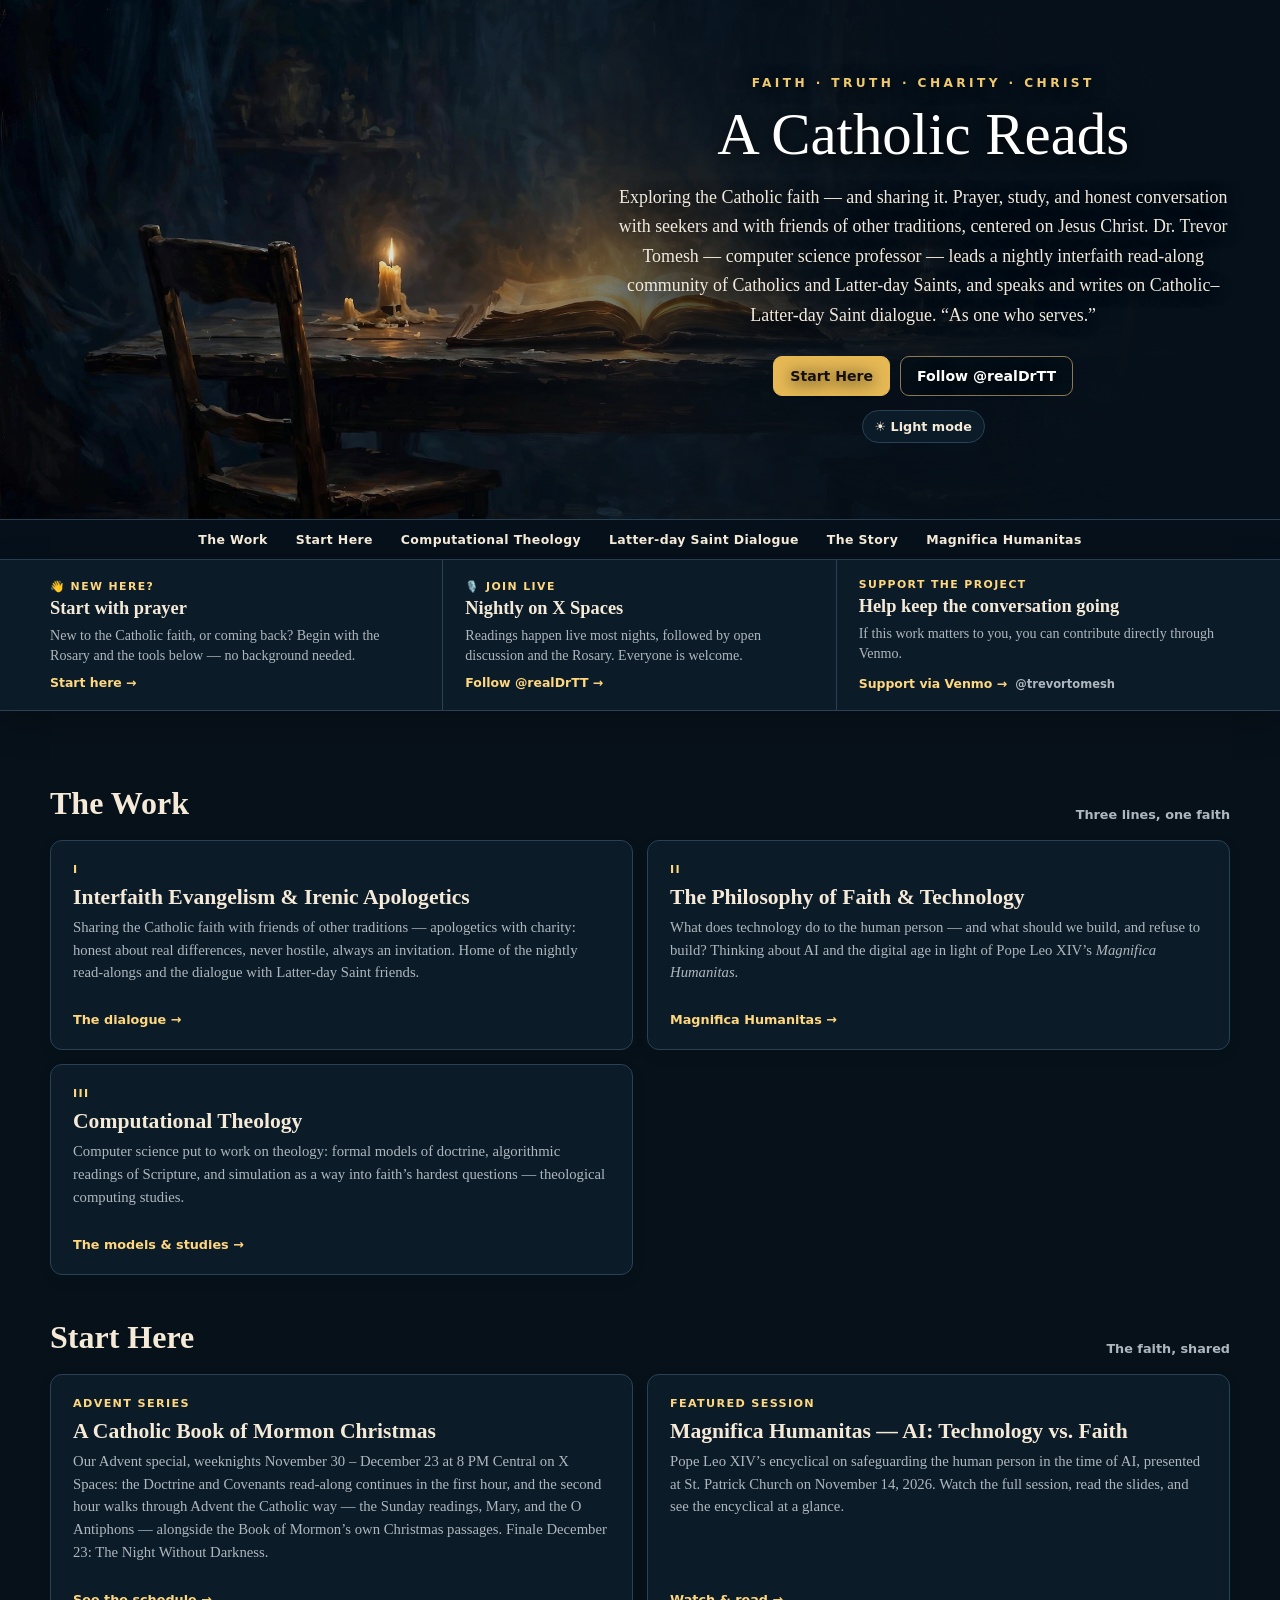
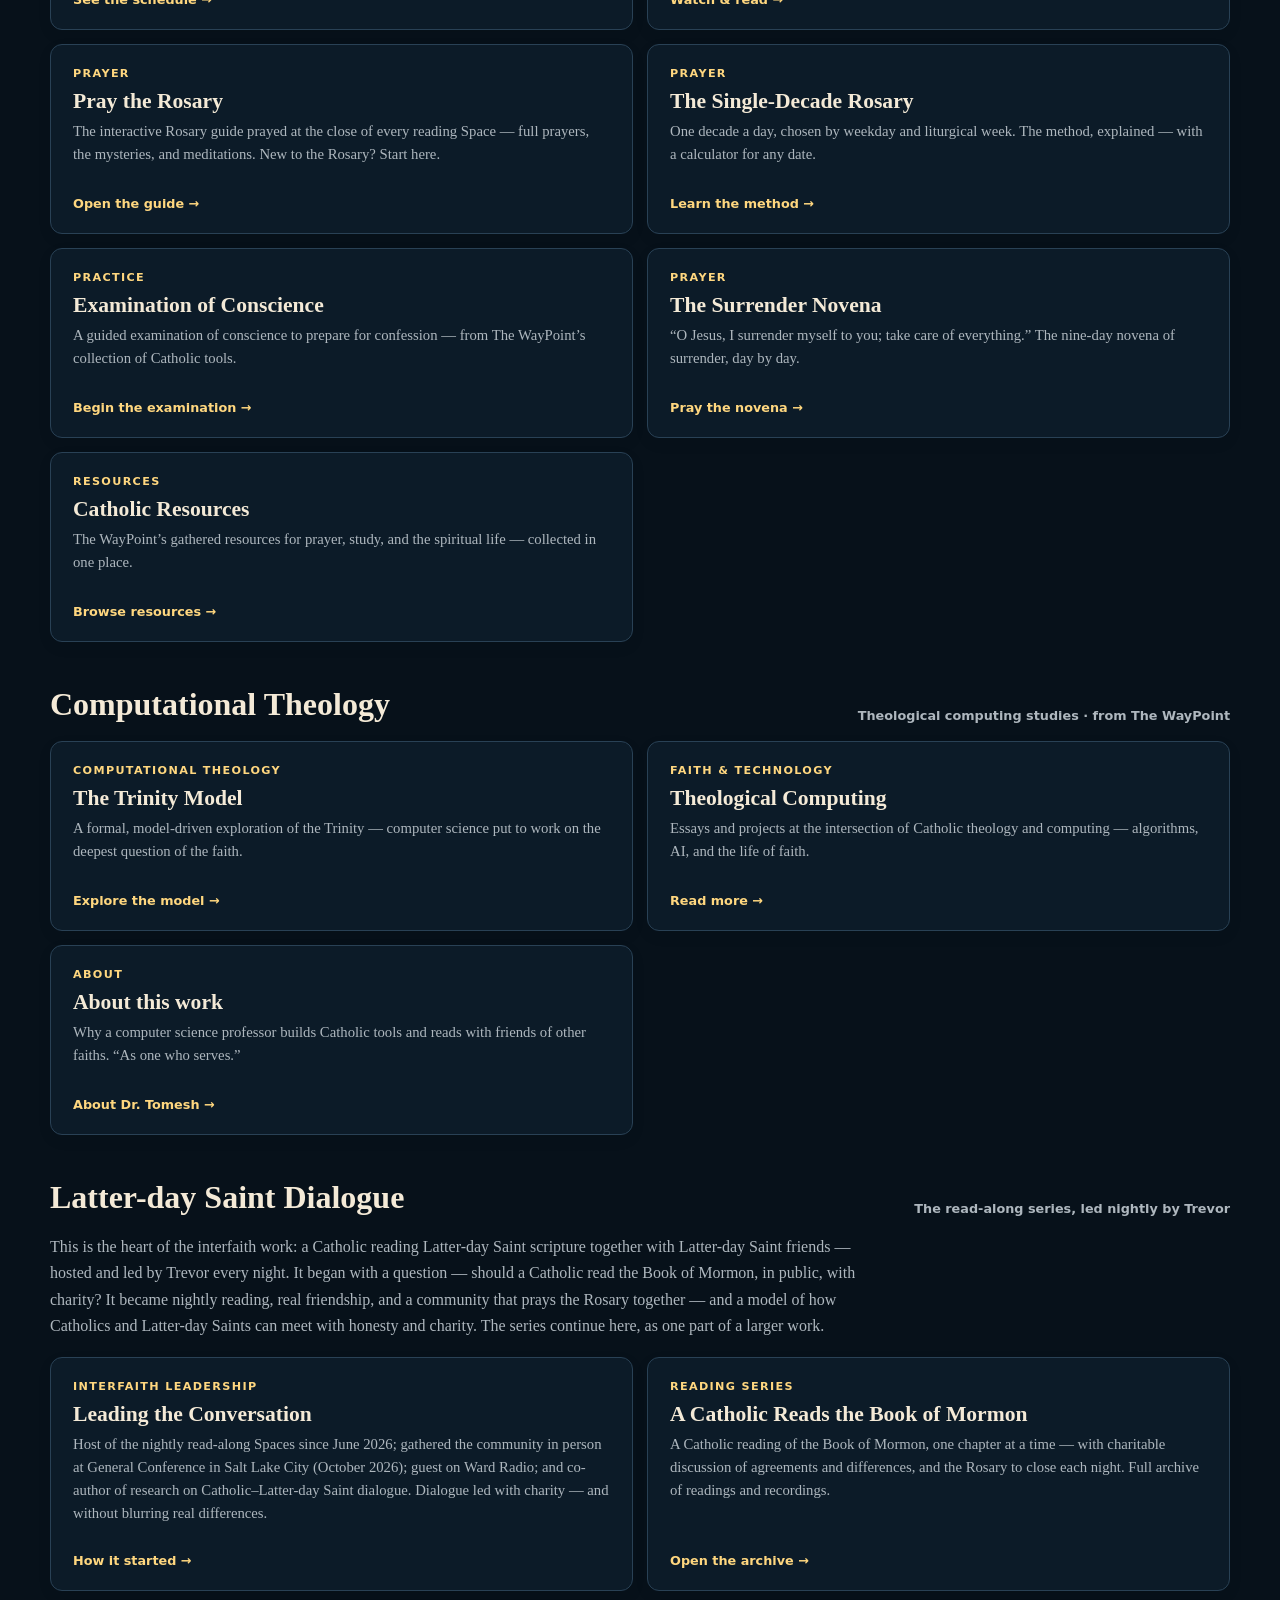
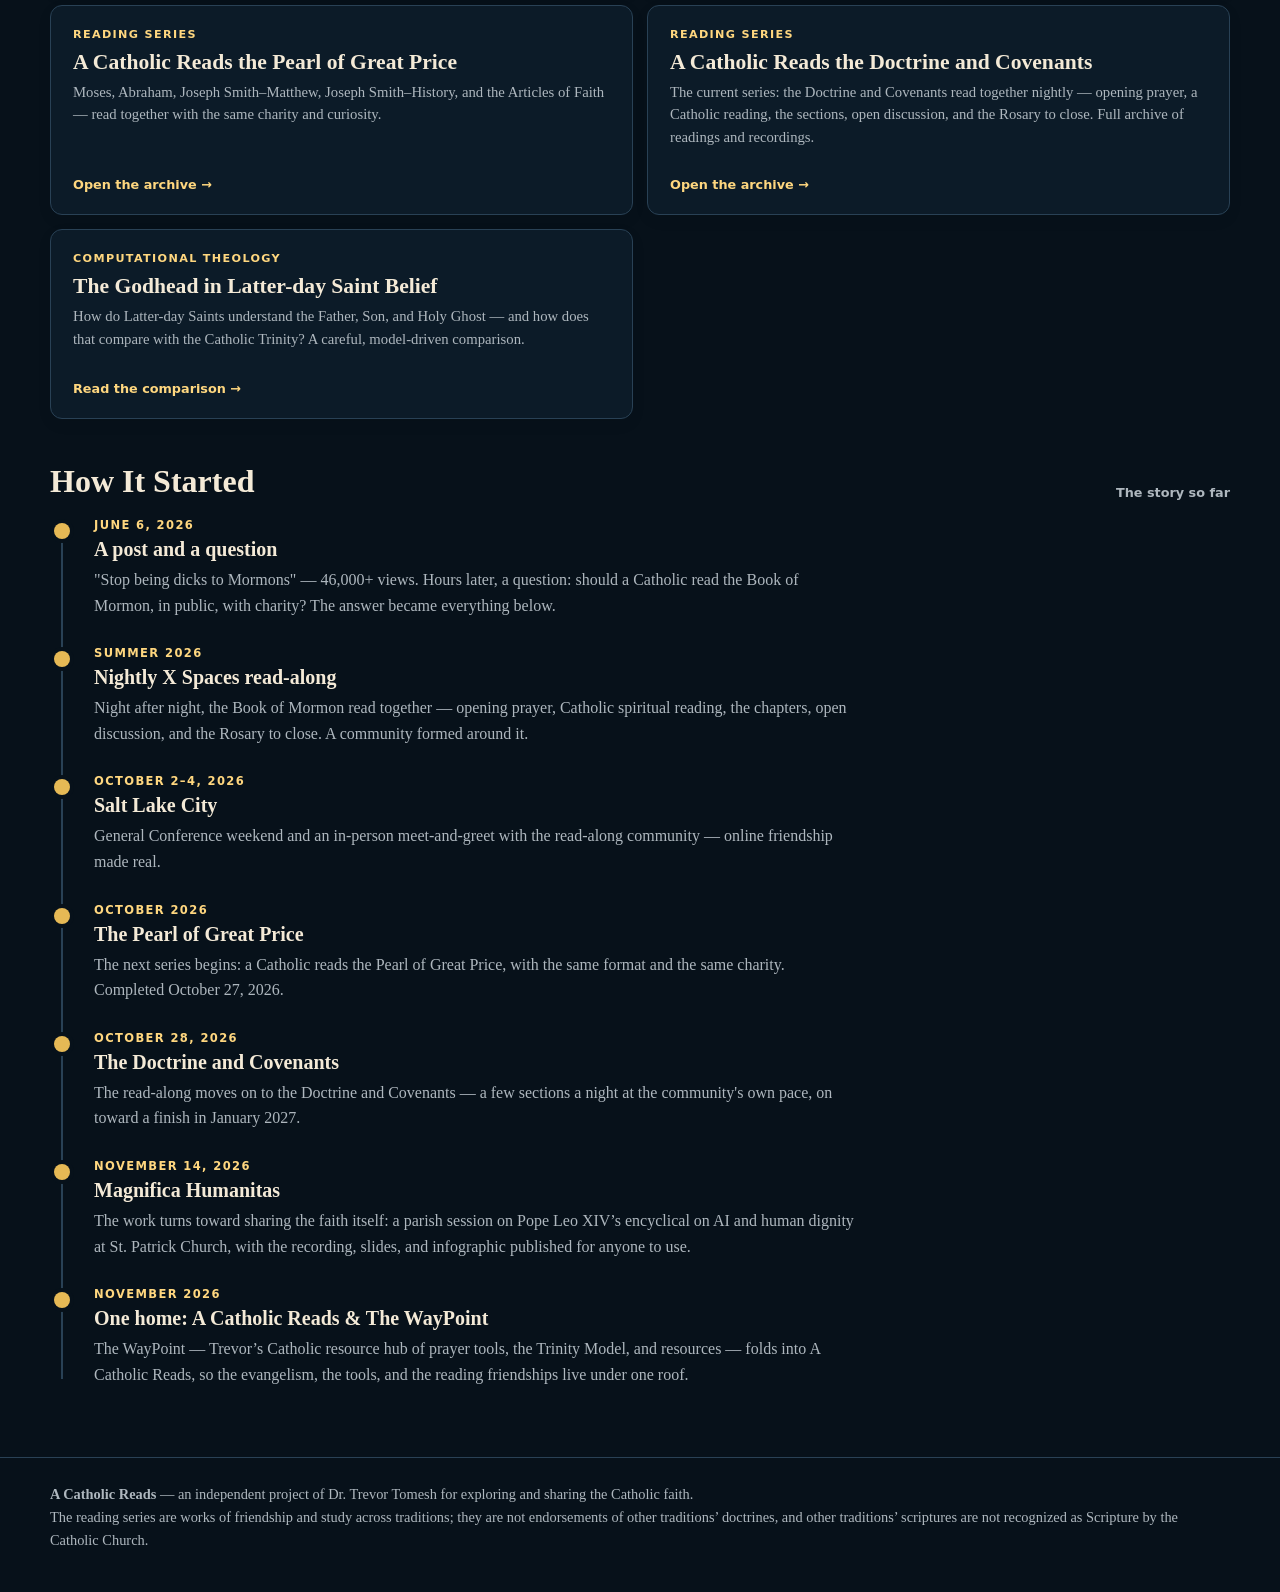
<file: index.html>
<!doctype html>
<html lang="en" data-theme="dark">
<head>
<meta charset="utf-8">
<meta name="viewport" content="width=device-width,initial-scale=1">
<meta name="description" content="A Catholic Reads — exploring the Catholic faith and sharing it: prayer tools, the Rosary, Magnifica Humanitas, computational theology, and reading with friends of other traditions.">
<meta name="theme-color" content="#07121d">
<title>A Catholic Reads</title>
<style>
:root{
 --bg:#f4efe5;--surface:#fffaf0;--surface2:#eee4d2;--ink:#2a211a;--muted:#75685d;
 --line:#d7c5a6;--wine:#6c2030;--accent:#ad7d2c;--accent2:#7d581d;--hero:#0b1723;
 --shadow:0 12px 32px rgba(49,31,20,.10);
}
html[data-theme="dark"]{
 --bg:#07111a;--surface:#0c1b28;--surface2:#102536;--ink:#f4ead7;--muted:#aeb7be;
 --line:#294155;--wine:#e6bd68;--accent:#e6b955;--accent2:#ffd77f;--hero:#06101a;
 --shadow:0 12px 32px rgba(0,0,0,.25);
}
*{box-sizing:border-box}
html{scroll-behavior:smooth}
body{margin:0;background:var(--bg);color:var(--ink);font-family:Georgia,"Times New Roman",serif;transition:background .2s,color .2s}
a{color:inherit}.shell{width:min(1180px,calc(100% - 36px));margin:auto}
.hero{position:relative;isolation:isolate;overflow:hidden;min-height:520px;background:var(--hero);display:flex;align-items:center;border-bottom:1px solid var(--line)}
.hero::before{content:"";position:absolute;inset:0;z-index:-2;background:url("header.jpg") left center/cover no-repeat}
.hero::after{content:"";position:absolute;inset:0;z-index:-1;background:linear-gradient(90deg,rgba(6,16,26,0) 0%,rgba(6,16,26,.10) 30%,rgba(6,16,26,.68) 53%,rgba(6,16,26,.94) 72%,#06101a 100%)}
.hero-content{width:52%;margin-left:auto;padding:64px 0;text-align:center;color:#fff;text-shadow:0 2px 16px #000}
.kicker{font:700 .76rem system-ui,sans-serif;text-transform:uppercase;letter-spacing:.28em;color:#f0c96d}
h1{font-size:clamp(2.4rem,4.6vw,4.4rem);line-height:1.02;margin:15px 0 18px;font-weight:500}
.hero p{font-size:1.12rem;line-height:1.65;color:#f1e9dc;margin:0 auto;max-width:650px}
.hero-actions{display:flex;justify-content:center;gap:10px;flex-wrap:wrap;margin-top:26px}
.btn{display:inline-flex;align-items:center;justify-content:center;gap:8px;padding:11px 16px;border-radius:9px;text-decoration:none;font:750 .88rem system-ui,sans-serif;border:1px solid var(--line);background:var(--surface);color:var(--ink)}
.btn.gold{background:var(--accent);border-color:var(--accent);color:#171009}
.btn.ghost{background:rgba(5,14,23,.58);color:#fff;border-color:#8d7955}
.theme{border:1px solid var(--line);background:var(--surface);color:var(--ink);border-radius:999px;padding:8px 12px;cursor:pointer;font:700 .8rem system-ui,sans-serif}

.site-nav{background:var(--hero);border-bottom:1px solid var(--line)}
.site-nav-inner{display:flex;justify-content:center;gap:28px;flex-wrap:wrap;padding:12px 0}
.site-nav a{color:#f4ead7;text-decoration:none;font:750 .78rem system-ui,sans-serif;letter-spacing:.03em}
.site-nav a:hover{color:#ffd77f}

main{padding:30px 0 70px}
.info-bar{background:var(--surface);border-bottom:1px solid var(--line);box-shadow:var(--shadow)}
.info-bar-inner{width:min(1180px,calc(100% - 36px));margin:auto;display:grid;grid-template-columns:repeat(3,1fr)}
.info-item{padding:18px 22px;border-right:1px solid var(--line);display:flex;flex-direction:column;justify-content:center;min-height:145px}
.info-item:first-child{padding-left:0}.info-item:last-child{border-right:0;padding-right:0}
.info-label{font:800 .68rem system-ui,sans-serif;text-transform:uppercase;letter-spacing:.13em;color:var(--accent2);margin-bottom:5px}
.info-item h2{font-size:1.15rem;margin:0 0 6px}.info-item p{font-size:.88rem;line-height:1.45;color:var(--muted);margin:0 0 10px}
.info-link{font:800 .78rem system-ui,sans-serif;color:var(--accent2);text-decoration:none}.info-link:hover{text-decoration:underline}
.info-handle{font:650 .72rem system-ui,sans-serif;color:var(--muted);margin-left:8px}

.section-title{display:flex;align-items:end;justify-content:space-between;gap:16px;margin:44px 0 18px}
.section-title h2{margin:0;font-size:2rem}.section-title span{color:var(--muted);font:650 .8rem system-ui,sans-serif}
.grid{display:grid;grid-template-columns:repeat(2,1fr);gap:14px}
.card{background:var(--surface);border:1px solid var(--line);border-radius:12px;padding:22px;min-height:190px;display:flex;flex-direction:column;box-shadow:0 5px 15px rgba(0,0,0,.06);text-decoration:none;transition:border-color .15s,transform .15s}
a.card:hover{border-color:var(--accent);transform:translateY(-2px)}
.card .book{font:800 .7rem system-ui,sans-serif;text-transform:uppercase;letter-spacing:.12em;color:var(--accent2)}
.card h3{margin:9px 0 6px;font-size:1.35rem}
.card p{font-size:.92rem;line-height:1.55;color:var(--muted);margin:0 0 14px}
.card .go{margin-top:auto;padding-top:14px;font:750 .8rem system-ui,sans-serif;color:var(--accent2)}

.timeline{position:relative;margin:8px 0 0;padding:0;list-style:none}
.timeline::before{content:"";position:absolute;left:11px;top:8px;bottom:8px;width:2px;background:var(--line)}
.timeline li{position:relative;padding:0 0 28px 44px}
.timeline li:last-child{padding-bottom:0}
.timeline li::before{content:"";position:absolute;left:4px;top:5px;width:16px;height:16px;border-radius:50%;background:var(--accent);box-shadow:0 0 0 4px var(--bg)}
.timeline .when{font:800 .72rem system-ui,sans-serif;text-transform:uppercase;letter-spacing:.12em;color:var(--accent2)}
.timeline h3{margin:6px 0 6px;font-size:1.25rem}
.timeline p{margin:0;color:var(--muted);line-height:1.6;max-width:760px}

footer{border-top:1px solid var(--line);padding:25px 0 40px;color:var(--muted);font-size:.9rem;line-height:1.6}
@media(max-width:850px){.info-bar-inner{grid-template-columns:1fr}.info-item,.info-item:first-child,.info-item:last-child{padding:16px 0;border-right:0;border-bottom:1px solid var(--line);min-height:0}.info-item:last-child{border-bottom:0}.hero::before{background-position:30% center}.hero-content{width:60%}.grid{grid-template-columns:1fr}}
@media(max-width:620px){.site-nav-inner{gap:16px}.hero{min-height:650px;align-items:end}.hero::before{background-position:center top}.hero::after{background:linear-gradient(180deg,rgba(6,16,26,.08) 0%,rgba(6,16,26,.28) 42%,rgba(6,16,26,.94) 72%,#06101a 100%)}.hero-content{width:100%;padding:260px 0 42px}}
</style>
</head>
<body>
<header class="hero">
 <div class="shell"><div class="hero-content">
  <div class="kicker">Faith · Truth · Charity · Christ</div>
  <h1>A Catholic Reads</h1>
  <p>Exploring the Catholic faith — and sharing it. Prayer, study, and honest conversation with seekers and with friends of other traditions, centered on Jesus Christ. Dr. Trevor Tomesh — computer science professor — leads a nightly interfaith read-along community of Catholics and Latter-day Saints, and speaks and writes on Catholic–Latter-day Saint dialogue. “As one who serves.”</p>
  <div class="hero-actions"><a class="btn gold" href="#start">Start Here</a><a class="btn ghost" href="https://x.com/realDrTT" target="_blank" rel="noopener">Follow @realDrTT</a></div>
  <button id="theme" class="theme" style="margin-top:14px" aria-label="Toggle color theme">☀ Light mode</button>
 </div></div>
</header>

<nav class="site-nav" aria-label="Site navigation">
  <div class="shell site-nav-inner">
    <a href="#work">The Work</a>
    <a href="#start">Start Here</a>
    <a href="#faith-tech">Computational Theology</a>
    <a href="#reading-friends">Latter-day Saint Dialogue</a>
    <a href="#timeline">The Story</a>
    <a href="https://acatholicreads.com/magnifica/">Magnifica Humanitas</a>
  </div>
</nav>

<section class="info-bar" aria-label="Project information">
 <div class="info-bar-inner">
  <div class="info-item">
   <div class="info-label">👋 New Here?</div>
   <h2>Start with prayer</h2>
   <p>New to the Catholic faith, or coming back? Begin with the Rosary and the tools below — no background needed.</p>
   <a class="info-link" href="#start">Start here →</a>
  </div>
  <div class="info-item">
   <div class="info-label">🎙️ Join Live</div>
   <h2>Nightly on X Spaces</h2>
   <p>Readings happen live most nights, followed by open discussion and the Rosary. Everyone is welcome.</p>
   <a class="info-link" href="https://x.com/realDrTT" target="_blank" rel="noopener">Follow @realDrTT →</a>
  </div>
  <div class="info-item">
   <div class="info-label">Support the Project</div>
   <h2>Help keep the conversation going</h2>
   <p>If this work matters to you, you can contribute directly through Venmo.</p>
   <div><a class="info-link" href="https://account.venmo.com/u/trevortomesh" target="_blank" rel="noopener noreferrer">Support via Venmo →</a><span class="info-handle">@trevortomesh</span></div>
  </div>
 </div>
</section>

<main class="shell">

 <section id="work">
  <div class="section-title"><h2>The Work</h2><span>Three lines, one faith</span></div>
  <div class="grid">
   <a class="card" href="#reading-friends">
    <div class="book">I</div><h3>Interfaith Evangelism &amp; Irenic Apologetics</h3>
    <p>Sharing the Catholic faith with friends of other traditions — apologetics with charity: honest about real differences, never hostile, always an invitation. Home of the nightly read-alongs and the dialogue with Latter-day Saint friends.</p>
    <div class="go">The dialogue →</div>
   </a>
   <a class="card" href="https://acatholicreads.com/magnifica/">
    <div class="book">II</div><h3>The Philosophy of Faith &amp; Technology</h3>
    <p>What does technology do to the human person — and what should we build, and refuse to build? Thinking about AI and the digital age in light of Pope Leo XIV’s <em>Magnifica Humanitas</em>.</p>
    <div class="go">Magnifica Humanitas →</div>
   </a>
   <a class="card" href="#faith-tech">
    <div class="book">III</div><h3>Computational Theology</h3>
    <p>Computer science put to work on theology: formal models of doctrine, algorithmic readings of Scripture, and simulation as a way into faith’s hardest questions — theological computing studies.</p>
    <div class="go">The models &amp; studies →</div>
   </a>
  </div>
 </section>

 <section id="start">
  <div class="section-title"><h2>Start Here</h2><span>The faith, shared</span></div>
  <div class="grid">
   <a class="card" href="https://acatholicreads.com/christmas/">
    <div class="book">Advent Series</div><h3>A Catholic Book of Mormon Christmas</h3>
    <p>Our Advent special, weeknights November 30 – December 23 at 8 PM Central on X Spaces: the Doctrine and Covenants read-along continues in the first hour, and the second hour walks through Advent the Catholic way — the Sunday readings, Mary, and the O Antiphons — alongside the Book of Mormon’s own Christmas passages. Finale December 23: The Night Without Darkness.</p>
    <div class="go">See the schedule →</div>
   </a>
   <a class="card" href="https://acatholicreads.com/magnifica/">
    <div class="book">Featured Session</div><h3>Magnifica Humanitas — AI: Technology vs. Faith</h3>
    <p>Pope Leo XIV’s encyclical on safeguarding the human person in the time of AI, presented at St. Patrick Church on November 14, 2026. Watch the full session, read the slides, and see the encyclical at a glance.</p>
    <div class="go">Watch &amp; read →</div>
   </a>
   <a class="card" href="https://acatholicreads.com/rosary/">
    <div class="book">Prayer</div><h3>Pray the Rosary</h3>
    <p>The interactive Rosary guide prayed at the close of every reading Space — full prayers, the mysteries, and meditations. New to the Rosary? Start here.</p>
    <div class="go">Open the guide →</div>
   </a>
   <a class="card" href="https://acatholicreads.com/single-decade/">
    <div class="book">Prayer</div><h3>The Single-Decade Rosary</h3>
    <p>One decade a day, chosen by weekday and liturgical week. The method, explained — with a calculator for any date.</p>
    <div class="go">Learn the method →</div>
   </a>
   <a class="card" href="https://acatholicreads.com/TheWayPoint/eoc/eoc.html">
    <div class="book">Practice</div><h3>Examination of Conscience</h3>
    <p>A guided examination of conscience to prepare for confession — from The WayPoint’s collection of Catholic tools.</p>
    <div class="go">Begin the examination →</div>
   </a>
   <a class="card" href="https://acatholicreads.com/surrender-novena/">
    <div class="book">Prayer</div><h3>The Surrender Novena</h3>
    <p>“O Jesus, I surrender myself to you; take care of everything.” The nine-day novena of surrender, day by day.</p>
    <div class="go">Pray the novena →</div>
   </a>
   <a class="card" href="https://acatholicreads.com/TheWayPoint/resources.html">
    <div class="book">Resources</div><h3>Catholic Resources</h3>
    <p>The WayPoint’s gathered resources for prayer, study, and the spiritual life — collected in one place.</p>
    <div class="go">Browse resources →</div>
   </a>
  </div>
 </section>

 <section id="faith-tech">
  <div class="section-title"><h2>Computational Theology</h2><span>Theological computing studies · from The WayPoint</span></div>
  <div class="grid">
   <a class="card" href="https://acatholicreads.com/TrinityModel/">
    <div class="book">Computational Theology</div><h3>The Trinity Model</h3>
    <p>A formal, model-driven exploration of the Trinity — computer science put to work on the deepest question of the faith.</p>
    <div class="go">Explore the model →</div>
   </a>
   <a class="card" href="https://acatholicreads.com/TheWayPoint/theological-computing.html">
    <div class="book">Faith &amp; Technology</div><h3>Theological Computing</h3>
    <p>Essays and projects at the intersection of Catholic theology and computing — algorithms, AI, and the life of faith.</p>
    <div class="go">Read more →</div>
   </a>
   <a class="card" href="https://acatholicreads.com/about/">
    <div class="book">About</div><h3>About this work</h3>
    <p>Why a computer science professor builds Catholic tools and reads with friends of other faiths. “As one who serves.”</p>
    <div class="go">About Dr. Tomesh →</div>
   </a>
  </div>
 </section>

 <section id="reading-friends">
  <div class="section-title"><h2>Latter-day Saint Dialogue</h2><span>The read-along series, led nightly by Trevor</span></div>
  <p style="color:var(--muted);line-height:1.65;max-width:820px;margin:0 0 18px">This is the heart of the interfaith work: a Catholic reading Latter-day Saint scripture together with Latter-day Saint friends — hosted and led by Trevor every night. It began with a question — should a Catholic read the Book of Mormon, in public, with charity? It became nightly reading, real friendship, and a community that prays the Rosary together — and a model of how Catholics and Latter-day Saints can meet with honesty and charity. The series continue here, as one part of a larger work.</p>
  <div class="grid">
   <a class="card" href="#timeline">
    <div class="book">Interfaith Leadership</div><h3>Leading the Conversation</h3>
    <p>Host of the nightly read-along Spaces since June 2026; gathered the community in person at General Conference in Salt Lake City (October 2026); guest on Ward Radio; and co-author of research on Catholic–Latter-day Saint dialogue. Dialogue led with charity — and without blurring real differences.</p>
    <div class="go">How it started →</div>
   </a>
   <a class="card" href="https://acatholicreads.com/bom/">
    <div class="book">Reading Series</div><h3>A Catholic Reads the Book of Mormon</h3>
    <p>A Catholic reading of the Book of Mormon, one chapter at a time — with charitable discussion of agreements and differences, and the Rosary to close each night. Full archive of readings and recordings.</p>
    <div class="go">Open the archive →</div>
   </a>
   <a class="card" href="https://acatholicreads.com/pgp/">
    <div class="book">Reading Series</div><h3>A Catholic Reads the Pearl of Great Price</h3>
    <p>Moses, Abraham, Joseph Smith–Matthew, Joseph Smith–History, and the Articles of Faith — read together with the same charity and curiosity.</p>
    <div class="go">Open the archive →</div>
   </a>
   <a class="card" href="https://acatholicreads.com/dc/">
    <div class="book">Reading Series</div><h3>A Catholic Reads the Doctrine and Covenants</h3>
    <p>The current series: the Doctrine and Covenants read together nightly — opening prayer, a Catholic reading, the sections, open discussion, and the Rosary to close. Full archive of readings and recordings.</p>
    <div class="go">Open the archive →</div>
   </a>
   <a class="card" href="https://acatholicreads.com/TrinityModel/lds-godhead.html">
    <div class="book">Computational Theology</div><h3>The Godhead in Latter-day Saint Belief</h3>
    <p>How do Latter-day Saints understand the Father, Son, and Holy Ghost — and how does that compare with the Catholic Trinity? A careful, model-driven comparison.</p>
    <div class="go">Read the comparison →</div>
   </a>
  </div>
 </section>

 <section id="timeline">
  <div class="section-title"><h2>How It Started</h2><span>The story so far</span></div>
  <ol class="timeline">
   <li>
    <div class="when">June 6, 2026</div><h3>A post and a question</h3>
    <p>"Stop being dicks to Mormons" — 46,000+ views. Hours later, a question: should a Catholic read the Book of Mormon, in public, with charity? The answer became everything below.</p>
   </li>
   <li>
    <div class="when">Summer 2026</div><h3>Nightly X Spaces read-along</h3>
    <p>Night after night, the Book of Mormon read together — opening prayer, Catholic spiritual reading, the chapters, open discussion, and the Rosary to close. A community formed around it.</p>
   </li>
   <li>
    <div class="when">October 2–4, 2026</div><h3>Salt Lake City</h3>
    <p>General Conference weekend and an in-person meet-and-greet with the read-along community — online friendship made real.</p>
   </li>
   <li>
    <div class="when">October 2026</div><h3>The Pearl of Great Price</h3>
    <p>The next series begins: a Catholic reads the Pearl of Great Price, with the same format and the same charity. Completed October 27, 2026.</p>
   </li>
   <li>
    <div class="when">October 28, 2026</div><h3>The Doctrine and Covenants</h3>
    <p>The read-along moves on to the Doctrine and Covenants — a few sections a night at the community's own pace, on toward a finish in January 2027.</p>
   </li>
  
   <li>
    <div class="when">November 14, 2026</div><h3>Magnifica Humanitas</h3>
    <p>The work turns toward sharing the faith itself: a parish session on Pope Leo XIV’s encyclical on AI and human dignity at St. Patrick Church, with the recording, slides, and infographic published for anyone to use.</p>
   </li>
   <li>
    <div class="when">November 2026</div><h3>One home: A Catholic Reads &amp; The WayPoint</h3>
    <p>The WayPoint — Trevor’s Catholic resource hub of prayer tools, the Trinity Model, and resources — folds into A Catholic Reads, so the evangelism, the tools, and the reading friendships live under one roof.</p>
   </li>
  </ol>
 </section>

</main>

<footer><div class="shell"><strong>A Catholic Reads</strong> — an independent project of Dr. Trevor Tomesh for exploring and sharing the Catholic faith.<br>
The reading series are works of friendship and study across traditions; they are not endorsements of other traditions’ doctrines, and other traditions’ scriptures are not recognized as Scripture by the Catholic Church.</div></footer>

<script>
const $=s=>document.querySelector(s), root=document.documentElement;
const saved=localStorage.getItem("theme");
if(saved) root.dataset.theme=saved;
function themeLabel(){ $("#theme").textContent=root.dataset.theme==="dark"?"☀ Light mode":"☾ Dark mode"; }
themeLabel();
$("#theme").onclick=()=>{root.dataset.theme=root.dataset.theme==="dark"?"light":"dark";localStorage.setItem("theme",root.dataset.theme);themeLabel();};
</script>
</body></html>
</file>
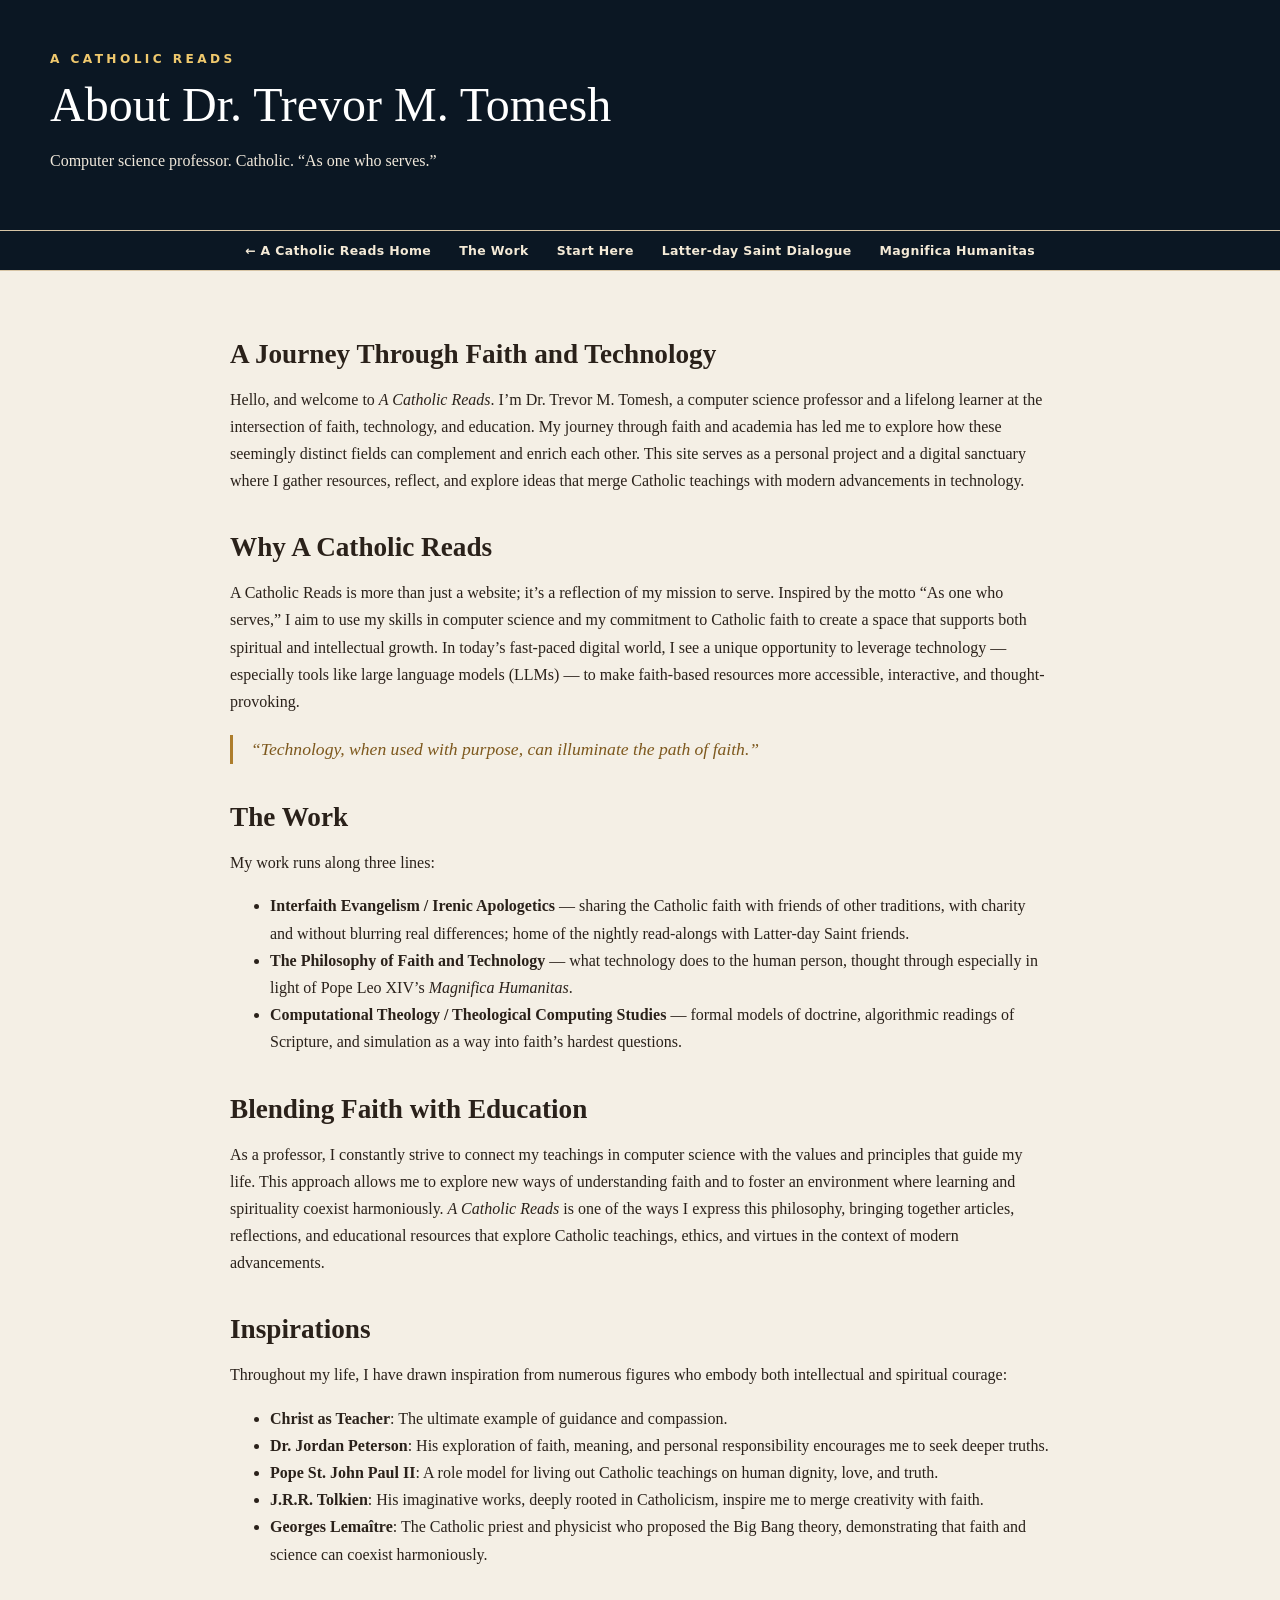
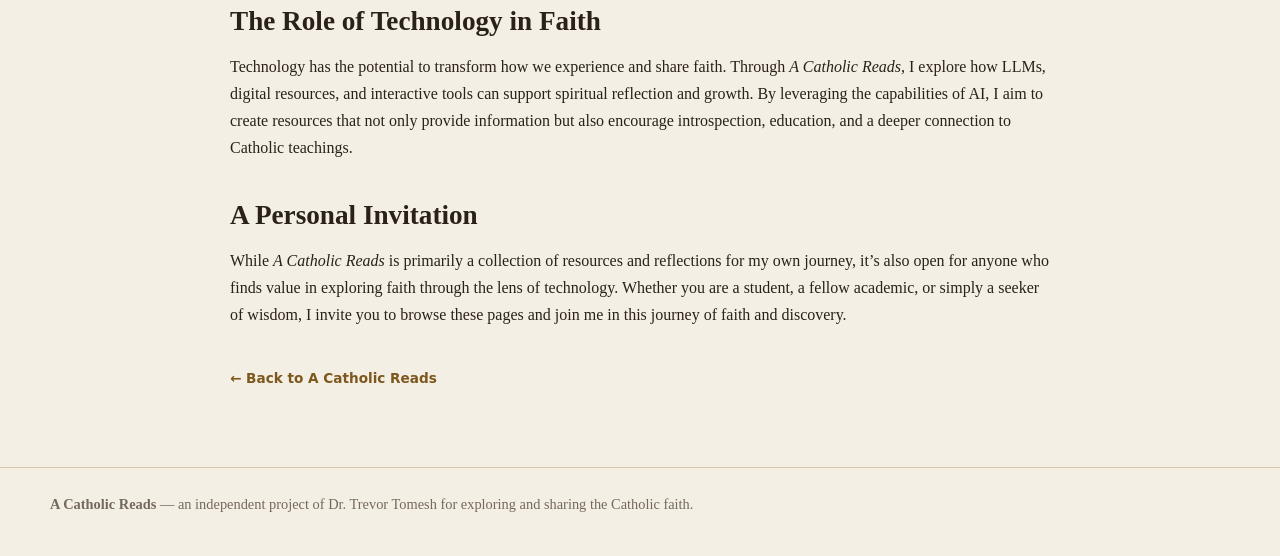
<file: about/index.html>
<!doctype html>
<html lang="en" data-theme="light">
<head>
<meta charset="utf-8">
<meta name="viewport" content="width=device-width,initial-scale=1">
<meta name="description" content="About Dr. Trevor M. Tomesh — computer science professor working in interfaith evangelism, the philosophy of faith and technology, and computational theology.">
<title>About — A Catholic Reads</title>
<style>
:root{
 --bg:#f4efe5;--surface:#fffaf0;--surface2:#eee4d2;--ink:#2a211a;--muted:#75685d;
 --line:#d7c5a6;--wine:#6c2030;--accent:#ad7d2c;--accent2:#7d581d;--hero:#0b1723;
 --shadow:0 12px 32px rgba(49,31,20,.10);
}
html[data-theme="dark"]{
 --bg:#07111a;--surface:#0c1b28;--surface2:#102536;--ink:#f4ead7;--muted:#aeb7be;
 --line:#294155;--wine:#e6bd68;--accent:#e6b955;--accent2:#ffd77f;--hero:#06101a;
 --shadow:0 12px 32px rgba(0,0,0,.25);
}
*{box-sizing:border-box}
html{scroll-behavior:smooth}
body{margin:0;background:var(--bg);color:var(--ink);font-family:Georgia,"Times New Roman",serif;transition:background .2s,color .2s}
a{color:inherit}.shell{width:min(1180px,calc(100% - 36px));margin:auto}
.hero{position:relative;isolation:isolate;overflow:hidden;min-height:520px;background:var(--hero);display:flex;align-items:center;border-bottom:1px solid var(--line)}
.hero::before{content:"";position:absolute;inset:0;z-index:-2;background:url("header.jpg") left center/cover no-repeat}
.hero::after{content:"";position:absolute;inset:0;z-index:-1;background:linear-gradient(90deg,rgba(6,16,26,0) 0%,rgba(6,16,26,.10) 30%,rgba(6,16,26,.68) 53%,rgba(6,16,26,.94) 72%,#06101a 100%)}
.hero-content{width:52%;margin-left:auto;padding:64px 0;text-align:center;color:#fff;text-shadow:0 2px 16px #000}
.kicker{font:700 .76rem system-ui,sans-serif;text-transform:uppercase;letter-spacing:.28em;color:#f0c96d}
h1{font-size:clamp(2.4rem,4.6vw,4.4rem);line-height:1.02;margin:15px 0 18px;font-weight:500}
.hero p{font-size:1.12rem;line-height:1.65;color:#f1e9dc;margin:0 auto;max-width:650px}
.hero-actions{display:flex;justify-content:center;gap:10px;flex-wrap:wrap;margin-top:26px}
.btn{display:inline-flex;align-items:center;justify-content:center;gap:8px;padding:11px 16px;border-radius:9px;text-decoration:none;font:750 .88rem system-ui,sans-serif;border:1px solid var(--line);background:var(--surface);color:var(--ink)}
.btn.gold{background:var(--accent);border-color:var(--accent);color:#171009}
.btn.ghost{background:rgba(5,14,23,.58);color:#fff;border-color:#8d7955}
.theme{border:1px solid var(--line);background:var(--surface);color:var(--ink);border-radius:999px;padding:8px 12px;cursor:pointer;font:700 .8rem system-ui,sans-serif}

.site-nav{background:var(--hero);border-bottom:1px solid var(--line)}
.site-nav-inner{display:flex;justify-content:center;gap:28px;flex-wrap:wrap;padding:12px 0}
.site-nav a{color:#f4ead7;text-decoration:none;font:750 .78rem system-ui,sans-serif;letter-spacing:.03em}
.site-nav a:hover{color:#ffd77f}

main{padding:30px 0 70px}
.info-bar{background:var(--surface);border-bottom:1px solid var(--line);box-shadow:var(--shadow)}
.info-bar-inner{width:min(1180px,calc(100% - 36px));margin:auto;display:grid;grid-template-columns:repeat(3,1fr)}
.info-item{padding:18px 22px;border-right:1px solid var(--line);display:flex;flex-direction:column;justify-content:center;min-height:145px}
.info-item:first-child{padding-left:0}.info-item:last-child{border-right:0;padding-right:0}
.info-label{font:800 .68rem system-ui,sans-serif;text-transform:uppercase;letter-spacing:.13em;color:var(--accent2);margin-bottom:5px}
.info-item h2{font-size:1.15rem;margin:0 0 6px}.info-item p{font-size:.88rem;line-height:1.45;color:var(--muted);margin:0 0 10px}
.info-link{font:800 .78rem system-ui,sans-serif;color:var(--accent2);text-decoration:none}.info-link:hover{text-decoration:underline}
.info-handle{font:650 .72rem system-ui,sans-serif;color:var(--muted);margin-left:8px}

.section-title{display:flex;align-items:end;justify-content:space-between;gap:16px;margin:44px 0 18px}
.section-title h2{margin:0;font-size:2rem}.section-title span{color:var(--muted);font:650 .8rem system-ui,sans-serif}
.grid{display:grid;grid-template-columns:repeat(2,1fr);gap:14px}
.card{background:var(--surface);border:1px solid var(--line);border-radius:12px;padding:22px;min-height:190px;display:flex;flex-direction:column;box-shadow:0 5px 15px rgba(0,0,0,.06);text-decoration:none;transition:border-color .15s,transform .15s}
a.card:hover{border-color:var(--accent);transform:translateY(-2px)}
.card .book{font:800 .7rem system-ui,sans-serif;text-transform:uppercase;letter-spacing:.12em;color:var(--accent2)}
.card h3{margin:9px 0 6px;font-size:1.35rem}
.card p{font-size:.92rem;line-height:1.55;color:var(--muted);margin:0 0 14px}
.card .go{margin-top:auto;padding-top:14px;font:750 .8rem system-ui,sans-serif;color:var(--accent2)}

.timeline{position:relative;margin:8px 0 0;padding:0;list-style:none}
.timeline::before{content:"";position:absolute;left:11px;top:8px;bottom:8px;width:2px;background:var(--line)}
.timeline li{position:relative;padding:0 0 28px 44px}
.timeline li:last-child{padding-bottom:0}
.timeline li::before{content:"";position:absolute;left:4px;top:5px;width:16px;height:16px;border-radius:50%;background:var(--accent);box-shadow:0 0 0 4px var(--bg)}
.timeline .when{font:800 .72rem system-ui,sans-serif;text-transform:uppercase;letter-spacing:.12em;color:var(--accent2)}
.timeline h3{margin:6px 0 6px;font-size:1.25rem}
.timeline p{margin:0;color:var(--muted);line-height:1.6;max-width:760px}

footer{border-top:1px solid var(--line);padding:25px 0 40px;color:var(--muted);font-size:.9rem;line-height:1.6}
@media(max-width:850px){.info-bar-inner{grid-template-columns:1fr}.info-item,.info-item:first-child,.info-item:last-child{padding:16px 0;border-right:0;border-bottom:1px solid var(--line);min-height:0}.info-item:last-child{border-bottom:0}.hero::before{background-position:30% center}.hero-content{width:60%}.grid{grid-template-columns:1fr}}
@media(max-width:620px){.site-nav-inner{gap:16px}.hero{min-height:650px;align-items:end}.hero::before{background-position:center top}.hero::after{background:linear-gradient(180deg,rgba(6,16,26,.08) 0%,rgba(6,16,26,.28) 42%,rgba(6,16,26,.94) 72%,#06101a 100%)}.hero-content{width:100%;padding:260px 0 42px}}

.about-wrap{max-width:820px}
.about-wrap h2{font-size:1.7rem;margin:38px 0 10px}
.about-wrap p{line-height:1.7;color:var(--ink)}
.about-wrap ul{line-height:1.7}
.about-wrap blockquote{border-left:3px solid var(--accent);margin:20px 0;padding:4px 0 4px 18px;font-style:italic;color:var(--accent2);font-size:1.1rem}
.page-hero{background:var(--hero);color:#f4ead7;padding:52px 0 40px;border-bottom:1px solid var(--line)}
.page-hero h1{color:#fff;font-size:clamp(2rem,4vw,3rem)}
.page-hero .kicker{font:700 .76rem system-ui,sans-serif;text-transform:uppercase;letter-spacing:.28em;color:#f0c96d}
.backlink{font:750 .85rem system-ui,sans-serif;color:var(--accent2);text-decoration:none}
</style>
</head>
<body>
<header class="page-hero">
 <div class="shell">
  <div class="kicker">A Catholic Reads</div>
  <h1>About Dr. Trevor M. Tomesh</h1>
  <p style="color:#f1e9dc;max-width:640px;line-height:1.6">Computer science professor. Catholic. “As one who serves.”</p>
 </div>
</header>
<nav class="site-nav" aria-label="Site navigation">
  <div class="shell site-nav-inner">
    <a href="https://acatholicreads.com/">← A Catholic Reads Home</a>
    <a href="https://acatholicreads.com/#work">The Work</a>
    <a href="https://acatholicreads.com/#start">Start Here</a>
    <a href="https://acatholicreads.com/#reading-friends">Latter-day Saint Dialogue</a>
    <a href="https://acatholicreads.com/magnifica/">Magnifica Humanitas</a>
  </div>
</nav>
<main class="shell about-wrap" style="padding-bottom:60px">

<h2>A Journey Through Faith and Technology</h2>
<p>Hello, and welcome to <em>A Catholic Reads</em>. I’m Dr. Trevor M. Tomesh, a computer science professor and a lifelong learner at the intersection of faith, technology, and education. My journey through faith and academia has led me to explore how these seemingly distinct fields can complement and enrich each other. This site serves as a personal project and a digital sanctuary where I gather resources, reflect, and explore ideas that merge Catholic teachings with modern advancements in technology.</p>

<h2>Why A Catholic Reads</h2>
<p>A Catholic Reads is more than just a website; it’s a reflection of my mission to serve. Inspired by the motto “As one who serves,” I aim to use my skills in computer science and my commitment to Catholic faith to create a space that supports both spiritual and intellectual growth. In today’s fast-paced digital world, I see a unique opportunity to leverage technology — especially tools like large language models (LLMs) — to make faith-based resources more accessible, interactive, and thought-provoking.</p>
<blockquote>“Technology, when used with purpose, can illuminate the path of faith.”</blockquote>

<h2>The Work</h2>
<p>My work runs along three lines:</p>
<ul>
<li><strong>Interfaith Evangelism / Irenic Apologetics</strong> — sharing the Catholic faith with friends of other traditions, with charity and without blurring real differences; home of the nightly read-alongs with Latter-day Saint friends.</li>
<li><strong>The Philosophy of Faith and Technology</strong> — what technology does to the human person, thought through especially in light of Pope Leo XIV’s <em>Magnifica Humanitas</em>.</li>
<li><strong>Computational Theology / Theological Computing Studies</strong> — formal models of doctrine, algorithmic readings of Scripture, and simulation as a way into faith’s hardest questions.</li>
</ul>

<h2>Blending Faith with Education</h2>
<p>As a professor, I constantly strive to connect my teachings in computer science with the values and principles that guide my life. This approach allows me to explore new ways of understanding faith and to foster an environment where learning and spirituality coexist harmoniously. <em>A Catholic Reads</em> is one of the ways I express this philosophy, bringing together articles, reflections, and educational resources that explore Catholic teachings, ethics, and virtues in the context of modern advancements.</p>

<h2>Inspirations</h2>
<p>Throughout my life, I have drawn inspiration from numerous figures who embody both intellectual and spiritual courage:</p>
<ul>
<li><strong>Christ as Teacher</strong>: The ultimate example of guidance and compassion.</li>
<li><strong>Dr. Jordan Peterson</strong>: His exploration of faith, meaning, and personal responsibility encourages me to seek deeper truths.</li>
<li><strong>Pope St. John Paul II</strong>: A role model for living out Catholic teachings on human dignity, love, and truth.</li>
<li><strong>J.R.R. Tolkien</strong>: His imaginative works, deeply rooted in Catholicism, inspire me to merge creativity with faith.</li>
<li><strong>Georges Lemaître</strong>: The Catholic priest and physicist who proposed the Big Bang theory, demonstrating that faith and science can coexist harmoniously.</li>
</ul>

<h2>The Role of Technology in Faith</h2>
<p>Technology has the potential to transform how we experience and share faith. Through <em>A Catholic Reads</em>, I explore how LLMs, digital resources, and interactive tools can support spiritual reflection and growth. By leveraging the capabilities of AI, I aim to create resources that not only provide information but also encourage introspection, education, and a deeper connection to Catholic teachings.</p>

<h2>A Personal Invitation</h2>
<p>While <em>A Catholic Reads</em> is primarily a collection of resources and reflections for my own journey, it’s also open for anyone who finds value in exploring faith through the lens of technology. Whether you are a student, a fellow academic, or simply a seeker of wisdom, I invite you to browse these pages and join me in this journey of faith and discovery.</p>

<p style="margin-top:36px"><a class="backlink" href="https://acatholicreads.com/">← Back to A Catholic Reads</a></p>
</main>
<footer><div class="shell"><strong>A Catholic Reads</strong> — an independent project of Dr. Trevor Tomesh for exploring and sharing the Catholic faith.</div></footer>
</body></html>
</file>
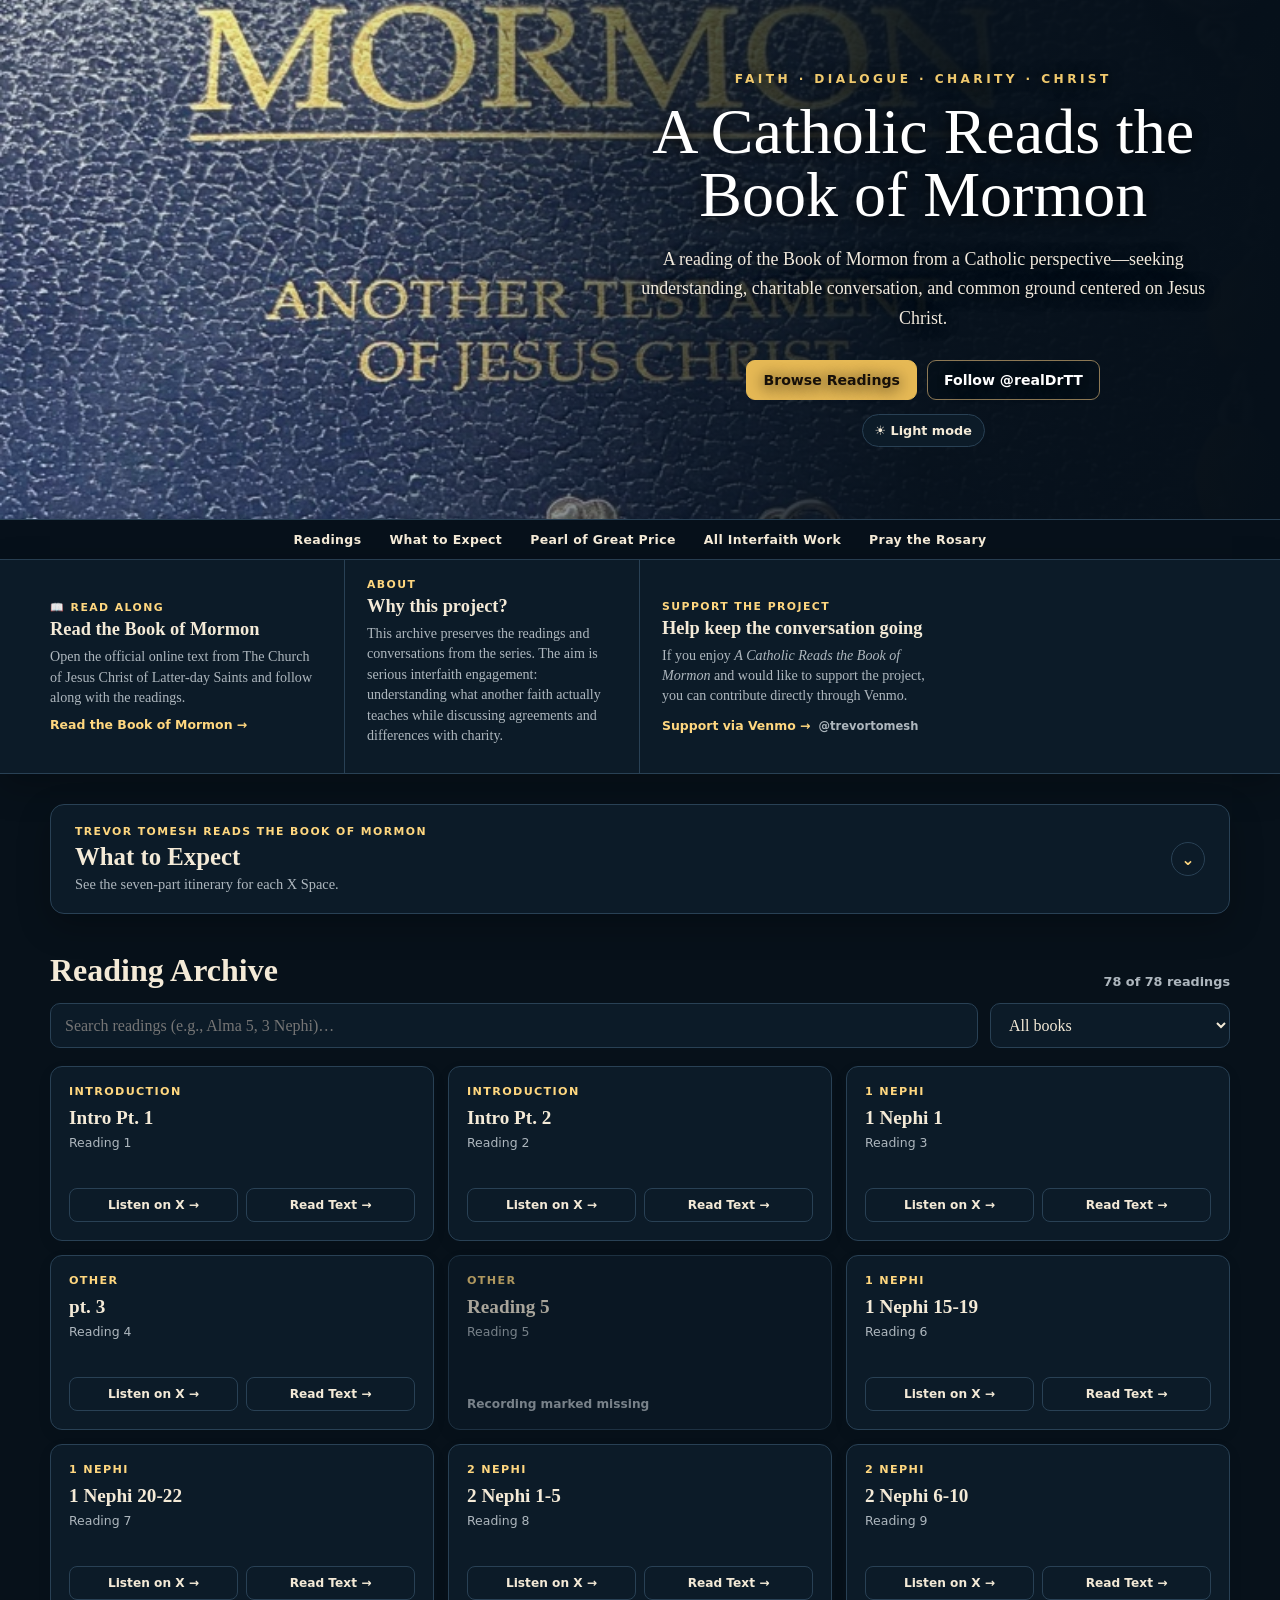
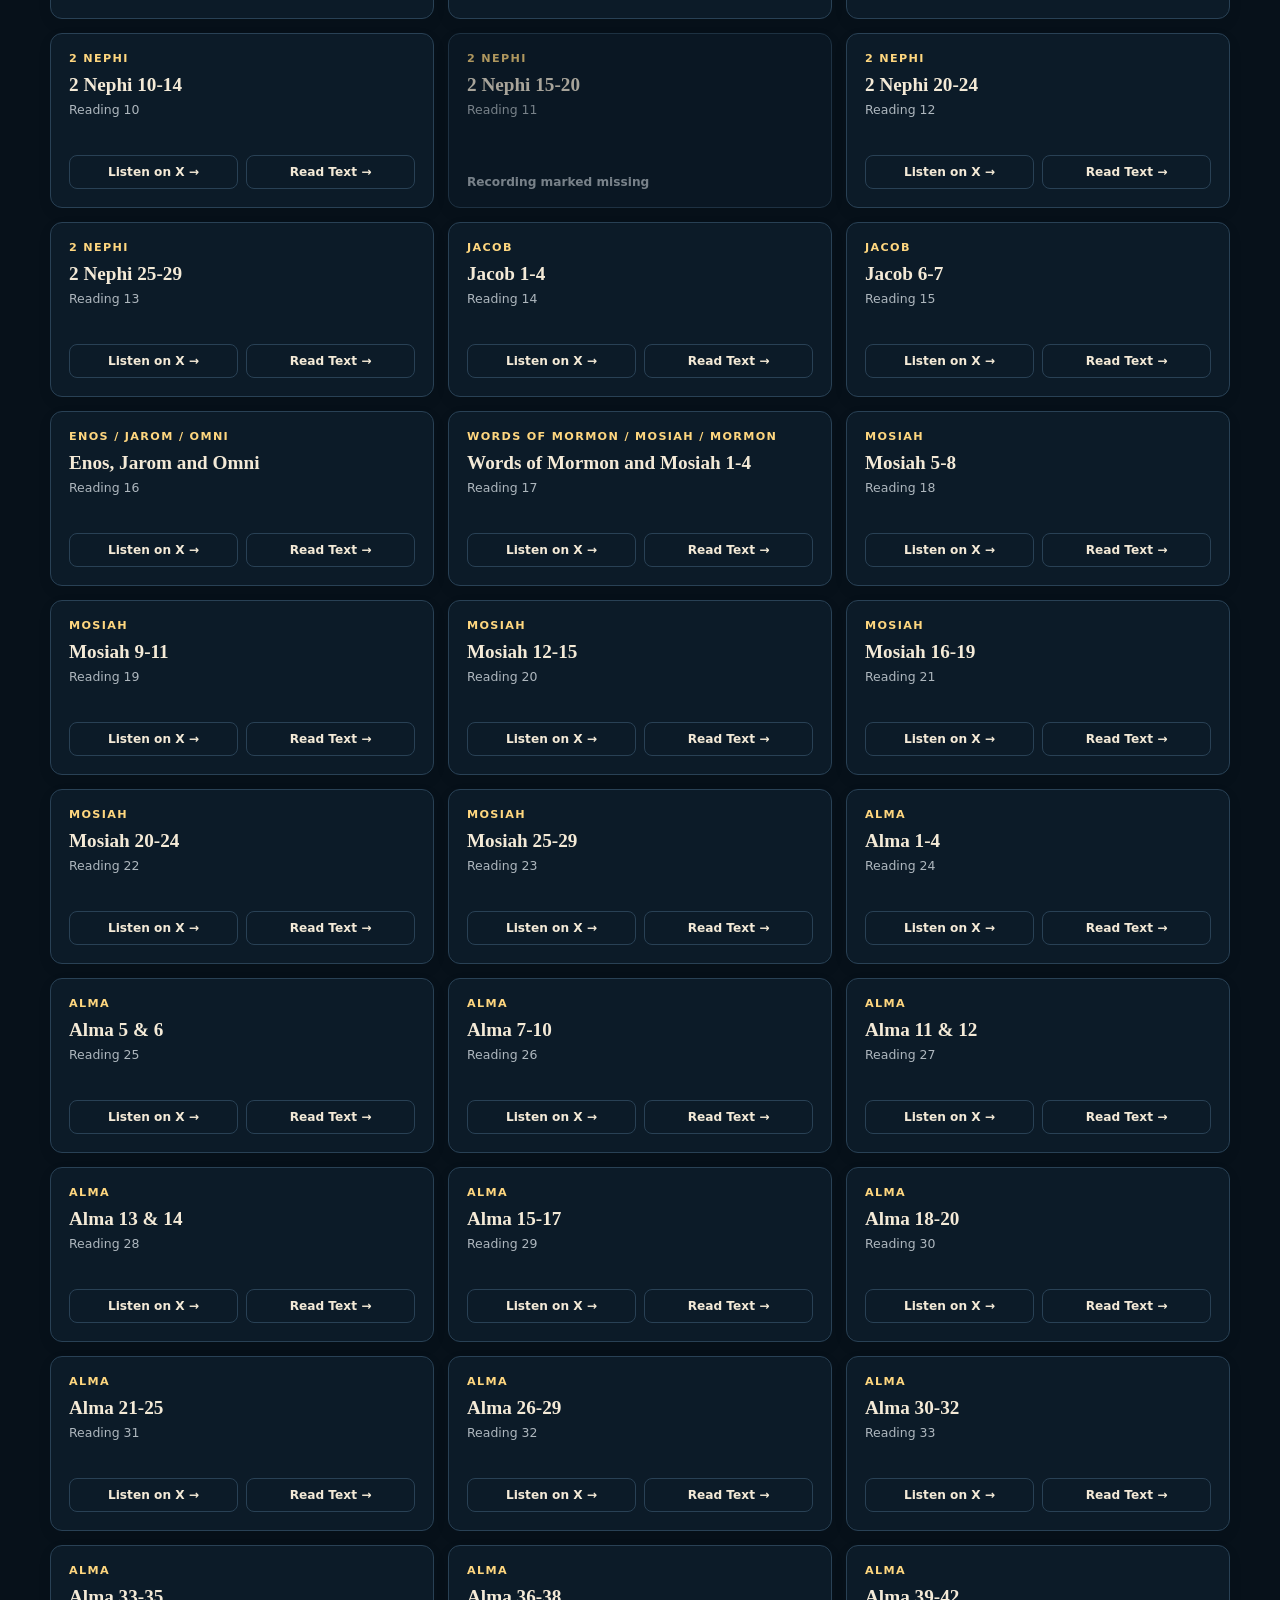
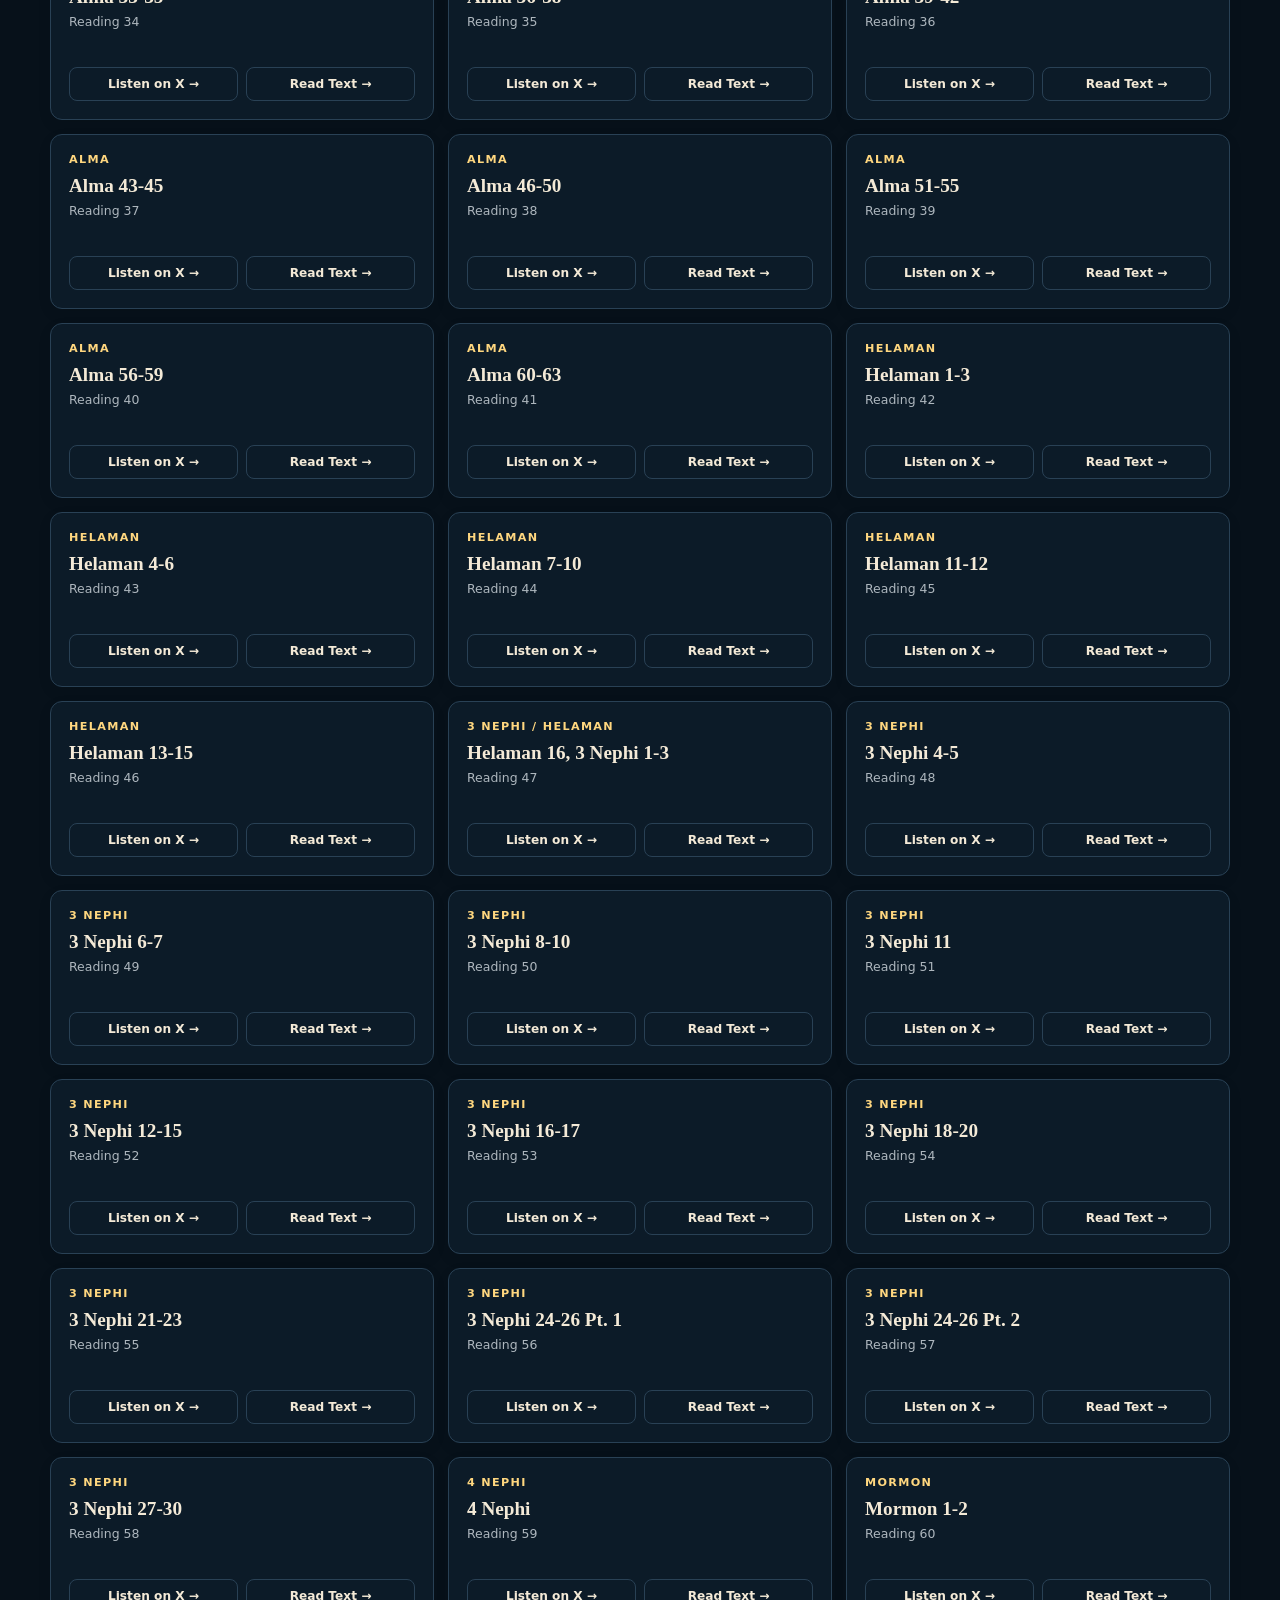
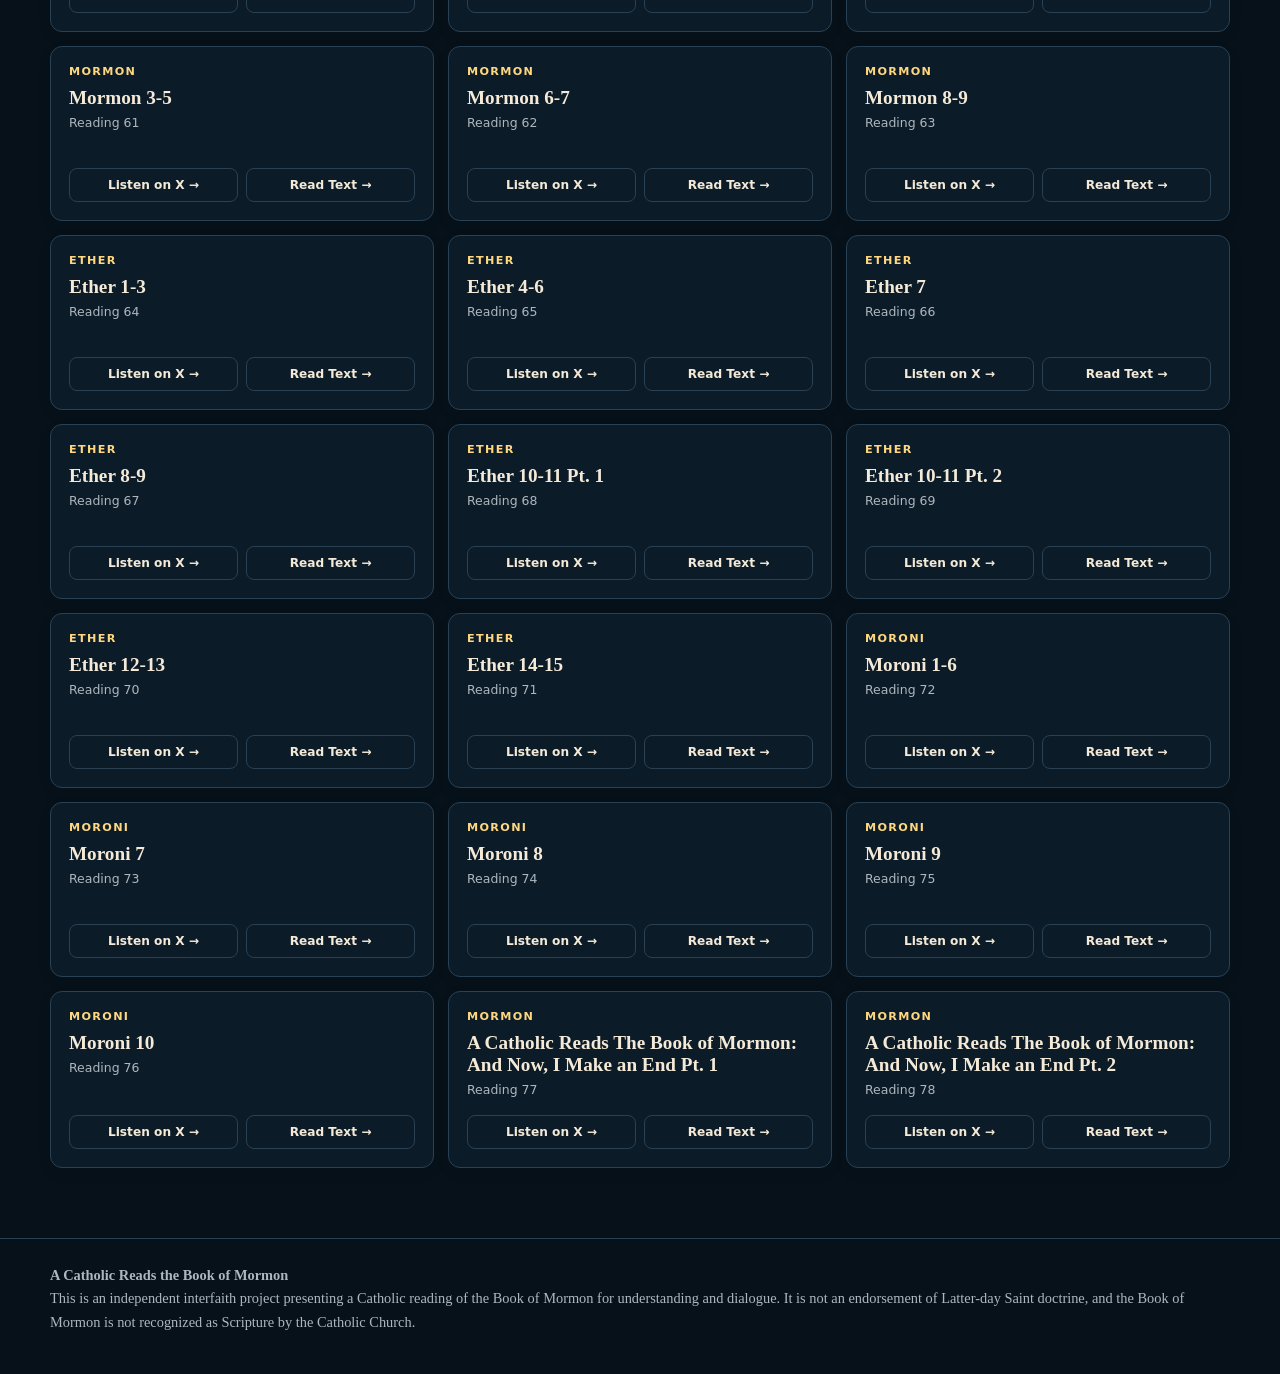
<file: bom/index.html>
<!doctype html>
<html lang="en" data-theme="dark">
<head>
<meta charset="utf-8">
<meta name="viewport" content="width=device-width,initial-scale=1">
<meta name="description" content="A Catholic Reads the Book of Mormon — reading archive and X Spaces recordings.">
<meta name="theme-color" content="#07121d">
<title>A Catholic Reads the Book of Mormon</title>
<style>
:root{
 --bg:#f4efe5;--surface:#fffaf0;--surface2:#eee4d2;--ink:#2a211a;--muted:#75685d;
 --line:#d7c5a6;--wine:#6c2030;--accent:#ad7d2c;--accent2:#7d581d;--hero:#0b1723;
 --shadow:0 12px 32px rgba(49,31,20,.10);--header-overlay:linear-gradient(90deg,rgba(5,14,23,.18),rgba(5,14,23,.72) 56%,rgba(5,14,23,.94));
}
html[data-theme="dark"]{
 --bg:#07111a;--surface:#0c1b28;--surface2:#102536;--ink:#f4ead7;--muted:#aeb7be;
 --line:#294155;--wine:#e6bd68;--accent:#e6b955;--accent2:#ffd77f;--hero:#06101a;
 --shadow:0 12px 32px rgba(0,0,0,.25);--header-overlay:linear-gradient(90deg,rgba(5,14,23,.05),rgba(5,14,23,.73) 54%,rgba(5,14,23,.96));
}
*{box-sizing:border-box}
html{scroll-behavior:smooth}
body{margin:0;background:var(--bg);color:var(--ink);font-family:Georgia,"Times New Roman",serif;transition:background .2s,color .2s}
a{color:inherit}.shell{width:min(1180px,calc(100% - 36px));margin:auto}
.hero{position:relative;isolation:isolate;overflow:hidden;min-height:520px;background:var(--hero);display:flex;align-items:center;border-bottom:1px solid var(--line)}
.hero::before{content:"";position:absolute;inset:0;z-index:-2;background:url("header.jpg") left center/cover no-repeat}
.hero::after{content:"";position:absolute;inset:0;z-index:-1;background:linear-gradient(90deg,rgba(6,16,26,0) 0%,rgba(6,16,26,.10) 30%,rgba(6,16,26,.68) 53%,rgba(6,16,26,.94) 72%,#06101a 100%)}
.hero-content{width:52%;margin-left:auto;padding:64px 0;text-align:center;color:#fff;text-shadow:0 2px 16px #000}
.kicker{font:700 .76rem system-ui,sans-serif;text-transform:uppercase;letter-spacing:.28em;color:#f0c96d}
h1{font-size:clamp(2.7rem,5vw,5rem);line-height:.98;margin:15px 0 18px;font-weight:500}
.hero p{font-size:1.12rem;line-height:1.65;color:#f1e9dc;margin:0 auto;max-width:650px}
.hero-actions{display:flex;justify-content:center;gap:10px;flex-wrap:wrap;margin-top:26px}
.btn{display:inline-flex;align-items:center;justify-content:center;gap:8px;padding:11px 16px;border-radius:9px;text-decoration:none;font:750 .88rem system-ui,sans-serif;border:1px solid var(--line);background:var(--surface);color:var(--ink)}
.btn.gold{background:var(--accent);border-color:var(--accent);color:#171009}
.btn.ghost{background:rgba(5,14,23,.58);color:#fff;border-color:#8d7955}
.topbar{position:sticky;top:0;z-index:20;background:color-mix(in srgb,var(--bg) 92%,transparent);backdrop-filter:blur(12px);border-bottom:1px solid var(--line)}
.nav{height:62px;display:flex;align-items:center;justify-content:space-between;gap:18px}
.brand{font-size:1.05rem;font-weight:bold}.navlinks{display:flex;gap:22px;align-items:center;font:700 .84rem system-ui,sans-serif}
.navlinks a{text-decoration:none;color:var(--muted)}.navlinks a:hover{color:var(--ink)}
.theme{border:1px solid var(--line);background:var(--surface);color:var(--ink);border-radius:999px;padding:8px 12px;cursor:pointer;font:700 .8rem system-ui,sans-serif}

.site-nav{background:var(--hero);border-bottom:1px solid var(--line)}
.site-nav-inner{display:flex;justify-content:center;gap:28px;flex-wrap:wrap;padding:12px 0}
.site-nav a{color:#f4ead7;text-decoration:none;font:750 .78rem system-ui,sans-serif;letter-spacing:.03em}
.site-nav a:hover{color:#ffd77f}
.itinerary{margin:0 0 38px;background:var(--surface);border:1px solid var(--line);border-radius:14px;box-shadow:var(--shadow);overflow:hidden}
.itinerary summary{list-style:none;cursor:pointer;padding:20px 24px;display:flex;align-items:center;justify-content:space-between;gap:18px;user-select:none}
.itinerary summary::-webkit-details-marker{display:none}
.itinerary summary:hover{background:var(--surface2)}
.itinerary-summary-text .info-label{margin-bottom:5px}
.itinerary-summary-text h2{font-size:1.55rem;margin:0}
.itinerary-summary-text p{margin:5px 0 0;color:var(--muted);font-size:.9rem}
.itinerary-chevron{width:34px;height:34px;flex:0 0 34px;border:1px solid var(--line);border-radius:50%;display:grid;place-items:center;color:var(--accent2);font:800 1rem system-ui,sans-serif;transition:transform .2s}
.itinerary[open] .itinerary-chevron{transform:rotate(180deg)}
.itinerary-content{padding:0 24px 24px;border-top:1px solid var(--line)}
.itinerary-list{display:grid;grid-template-columns:repeat(2,1fr);gap:10px 24px;counter-reset:agenda;list-style:none;padding:0;margin:0}
.itinerary-list li{counter-increment:agenda;position:relative;padding:14px 14px 14px 50px;border-top:1px solid var(--line);line-height:1.45}
.itinerary-list li::before{content:counter(agenda);position:absolute;left:8px;top:12px;width:28px;height:28px;border-radius:50%;display:grid;place-items:center;background:var(--accent);color:#171009;font:800 .75rem system-ui,sans-serif}
.itinerary-list strong{display:block;margin-bottom:3px}.itinerary-list span{color:var(--muted);font-size:.9rem}

main{padding:30px 0 70px}
.info-bar{background:var(--surface);border-bottom:1px solid var(--line);box-shadow:var(--shadow)}
.info-bar-inner{width:min(1180px,calc(100% - 36px));margin:auto;display:grid;grid-template-columns:repeat(4,1fr)}
.info-item{padding:18px 22px;border-right:1px solid var(--line);display:flex;flex-direction:column;justify-content:center;min-height:145px}
.info-item:first-child{padding-left:0}.info-item:last-child{border-right:0;padding-right:0}
.info-label{font:800 .68rem system-ui,sans-serif;text-transform:uppercase;letter-spacing:.13em;color:var(--accent2);margin-bottom:5px}
.info-item h2{font-size:1.15rem;margin:0 0 6px}.info-item p{font-size:.88rem;line-height:1.45;color:var(--muted);margin:0 0 10px}
.info-link{font:800 .78rem system-ui,sans-serif;color:var(--accent2);text-decoration:none}.info-link:hover{text-decoration:underline}
.info-handle{font:650 .72rem system-ui,sans-serif;color:var(--muted);margin-left:8px}

.stats{display:grid;grid-template-columns:repeat(4,1fr);background:var(--surface);border:1px solid var(--line);border-radius:14px;box-shadow:var(--shadow);overflow:hidden}
.stat{padding:20px;text-align:center;border-right:1px solid var(--line)}.stat:last-child{border:0}
.stat strong{display:block;color:var(--accent2);font-size:1.8rem}.stat span{font:700 .72rem system-ui,sans-serif;text-transform:uppercase;letter-spacing:.08em;color:var(--muted)}
.features{display:grid;grid-template-columns:1.1fr .9fr;gap:18px;margin:20px 0 36px}
.feature{background:var(--surface);border:1px solid var(--line);border-radius:14px;padding:24px;box-shadow:var(--shadow)}
.feature h2{margin:0 0 8px;font-size:1.55rem}.feature p{color:var(--muted);line-height:1.55;margin:0 0 18px}
.archive-title{display:flex;align-items:end;justify-content:space-between;gap:16px;margin-bottom:14px}
.archive-title h2{margin:0;font-size:2rem}.archive-title span{color:var(--muted);font:650 .8rem system-ui,sans-serif}
.controls{display:grid;grid-template-columns:1fr 240px;gap:12px;margin-bottom:18px}
input,select{width:100%;padding:12px 14px;border:1px solid var(--line);border-radius:10px;background:var(--surface);color:var(--ink);font:inherit}
.grid{display:grid;grid-template-columns:repeat(3,1fr);gap:14px}
.card{background:var(--surface);border:1px solid var(--line);border-radius:12px;padding:18px;min-height:175px;display:flex;flex-direction:column;box-shadow:0 5px 15px rgba(0,0,0,.06)}
.card.missing{opacity:.68}.book{font:800 .7rem system-ui,sans-serif;text-transform:uppercase;letter-spacing:.12em;color:var(--accent2)}
.card h3{margin:9px 0 6px;font-size:1.2rem}.meta{font:500 .78rem system-ui,sans-serif;color:var(--muted)}
.actions{display:flex;gap:8px;margin-top:auto;padding-top:18px}.actions a{flex:1;text-align:center;padding:9px;border:1px solid var(--line);border-radius:8px;text-decoration:none;font:750 .76rem system-ui,sans-serif}
.actions a:hover{border-color:var(--accent);color:var(--accent2)}
.badge{margin-top:auto;padding-top:18px;color:var(--muted);font:750 .76rem system-ui,sans-serif}
footer{border-top:1px solid var(--line);padding:25px 0 40px;color:var(--muted);font-size:.9rem;line-height:1.6}
@media(max-width:850px){.info-bar-inner{grid-template-columns:1fr}.info-item,.info-item:first-child,.info-item:last-child{padding:16px 0;border-right:0;border-bottom:1px solid var(--line);min-height:0}.info-item:last-child{border-bottom:0}.hero::before{background-position:30% center}.hero::after{background:linear-gradient(90deg,rgba(6,16,26,.03),rgba(6,16,26,.75) 48%,#06101a 82%)}.hero-content{width:60%}.grid{grid-template-columns:repeat(2,1fr)}.features{grid-template-columns:1fr}.stats{grid-template-columns:repeat(2,1fr)}.stat:nth-child(2){border-right:0}.stat:nth-child(-n+2){border-bottom:1px solid var(--line)}}
@media(max-width:620px){.itinerary-list{grid-template-columns:1fr}.site-nav-inner{gap:16px}.hero{min-height:650px;align-items:end}.hero::before{background-position:center top}.hero::after{background:linear-gradient(180deg,rgba(6,16,26,.08) 0%,rgba(6,16,26,.28) 42%,rgba(6,16,26,.94) 72%,#06101a 100%)}.hero-content{width:100%;padding:260px 0 42px}.navlinks{display:none}.grid{grid-template-columns:1fr}.controls{grid-template-columns:1fr}.stats{grid-template-columns:1fr}.stat{border-right:0;border-bottom:1px solid var(--line)!important}.stat:last-child{border-bottom:0!important}}
</style>
</head>
<body>
<header class="hero">
 <div class="shell"><div class="hero-content">
  <div class="kicker">Faith · Dialogue · Charity · Christ</div>
  <h1>A Catholic Reads the Book of Mormon</h1>
  <p>A reading of the Book of Mormon from a Catholic perspective—seeking understanding, charitable conversation, and common ground centered on Jesus Christ.</p>
  <div class="hero-actions"><a class="btn gold" href="#archive">Browse Readings</a><a class="btn ghost" href="https://x.com/realDrTT" target="_blank" rel="noopener">Follow @realDrTT</a></div>
  <button id="theme" class="theme" style="margin-top:14px" aria-label="Toggle color theme">☀ Light mode</button>
 </div></div>
</header>

<nav class="site-nav" aria-label="Site navigation">
  <div class="shell site-nav-inner">
    <a href="index.html#archive">Readings</a>
    <a href="index.html#itinerary">What to Expect</a>
    <a href="https://acatholicreads.com/pgp/" target="_blank" rel="noopener">Pearl of Great Price</a>
    <a href="https://acatholicreads.com/" target="_blank" rel="noopener">All Interfaith Work</a>
    <a href="https://acatholicreads.com/rosary/" target="_blank" rel="noopener">Pray the Rosary</a>
  </div>
</nav>

<section class="info-bar" aria-label="Project information">
 <div class="info-bar-inner">
  <div class="info-item">
   <div class="info-label">📖 Read Along</div>
   <h2>Read the Book of Mormon</h2>
   <p>Open the official online text from The Church of Jesus Christ of Latter-day Saints and follow along with the readings.</p>
   <a class="info-link" href="https://www.churchofjesuschrist.org/study/scriptures/bofm?lang=eng" target="_blank" rel="noopener">Read the Book of Mormon →</a>
  </div>
  <div class="info-item">
   <div class="info-label">About</div>
   <h2>Why this project?</h2>
   <p>This archive preserves the readings and conversations from the series. The aim is serious interfaith engagement: understanding what another faith actually teaches while discussing agreements and differences with charity.</p>
  </div>
  <div class="info-item">
   <div class="info-label">Support the Project</div>
   <h2>Help keep the conversation going</h2>
   <p>If you enjoy <em>A Catholic Reads the Book of Mormon</em> and would like to support the project, you can contribute directly through Venmo.</p>
   <div><a class="info-link" href="https://account.venmo.com/u/trevortomesh" target="_blank" rel="noopener noreferrer">Support via Venmo →</a><span class="info-handle">@trevortomesh</span></div>
  </div>
 </div>
</section>


<main class="shell">



 <details class="itinerary" id="itinerary">
   <summary>
     <div class="itinerary-summary-text">
       <div class="info-label">Trevor Tomesh Reads the Book of Mormon</div>
       <h2>What to Expect</h2>
       <p>See the seven-part itinerary for each X Space.</p>
     </div>
     <span class="itinerary-chevron" aria-hidden="true">⌄</span>
   </summary>
   <div class="itinerary-content">
     <ol class="itinerary-list">
       <li><strong>Opening Prayer</strong><span>Begin the Space with a short prayer.</span></li>
       <li><strong>Opening Discussion</strong><span>Casual discussion, introductions, updates, or thoughts related to the evening’s topic.</span></li>
       <li><strong>Catholic Scripture/Spiritual Reading</strong><span>Trevor shares selected readings from Catholic scripture, tradition, or devotional material.</span></li>
       <li><strong>Book of Mormon Reading</strong><span>Read the selected Book of Mormon chapter or chapters together.</span></li>
       <li><strong>Chapter Discussion</strong><span>Between chapters, when appropriate, pause to discuss questions, observations, doctrine, similarities, differences, and reactions.</span></li>
       <li><strong>The Rosary</strong><span>Pray the Rosary together. <a class="info-link" href="https://acatholicreads.com/rosary/" target="_blank" rel="noopener">Open the Rosary guide →</a></span></li>
       <li><strong>Closing Prayer</strong><span>End the Space with a final prayer.</span></li>
     </ol>
   </div>
 </details>

 <section id="archive">
  <div class="archive-title"><h2>Reading Archive</h2><span id="count"></span></div>
  <div class="controls"><input id="search" type="search" placeholder="Search readings (e.g., Alma 5, 3 Nephi)…"><select id="filter"><option value="">All books</option></select></div>
  <div id="readings" class="grid"><div>Loading readings…</div></div>
 </section>
</main>

<footer><div class="shell"><strong>A Catholic Reads the Book of Mormon</strong><br>
This is an independent interfaith project presenting a Catholic reading of the Book of Mormon for understanding and dialogue. It is not an endorsement of Latter-day Saint doctrine, and the Book of Mormon is not recognized as Scripture by the Catholic Church.</div></footer>

<script>
const $=s=>document.querySelector(s), root=document.documentElement;
const saved=localStorage.getItem("theme");
if(saved) root.dataset.theme=saved;
function themeLabel(){ $("#theme").textContent=root.dataset.theme==="dark"?"☀ Light mode":"☾ Dark mode"; }
themeLabel();
$("#theme").onclick=()=>{root.dataset.theme=root.dataset.theme==="dark"?"light":"dark";localStorage.setItem("theme",root.dataset.theme);themeLabel();};

let all=[];
const bookNames=["1 Nephi","2 Nephi","Jacob","Enos","Jarom","Omni","Words of Mormon","Mosiah","Alma","Helaman","3 Nephi","4 Nephi","Mormon","Ether","Moroni"];
function displayBook(x){
 if(x.book) return x.book;
 for(const b of bookNames) if((x.title||"").toLowerCase().includes(b.toLowerCase())) return b;
 return /^Intro/i.test(x.title||"")?"Introduction":"Other";
}
const slug={"1 Nephi":"1-ne","2 Nephi":"2-ne","Jacob":"jacob","Enos":"enos","Jarom":"jarom","Omni":"omni","Words of Mormon":"w-of-m","Mosiah":"mosiah","Alma":"alma","Helaman":"hel","3 Nephi":"3-ne","4 Nephi":"4-ne","Mormon":"morm","Ether":"ether","Moroni":"moro"};
function readUrl(x){
 const b=displayBook(x), s=slug[b];
 if(!s) return "https://www.churchofjesuschrist.org/study/scriptures/bofm?lang=eng";
 const title=x.title||"";
 let m=title.match(new RegExp(b.replace(/[.*+?^${}()|[\]\\]/g,'\\$&')+"\\s+(\\d+)","i"));
 const ch=m?m[1]:"";
 return `https://www.churchofjesuschrist.org/study/scriptures/bofm/${s}${ch?"/"+ch:""}?lang=eng`;
}
function render(){
 const q=$("#search").value.toLowerCase().trim(), f=$("#filter").value;
 const rows=all.filter(x=>(!f||displayBook(x)===f)&&(!q||[x.title,x.book,x.chapters,x.note].join(" ").toLowerCase().includes(q)));
 $("#count").textContent=`${rows.length} of ${all.length} readings`;
 $("#readings").innerHTML=rows.map(x=>`<article class="card ${x.missing?"missing":""}">
  <div class="book">${displayBook(x)}</div><h3>${x.title}</h3><div class="meta">${x.date||`Reading ${x.order}`}</div>
  ${x.missing?`<div class="badge">Recording marked missing</div>`:`<div class="actions"><a href="${x.url}" target="_blank" rel="noopener">Listen on X →</a><a href="${readUrl(x)}" target="_blank" rel="noopener">Read Text →</a></div>`}
 </article>`).join("")||"<p>No matching readings.</p>";
}
fetch("readings.json").then(r=>r.json()).then(d=>{
 all=d; const bs=[...new Set(d.map(displayBook))]; $("#filter").innerHTML+=bs.map(b=>`<option value="${b}">${b}</option>`).join(""); render();
}).catch(()=>$("#readings").innerHTML="<p>Could not load readings.json. Run this folder from a local web server.</p>");
$("#search").oninput=render; $("#filter").onchange=render;
</script>
</body></html>
</file>
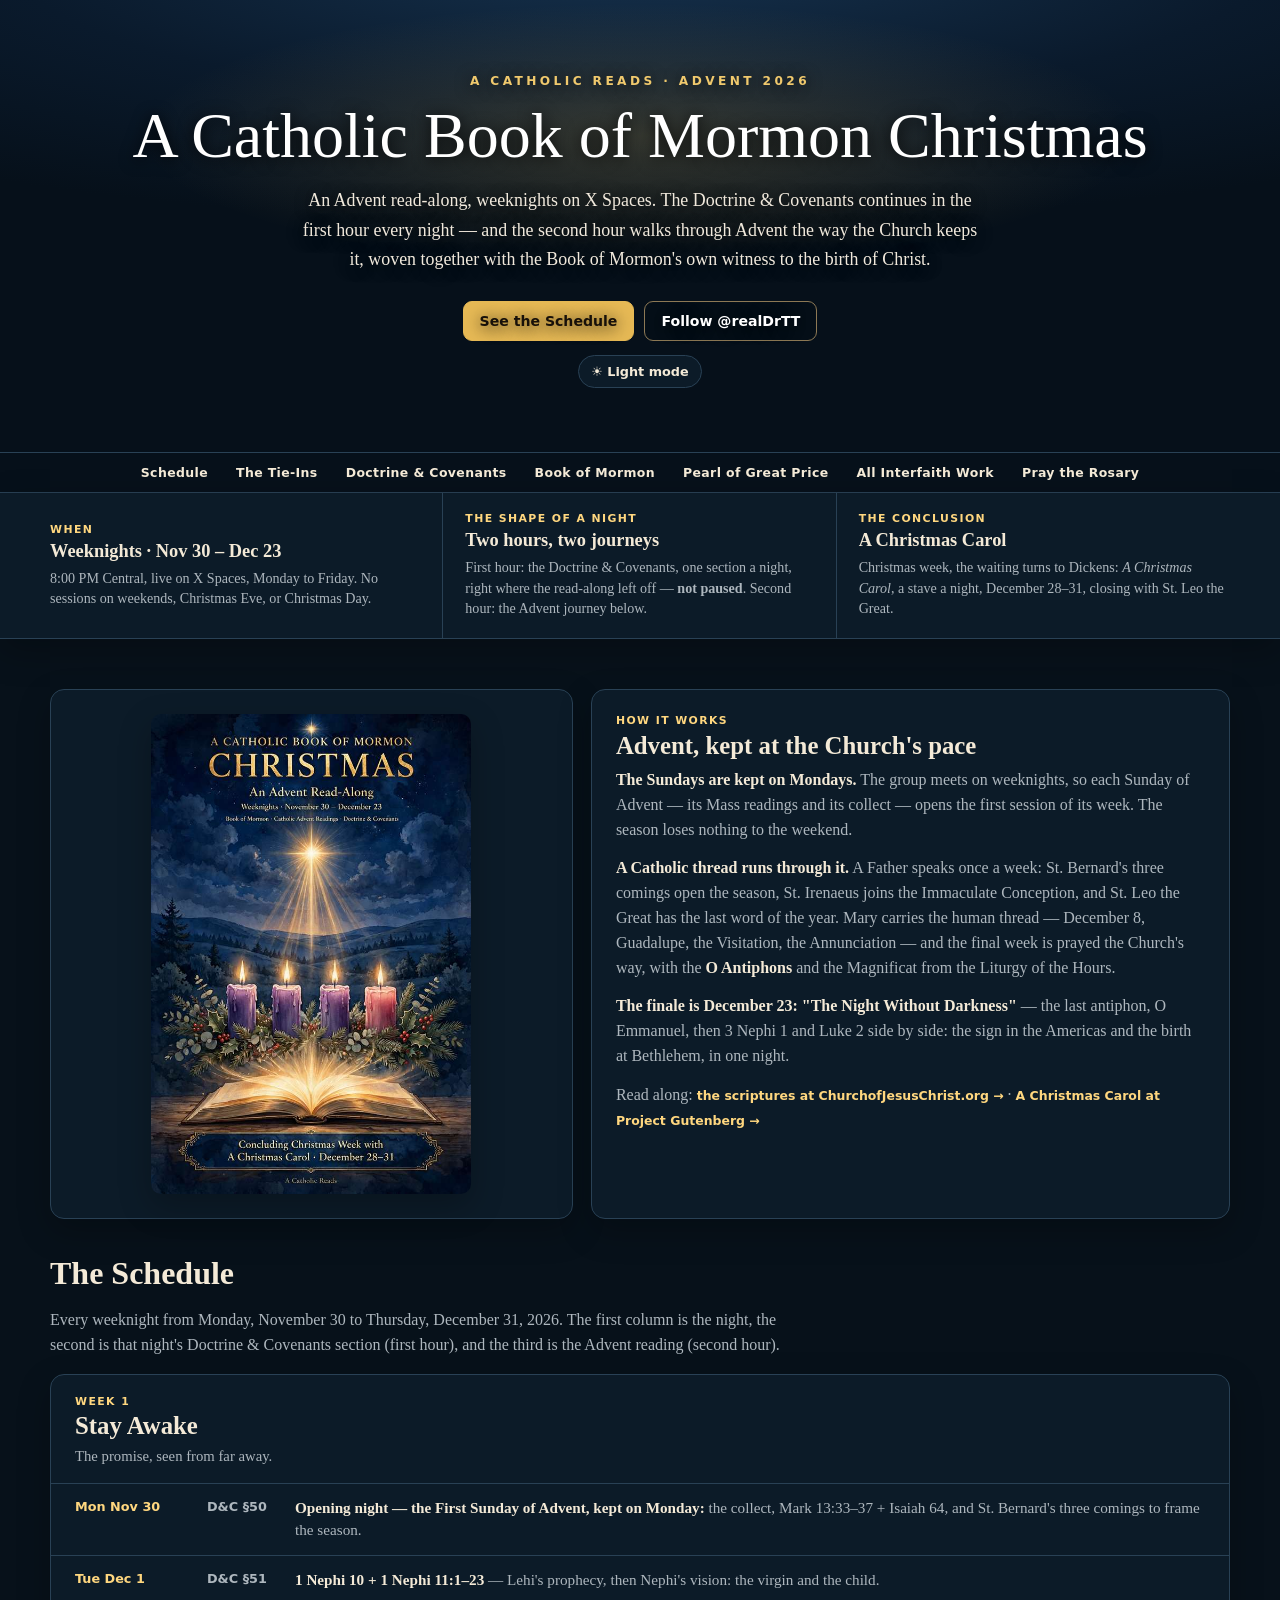
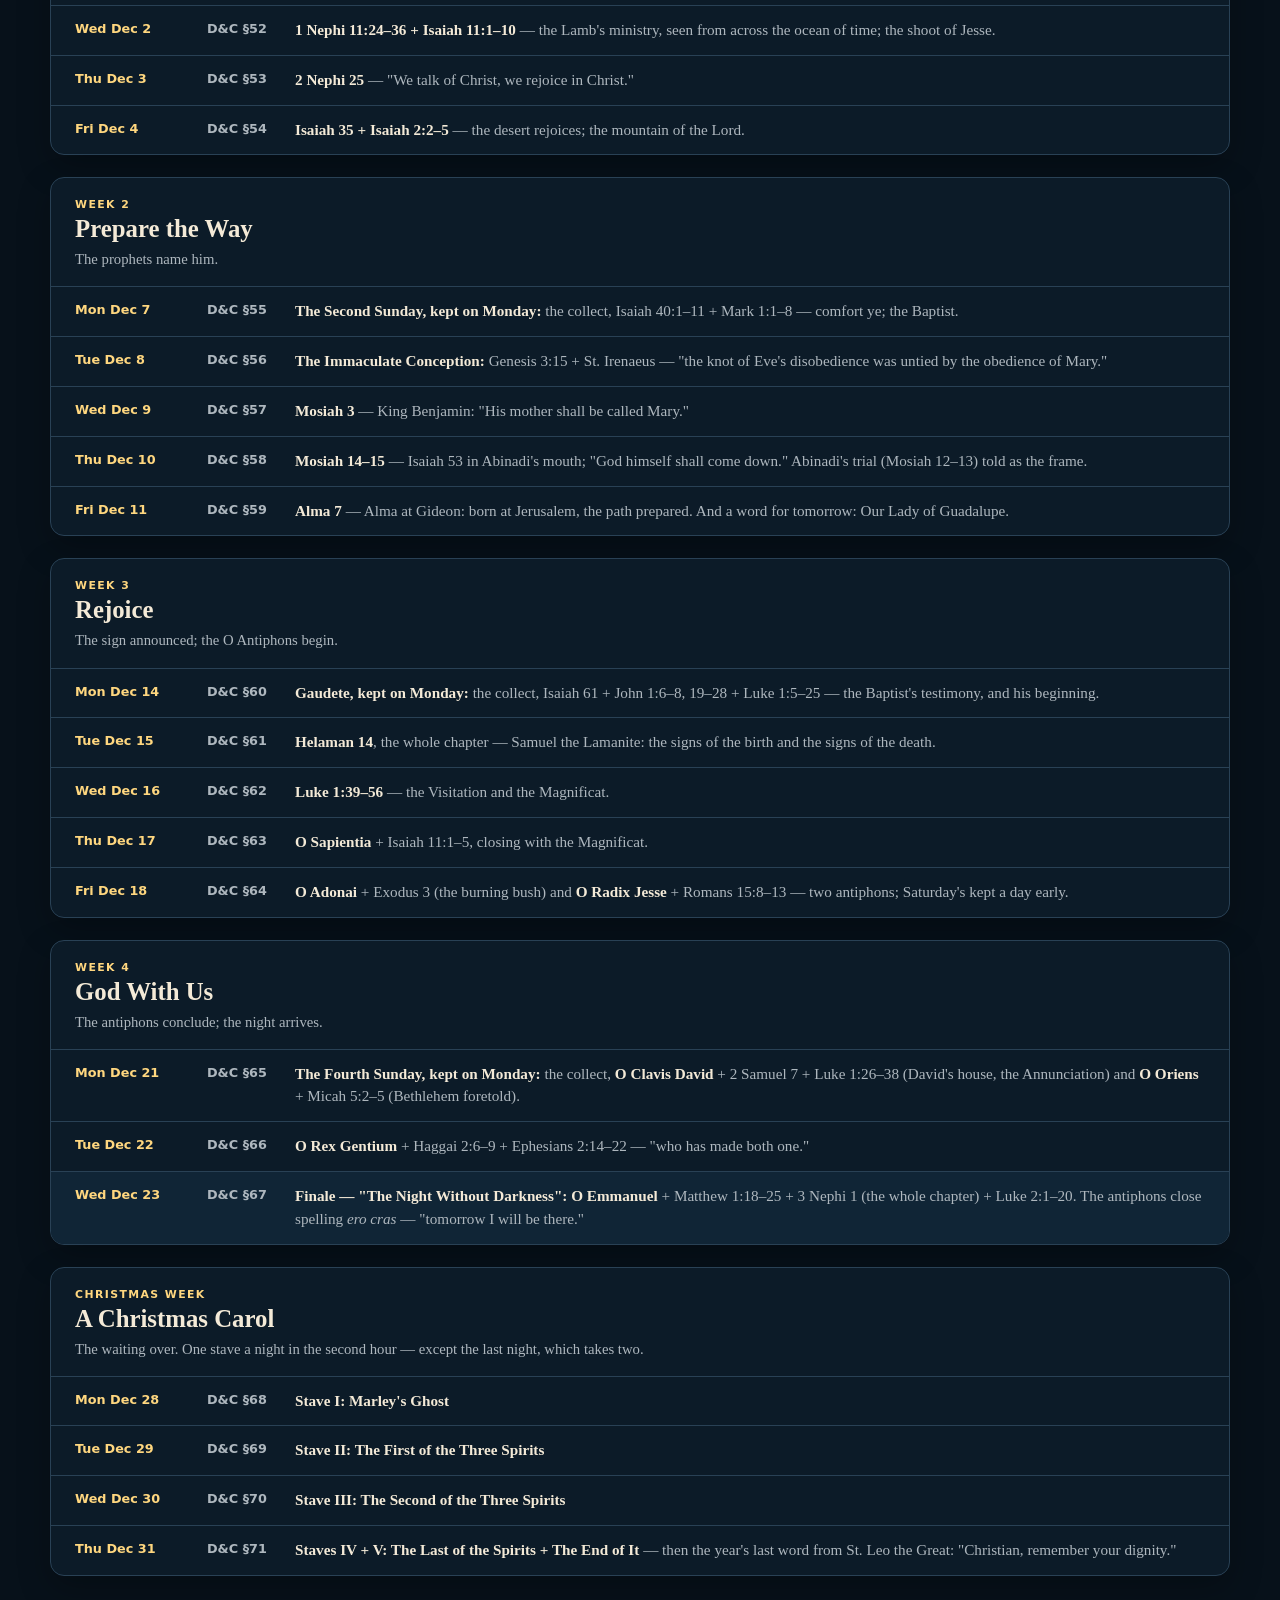
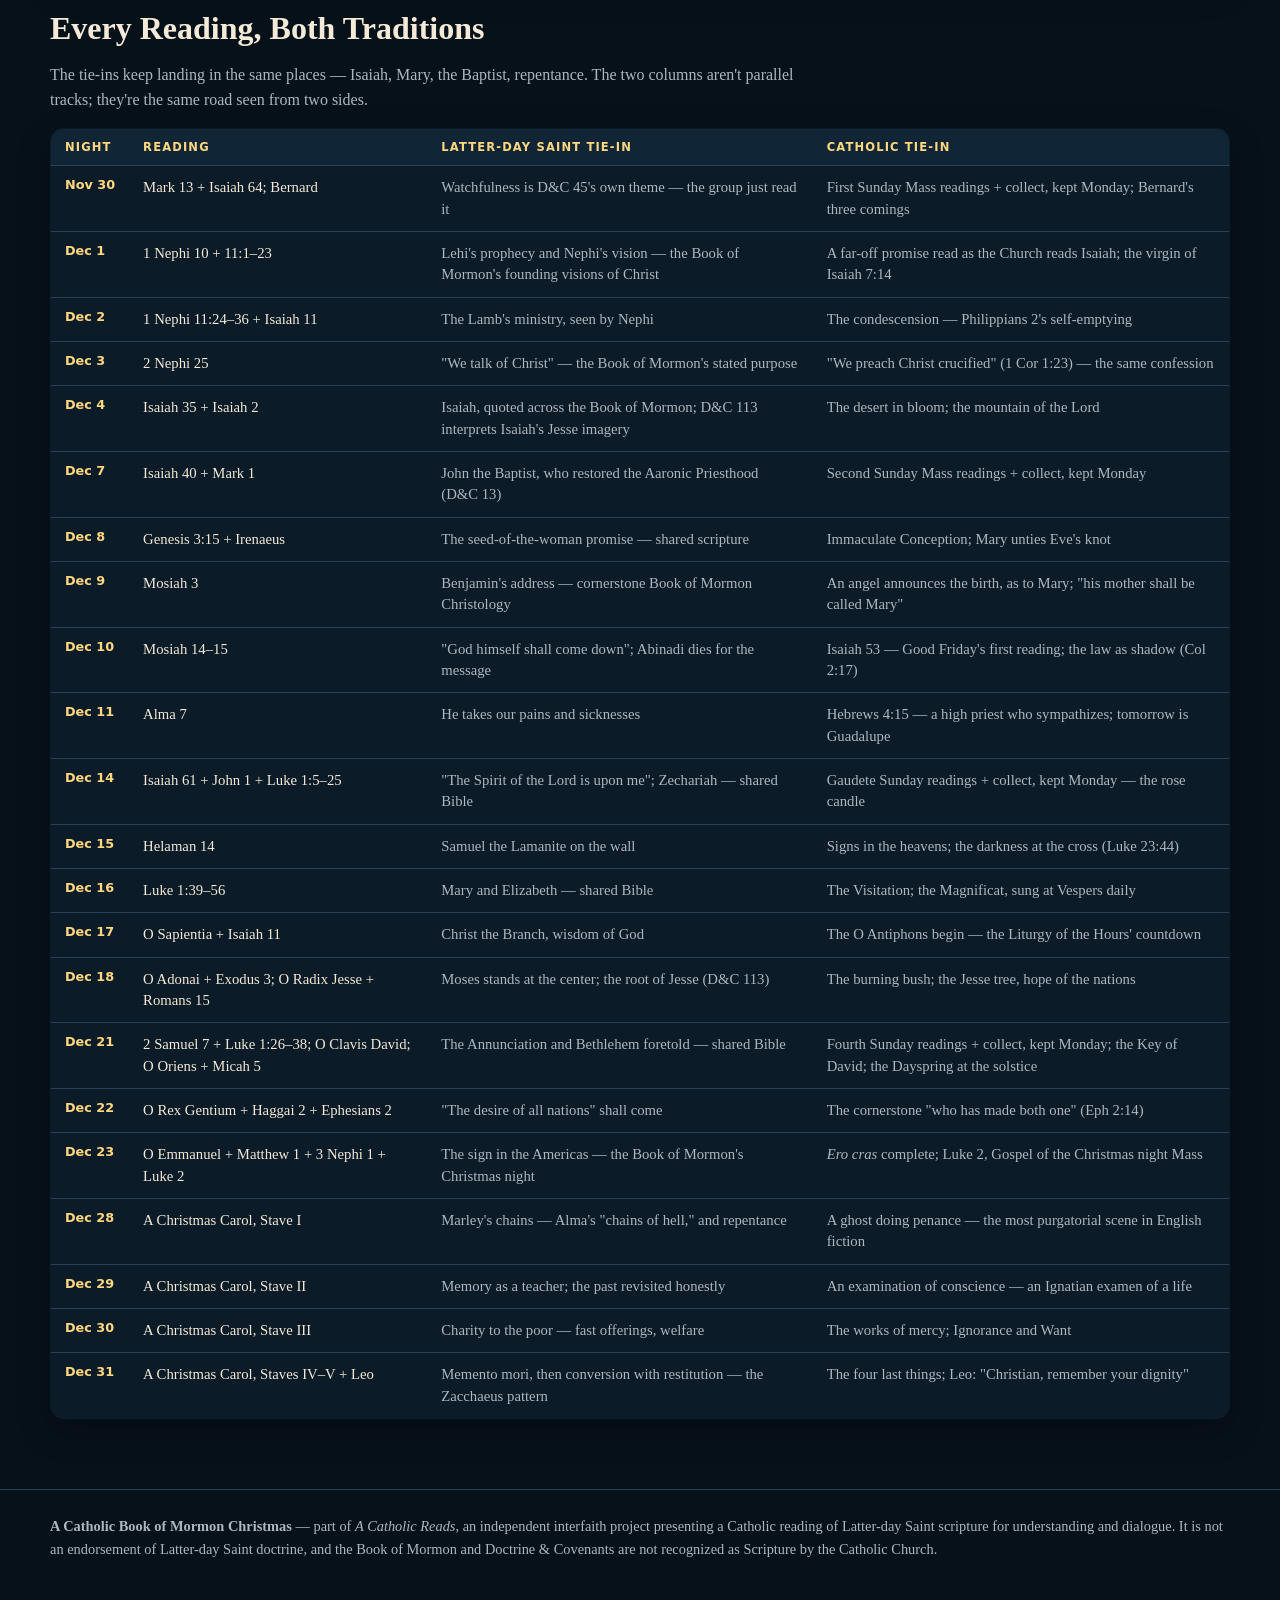
<file: christmas/index.html>
<!doctype html>
<html lang="en" data-theme="dark">
<head>
<meta charset="utf-8">
<meta name="viewport" content="width=device-width,initial-scale=1">
<meta name="description" content="A Catholic Book of Mormon Christmas — an Advent read-along on X Spaces: the Doctrine & Covenants continues nightly, with the Book of Mormon and the Church's Advent readings, concluding with Dickens' A Christmas Carol.">
<meta name="theme-color" content="#07121d">
<title>A Catholic Book of Mormon Christmas — A Catholic Reads</title>
<style>
:root{
 --bg:#f4efe5;--surface:#fffaf0;--surface2:#eee4d2;--ink:#2a211a;--muted:#75685d;
 --line:#d7c5a6;--wine:#6c2030;--accent:#ad7d2c;--accent2:#7d581d;--hero:#0b1723;
 --shadow:0 12px 32px rgba(49,31,20,.10);
}
html[data-theme="dark"]{
 --bg:#07111a;--surface:#0c1b28;--surface2:#102536;--ink:#f4ead7;--muted:#aeb7be;
 --line:#294155;--wine:#e6bd68;--accent:#e6b955;--accent2:#ffd77f;--hero:#06101a;
 --shadow:0 12px 32px rgba(0,0,0,.25);
}
*{box-sizing:border-box}
html{scroll-behavior:smooth}
body{margin:0;background:var(--bg);color:var(--ink);font-family:Georgia,"Times New Roman",serif;transition:background .2s,color .2s}
a{color:inherit}.shell{width:min(1180px,calc(100% - 36px));margin:auto}
.hero{position:relative;overflow:hidden;background:radial-gradient(ellipse 60% 45% at 50% 30%,rgba(230,185,85,.20),transparent 65%),radial-gradient(ellipse 90% 60% at 50% -10%,#16324e 0%,#0a1a2c 55%,#06101a 100%);border-bottom:1px solid var(--line);text-align:center}
.hero-content{padding:74px 0 64px;color:#fff;text-shadow:0 2px 16px #000}
.kicker{font:700 .76rem system-ui,sans-serif;text-transform:uppercase;letter-spacing:.28em;color:#f0c96d}
h1{font-size:clamp(2.5rem,5vw,4.4rem);line-height:1.02;margin:15px 0 18px;font-weight:500}
.hero p{font-size:1.12rem;line-height:1.65;color:#f1e9dc;margin:0 auto;max-width:680px}
.hero-actions{display:flex;justify-content:center;gap:10px;flex-wrap:wrap;margin-top:26px}
.btn{display:inline-flex;align-items:center;justify-content:center;gap:8px;padding:11px 16px;border-radius:9px;text-decoration:none;font:750 .88rem system-ui,sans-serif;border:1px solid var(--line);background:var(--surface);color:var(--ink)}
.btn.gold{background:var(--accent);border-color:var(--accent);color:#171009}
.btn.ghost{background:rgba(5,14,23,.58);color:#fff;border-color:#8d7955}
.theme{border:1px solid var(--line);background:var(--surface);color:var(--ink);border-radius:999px;padding:8px 12px;cursor:pointer;font:700 .8rem system-ui,sans-serif}
.site-nav{background:var(--hero);border-bottom:1px solid var(--line)}
.site-nav-inner{display:flex;justify-content:center;gap:28px;flex-wrap:wrap;padding:12px 0}
.site-nav a{color:#f4ead7;text-decoration:none;font:750 .78rem system-ui,sans-serif;letter-spacing:.03em}
.site-nav a:hover{color:#ffd77f}
main{padding:30px 0 70px}
.info-bar{background:var(--surface);border-bottom:1px solid var(--line);box-shadow:var(--shadow)}
.info-bar-inner{width:min(1180px,calc(100% - 36px));margin:auto;display:grid;grid-template-columns:repeat(3,1fr)}
.info-item{padding:18px 22px;border-right:1px solid var(--line);display:flex;flex-direction:column;justify-content:center;min-height:145px}
.info-item:first-child{padding-left:0}.info-item:last-child{border-right:0;padding-right:0}
.info-label{font:800 .68rem system-ui,sans-serif;text-transform:uppercase;letter-spacing:.13em;color:var(--accent2);margin-bottom:5px}
.info-item h2{font-size:1.15rem;margin:0 0 6px}.info-item p{font-size:.88rem;line-height:1.45;color:var(--muted);margin:0}
.info-link{font:800 .78rem system-ui,sans-serif;color:var(--accent2);text-decoration:none}.info-link:hover{text-decoration:underline}
.features{display:grid;grid-template-columns:.9fr 1.1fr;gap:18px;margin:20px 0 36px}
.feature{background:var(--surface);border:1px solid var(--line);border-radius:14px;padding:24px;box-shadow:var(--shadow)}
.feature h2{margin:0 0 8px;font-size:1.55rem}.feature p{color:var(--muted);line-height:1.55;margin:0 0 14px}
.feature p strong{color:var(--ink)}
.week{background:var(--surface);border:1px solid var(--line);border-radius:14px;box-shadow:var(--shadow);overflow:hidden;margin:0 0 22px}
.week-head{padding:20px 24px 6px}
.week-head .info-label{margin-bottom:4px}
.week-head h2{font-size:1.55rem;margin:0}
.week-head p{margin:5px 0 10px;color:var(--muted);font-size:.92rem;line-height:1.5}
.night{display:grid;grid-template-columns:118px 74px 1fr;gap:14px;padding:13px 24px;border-top:1px solid var(--line);line-height:1.5}
.night .date{font:800 .8rem system-ui,sans-serif;color:var(--accent2);padding-top:2px}
.night .dc{font:700 .8rem system-ui,sans-serif;color:var(--muted);padding-top:2px;white-space:nowrap}
.night .what strong{color:var(--ink)}
.night .what{color:var(--muted);font-size:.95rem}
.night.finale{background:var(--surface2)}
.section-title{margin:34px 0 14px}
.section-title h2{margin:0;font-size:2rem}
.section-title p{color:var(--muted);line-height:1.55;max-width:760px}
table.chart{width:100%;border-collapse:collapse;background:var(--surface);border:1px solid var(--line);border-radius:14px;overflow:hidden;box-shadow:var(--shadow);font-size:.92rem}
table.chart th,table.chart td{padding:11px 14px;border-top:1px solid var(--line);text-align:left;vertical-align:top;line-height:1.45}
table.chart thead th{border-top:0;background:var(--surface2);font:800 .72rem system-ui,sans-serif;text-transform:uppercase;letter-spacing:.1em;color:var(--accent2)}
table.chart td.nightcell{font:800 .8rem system-ui,sans-serif;color:var(--accent2);white-space:nowrap}
table.chart td{color:var(--muted)}table.chart td.reading{color:var(--ink)}
footer{border-top:1px solid var(--line);padding:25px 0 40px;color:var(--muted);font-size:.9rem;line-height:1.6}
@media(max-width:850px){.info-bar-inner{grid-template-columns:1fr}.info-item,.info-item:first-child,.info-item:last-child{padding:16px 0;border-right:0;border-bottom:1px solid var(--line);min-height:0}.info-item:last-child{border-bottom:0}.features{grid-template-columns:1fr}}
@media(max-width:620px){.site-nav-inner{gap:16px}.night{grid-template-columns:1fr;gap:2px;padding:13px 18px}.week-head{padding:18px 18px 4px}table.chart td.nightcell{white-space:normal}}
</style>
</head>
<body>
<header class="hero">
 <div class="shell"><div class="hero-content">
  <div class="kicker">A Catholic Reads · Advent 2026</div>
  <h1>A Catholic Book of Mormon Christmas</h1>
  <p>An Advent read-along, weeknights on X Spaces. The Doctrine &amp; Covenants continues in the first hour every night — and the second hour walks through Advent the way the Church keeps it, woven together with the Book of Mormon's own witness to the birth of Christ.</p>
  <div class="hero-actions"><a class="btn gold" href="#schedule">See the Schedule</a><a class="btn ghost" href="https://x.com/realDrTT" target="_blank" rel="noopener">Follow @realDrTT</a></div>
  <button id="theme" class="theme" style="margin-top:14px" aria-label="Toggle color theme">☀ Light mode</button>
 </div></div>
</header>

<nav class="site-nav" aria-label="Site navigation">
  <div class="shell site-nav-inner">
    <a href="#schedule">Schedule</a>
    <a href="#chart">The Tie-Ins</a>
    <a href="https://acatholicreads.com/dc/" target="_blank" rel="noopener">Doctrine &amp; Covenants</a>
    <a href="https://acatholicreads.com/bom/" target="_blank" rel="noopener">Book of Mormon</a>
    <a href="https://acatholicreads.com/pgp/" target="_blank" rel="noopener">Pearl of Great Price</a>
    <a href="https://acatholicreads.com/" target="_blank" rel="noopener">All Interfaith Work</a>
    <a href="https://acatholicreads.com/rosary/" target="_blank" rel="noopener">Pray the Rosary</a>
  </div>
</nav>

<section class="info-bar" aria-label="Series information">
 <div class="info-bar-inner">
  <div class="info-item">
   <div class="info-label">When</div>
   <h2>Weeknights · Nov 30 – Dec 23</h2>
   <p>8:00 PM Central, live on X Spaces, Monday to Friday. No sessions on weekends, Christmas Eve, or Christmas Day.</p>
  </div>
  <div class="info-item">
   <div class="info-label">The Shape of a Night</div>
   <h2>Two hours, two journeys</h2>
   <p>First hour: the Doctrine &amp; Covenants, one section a night, right where the read-along left off — <strong>not paused</strong>. Second hour: the Advent journey below.</p>
  </div>
  <div class="info-item">
   <div class="info-label">The Conclusion</div>
   <h2>A Christmas Carol</h2>
   <p>Christmas week, the waiting turns to Dickens: <em>A Christmas Carol</em>, a stave a night, December 28–31, closing with St. Leo the Great.</p>
  </div>
 </div>
</section>

<main class="shell">

 <section class="features">
  <div class="feature" style="display:flex;align-items:center;justify-content:center">
    <img src="[data-uri]" alt="Poster: A Catholic Book of Mormon Christmas — An Advent Read-Along, weeknights November 30 to December 23, concluding Christmas week with A Christmas Carol, December 28–31" style="width:100%;max-width:320px;border-radius:10px;box-shadow:var(--shadow)">
  </div>
  <div class="feature">
    <div class="info-label">How It Works</div>
    <h2>Advent, kept at the Church's pace</h2>
    <p><strong>The Sundays are kept on Mondays.</strong> The group meets on weeknights, so each Sunday of Advent — its Mass readings and its collect — opens the first session of its week. The season loses nothing to the weekend.</p>
    <p><strong>A Catholic thread runs through it.</strong> A Father speaks once a week: St. Bernard's three comings open the season, St. Irenaeus joins the Immaculate Conception, and St. Leo the Great has the last word of the year. Mary carries the human thread — December 8, Guadalupe, the Visitation, the Annunciation — and the final week is prayed the Church's way, with the <strong>O Antiphons</strong> and the Magnificat from the Liturgy of the Hours.</p>
    <p><strong>The finale is December 23: "The Night Without Darkness"</strong> — the last antiphon, O Emmanuel, then 3 Nephi 1 and Luke 2 side by side: the sign in the Americas and the birth at Bethlehem, in one night.</p>
    <p>Read along: <a class="info-link" href="https://www.churchofjesuschrist.org/study/scriptures?lang=eng" target="_blank" rel="noopener">the scriptures at ChurchofJesusChrist.org →</a> · <a class="info-link" href="https://www.gutenberg.org/ebooks/46" target="_blank" rel="noopener">A Christmas Carol at Project Gutenberg →</a></p>
  </div>
 </section>

 <section id="schedule">
  <div class="section-title"><h2>The Schedule</h2><p>Every weeknight from Monday, November 30 to Thursday, December 31, 2026. The first column is the night, the second is that night's Doctrine &amp; Covenants section (first hour), and the third is the Advent reading (second hour).</p></div>

  <div class="week">
   <div class="week-head"><div class="info-label">Week 1</div><h2>Stay Awake</h2><p>The promise, seen from far away.</p></div>
   <div class="night"><div class="date">Mon Nov 30</div><div class="dc">D&amp;C §50</div><div class="what"><strong>Opening night — the First Sunday of Advent, kept on Monday:</strong> the collect, Mark 13:33–37 + Isaiah 64, and St. Bernard's three comings to frame the season.</div></div>
   <div class="night"><div class="date">Tue Dec 1</div><div class="dc">D&amp;C §51</div><div class="what"><strong>1 Nephi 10 + 1 Nephi 11:1–23</strong> — Lehi's prophecy, then Nephi's vision: the virgin and the child.</div></div>
   <div class="night"><div class="date">Wed Dec 2</div><div class="dc">D&amp;C §52</div><div class="what"><strong>1 Nephi 11:24–36 + Isaiah 11:1–10</strong> — the Lamb's ministry, seen from across the ocean of time; the shoot of Jesse.</div></div>
   <div class="night"><div class="date">Thu Dec 3</div><div class="dc">D&amp;C §53</div><div class="what"><strong>2 Nephi 25</strong> — "We talk of Christ, we rejoice in Christ."</div></div>
   <div class="night"><div class="date">Fri Dec 4</div><div class="dc">D&amp;C §54</div><div class="what"><strong>Isaiah 35 + Isaiah 2:2–5</strong> — the desert rejoices; the mountain of the Lord.</div></div>
  </div>

  <div class="week">
   <div class="week-head"><div class="info-label">Week 2</div><h2>Prepare the Way</h2><p>The prophets name him.</p></div>
   <div class="night"><div class="date">Mon Dec 7</div><div class="dc">D&amp;C §55</div><div class="what"><strong>The Second Sunday, kept on Monday:</strong> the collect, Isaiah 40:1–11 + Mark 1:1–8 — comfort ye; the Baptist.</div></div>
   <div class="night"><div class="date">Tue Dec 8</div><div class="dc">D&amp;C §56</div><div class="what"><strong>The Immaculate Conception:</strong> Genesis 3:15 + St. Irenaeus — "the knot of Eve's disobedience was untied by the obedience of Mary."</div></div>
   <div class="night"><div class="date">Wed Dec 9</div><div class="dc">D&amp;C §57</div><div class="what"><strong>Mosiah 3</strong> — King Benjamin: "His mother shall be called Mary."</div></div>
   <div class="night"><div class="date">Thu Dec 10</div><div class="dc">D&amp;C §58</div><div class="what"><strong>Mosiah 14–15</strong> — Isaiah 53 in Abinadi's mouth; "God himself shall come down." Abinadi's trial (Mosiah 12–13) told as the frame.</div></div>
   <div class="night"><div class="date">Fri Dec 11</div><div class="dc">D&amp;C §59</div><div class="what"><strong>Alma 7</strong> — Alma at Gideon: born at Jerusalem, the path prepared. And a word for tomorrow: Our Lady of Guadalupe.</div></div>
  </div>

  <div class="week">
   <div class="week-head"><div class="info-label">Week 3</div><h2>Rejoice</h2><p>The sign announced; the O Antiphons begin.</p></div>
   <div class="night"><div class="date">Mon Dec 14</div><div class="dc">D&amp;C §60</div><div class="what"><strong>Gaudete, kept on Monday:</strong> the collect, Isaiah 61 + John 1:6–8, 19–28 + Luke 1:5–25 — the Baptist's testimony, and his beginning.</div></div>
   <div class="night"><div class="date">Tue Dec 15</div><div class="dc">D&amp;C §61</div><div class="what"><strong>Helaman 14</strong>, the whole chapter — Samuel the Lamanite: the signs of the birth and the signs of the death.</div></div>
   <div class="night"><div class="date">Wed Dec 16</div><div class="dc">D&amp;C §62</div><div class="what"><strong>Luke 1:39–56</strong> — the Visitation and the Magnificat.</div></div>
   <div class="night"><div class="date">Thu Dec 17</div><div class="dc">D&amp;C §63</div><div class="what"><strong>O Sapientia</strong> + Isaiah 11:1–5, closing with the Magnificat.</div></div>
   <div class="night"><div class="date">Fri Dec 18</div><div class="dc">D&amp;C §64</div><div class="what"><strong>O Adonai</strong> + Exodus 3 (the burning bush) and <strong>O Radix Jesse</strong> + Romans 15:8–13 — two antiphons; Saturday's kept a day early.</div></div>
  </div>

  <div class="week">
   <div class="week-head"><div class="info-label">Week 4</div><h2>God With Us</h2><p>The antiphons conclude; the night arrives.</p></div>
   <div class="night"><div class="date">Mon Dec 21</div><div class="dc">D&amp;C §65</div><div class="what"><strong>The Fourth Sunday, kept on Monday:</strong> the collect, <strong>O Clavis David</strong> + 2 Samuel 7 + Luke 1:26–38 (David's house, the Annunciation) and <strong>O Oriens</strong> + Micah 5:2–5 (Bethlehem foretold).</div></div>
   <div class="night"><div class="date">Tue Dec 22</div><div class="dc">D&amp;C §66</div><div class="what"><strong>O Rex Gentium</strong> + Haggai 2:6–9 + Ephesians 2:14–22 — "who has made both one."</div></div>
   <div class="night finale"><div class="date">Wed Dec 23</div><div class="dc">D&amp;C §67</div><div class="what"><strong>Finale — "The Night Without Darkness":</strong> <strong>O Emmanuel</strong> + Matthew 1:18–25 + 3 Nephi 1 (the whole chapter) + Luke 2:1–20. The antiphons close spelling <em>ero cras</em> — "tomorrow I will be there."</div></div>
  </div>

  <div class="week">
   <div class="week-head"><div class="info-label">Christmas Week</div><h2>A Christmas Carol</h2><p>The waiting over. One stave a night in the second hour — except the last night, which takes two.</p></div>
   <div class="night"><div class="date">Mon Dec 28</div><div class="dc">D&amp;C §68</div><div class="what"><strong>Stave I: Marley's Ghost</strong></div></div>
   <div class="night"><div class="date">Tue Dec 29</div><div class="dc">D&amp;C §69</div><div class="what"><strong>Stave II: The First of the Three Spirits</strong></div></div>
   <div class="night"><div class="date">Wed Dec 30</div><div class="dc">D&amp;C §70</div><div class="what"><strong>Stave III: The Second of the Three Spirits</strong></div></div>
   <div class="night"><div class="date">Thu Dec 31</div><div class="dc">D&amp;C §71</div><div class="what"><strong>Staves IV + V: The Last of the Spirits + The End of It</strong> — then the year's last word from St. Leo the Great: "Christian, remember your dignity."</div></div>
  </div>
 </section>

 <section id="chart">
  <div class="section-title"><h2>Every Reading, Both Traditions</h2><p>The tie-ins keep landing in the same places — Isaiah, Mary, the Baptist, repentance. The two columns aren't parallel tracks; they're the same road seen from two sides.</p></div>
  <table class="chart">
   <thead><tr><th>Night</th><th>Reading</th><th>Latter-day Saint tie-in</th><th>Catholic tie-in</th></tr></thead>
   <tbody>
   <tr><td class="nightcell">Nov 30</td><td class="reading">Mark 13 + Isaiah 64; Bernard</td><td>Watchfulness is D&amp;C 45's own theme — the group just read it</td><td>First Sunday Mass readings + collect, kept Monday; Bernard's three comings</td></tr>
   <tr><td class="nightcell">Dec 1</td><td class="reading">1 Nephi 10 + 11:1–23</td><td>Lehi's prophecy and Nephi's vision — the Book of Mormon's founding visions of Christ</td><td>A far-off promise read as the Church reads Isaiah; the virgin of Isaiah 7:14</td></tr>
   <tr><td class="nightcell">Dec 2</td><td class="reading">1 Nephi 11:24–36 + Isaiah 11</td><td>The Lamb's ministry, seen by Nephi</td><td>The condescension — Philippians 2's self-emptying</td></tr>
   <tr><td class="nightcell">Dec 3</td><td class="reading">2 Nephi 25</td><td>"We talk of Christ" — the Book of Mormon's stated purpose</td><td>"We preach Christ crucified" (1 Cor 1:23) — the same confession</td></tr>
   <tr><td class="nightcell">Dec 4</td><td class="reading">Isaiah 35 + Isaiah 2</td><td>Isaiah, quoted across the Book of Mormon; D&amp;C 113 interprets Isaiah's Jesse imagery</td><td>The desert in bloom; the mountain of the Lord</td></tr>
   <tr><td class="nightcell">Dec 7</td><td class="reading">Isaiah 40 + Mark 1</td><td>John the Baptist, who restored the Aaronic Priesthood (D&amp;C 13)</td><td>Second Sunday Mass readings + collect, kept Monday</td></tr>
   <tr><td class="nightcell">Dec 8</td><td class="reading">Genesis 3:15 + Irenaeus</td><td>The seed-of-the-woman promise — shared scripture</td><td>Immaculate Conception; Mary unties Eve's knot</td></tr>
   <tr><td class="nightcell">Dec 9</td><td class="reading">Mosiah 3</td><td>Benjamin's address — cornerstone Book of Mormon Christology</td><td>An angel announces the birth, as to Mary; "his mother shall be called Mary"</td></tr>
   <tr><td class="nightcell">Dec 10</td><td class="reading">Mosiah 14–15</td><td>"God himself shall come down"; Abinadi dies for the message</td><td>Isaiah 53 — Good Friday's first reading; the law as shadow (Col 2:17)</td></tr>
   <tr><td class="nightcell">Dec 11</td><td class="reading">Alma 7</td><td>He takes our pains and sicknesses</td><td>Hebrews 4:15 — a high priest who sympathizes; tomorrow is Guadalupe</td></tr>
   <tr><td class="nightcell">Dec 14</td><td class="reading">Isaiah 61 + John 1 + Luke 1:5–25</td><td>"The Spirit of the Lord is upon me"; Zechariah — shared Bible</td><td>Gaudete Sunday readings + collect, kept Monday — the rose candle</td></tr>
   <tr><td class="nightcell">Dec 15</td><td class="reading">Helaman 14</td><td>Samuel the Lamanite on the wall</td><td>Signs in the heavens; the darkness at the cross (Luke 23:44)</td></tr>
   <tr><td class="nightcell">Dec 16</td><td class="reading">Luke 1:39–56</td><td>Mary and Elizabeth — shared Bible</td><td>The Visitation; the Magnificat, sung at Vespers daily</td></tr>
   <tr><td class="nightcell">Dec 17</td><td class="reading">O Sapientia + Isaiah 11</td><td>Christ the Branch, wisdom of God</td><td>The O Antiphons begin — the Liturgy of the Hours' countdown</td></tr>
   <tr><td class="nightcell">Dec 18</td><td class="reading">O Adonai + Exodus 3; O Radix Jesse + Romans 15</td><td>Moses stands at the center; the root of Jesse (D&amp;C 113)</td><td>The burning bush; the Jesse tree, hope of the nations</td></tr>
   <tr><td class="nightcell">Dec 21</td><td class="reading">2 Samuel 7 + Luke 1:26–38; O Clavis David; O Oriens + Micah 5</td><td>The Annunciation and Bethlehem foretold — shared Bible</td><td>Fourth Sunday readings + collect, kept Monday; the Key of David; the Dayspring at the solstice</td></tr>
   <tr><td class="nightcell">Dec 22</td><td class="reading">O Rex Gentium + Haggai 2 + Ephesians 2</td><td>"The desire of all nations" shall come</td><td>The cornerstone "who has made both one" (Eph 2:14)</td></tr>
   <tr><td class="nightcell">Dec 23</td><td class="reading">O Emmanuel + Matthew 1 + 3 Nephi 1 + Luke 2</td><td>The sign in the Americas — the Book of Mormon's Christmas night</td><td><em>Ero cras</em> complete; Luke 2, Gospel of the Christmas night Mass</td></tr>
   <tr><td class="nightcell">Dec 28</td><td class="reading">A Christmas Carol, Stave I</td><td>Marley's chains — Alma's "chains of hell," and repentance</td><td>A ghost doing penance — the most purgatorial scene in English fiction</td></tr>
   <tr><td class="nightcell">Dec 29</td><td class="reading">A Christmas Carol, Stave II</td><td>Memory as a teacher; the past revisited honestly</td><td>An examination of conscience — an Ignatian examen of a life</td></tr>
   <tr><td class="nightcell">Dec 30</td><td class="reading">A Christmas Carol, Stave III</td><td>Charity to the poor — fast offerings, welfare</td><td>The works of mercy; Ignorance and Want</td></tr>
   <tr><td class="nightcell">Dec 31</td><td class="reading">A Christmas Carol, Staves IV–V + Leo</td><td>Memento mori, then conversion with restitution — the Zacchaeus pattern</td><td>The four last things; Leo: "Christian, remember your dignity"</td></tr>
   </tbody>
  </table>
 </section>
</main>

<footer><div class="shell"><strong>A Catholic Book of Mormon Christmas</strong> — part of <em>A Catholic Reads</em>, an independent interfaith project presenting a Catholic reading of Latter-day Saint scripture for understanding and dialogue. It is not an endorsement of Latter-day Saint doctrine, and the Book of Mormon and Doctrine &amp; Covenants are not recognized as Scripture by the Catholic Church.</div></footer>

<script>
const $=s=>document.querySelector(s), root=document.documentElement;
const saved=localStorage.getItem("theme");
if(saved) root.dataset.theme=saved;
function themeLabel(){ $("#theme").textContent=root.dataset.theme==="dark"?"☀ Light mode":"☾ Dark mode"; }
themeLabel();
$("#theme").onclick=()=>{root.dataset.theme=root.dataset.theme==="dark"?"light":"dark";localStorage.setItem("theme",root.dataset.theme);themeLabel();};
</script>
</body></html>
</file>
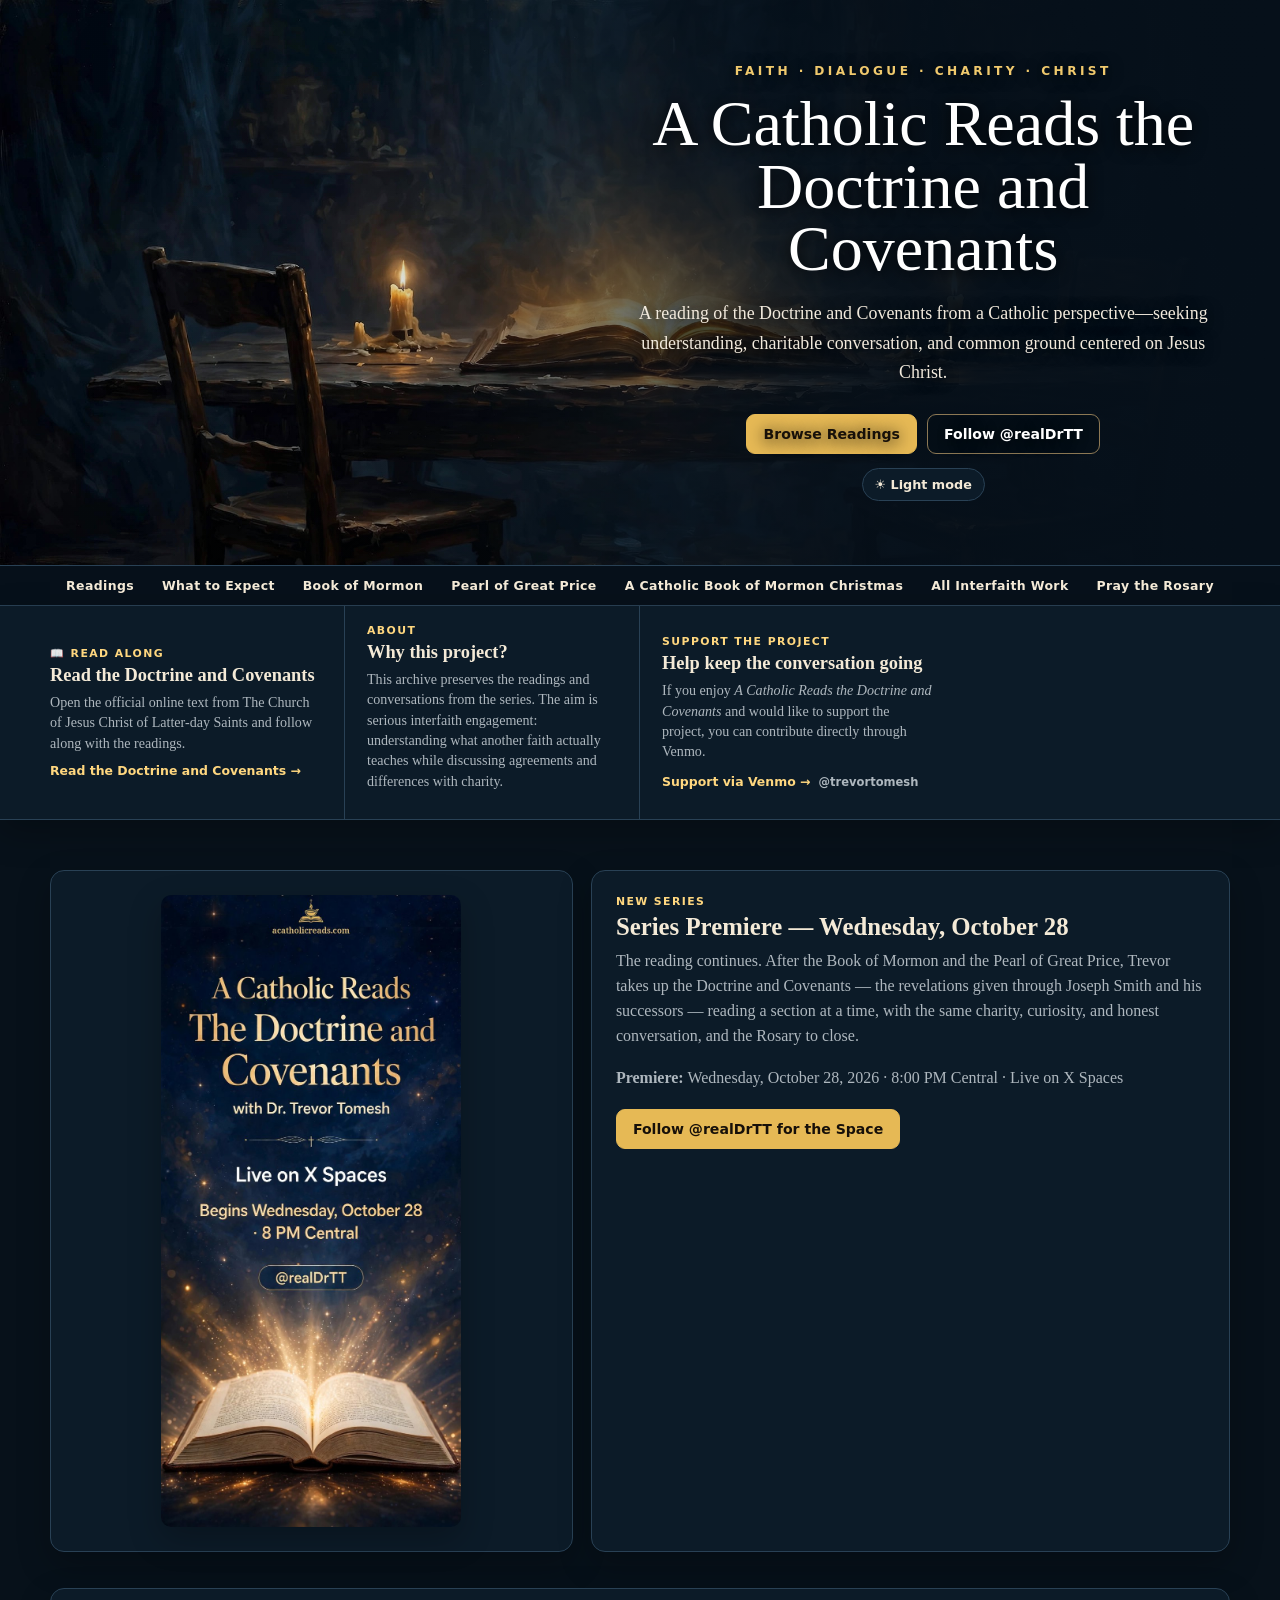
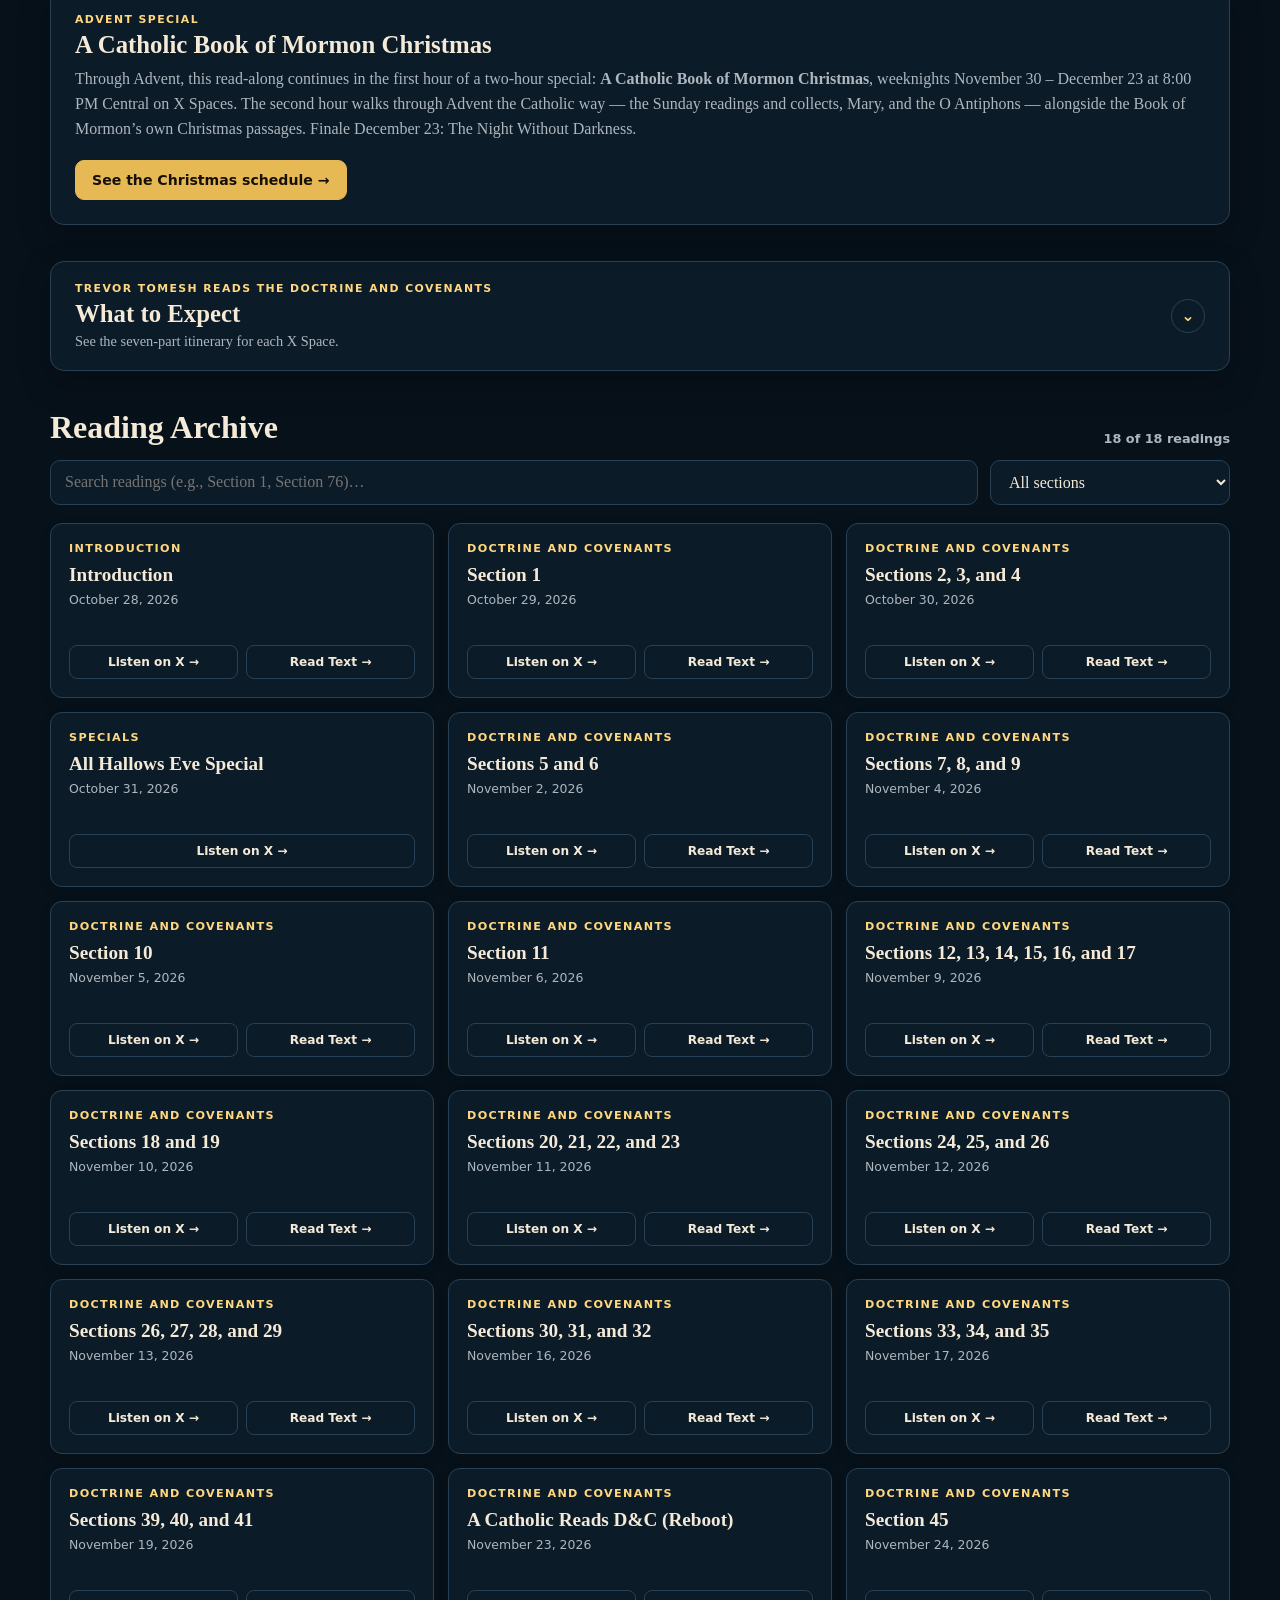
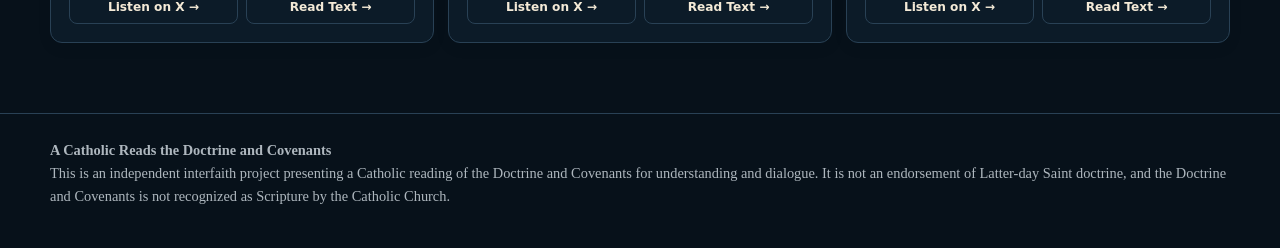
<file: dc/index.html>
<!doctype html>
<html lang="en" data-theme="dark">
<head>
<meta charset="utf-8">
<meta name="viewport" content="width=device-width,initial-scale=1">
<meta name="description" content="A Catholic Reads the Doctrine and Covenants — reading archive and X Spaces recordings.">
<meta name="theme-color" content="#07121d">
<title>A Catholic Reads the Doctrine and Covenants</title>
<style>
:root{
 --bg:#f4efe5;--surface:#fffaf0;--surface2:#eee4d2;--ink:#2a211a;--muted:#75685d;
 --line:#d7c5a6;--wine:#6c2030;--accent:#ad7d2c;--accent2:#7d581d;--hero:#0b1723;
 --shadow:0 12px 32px rgba(49,31,20,.10);--header-overlay:linear-gradient(90deg,rgba(5,14,23,.18),rgba(5,14,23,.72) 56%,rgba(5,14,23,.94));
}
html[data-theme="dark"]{
 --bg:#07111a;--surface:#0c1b28;--surface2:#102536;--ink:#f4ead7;--muted:#aeb7be;
 --line:#294155;--wine:#e6bd68;--accent:#e6b955;--accent2:#ffd77f;--hero:#06101a;
 --shadow:0 12px 32px rgba(0,0,0,.25);--header-overlay:linear-gradient(90deg,rgba(5,14,23,.05),rgba(5,14,23,.73) 54%,rgba(5,14,23,.96));
}
*{box-sizing:border-box}
html{scroll-behavior:smooth}
body{margin:0;background:var(--bg);color:var(--ink);font-family:Georgia,"Times New Roman",serif;transition:background .2s,color .2s}
a{color:inherit}.shell{width:min(1180px,calc(100% - 36px));margin:auto}
.hero{position:relative;isolation:isolate;overflow:hidden;min-height:520px;background:var(--hero);display:flex;align-items:center;border-bottom:1px solid var(--line)}
.hero::before{content:"";position:absolute;inset:0;z-index:-2;background:url("header.jpg") left center/cover no-repeat}
.hero::after{content:"";position:absolute;inset:0;z-index:-1;background:linear-gradient(90deg,rgba(6,16,26,0) 0%,rgba(6,16,26,.10) 30%,rgba(6,16,26,.68) 53%,rgba(6,16,26,.94) 72%,#06101a 100%)}
.hero-content{width:52%;margin-left:auto;padding:64px 0;text-align:center;color:#fff;text-shadow:0 2px 16px #000}
.kicker{font:700 .76rem system-ui,sans-serif;text-transform:uppercase;letter-spacing:.28em;color:#f0c96d}
h1{font-size:clamp(2.7rem,5vw,5rem);line-height:.98;margin:15px 0 18px;font-weight:500}
.hero p{font-size:1.12rem;line-height:1.65;color:#f1e9dc;margin:0 auto;max-width:650px}
.hero-actions{display:flex;justify-content:center;gap:10px;flex-wrap:wrap;margin-top:26px}
.btn{display:inline-flex;align-items:center;justify-content:center;gap:8px;padding:11px 16px;border-radius:9px;text-decoration:none;font:750 .88rem system-ui,sans-serif;border:1px solid var(--line);background:var(--surface);color:var(--ink)}
.btn.gold{background:var(--accent);border-color:var(--accent);color:#171009}
.btn.ghost{background:rgba(5,14,23,.58);color:#fff;border-color:#8d7955}
.topbar{position:sticky;top:0;z-index:20;background:color-mix(in srgb,var(--bg) 92%,transparent);backdrop-filter:blur(12px);border-bottom:1px solid var(--line)}
.nav{height:62px;display:flex;align-items:center;justify-content:space-between;gap:18px}
.brand{font-size:1.05rem;font-weight:bold}.navlinks{display:flex;gap:22px;align-items:center;font:700 .84rem system-ui,sans-serif}
.navlinks a{text-decoration:none;color:var(--muted)}.navlinks a:hover{color:var(--ink)}
.theme{border:1px solid var(--line);background:var(--surface);color:var(--ink);border-radius:999px;padding:8px 12px;cursor:pointer;font:700 .8rem system-ui,sans-serif}

.site-nav{background:var(--hero);border-bottom:1px solid var(--line)}
.site-nav-inner{display:flex;justify-content:center;gap:28px;flex-wrap:wrap;padding:12px 0}
.site-nav a{color:#f4ead7;text-decoration:none;font:750 .78rem system-ui,sans-serif;letter-spacing:.03em}
.site-nav a:hover{color:#ffd77f}
.itinerary{margin:0 0 38px;background:var(--surface);border:1px solid var(--line);border-radius:14px;box-shadow:var(--shadow);overflow:hidden}
.itinerary summary{list-style:none;cursor:pointer;padding:20px 24px;display:flex;align-items:center;justify-content:space-between;gap:18px;user-select:none}
.itinerary summary::-webkit-details-marker{display:none}
.itinerary summary:hover{background:var(--surface2)}
.itinerary-summary-text .info-label{margin-bottom:5px}
.itinerary-summary-text h2{font-size:1.55rem;margin:0}
.itinerary-summary-text p{margin:5px 0 0;color:var(--muted);font-size:.9rem}
.itinerary-chevron{width:34px;height:34px;flex:0 0 34px;border:1px solid var(--line);border-radius:50%;display:grid;place-items:center;color:var(--accent2);font:800 1rem system-ui,sans-serif;transition:transform .2s}
.itinerary[open] .itinerary-chevron{transform:rotate(180deg)}
.itinerary-content{padding:0 24px 24px;border-top:1px solid var(--line)}
.itinerary-list{display:grid;grid-template-columns:repeat(2,1fr);gap:10px 24px;counter-reset:agenda;list-style:none;padding:0;margin:0}
.itinerary-list li{counter-increment:agenda;position:relative;padding:14px 14px 14px 50px;border-top:1px solid var(--line);line-height:1.45}
.itinerary-list li::before{content:counter(agenda);position:absolute;left:8px;top:12px;width:28px;height:28px;border-radius:50%;display:grid;place-items:center;background:var(--accent);color:#171009;font:800 .75rem system-ui,sans-serif}
.itinerary-list strong{display:block;margin-bottom:3px}.itinerary-list span{color:var(--muted);font-size:.9rem}

main{padding:30px 0 70px}
.info-bar{background:var(--surface);border-bottom:1px solid var(--line);box-shadow:var(--shadow)}
.info-bar-inner{width:min(1180px,calc(100% - 36px));margin:auto;display:grid;grid-template-columns:repeat(4,1fr)}
.info-item{padding:18px 22px;border-right:1px solid var(--line);display:flex;flex-direction:column;justify-content:center;min-height:145px}
.info-item:first-child{padding-left:0}.info-item:last-child{border-right:0;padding-right:0}
.info-label{font:800 .68rem system-ui,sans-serif;text-transform:uppercase;letter-spacing:.13em;color:var(--accent2);margin-bottom:5px}
.info-item h2{font-size:1.15rem;margin:0 0 6px}.info-item p{font-size:.88rem;line-height:1.45;color:var(--muted);margin:0 0 10px}
.info-link{font:800 .78rem system-ui,sans-serif;color:var(--accent2);text-decoration:none}.info-link:hover{text-decoration:underline}
.info-handle{font:650 .72rem system-ui,sans-serif;color:var(--muted);margin-left:8px}

.stats{display:grid;grid-template-columns:repeat(4,1fr);background:var(--surface);border:1px solid var(--line);border-radius:14px;box-shadow:var(--shadow);overflow:hidden}
.stat{padding:20px;text-align:center;border-right:1px solid var(--line)}.stat:last-child{border:0}
.stat strong{display:block;color:var(--accent2);font-size:1.8rem}.stat span{font:700 .72rem system-ui,sans-serif;text-transform:uppercase;letter-spacing:.08em;color:var(--muted)}
.features{display:grid;grid-template-columns:1.1fr .9fr;gap:18px;margin:20px 0 36px}
.feature{background:var(--surface);border:1px solid var(--line);border-radius:14px;padding:24px;box-shadow:var(--shadow)}
.feature h2{margin:0 0 8px;font-size:1.55rem}.feature p{color:var(--muted);line-height:1.55;margin:0 0 18px}
.archive-title{display:flex;align-items:end;justify-content:space-between;gap:16px;margin-bottom:14px}
.archive-title h2{margin:0;font-size:2rem}.archive-title span{color:var(--muted);font:650 .8rem system-ui,sans-serif}
.controls{display:grid;grid-template-columns:1fr 240px;gap:12px;margin-bottom:18px}
input,select{width:100%;padding:12px 14px;border:1px solid var(--line);border-radius:10px;background:var(--surface);color:var(--ink);font:inherit}
.grid{display:grid;grid-template-columns:repeat(3,1fr);gap:14px}
.card{background:var(--surface);border:1px solid var(--line);border-radius:12px;padding:18px;min-height:175px;display:flex;flex-direction:column;box-shadow:0 5px 15px rgba(0,0,0,.06)}
.card.missing{opacity:.68}.book{font:800 .7rem system-ui,sans-serif;text-transform:uppercase;letter-spacing:.12em;color:var(--accent2)}
.card h3{margin:9px 0 6px;font-size:1.2rem}.meta{font:500 .78rem system-ui,sans-serif;color:var(--muted)}
.actions{display:flex;gap:8px;margin-top:auto;padding-top:18px}.actions a{flex:1;text-align:center;padding:9px;border:1px solid var(--line);border-radius:8px;text-decoration:none;font:750 .76rem system-ui,sans-serif}
.actions a:hover{border-color:var(--accent);color:var(--accent2)}
.badge{margin-top:auto;padding-top:18px;color:var(--muted);font:750 .76rem system-ui,sans-serif}
footer{border-top:1px solid var(--line);padding:25px 0 40px;color:var(--muted);font-size:.9rem;line-height:1.6}
@media(max-width:850px){.info-bar-inner{grid-template-columns:1fr}.info-item,.info-item:first-child,.info-item:last-child{padding:16px 0;border-right:0;border-bottom:1px solid var(--line);min-height:0}.info-item:last-child{border-bottom:0}.hero::before{background-position:30% center}.hero::after{background:linear-gradient(90deg,rgba(6,16,26,.03),rgba(6,16,26,.75) 48%,#06101a 82%)}.hero-content{width:60%}.grid{grid-template-columns:repeat(2,1fr)}.features{grid-template-columns:1fr}.stats{grid-template-columns:repeat(2,1fr)}.stat:nth-child(2){border-right:0}.stat:nth-child(-n+2){border-bottom:1px solid var(--line)}}
@media(max-width:620px){.itinerary-list{grid-template-columns:1fr}.site-nav-inner{gap:16px}.hero{min-height:650px;align-items:end}.hero::before{background-position:center top}.hero::after{background:linear-gradient(180deg,rgba(6,16,26,.08) 0%,rgba(6,16,26,.28) 42%,rgba(6,16,26,.94) 72%,#06101a 100%)}.hero-content{width:100%;padding:260px 0 42px}.navlinks{display:none}.grid{grid-template-columns:1fr}.controls{grid-template-columns:1fr}.stats{grid-template-columns:1fr}.stat{border-right:0;border-bottom:1px solid var(--line)!important}.stat:last-child{border-bottom:0!important}}
</style>
</head>
<body>
<header class="hero">
 <div class="shell"><div class="hero-content">
  <div class="kicker">Faith · Dialogue · Charity · Christ</div>
  <h1>A Catholic Reads the Doctrine and Covenants</h1>
  <p>A reading of the Doctrine and Covenants from a Catholic perspective—seeking understanding, charitable conversation, and common ground centered on Jesus Christ.</p>
  <div class="hero-actions"><a class="btn gold" href="#archive">Browse Readings</a><a class="btn ghost" href="https://x.com/realDrTT" target="_blank" rel="noopener">Follow @realDrTT</a></div>
  <button id="theme" class="theme" style="margin-top:14px" aria-label="Toggle color theme">☀ Light mode</button>
 </div></div>
</header>

<nav class="site-nav" aria-label="Site navigation">
  <div class="shell site-nav-inner">
    <a href="index.html#archive">Readings</a>
    <a href="index.html#itinerary">What to Expect</a>
    <a href="https://acatholicreads.com/bom/" target="_blank" rel="noopener">Book of Mormon</a>
    <a href="https://acatholicreads.com/pgp/" target="_blank" rel="noopener">Pearl of Great Price</a>
    <a href="https://acatholicreads.com/christmas/">A Catholic Book of Mormon Christmas</a>
    <a href="https://acatholicreads.com/" target="_blank" rel="noopener">All Interfaith Work</a>
    <a href="https://acatholicreads.com/rosary/" target="_blank" rel="noopener">Pray the Rosary</a>
  </div>
</nav>

<section class="info-bar" aria-label="Project information">
 <div class="info-bar-inner">
  <div class="info-item">
   <div class="info-label">📖 Read Along</div>
   <h2>Read the Doctrine and Covenants</h2>
   <p>Open the official online text from The Church of Jesus Christ of Latter-day Saints and follow along with the readings.</p>
   <a class="info-link" href="https://www.churchofjesuschrist.org/study/scriptures/dc-testament?lang=eng" target="_blank" rel="noopener">Read the Doctrine and Covenants →</a>
  </div>
  <div class="info-item">
   <div class="info-label">About</div>
   <h2>Why this project?</h2>
   <p>This archive preserves the readings and conversations from the series. The aim is serious interfaith engagement: understanding what another faith actually teaches while discussing agreements and differences with charity.</p>
  </div>
  <div class="info-item">
   <div class="info-label">Support the Project</div>
   <h2>Help keep the conversation going</h2>
   <p>If you enjoy <em>A Catholic Reads the Doctrine and Covenants</em> and would like to support the project, you can contribute directly through Venmo.</p>
   <div><a class="info-link" href="https://account.venmo.com/u/trevortomesh" target="_blank" rel="noopener noreferrer">Support via Venmo →</a><span class="info-handle">@trevortomesh</span></div>
  </div>
 </div>
</section>


<main class="shell">




 <section class="features" style="grid-template-columns:.9fr 1.1fr">
  <div class="feature" style="display:flex;align-items:center;justify-content:center">
    <img src="poster.jpg" alt="Poster: A Catholic Reads The Doctrine and Covenants — begins Wednesday, October 28, 8 PM Central, live on X Spaces" style="width:100%;max-width:300px;border-radius:10px;box-shadow:var(--shadow)">
  </div>
  <div class="feature">
    <div class="info-label">New Series</div>
    <h2>Series Premiere — Wednesday, October 28</h2>
    <p>The reading continues. After the Book of Mormon and the Pearl of Great Price, Trevor takes up the Doctrine and Covenants — the revelations given through Joseph Smith and his successors — reading a section at a time, with the same charity, curiosity, and honest conversation, and the Rosary to close.</p>
    <p><strong>Premiere:</strong> Wednesday, October 28, 2026 · 8:00 PM Central · Live on X Spaces</p>
    <div class="hero-actions" style="justify-content:flex-start;margin-top:6px"><a class="btn gold" href="https://x.com/realDrTT" target="_blank" rel="noopener">Follow @realDrTT for the Space</a></div>
  </div>
 </section>

 <section class="features" style="grid-template-columns:1fr">
  <div class="feature">
    <div class="info-label">Advent Special</div>
    <h2>A Catholic Book of Mormon Christmas</h2>
    <p>Through Advent, this read-along continues in the first hour of a two-hour special: <strong>A Catholic Book of Mormon Christmas</strong>, weeknights November 30 – December 23 at 8:00 PM Central on X Spaces. The second hour walks through Advent the Catholic way — the Sunday readings and collects, Mary, and the O Antiphons — alongside the Book of Mormon’s own Christmas passages. Finale December 23: The Night Without Darkness.</p>
    <div class="hero-actions" style="justify-content:flex-start;margin-top:6px"><a class="btn gold" href="https://acatholicreads.com/christmas/">See the Christmas schedule →</a></div>
  </div>
 </section>

 <details class="itinerary" id="itinerary">
   <summary>
     <div class="itinerary-summary-text">
       <div class="info-label">Trevor Tomesh Reads the Doctrine and Covenants</div>
       <h2>What to Expect</h2>
       <p>See the seven-part itinerary for each X Space.</p>
     </div>
     <span class="itinerary-chevron" aria-hidden="true">⌄</span>
   </summary>
   <div class="itinerary-content">
     <ol class="itinerary-list">
       <li><strong>Opening Prayer</strong><span>Begin the Space with a short prayer.</span></li>
       <li><strong>Opening Discussion</strong><span>Casual discussion, introductions, updates, or thoughts related to the evening’s topic.</span></li>
       <li><strong>Catholic Scripture/Spiritual Reading</strong><span>Trevor shares selected readings from Catholic scripture, tradition, or devotional material.</span></li>
       <li><strong>Doctrine and Covenants Reading</strong><span>Read the selected section or sections of the Doctrine and Covenants together.</span></li>
       <li><strong>Chapter Discussion</strong><span>Between chapters, when appropriate, pause to discuss questions, observations, doctrine, similarities, differences, and reactions.</span></li>
       <li><strong>The Rosary</strong><span>Pray the Rosary together. <a class="info-link" href="https://acatholicreads.com/rosary/" target="_blank" rel="noopener">Open the Rosary guide →</a></span></li>
       <li><strong>Closing Prayer</strong><span>End the Space with a final prayer.</span></li>
     </ol>
   </div>
 </details>

 <section id="archive">
  <div class="archive-title"><h2>Reading Archive</h2><span id="count"></span></div>
  <div class="controls"><input id="search" type="search" placeholder="Search readings (e.g., Section 1, Section 76)…"><select id="filter"><option value="">All sections</option></select></div>
  <div id="readings" class="grid"><div>Loading readings…</div></div>
 </section>
</main>

<footer><div class="shell"><strong>A Catholic Reads the Doctrine and Covenants</strong><br>
This is an independent interfaith project presenting a Catholic reading of the Doctrine and Covenants for understanding and dialogue. It is not an endorsement of Latter-day Saint doctrine, and the Doctrine and Covenants is not recognized as Scripture by the Catholic Church.</div></footer>

<script>
const $=s=>document.querySelector(s), root=document.documentElement;
const saved=localStorage.getItem("theme");
if(saved) root.dataset.theme=saved;
function themeLabel(){ $("#theme").textContent=root.dataset.theme==="dark"?"☀ Light mode":"☾ Dark mode"; }
themeLabel();
$("#theme").onclick=()=>{root.dataset.theme=root.dataset.theme==="dark"?"light":"dark";localStorage.setItem("theme",root.dataset.theme);themeLabel();};

let all=[];
const bookOrder=["Introduction","Doctrine and Covenants","Official Declarations","Specials"];

function displayBook(x){ return x.book || "Introduction"; }
function readUrl(x){
 const base="https://www.churchofjesuschrist.org/study/scriptures/dc-testament";
 if(x.book==="Official Declarations"&&x.chapter) return `${base}/od/${x.chapter}?lang=eng`;
 if(x.chapter) return `${base}/dc/${x.chapter}?lang=eng`;
 return base+"?lang=eng";
}
function render(){
 const q=$("#search").value.toLowerCase().trim(), f=$("#filter").value;
 const rows=all.filter(x=>(!f||displayBook(x)===f)&&(!q||[x.title,x.book,x.chapters,x.note].join(" ").toLowerCase().includes(q)));
 $("#count").textContent=`${rows.length} of ${all.length} readings`;
 $("#readings").innerHTML=rows.map(x=>`<article class="card ${x.missing?"missing":""}">
  <div class="book">${displayBook(x)}</div><h3>${x.title}</h3><div class="meta">${x.date||`Reading ${x.order}`}</div>
  ${x.missing?`<div class="badge">Recording marked missing</div>`:`<div class="actions"><a href="${x.url}" target="_blank" rel="noopener">Listen on X →</a>${displayBook(x)==="Specials"?"":`<a href="${readUrl(x)}" target="_blank" rel="noopener">Read Text →</a>`}</div>`}
 </article>`).join("")||(all.length?"<p>No matching readings.</p>":"<p>No readings yet — the series premieres Wednesday, October 28, 2026, at 8 PM Central, live on X Spaces.</p>");
}
fetch("readings.json").then(r=>r.json()).then(d=>{
 all=d; $("#filter").innerHTML+=bookOrder.filter(b=>d.some(x=>displayBook(x)===b)).map(b=>`<option value="${b}">${b}</option>`).join(""); render();
}).catch(()=>$("#readings").innerHTML="<p>Could not load readings.json. Run this folder from a local web server.</p>");
$("#search").oninput=render; $("#filter").onchange=render;
</script>
</body></html>
</file>
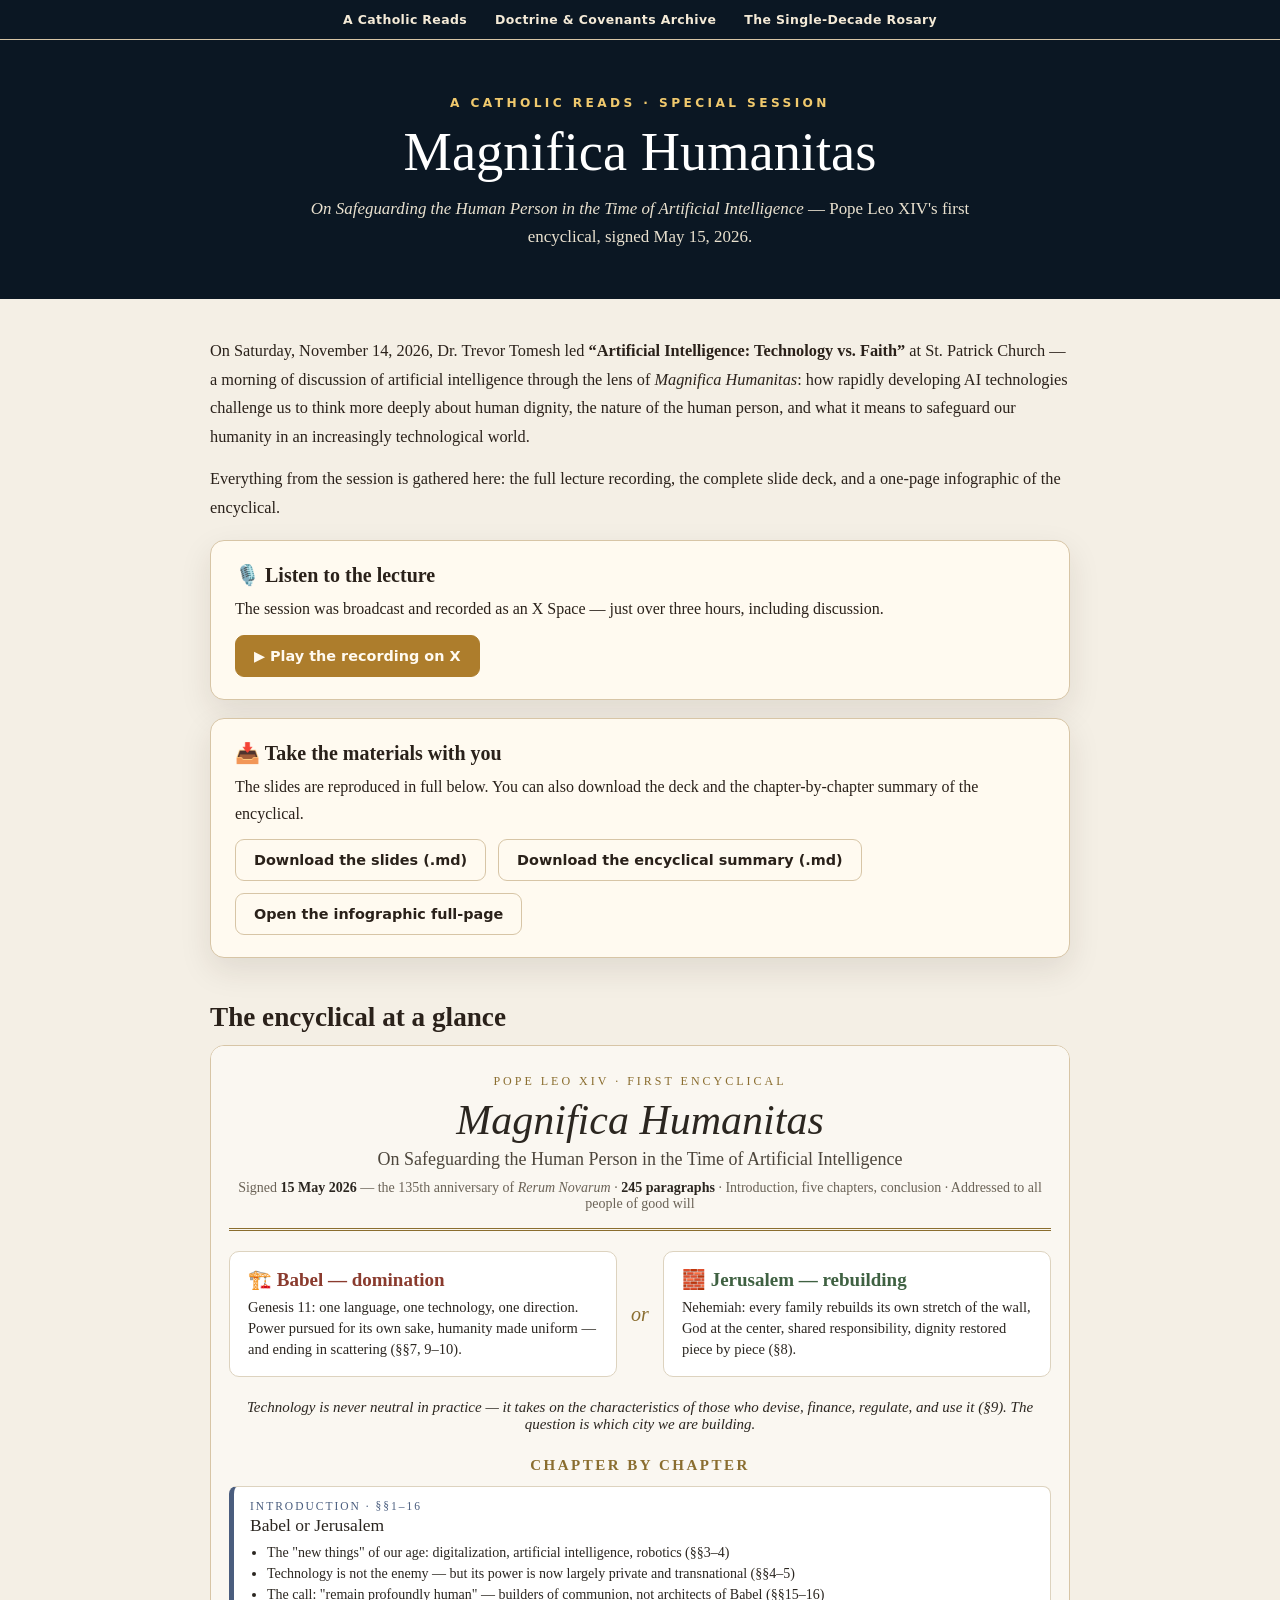
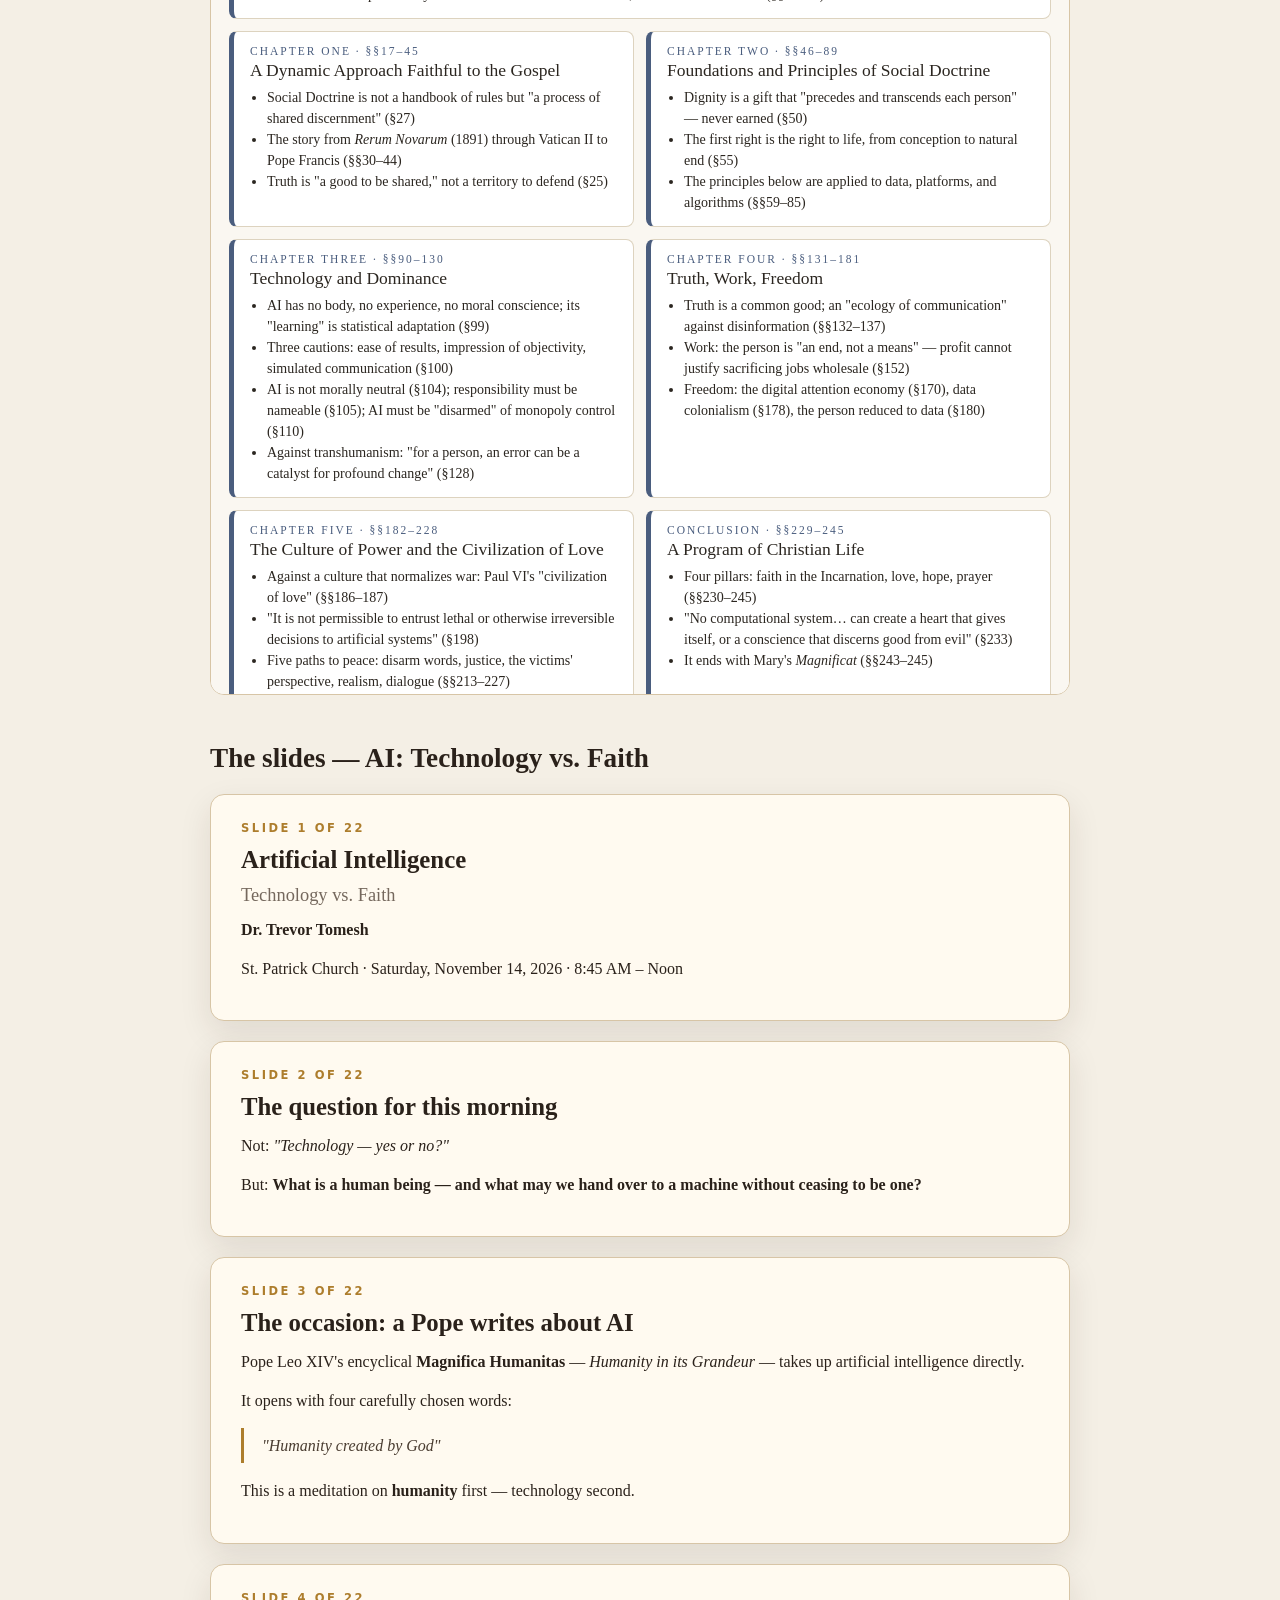
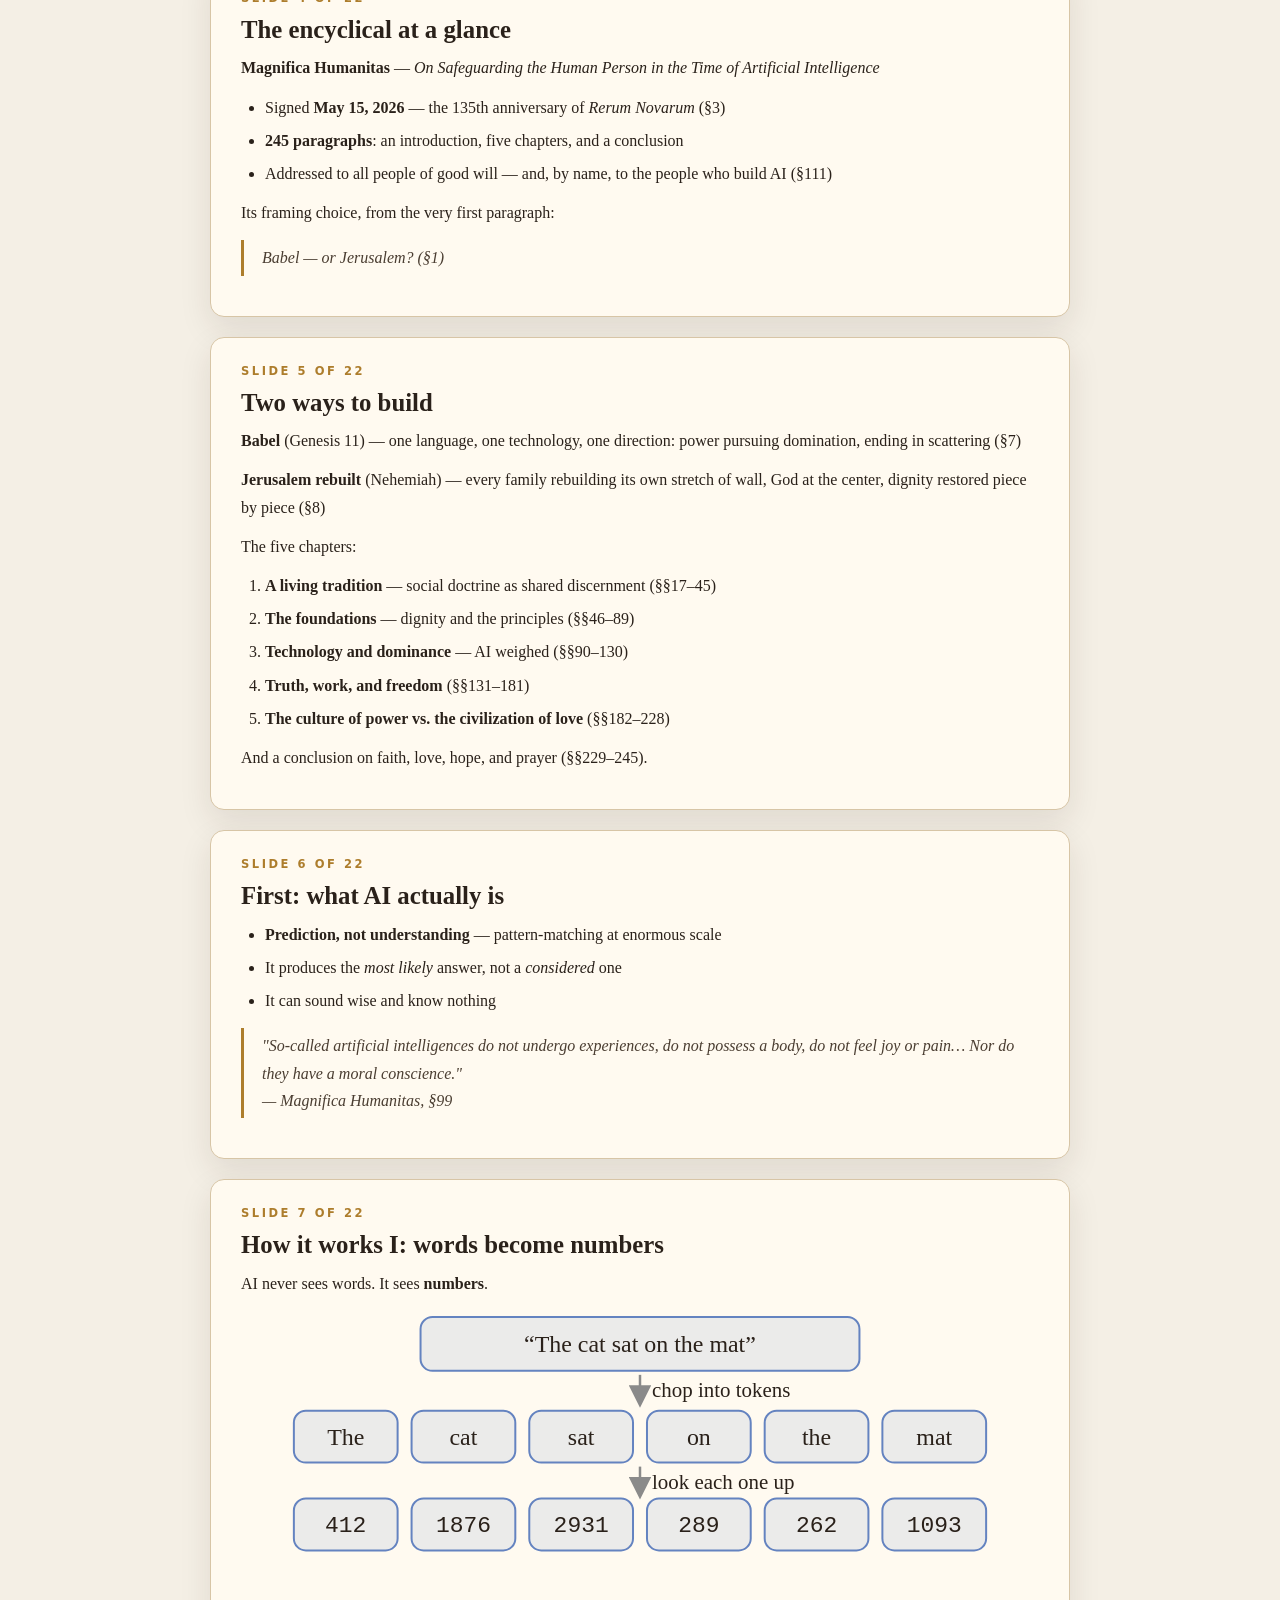
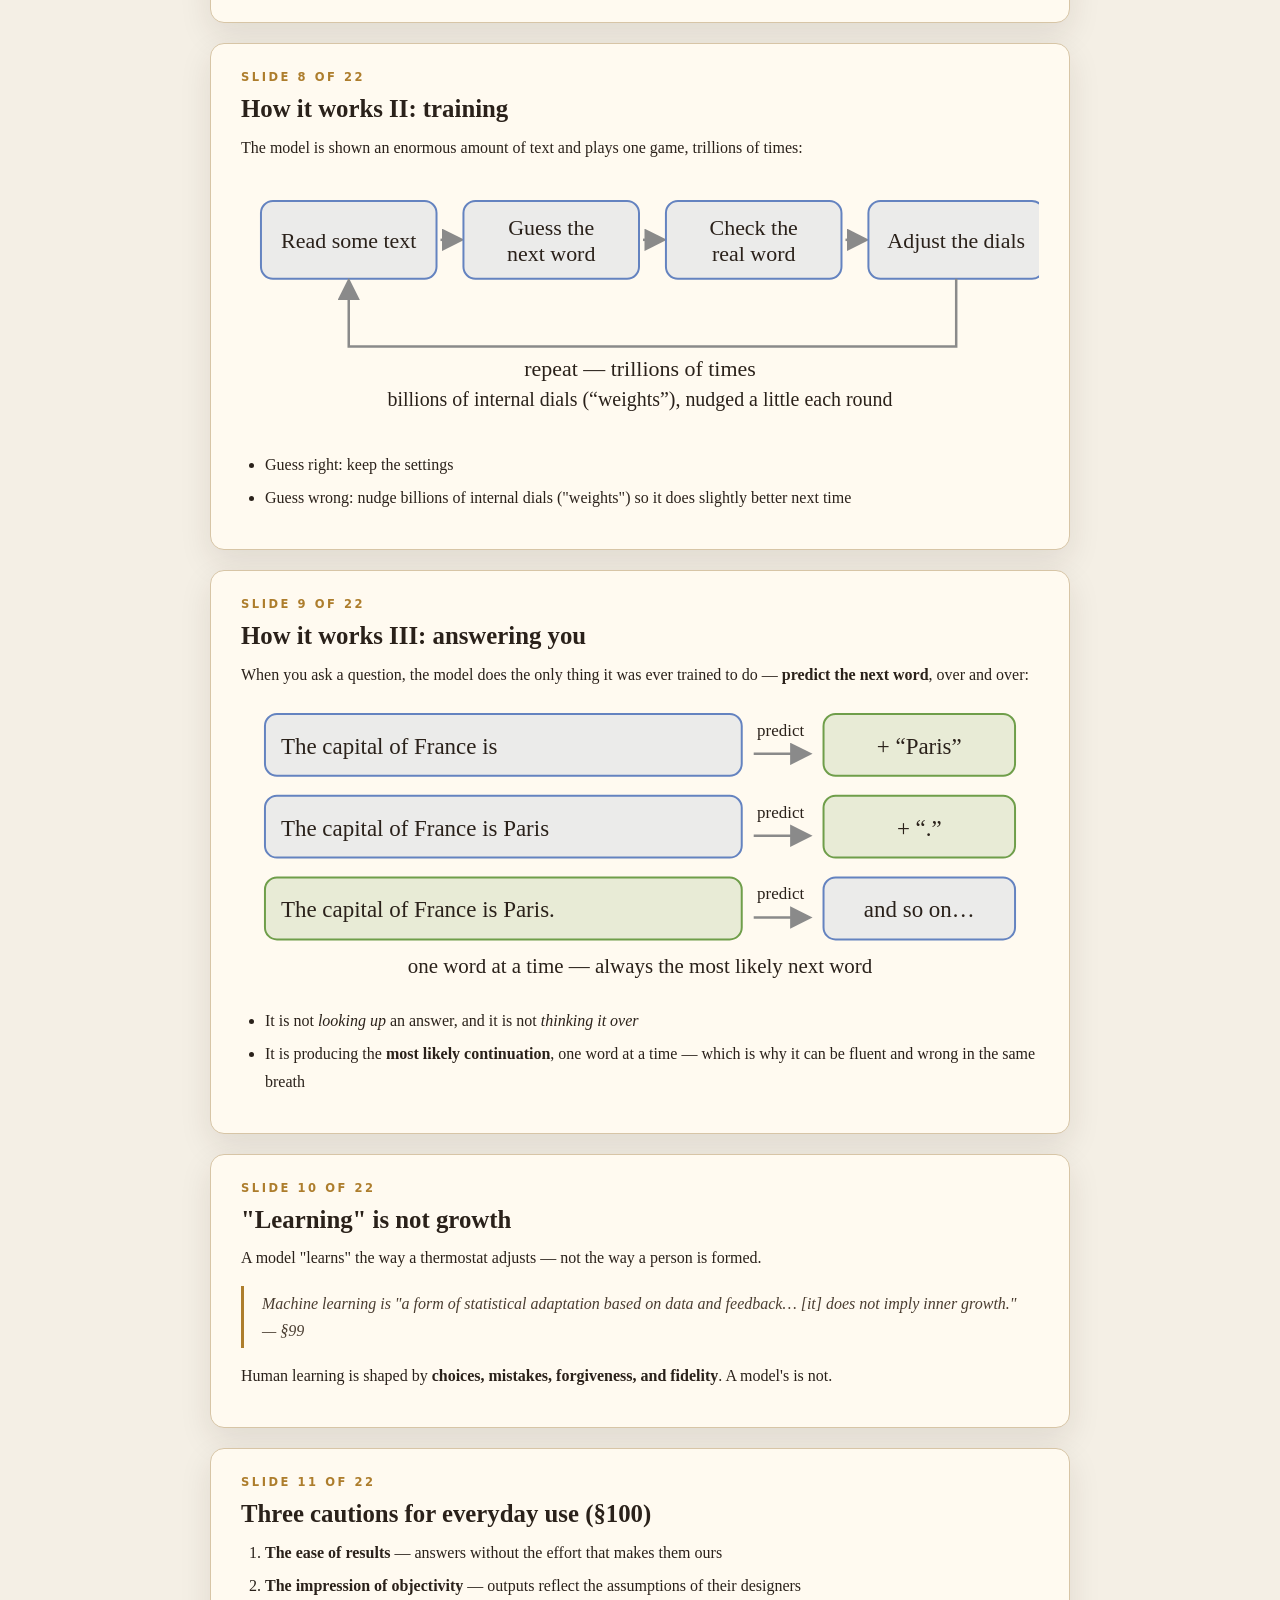
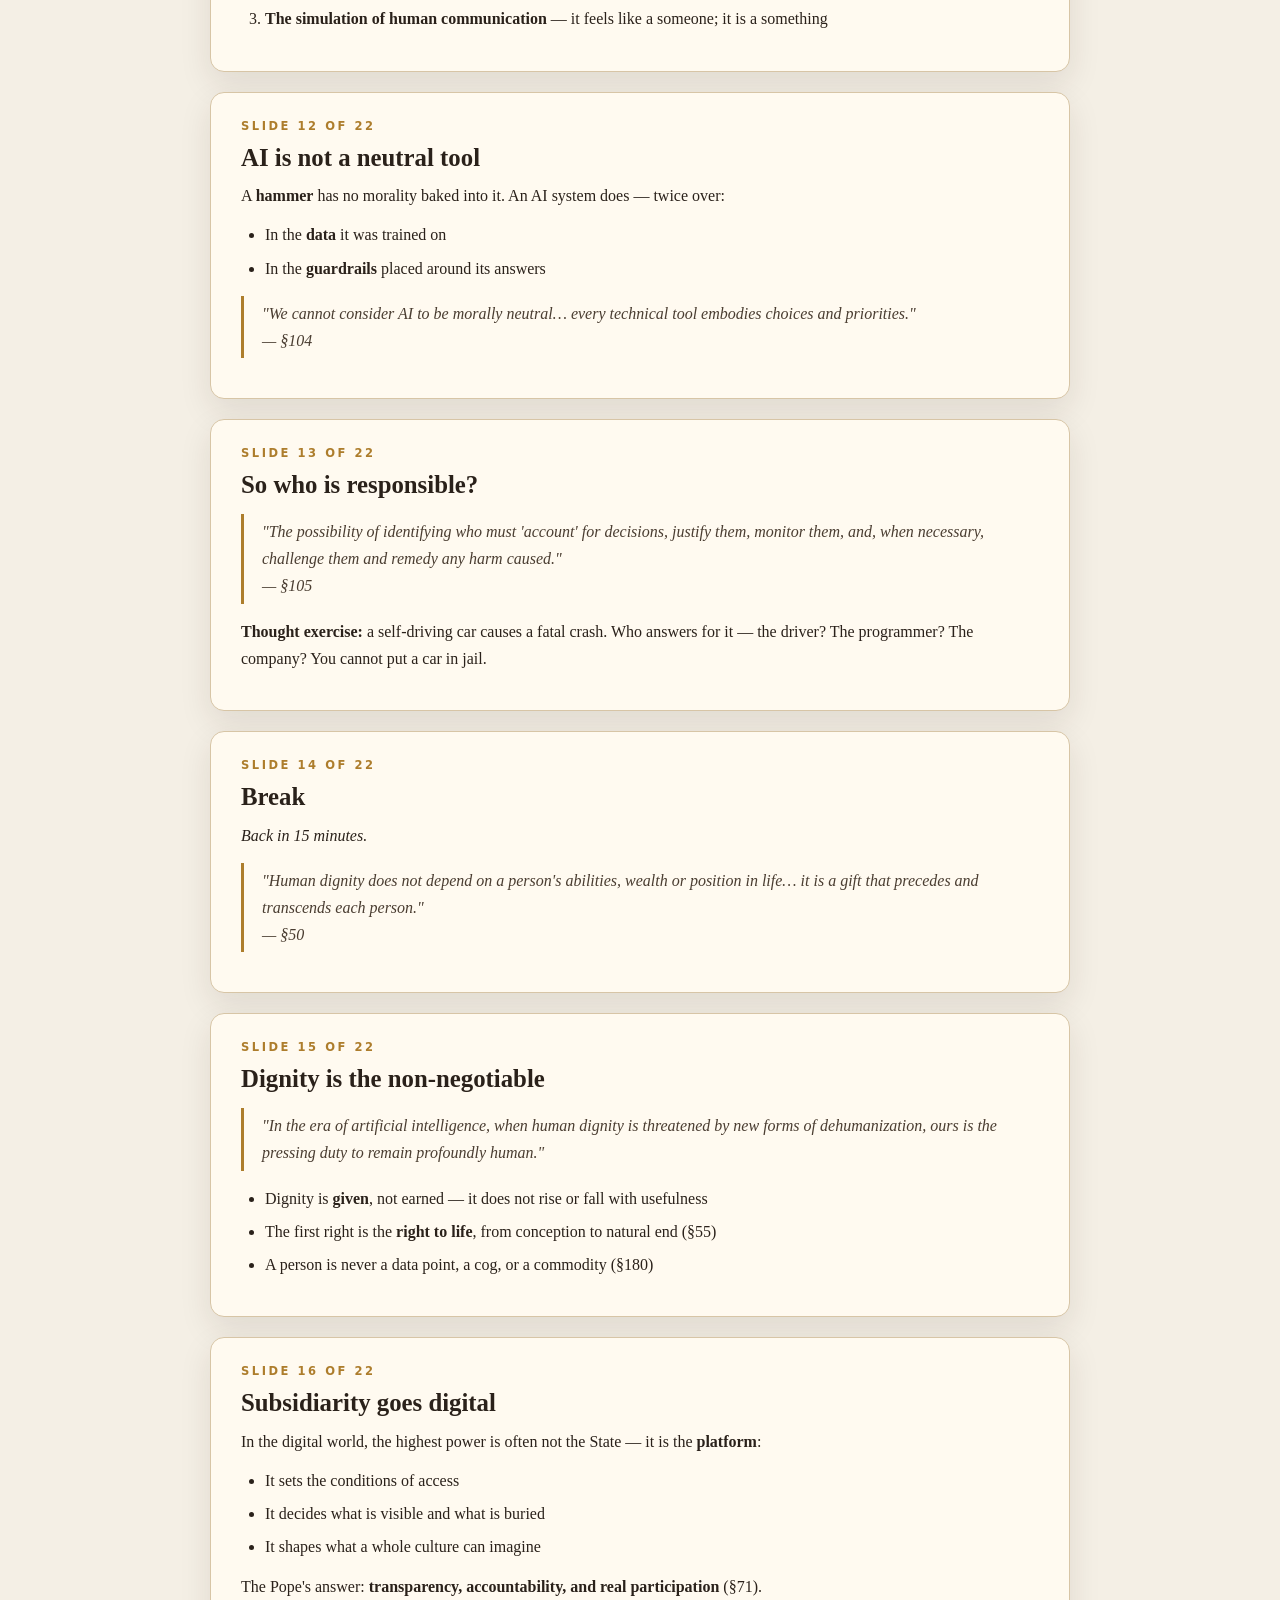
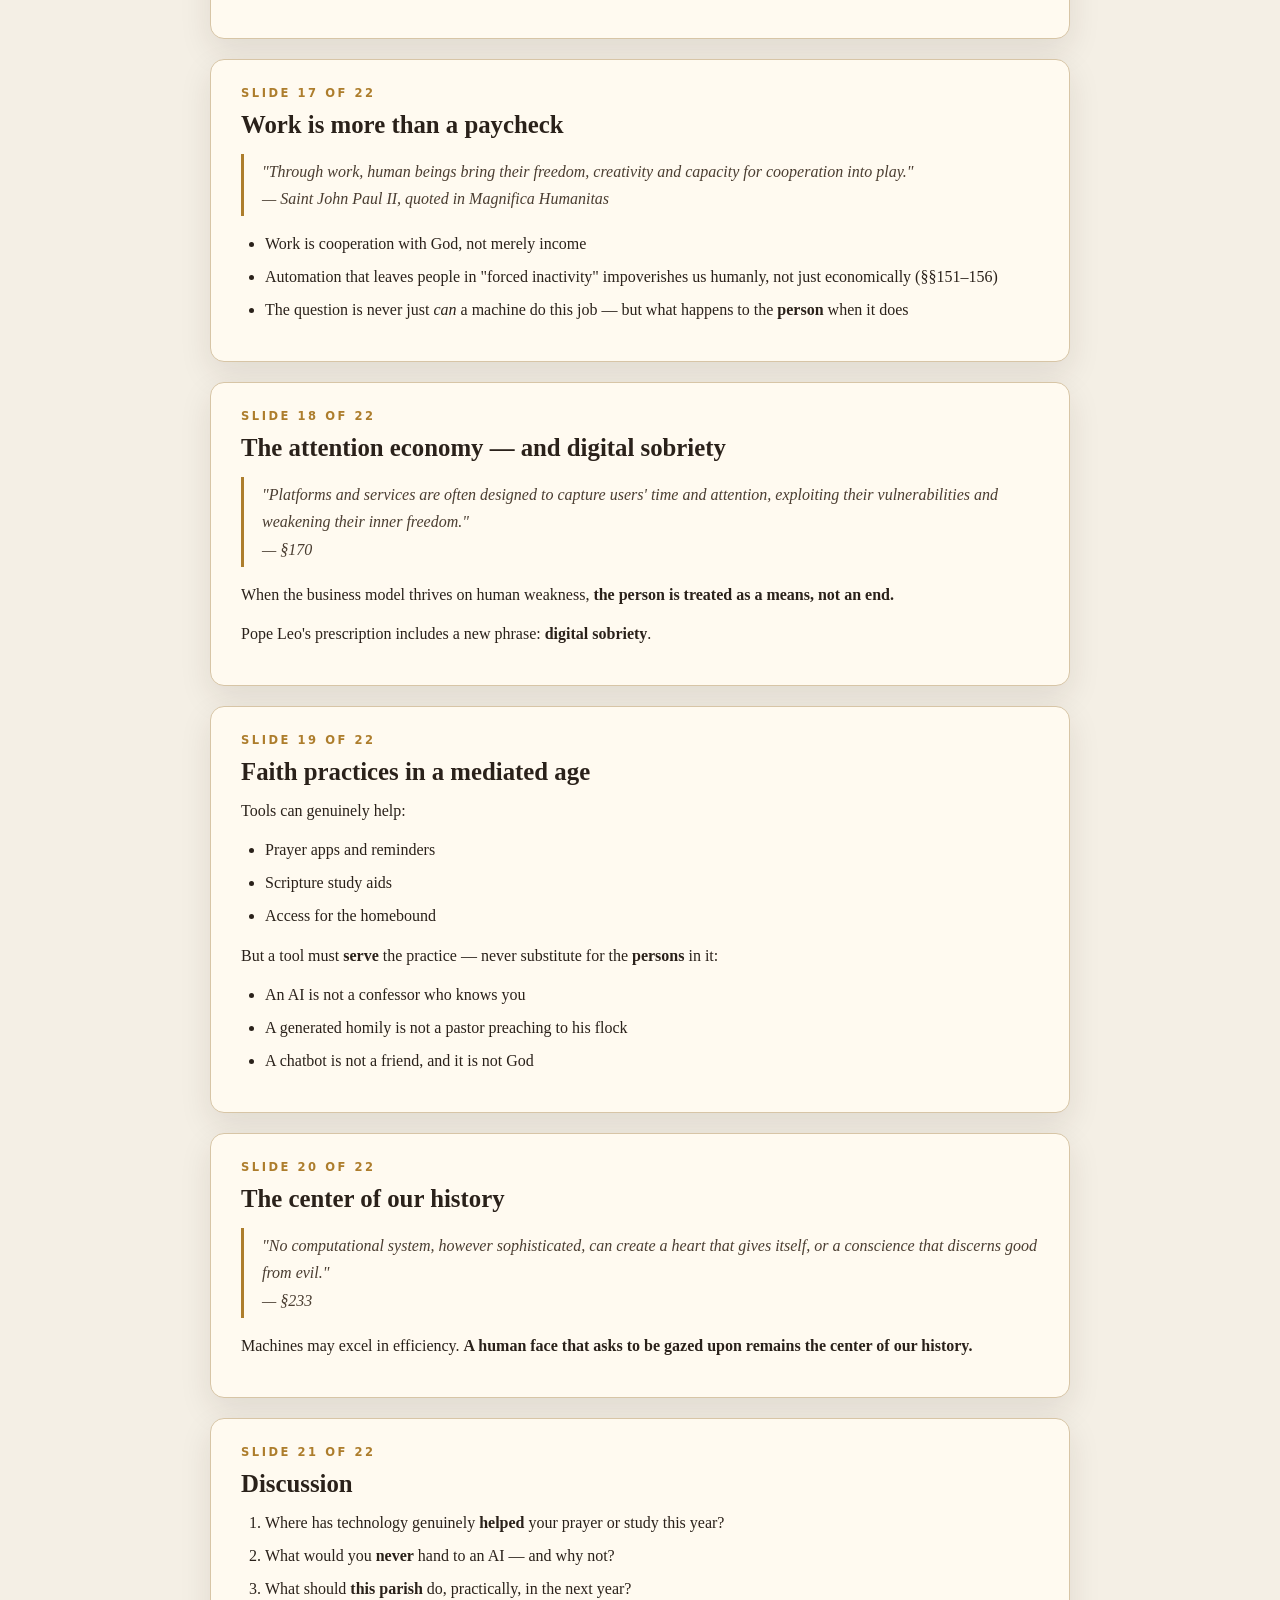
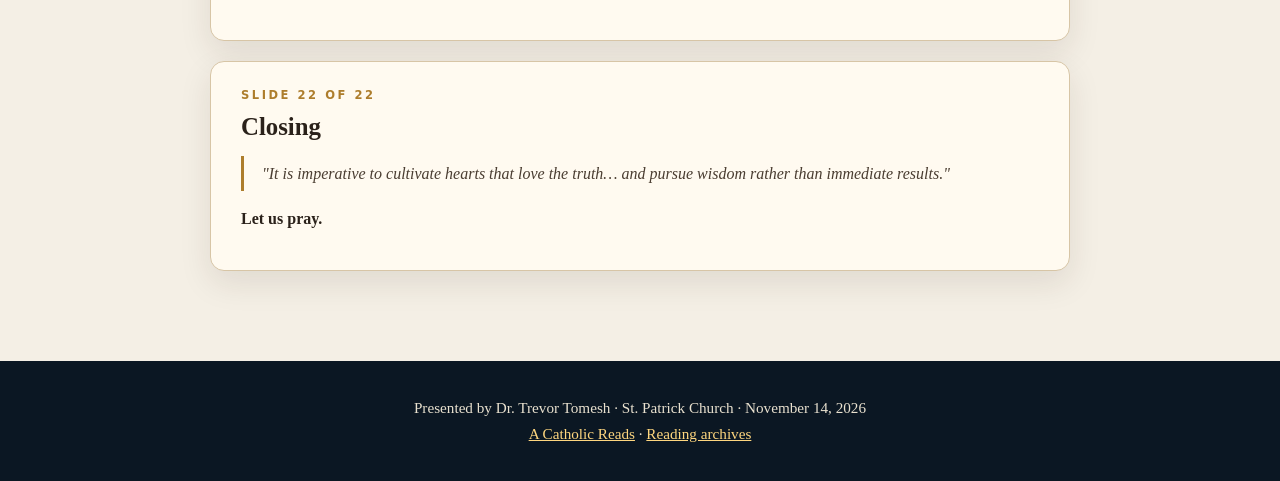
<file: magnifica/index.html>
<!doctype html>
<html lang="en">
<head>
<meta charset="utf-8">
<meta name="viewport" content="width=device-width,initial-scale=1">
<meta name="description" content="Magnifica Humanitas: Pope Leo XIV on safeguarding the human person in the time of AI. Lecture recording, slides, and infographic from Dr. Trevor Tomesh's session 'AI: Technology vs Faith.'">
<link rel="icon" type="image/png" sizes="32x32" href="../favicon-32x32.png">
<link rel="icon" type="image/png" sizes="16x16" href="../favicon-16x16.png">
<link rel="apple-touch-icon" href="../apple-touch-icon.png">
<title>Magnifica Humanitas — A Catholic Reads</title>
<style>
:root{--bg:#f4efe5;--surface:#fffaf0;--surface2:#eee4d2;--ink:#2a211a;--muted:#75685d;--line:#d7c5a6;--accent:#ad7d2c;--hero:#0b1723;--shadow:0 12px 32px rgba(49,31,20,.10)}
*{box-sizing:border-box}html{scroll-behavior:smooth}
body{margin:0;background:var(--bg);color:var(--ink);font-family:Georgia,"Times New Roman",serif}
a{color:inherit}.shell{width:min(1180px,calc(100% - 36px));margin:auto}.narrow{width:min(860px,calc(100% - 36px));margin:auto}
.btn{display:inline-flex;align-items:center;justify-content:center;gap:8px;padding:12px 18px;border-radius:9px;text-decoration:none;font:750 .9rem system-ui,sans-serif;border:1px solid var(--line);background:var(--surface);color:var(--ink)}
.btn.gold{background:var(--accent);border-color:var(--accent);color:#fffaf0}
.site-nav{background:var(--hero);border-bottom:1px solid var(--line)}
.site-nav-inner{display:flex;justify-content:center;gap:28px;flex-wrap:wrap;padding:12px 0}
.site-nav a{color:#f4ead7;text-decoration:none;font:750 .78rem system-ui,sans-serif;letter-spacing:.03em}
.site-nav a:hover{color:#ffd77f}
.page-hero{background:var(--hero);color:#f4ead7;padding:56px 0 48px;text-align:center}
.kicker{font:700 .76rem system-ui,sans-serif;text-transform:uppercase;letter-spacing:.28em;color:#f0c96d}
.page-hero h1{font-size:clamp(2.1rem,4.4vw,3.4rem);line-height:1.05;margin:14px 0;font-weight:500;color:#fff}
.page-hero p{font-size:1.06rem;line-height:1.65;color:#e9e1cf;margin:0 auto;max-width:680px}
main{padding:38px 0 70px}
h2.sec{font-size:1.7rem;margin:44px 0 12px}
p.body{line-height:1.75;font-size:1.02rem;margin:0 0 14px}
.card{background:var(--surface);border:1px solid var(--line);border-radius:14px;box-shadow:var(--shadow);padding:22px 24px;margin:18px 0}
.card h3{margin:0 0 8px;font-size:1.25rem}
.card p{line-height:1.7;margin:0 0 12px}
.row{display:flex;gap:12px;flex-wrap:wrap;margin-top:6px}
iframe.infographic{width:100%;height:1250px;border:1px solid var(--line);border-radius:14px;background:#fff}
.slide{background:var(--surface);border:1px solid var(--line);border-radius:14px;box-shadow:var(--shadow);padding:26px 30px;margin:20px 0}
.slide-num{font:700 .72rem system-ui,sans-serif;text-transform:uppercase;letter-spacing:.22em;color:var(--accent);margin-bottom:10px}
.slide h2{font-size:1.55rem;margin:0 0 10px;line-height:1.2}
.slide h3{font-size:1.15rem;margin:6px 0 10px;color:var(--muted);font-weight:500}
.slide p{line-height:1.7;margin:0 0 12px}
.slide ul,.slide ol{line-height:1.7;margin:0 0 12px;padding-left:24px}
.slide li{margin-bottom:6px}
.slide blockquote{border-left:3px solid var(--accent);margin:14px 0;padding:4px 0 4px 18px;font-style:italic;color:#4a3d31;line-height:1.7}
.diagram{margin:14px 0}.diagram svg{width:100%;height:auto;max-height:340px}
footer{background:var(--hero);color:#e9e1cf;text-align:center;padding:34px 0;font-size:.95rem;line-height:1.7}
footer a{color:#ffd77f}
</style>
</head>
<body>
<nav class="site-nav"><div class="shell site-nav-inner">
<a href="https://acatholicreads.com/">A Catholic Reads</a>
<a href="https://trevortomesh.github.io/dc/">Doctrine &amp; Covenants Archive</a>
<a href="https://acatholicreads.com/single-decade/">The Single-Decade Rosary</a>
</div></nav>
<header class="page-hero"><div class="narrow">
<div class="kicker">A Catholic Reads · Special Session</div>
<h1>Magnifica Humanitas</h1>
<p><em>On Safeguarding the Human Person in the Time of Artificial Intelligence</em> — Pope Leo XIV's first encyclical, signed May 15, 2026.</p>
</div></header>
<main><div class="narrow">
<p class="body">On Saturday, November 14, 2026, Dr. Trevor Tomesh led <strong>“Artificial Intelligence: Technology vs. Faith”</strong> at St. Patrick Church — a morning of discussion of artificial intelligence through the lens of <em>Magnifica Humanitas</em>: how rapidly developing AI technologies challenge us to think more deeply about human dignity, the nature of the human person, and what it means to safeguard our humanity in an increasingly technological world.</p>
<p class="body">Everything from the session is gathered here: the full lecture recording, the complete slide deck, and a one-page infographic of the encyclical.</p>

<div class="card">
<h3>🎙️ Listen to the lecture</h3>
<p>The session was broadcast and recorded as an X Space — just over three hours, including discussion.</p>
<div class="row"><a class="btn gold" href="https://x.com/i/spaces/1MErbpoqZAvdKO">▶ Play the recording on X</a></div>
</div>

<div class="card">
<h3>📥 Take the materials with you</h3>
<p>The slides are reproduced in full below. You can also download the deck and the chapter-by-chapter summary of the encyclical.</p>
<div class="row">
<a class="btn" href="slides.md" download>Download the slides (.md)</a>
<a class="btn" href="summary.md" download>Download the encyclical summary (.md)</a>
<a class="btn" href="infographic.html">Open the infographic full-page</a>
</div>
</div>

<h2 class="sec">The encyclical at a glance</h2>
<iframe class="infographic" src="infographic.html" title="Magnifica Humanitas infographic" loading="lazy"></iframe>

<h2 class="sec">The slides — AI: Technology vs. Faith</h2>
<section class="slide" id="slide-1"><div class="slide-num">Slide 1 of 22</div>
<h2>Artificial Intelligence</h2>
<h3>Technology vs. Faith</h3>
<p><strong>Dr. Trevor Tomesh</strong></p>
<p>St. Patrick Church · Saturday, November 14, 2026 · 8:45 AM – Noon</p>
</section>
<section class="slide" id="slide-2"><div class="slide-num">Slide 2 of 22</div>
<h2>The question for this morning</h2>
<p>Not: <em>"Technology — yes or no?"</em></p>
<p>But: <strong>What is a human being — and what may we hand over to a machine without ceasing to be one?</strong></p>
</section>
<section class="slide" id="slide-3"><div class="slide-num">Slide 3 of 22</div>
<h2>The occasion: a Pope writes about AI</h2>
<p>Pope Leo XIV's encyclical <strong>Magnifica Humanitas</strong> — <em>Humanity in its Grandeur</em> — takes up artificial intelligence directly.</p>
<p>It opens with four carefully chosen words:</p>
<blockquote>"Humanity created by God"</blockquote>
<p>This is a meditation on <strong>humanity</strong> first — technology second.</p>
</section>
<section class="slide" id="slide-4"><div class="slide-num">Slide 4 of 22</div>
<h2>The encyclical at a glance</h2>
<p><strong>Magnifica Humanitas</strong> — <em>On Safeguarding the Human Person in the Time of Artificial Intelligence</em></p>
<ul><li>Signed <strong>May 15, 2026</strong> — the 135th anniversary of <em>Rerum Novarum</em> (§3)</li><li><strong>245 paragraphs</strong>: an introduction, five chapters, and a conclusion</li><li>Addressed to all people of good will — and, by name, to the people who build AI (§111)</li></ul>
<p>Its framing choice, from the very first paragraph:</p>
<blockquote>Babel — or Jerusalem? (§1)</blockquote>
</section>
<section class="slide" id="slide-5"><div class="slide-num">Slide 5 of 22</div>
<h2>Two ways to build</h2>
<p><strong>Babel</strong> (Genesis 11) — one language, one technology, one direction: power pursuing domination, ending in scattering (§7)</p>
<p><strong>Jerusalem rebuilt</strong> (Nehemiah) — every family rebuilding its own stretch of wall, God at the center, dignity restored piece by piece (§8)</p>
<p>The five chapters:</p>
<ol><li><strong>A living tradition</strong> — social doctrine as shared discernment (§§17–45)</li><li><strong>The foundations</strong> — dignity and the principles (§§46–89)</li><li><strong>Technology and dominance</strong> — AI weighed (§§90–130)</li><li><strong>Truth, work, and freedom</strong> (§§131–181)</li><li><strong>The culture of power vs. the civilization of love</strong> (§§182–228)</li></ol>
<p>And a conclusion on faith, love, hope, and prayer (§§229–245).</p>
</section>
<section class="slide" id="slide-6"><div class="slide-num">Slide 6 of 22</div>
<h2>First: what AI actually is</h2>
<ul><li><strong>Prediction, not understanding</strong> — pattern-matching at enormous scale</li><li>It produces the <em>most likely</em> answer, not a <em>considered</em> one</li><li>It can sound wise and know nothing</li></ul>
<blockquote>"So-called artificial intelligences do not undergo experiences, do not possess a body, do not feel joy or pain… Nor do they have a moral conscience."<br>— <em>Magnifica Humanitas</em>, §99</blockquote>
</section>
<section class="slide" id="slide-7"><div class="slide-num">Slide 7 of 22</div>
<h2>How it works I: words become numbers</h2>
<p>AI never sees words. It sees <strong>numbers</strong>.</p>
<div class="diagram"><svg viewBox="0 0 800 268" xmlns="http://www.w3.org/2000/svg"><defs><marker id="ah" markerWidth="9" markerHeight="9" refX="7" refY="4.5" orient="auto"><path d="M0,0 L9,4.5 L0,9 z" fill="#8a8a8a"/></marker></defs><rect x="180" y="6" width="440" height="54" rx="12" fill="rgba(100,131,192,0.13)" stroke="#6483c0" stroke-width="2"/><text x="400" y="41" font-size="24" text-anchor="middle" fill="currentColor" >&#8220;The cat sat on the mat&#8221;</text><line x1="400" y1="64" x2="400" y2="92" stroke="#8a8a8a" stroke-width="2.5" marker-end="url(#ah)"/><text x="412" y="86" font-size="21" text-anchor="start" fill="currentColor" >chop into tokens</text><rect x="53" y="100" width="104" height="52" rx="12" fill="rgba(100,131,192,0.13)" stroke="#6483c0" stroke-width="2"/><text x="105" y="134" font-size="24" text-anchor="middle" fill="currentColor" >The</text><rect x="53" y="188" width="104" height="52" rx="12" fill="rgba(100,131,192,0.13)" stroke="#6483c0" stroke-width="2"/><text x="105" y="222" font-size="23" text-anchor="middle" fill="currentColor" font-family="ui-monospace,Menlo,monospace">412</text><rect x="171" y="100" width="104" height="52" rx="12" fill="rgba(100,131,192,0.13)" stroke="#6483c0" stroke-width="2"/><text x="223" y="134" font-size="24" text-anchor="middle" fill="currentColor" >cat</text><rect x="171" y="188" width="104" height="52" rx="12" fill="rgba(100,131,192,0.13)" stroke="#6483c0" stroke-width="2"/><text x="223" y="222" font-size="23" text-anchor="middle" fill="currentColor" font-family="ui-monospace,Menlo,monospace">1876</text><rect x="289" y="100" width="104" height="52" rx="12" fill="rgba(100,131,192,0.13)" stroke="#6483c0" stroke-width="2"/><text x="341" y="134" font-size="24" text-anchor="middle" fill="currentColor" >sat</text><rect x="289" y="188" width="104" height="52" rx="12" fill="rgba(100,131,192,0.13)" stroke="#6483c0" stroke-width="2"/><text x="341" y="222" font-size="23" text-anchor="middle" fill="currentColor" font-family="ui-monospace,Menlo,monospace">2931</text><rect x="407" y="100" width="104" height="52" rx="12" fill="rgba(100,131,192,0.13)" stroke="#6483c0" stroke-width="2"/><text x="459" y="134" font-size="24" text-anchor="middle" fill="currentColor" >on</text><rect x="407" y="188" width="104" height="52" rx="12" fill="rgba(100,131,192,0.13)" stroke="#6483c0" stroke-width="2"/><text x="459" y="222" font-size="23" text-anchor="middle" fill="currentColor" font-family="ui-monospace,Menlo,monospace">289</text><rect x="525" y="100" width="104" height="52" rx="12" fill="rgba(100,131,192,0.13)" stroke="#6483c0" stroke-width="2"/><text x="577" y="134" font-size="24" text-anchor="middle" fill="currentColor" >the</text><rect x="525" y="188" width="104" height="52" rx="12" fill="rgba(100,131,192,0.13)" stroke="#6483c0" stroke-width="2"/><text x="577" y="222" font-size="23" text-anchor="middle" fill="currentColor" font-family="ui-monospace,Menlo,monospace">262</text><rect x="643" y="100" width="104" height="52" rx="12" fill="rgba(100,131,192,0.13)" stroke="#6483c0" stroke-width="2"/><text x="695" y="134" font-size="24" text-anchor="middle" fill="currentColor" >mat</text><rect x="643" y="188" width="104" height="52" rx="12" fill="rgba(100,131,192,0.13)" stroke="#6483c0" stroke-width="2"/><text x="695" y="222" font-size="23" text-anchor="middle" fill="currentColor" font-family="ui-monospace,Menlo,monospace">1093</text><line x1="400" y1="156" x2="400" y2="184" stroke="#8a8a8a" stroke-width="2.5" marker-end="url(#ah)"/><text x="412" y="178" font-size="21" text-anchor="start" fill="currentColor" >look each one up</text></svg></div>
</section>
<section class="slide" id="slide-8"><div class="slide-num">Slide 8 of 22</div>
<h2>How it works II: training</h2>
<p>The model is shown an enormous amount of text and plays one game, trillions of times:</p>
<div class="diagram"><svg viewBox="0 0 800 258" xmlns="http://www.w3.org/2000/svg"><defs><marker id="ah" markerWidth="9" markerHeight="9" refX="7" refY="4.5" orient="auto"><path d="M0,0 L9,4.5 L0,9 z" fill="#8a8a8a"/></marker></defs><rect x="20" y="26" width="176" height="78" rx="12" fill="rgba(100,131,192,0.13)" stroke="#6483c0" stroke-width="2"/><text x="108" y="73" font-size="22" text-anchor="middle" fill="currentColor" >Read some text</text><line x1="200" y1="65" x2="219" y2="65" stroke="#8a8a8a" stroke-width="2.5" marker-end="url(#ah)"/><rect x="223" y="26" width="176" height="78" rx="12" fill="rgba(100,131,192,0.13)" stroke="#6483c0" stroke-width="2"/><text x="311" y="60" font-size="22" text-anchor="middle" fill="currentColor" >Guess the</text><text x="311" y="86" font-size="22" text-anchor="middle" fill="currentColor" >next word</text><line x1="403" y1="65" x2="422" y2="65" stroke="#8a8a8a" stroke-width="2.5" marker-end="url(#ah)"/><rect x="426" y="26" width="176" height="78" rx="12" fill="rgba(100,131,192,0.13)" stroke="#6483c0" stroke-width="2"/><text x="514" y="60" font-size="22" text-anchor="middle" fill="currentColor" >Check the</text><text x="514" y="86" font-size="22" text-anchor="middle" fill="currentColor" >real word</text><line x1="606" y1="65" x2="625" y2="65" stroke="#8a8a8a" stroke-width="2.5" marker-end="url(#ah)"/><rect x="629" y="26" width="176" height="78" rx="12" fill="rgba(100,131,192,0.13)" stroke="#6483c0" stroke-width="2"/><text x="717" y="73" font-size="22" text-anchor="middle" fill="currentColor" >Adjust the dials</text><path d="M717 104 L717 172 L108 172 L108 108" fill="none" stroke="#8a8a8a" stroke-width="2.5" marker-end="url(#ah)"/><text x="400" y="202" font-size="22" text-anchor="middle" fill="currentColor" >repeat &#8212; trillions of times</text><text x="400" y="232" font-size="20" text-anchor="middle" fill="currentColor" >billions of internal dials (&#8220;weights&#8221;), nudged a little each round</text></svg></div>
<ul><li>Guess right: keep the settings</li><li>Guess wrong: nudge billions of internal dials ("weights") so it does slightly better next time</li></ul>
</section>
<section class="slide" id="slide-9"><div class="slide-num">Slide 9 of 22</div>
<h2>How it works III: answering you</h2>
<p>When you ask a question, the model does the only thing it was ever trained to do — <strong>predict the next word</strong>, over and over:</p>
<div class="diagram"><svg viewBox="0 0 800 288" xmlns="http://www.w3.org/2000/svg"><defs><marker id="ah" markerWidth="9" markerHeight="9" refX="7" refY="4.5" orient="auto"><path d="M0,0 L9,4.5 L0,9 z" fill="#8a8a8a"/></marker></defs><rect x="24" y="12" width="478" height="62" rx="12" fill="rgba(100,131,192,0.13)" stroke="#6483c0" stroke-width="2"/><text x="40" y="52" font-size="23" text-anchor="start" fill="currentColor" >The capital of France is</text><text x="541" y="34" font-size="17" text-anchor="middle" fill="currentColor" >predict</text><line x1="514" y1="52" x2="568" y2="52" stroke="#8a8a8a" stroke-width="2.5" marker-end="url(#ah)"/><rect x="584" y="12" width="192" height="62" rx="12" fill="rgba(111,158,74,0.16)" stroke="#6f9e4a" stroke-width="2"/><text x="680" y="52" font-size="23" text-anchor="middle" fill="currentColor" >+ &#8220;Paris&#8221;</text><rect x="24" y="94" width="478" height="62" rx="12" fill="rgba(100,131,192,0.13)" stroke="#6483c0" stroke-width="2"/><text x="40" y="134" font-size="23" text-anchor="start" fill="currentColor" >The capital of France is Paris</text><text x="541" y="116" font-size="17" text-anchor="middle" fill="currentColor" >predict</text><line x1="514" y1="134" x2="568" y2="134" stroke="#8a8a8a" stroke-width="2.5" marker-end="url(#ah)"/><rect x="584" y="94" width="192" height="62" rx="12" fill="rgba(111,158,74,0.16)" stroke="#6f9e4a" stroke-width="2"/><text x="680" y="134" font-size="23" text-anchor="middle" fill="currentColor" >+ &#8220;.&#8221;</text><rect x="24" y="176" width="478" height="62" rx="12" fill="rgba(111,158,74,0.16)" stroke="#6f9e4a" stroke-width="2"/><text x="40" y="216" font-size="23" text-anchor="start" fill="currentColor" >The capital of France is Paris.</text><text x="541" y="198" font-size="17" text-anchor="middle" fill="currentColor" >predict</text><line x1="514" y1="216" x2="568" y2="216" stroke="#8a8a8a" stroke-width="2.5" marker-end="url(#ah)"/><rect x="584" y="176" width="192" height="62" rx="12" fill="rgba(100,131,192,0.13)" stroke="#6483c0" stroke-width="2"/><text x="680" y="216" font-size="23" text-anchor="middle" fill="currentColor" >and so on&#8230;</text><text x="400" y="272" font-size="21" text-anchor="middle" fill="currentColor" >one word at a time &#8212; always the most likely next word</text></svg></div>
<ul><li>It is not <em>looking up</em> an answer, and it is not <em>thinking it over</em></li><li>It is producing the <strong>most likely continuation</strong>, one word at a time — which is why it can be fluent and wrong in the same breath</li></ul>
</section>
<section class="slide" id="slide-10"><div class="slide-num">Slide 10 of 22</div>
<h2>"Learning" is not growth</h2>
<p>A model "learns" the way a thermostat adjusts — not the way a person is formed.</p>
<blockquote>Machine learning is "a form of statistical adaptation based on data and feedback… [it] does not imply inner growth."<br>— §99</blockquote>
<p>Human learning is shaped by <strong>choices, mistakes, forgiveness, and fidelity</strong>. A model's is not.</p>
</section>
<section class="slide" id="slide-11"><div class="slide-num">Slide 11 of 22</div>
<h2>Three cautions for everyday use (§100)</h2>
<ol><li><strong>The ease of results</strong> — answers without the effort that makes them ours</li><li><strong>The impression of objectivity</strong> — outputs reflect the assumptions of their designers</li><li><strong>The simulation of human communication</strong> — it feels like a someone; it is a something</li></ol>
</section>
<section class="slide" id="slide-12"><div class="slide-num">Slide 12 of 22</div>
<h2>AI is not a neutral tool</h2>
<p>A <strong>hammer</strong> has no morality baked into it. An AI system does — twice over:</p>
<ul><li>In the <strong>data</strong> it was trained on</li><li>In the <strong>guardrails</strong> placed around its answers</li></ul>
<blockquote>"We cannot consider AI to be morally neutral… every technical tool embodies choices and priorities."<br>— §104</blockquote>
</section>
<section class="slide" id="slide-13"><div class="slide-num">Slide 13 of 22</div>
<h2>So who is responsible?</h2>
<blockquote>"The possibility of identifying who must 'account' for decisions, justify them, monitor them, and, when necessary, challenge them and remedy any harm caused."<br>— §105</blockquote>
<p><strong>Thought exercise:</strong> a self-driving car causes a fatal crash. Who answers for it — the driver? The programmer? The company? You cannot put a car in jail.</p>
</section>
<section class="slide" id="slide-14"><div class="slide-num">Slide 14 of 22</div>
<h2>Break</h2>
<p><em>Back in 15 minutes.</em></p>
<blockquote>"Human dignity does not depend on a person's abilities, wealth or position in life… it is a gift that precedes and transcends each person."<br>— §50</blockquote>
</section>
<section class="slide" id="slide-15"><div class="slide-num">Slide 15 of 22</div>
<h2>Dignity is the non-negotiable</h2>
<blockquote>"In the era of artificial intelligence, when human dignity is threatened by new forms of dehumanization, ours is the pressing duty to remain profoundly human."</blockquote>
<ul><li>Dignity is <strong>given</strong>, not earned — it does not rise or fall with usefulness</li><li>The first right is the <strong>right to life</strong>, from conception to natural end (§55)</li><li>A person is never a data point, a cog, or a commodity (§180)</li></ul>
</section>
<section class="slide" id="slide-16"><div class="slide-num">Slide 16 of 22</div>
<h2>Subsidiarity goes digital</h2>
<p>In the digital world, the highest power is often not the State — it is the <strong>platform</strong>:</p>
<ul><li>It sets the conditions of access</li><li>It decides what is visible and what is buried</li><li>It shapes what a whole culture can imagine</li></ul>
<p>The Pope's answer: <strong>transparency, accountability, and real participation</strong> (§71).</p>
</section>
<section class="slide" id="slide-17"><div class="slide-num">Slide 17 of 22</div>
<h2>Work is more than a paycheck</h2>
<blockquote>"Through work, human beings bring their freedom, creativity and capacity for cooperation into play."<br>— Saint John Paul II, quoted in <em>Magnifica Humanitas</em></blockquote>
<ul><li>Work is cooperation with God, not merely income</li><li>Automation that leaves people in "forced inactivity" impoverishes us humanly, not just economically (§§151–156)</li><li>The question is never just <em>can</em> a machine do this job — but what happens to the <strong>person</strong> when it does</li></ul>
</section>
<section class="slide" id="slide-18"><div class="slide-num">Slide 18 of 22</div>
<h2>The attention economy — and digital sobriety</h2>
<blockquote>"Platforms and services are often designed to capture users' time and attention, exploiting their vulnerabilities and weakening their inner freedom."<br>— §170</blockquote>
<p>When the business model thrives on human weakness, <strong>the person is treated as a means, not an end.</strong></p>
<p>Pope Leo's prescription includes a new phrase: <strong>digital sobriety</strong>.</p>
</section>
<section class="slide" id="slide-19"><div class="slide-num">Slide 19 of 22</div>
<h2>Faith practices in a mediated age</h2>
<p>Tools can genuinely help:</p>
<ul><li>Prayer apps and reminders</li><li>Scripture study aids</li><li>Access for the homebound</li></ul>
<p>But a tool must <strong>serve</strong> the practice — never substitute for the <strong>persons</strong> in it:</p>
<ul><li>An AI is not a confessor who knows you</li><li>A generated homily is not a pastor preaching to his flock</li><li>A chatbot is not a friend, and it is not God</li></ul>
</section>
<section class="slide" id="slide-20"><div class="slide-num">Slide 20 of 22</div>
<h2>The center of our history</h2>
<blockquote>"No computational system, however sophisticated, can create a heart that gives itself, or a conscience that discerns good from evil."<br>— §233</blockquote>
<p>Machines may excel in efficiency. <strong>A human face that asks to be gazed upon remains the center of our history.</strong></p>
</section>
<section class="slide" id="slide-21"><div class="slide-num">Slide 21 of 22</div>
<h2>Discussion</h2>
<ol><li>Where has technology genuinely <strong>helped</strong> your prayer or study this year?</li><li>What would you <strong>never</strong> hand to an AI — and why not?</li><li>What should <strong>this parish</strong> do, practically, in the next year?</li></ol>
</section>
<section class="slide" id="slide-22"><div class="slide-num">Slide 22 of 22</div>
<h2>Closing</h2>
<blockquote>"It is imperative to cultivate hearts that love the truth… and pursue wisdom rather than immediate results."</blockquote>
<p><strong>Let us pray.</strong></p>
</section>
</div></main>
<footer><div class="narrow">
Presented by Dr. Trevor Tomesh · St. Patrick Church · November 14, 2026<br>
<a href="https://acatholicreads.com/">A Catholic Reads</a> · <a href="https://trevortomesh.github.io/dc/">Reading archives</a>
</div></footer>
</body>
</html>
</file>
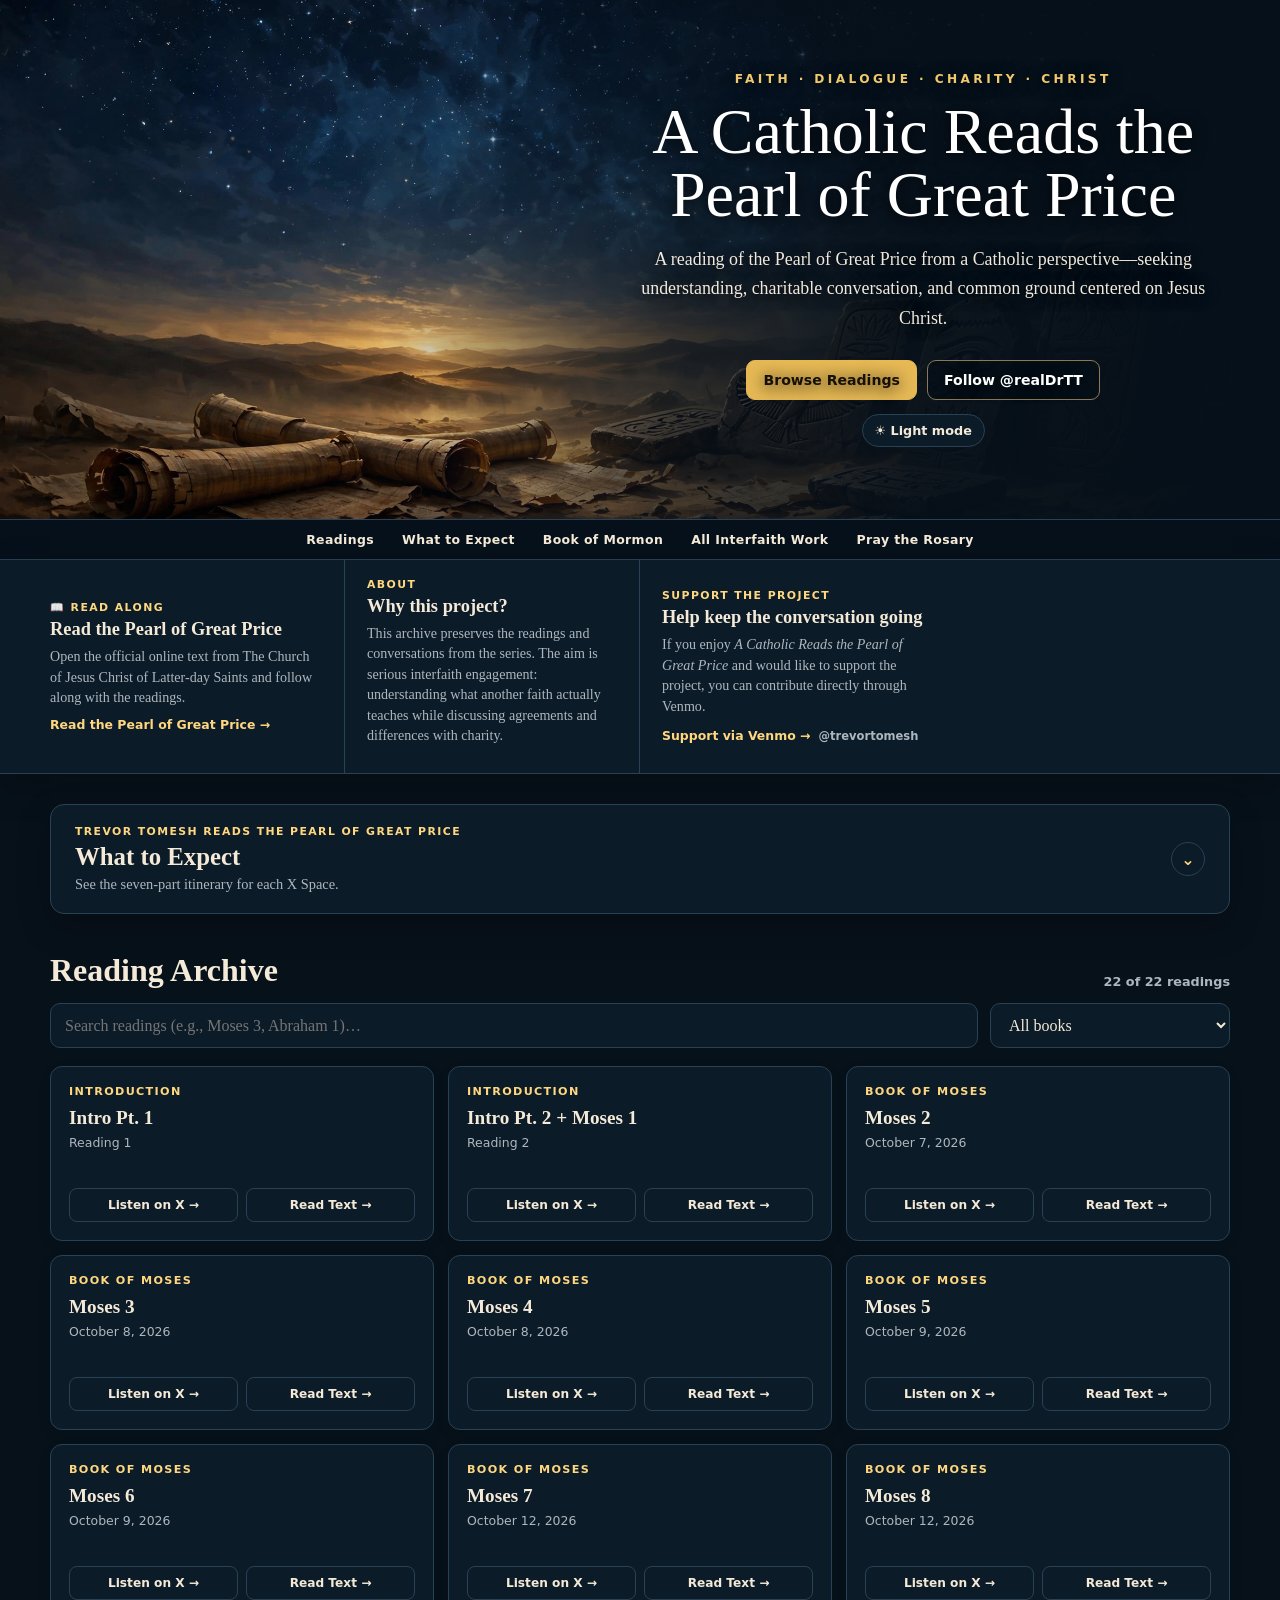
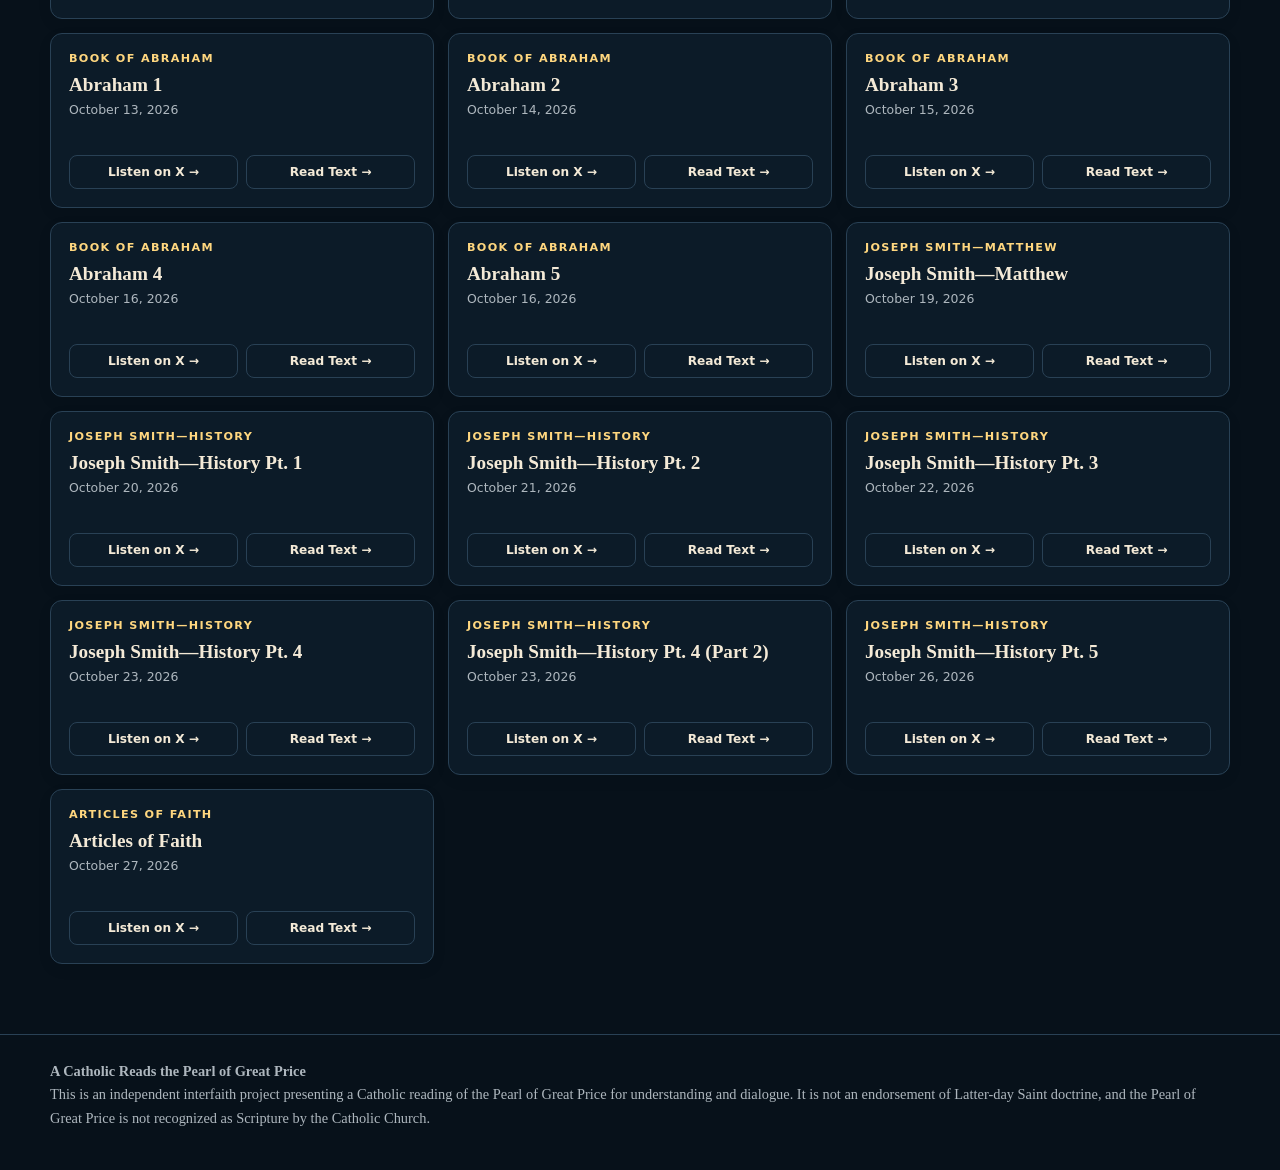
<file: pgp/index.html>
<!doctype html>
<html lang="en" data-theme="dark">
<head>
<meta charset="utf-8">
<meta name="viewport" content="width=device-width,initial-scale=1">
<meta name="description" content="A Catholic Reads the Pearl of Great Price — reading archive and X Spaces recordings.">
<meta name="theme-color" content="#07121d">
<title>A Catholic Reads the Pearl of Great Price</title>
<style>
:root{
 --bg:#f4efe5;--surface:#fffaf0;--surface2:#eee4d2;--ink:#2a211a;--muted:#75685d;
 --line:#d7c5a6;--wine:#6c2030;--accent:#ad7d2c;--accent2:#7d581d;--hero:#0b1723;
 --shadow:0 12px 32px rgba(49,31,20,.10);--header-overlay:linear-gradient(90deg,rgba(5,14,23,.18),rgba(5,14,23,.72) 56%,rgba(5,14,23,.94));
}
html[data-theme="dark"]{
 --bg:#07111a;--surface:#0c1b28;--surface2:#102536;--ink:#f4ead7;--muted:#aeb7be;
 --line:#294155;--wine:#e6bd68;--accent:#e6b955;--accent2:#ffd77f;--hero:#06101a;
 --shadow:0 12px 32px rgba(0,0,0,.25);--header-overlay:linear-gradient(90deg,rgba(5,14,23,.05),rgba(5,14,23,.73) 54%,rgba(5,14,23,.96));
}
*{box-sizing:border-box}
html{scroll-behavior:smooth}
body{margin:0;background:var(--bg);color:var(--ink);font-family:Georgia,"Times New Roman",serif;transition:background .2s,color .2s}
a{color:inherit}.shell{width:min(1180px,calc(100% - 36px));margin:auto}
.hero{position:relative;isolation:isolate;overflow:hidden;min-height:520px;background:var(--hero);display:flex;align-items:center;border-bottom:1px solid var(--line)}
.hero::before{content:"";position:absolute;inset:0;z-index:-2;background:url("header.jpg") left center/cover no-repeat}
.hero::after{content:"";position:absolute;inset:0;z-index:-1;background:linear-gradient(90deg,rgba(6,16,26,0) 0%,rgba(6,16,26,.10) 30%,rgba(6,16,26,.68) 53%,rgba(6,16,26,.94) 72%,#06101a 100%)}
.hero-content{width:52%;margin-left:auto;padding:64px 0;text-align:center;color:#fff;text-shadow:0 2px 16px #000}
.kicker{font:700 .76rem system-ui,sans-serif;text-transform:uppercase;letter-spacing:.28em;color:#f0c96d}
h1{font-size:clamp(2.7rem,5vw,5rem);line-height:.98;margin:15px 0 18px;font-weight:500}
.hero p{font-size:1.12rem;line-height:1.65;color:#f1e9dc;margin:0 auto;max-width:650px}
.hero-actions{display:flex;justify-content:center;gap:10px;flex-wrap:wrap;margin-top:26px}
.btn{display:inline-flex;align-items:center;justify-content:center;gap:8px;padding:11px 16px;border-radius:9px;text-decoration:none;font:750 .88rem system-ui,sans-serif;border:1px solid var(--line);background:var(--surface);color:var(--ink)}
.btn.gold{background:var(--accent);border-color:var(--accent);color:#171009}
.btn.ghost{background:rgba(5,14,23,.58);color:#fff;border-color:#8d7955}
.topbar{position:sticky;top:0;z-index:20;background:color-mix(in srgb,var(--bg) 92%,transparent);backdrop-filter:blur(12px);border-bottom:1px solid var(--line)}
.nav{height:62px;display:flex;align-items:center;justify-content:space-between;gap:18px}
.brand{font-size:1.05rem;font-weight:bold}.navlinks{display:flex;gap:22px;align-items:center;font:700 .84rem system-ui,sans-serif}
.navlinks a{text-decoration:none;color:var(--muted)}.navlinks a:hover{color:var(--ink)}
.theme{border:1px solid var(--line);background:var(--surface);color:var(--ink);border-radius:999px;padding:8px 12px;cursor:pointer;font:700 .8rem system-ui,sans-serif}

.site-nav{background:var(--hero);border-bottom:1px solid var(--line)}
.site-nav-inner{display:flex;justify-content:center;gap:28px;flex-wrap:wrap;padding:12px 0}
.site-nav a{color:#f4ead7;text-decoration:none;font:750 .78rem system-ui,sans-serif;letter-spacing:.03em}
.site-nav a:hover{color:#ffd77f}
.itinerary{margin:0 0 38px;background:var(--surface);border:1px solid var(--line);border-radius:14px;box-shadow:var(--shadow);overflow:hidden}
.itinerary summary{list-style:none;cursor:pointer;padding:20px 24px;display:flex;align-items:center;justify-content:space-between;gap:18px;user-select:none}
.itinerary summary::-webkit-details-marker{display:none}
.itinerary summary:hover{background:var(--surface2)}
.itinerary-summary-text .info-label{margin-bottom:5px}
.itinerary-summary-text h2{font-size:1.55rem;margin:0}
.itinerary-summary-text p{margin:5px 0 0;color:var(--muted);font-size:.9rem}
.itinerary-chevron{width:34px;height:34px;flex:0 0 34px;border:1px solid var(--line);border-radius:50%;display:grid;place-items:center;color:var(--accent2);font:800 1rem system-ui,sans-serif;transition:transform .2s}
.itinerary[open] .itinerary-chevron{transform:rotate(180deg)}
.itinerary-content{padding:0 24px 24px;border-top:1px solid var(--line)}
.itinerary-list{display:grid;grid-template-columns:repeat(2,1fr);gap:10px 24px;counter-reset:agenda;list-style:none;padding:0;margin:0}
.itinerary-list li{counter-increment:agenda;position:relative;padding:14px 14px 14px 50px;border-top:1px solid var(--line);line-height:1.45}
.itinerary-list li::before{content:counter(agenda);position:absolute;left:8px;top:12px;width:28px;height:28px;border-radius:50%;display:grid;place-items:center;background:var(--accent);color:#171009;font:800 .75rem system-ui,sans-serif}
.itinerary-list strong{display:block;margin-bottom:3px}.itinerary-list span{color:var(--muted);font-size:.9rem}

main{padding:30px 0 70px}
.info-bar{background:var(--surface);border-bottom:1px solid var(--line);box-shadow:var(--shadow)}
.info-bar-inner{width:min(1180px,calc(100% - 36px));margin:auto;display:grid;grid-template-columns:repeat(4,1fr)}
.info-item{padding:18px 22px;border-right:1px solid var(--line);display:flex;flex-direction:column;justify-content:center;min-height:145px}
.info-item:first-child{padding-left:0}.info-item:last-child{border-right:0;padding-right:0}
.info-label{font:800 .68rem system-ui,sans-serif;text-transform:uppercase;letter-spacing:.13em;color:var(--accent2);margin-bottom:5px}
.info-item h2{font-size:1.15rem;margin:0 0 6px}.info-item p{font-size:.88rem;line-height:1.45;color:var(--muted);margin:0 0 10px}
.info-link{font:800 .78rem system-ui,sans-serif;color:var(--accent2);text-decoration:none}.info-link:hover{text-decoration:underline}
.info-handle{font:650 .72rem system-ui,sans-serif;color:var(--muted);margin-left:8px}

.stats{display:grid;grid-template-columns:repeat(4,1fr);background:var(--surface);border:1px solid var(--line);border-radius:14px;box-shadow:var(--shadow);overflow:hidden}
.stat{padding:20px;text-align:center;border-right:1px solid var(--line)}.stat:last-child{border:0}
.stat strong{display:block;color:var(--accent2);font-size:1.8rem}.stat span{font:700 .72rem system-ui,sans-serif;text-transform:uppercase;letter-spacing:.08em;color:var(--muted)}
.features{display:grid;grid-template-columns:1.1fr .9fr;gap:18px;margin:20px 0 36px}
.feature{background:var(--surface);border:1px solid var(--line);border-radius:14px;padding:24px;box-shadow:var(--shadow)}
.feature h2{margin:0 0 8px;font-size:1.55rem}.feature p{color:var(--muted);line-height:1.55;margin:0 0 18px}
.archive-title{display:flex;align-items:end;justify-content:space-between;gap:16px;margin-bottom:14px}
.archive-title h2{margin:0;font-size:2rem}.archive-title span{color:var(--muted);font:650 .8rem system-ui,sans-serif}
.controls{display:grid;grid-template-columns:1fr 240px;gap:12px;margin-bottom:18px}
input,select{width:100%;padding:12px 14px;border:1px solid var(--line);border-radius:10px;background:var(--surface);color:var(--ink);font:inherit}
.grid{display:grid;grid-template-columns:repeat(3,1fr);gap:14px}
.card{background:var(--surface);border:1px solid var(--line);border-radius:12px;padding:18px;min-height:175px;display:flex;flex-direction:column;box-shadow:0 5px 15px rgba(0,0,0,.06)}
.card.missing{opacity:.68}.book{font:800 .7rem system-ui,sans-serif;text-transform:uppercase;letter-spacing:.12em;color:var(--accent2)}
.card h3{margin:9px 0 6px;font-size:1.2rem}.meta{font:500 .78rem system-ui,sans-serif;color:var(--muted)}
.actions{display:flex;gap:8px;margin-top:auto;padding-top:18px}.actions a{flex:1;text-align:center;padding:9px;border:1px solid var(--line);border-radius:8px;text-decoration:none;font:750 .76rem system-ui,sans-serif}
.actions a:hover{border-color:var(--accent);color:var(--accent2)}
.badge{margin-top:auto;padding-top:18px;color:var(--muted);font:750 .76rem system-ui,sans-serif}
footer{border-top:1px solid var(--line);padding:25px 0 40px;color:var(--muted);font-size:.9rem;line-height:1.6}
@media(max-width:850px){.info-bar-inner{grid-template-columns:1fr}.info-item,.info-item:first-child,.info-item:last-child{padding:16px 0;border-right:0;border-bottom:1px solid var(--line);min-height:0}.info-item:last-child{border-bottom:0}.hero::before{background-position:30% center}.hero::after{background:linear-gradient(90deg,rgba(6,16,26,.03),rgba(6,16,26,.75) 48%,#06101a 82%)}.hero-content{width:60%}.grid{grid-template-columns:repeat(2,1fr)}.features{grid-template-columns:1fr}.stats{grid-template-columns:repeat(2,1fr)}.stat:nth-child(2){border-right:0}.stat:nth-child(-n+2){border-bottom:1px solid var(--line)}}
@media(max-width:620px){.itinerary-list{grid-template-columns:1fr}.site-nav-inner{gap:16px}.hero{min-height:650px;align-items:end}.hero::before{background-position:center top}.hero::after{background:linear-gradient(180deg,rgba(6,16,26,.08) 0%,rgba(6,16,26,.28) 42%,rgba(6,16,26,.94) 72%,#06101a 100%)}.hero-content{width:100%;padding:260px 0 42px}.navlinks{display:none}.grid{grid-template-columns:1fr}.controls{grid-template-columns:1fr}.stats{grid-template-columns:1fr}.stat{border-right:0;border-bottom:1px solid var(--line)!important}.stat:last-child{border-bottom:0!important}}
</style>
</head>
<body>
<header class="hero">
 <div class="shell"><div class="hero-content">
  <div class="kicker">Faith · Dialogue · Charity · Christ</div>
  <h1>A Catholic Reads the Pearl of Great Price</h1>
  <p>A reading of the Pearl of Great Price from a Catholic perspective—seeking understanding, charitable conversation, and common ground centered on Jesus Christ.</p>
  <div class="hero-actions"><a class="btn gold" href="#archive">Browse Readings</a><a class="btn ghost" href="https://x.com/realDrTT" target="_blank" rel="noopener">Follow @realDrTT</a></div>
  <button id="theme" class="theme" style="margin-top:14px" aria-label="Toggle color theme">☀ Light mode</button>
 </div></div>
</header>

<nav class="site-nav" aria-label="Site navigation">
  <div class="shell site-nav-inner">
    <a href="index.html#archive">Readings</a>
    <a href="index.html#itinerary">What to Expect</a>
    <a href="https://acatholicreads.com/bom/" target="_blank" rel="noopener">Book of Mormon</a>
    <a href="https://acatholicreads.com/" target="_blank" rel="noopener">All Interfaith Work</a>
    <a href="https://acatholicreads.com/rosary/" target="_blank" rel="noopener">Pray the Rosary</a>
  </div>
</nav>

<section class="info-bar" aria-label="Project information">
 <div class="info-bar-inner">
  <div class="info-item">
   <div class="info-label">📖 Read Along</div>
   <h2>Read the Pearl of Great Price</h2>
   <p>Open the official online text from The Church of Jesus Christ of Latter-day Saints and follow along with the readings.</p>
   <a class="info-link" href="https://www.churchofjesuschrist.org/study/scriptures/pgp?lang=eng" target="_blank" rel="noopener">Read the Pearl of Great Price →</a>
  </div>
  <div class="info-item">
   <div class="info-label">About</div>
   <h2>Why this project?</h2>
   <p>This archive preserves the readings and conversations from the series. The aim is serious interfaith engagement: understanding what another faith actually teaches while discussing agreements and differences with charity.</p>
  </div>
  <div class="info-item">
   <div class="info-label">Support the Project</div>
   <h2>Help keep the conversation going</h2>
   <p>If you enjoy <em>A Catholic Reads the Pearl of Great Price</em> and would like to support the project, you can contribute directly through Venmo.</p>
   <div><a class="info-link" href="https://account.venmo.com/u/trevortomesh" target="_blank" rel="noopener noreferrer">Support via Venmo →</a><span class="info-handle">@trevortomesh</span></div>
  </div>
 </div>
</section>


<main class="shell">



 <details class="itinerary" id="itinerary">
   <summary>
     <div class="itinerary-summary-text">
       <div class="info-label">Trevor Tomesh Reads the Pearl of Great Price</div>
       <h2>What to Expect</h2>
       <p>See the seven-part itinerary for each X Space.</p>
     </div>
     <span class="itinerary-chevron" aria-hidden="true">⌄</span>
   </summary>
   <div class="itinerary-content">
     <ol class="itinerary-list">
       <li><strong>Opening Prayer</strong><span>Begin the Space with a short prayer.</span></li>
       <li><strong>Opening Discussion</strong><span>Casual discussion, introductions, updates, or thoughts related to the evening’s topic.</span></li>
       <li><strong>Catholic Scripture/Spiritual Reading</strong><span>Trevor shares selected readings from Catholic scripture, tradition, or devotional material.</span></li>
       <li><strong>Pearl of Great Price Reading</strong><span>Read the selected Pearl of Great Price chapter or chapters together.</span></li>
       <li><strong>Chapter Discussion</strong><span>Between chapters, when appropriate, pause to discuss questions, observations, doctrine, similarities, differences, and reactions.</span></li>
       <li><strong>The Rosary</strong><span>Pray the Rosary together. <a class="info-link" href="https://acatholicreads.com/rosary/" target="_blank" rel="noopener">Open the Rosary guide →</a></span></li>
       <li><strong>Closing Prayer</strong><span>End the Space with a final prayer.</span></li>
     </ol>
   </div>
 </details>

 <section id="archive">
  <div class="archive-title"><h2>Reading Archive</h2><span id="count"></span></div>
  <div class="controls"><input id="search" type="search" placeholder="Search readings (e.g., Moses 3, Abraham 1)…"><select id="filter"><option value="">All books</option></select></div>
  <div id="readings" class="grid"><div>Loading readings…</div></div>
 </section>
</main>

<footer><div class="shell"><strong>A Catholic Reads the Pearl of Great Price</strong><br>
This is an independent interfaith project presenting a Catholic reading of the Pearl of Great Price for understanding and dialogue. It is not an endorsement of Latter-day Saint doctrine, and the Pearl of Great Price is not recognized as Scripture by the Catholic Church.</div></footer>

<script>
const $=s=>document.querySelector(s), root=document.documentElement;
const saved=localStorage.getItem("theme");
if(saved) root.dataset.theme=saved;
function themeLabel(){ $("#theme").textContent=root.dataset.theme==="dark"?"☀ Light mode":"☾ Dark mode"; }
themeLabel();
$("#theme").onclick=()=>{root.dataset.theme=root.dataset.theme==="dark"?"light":"dark";localStorage.setItem("theme",root.dataset.theme);themeLabel();};

let all=[];
const bookOrder=["Introduction","Book of Moses","Book of Abraham","Joseph Smith—Matthew","Joseph Smith—History","Articles of Faith"];
const slug={"Book of Moses":"moses","Book of Abraham":"abr","Joseph Smith—Matthew":"js-m","Joseph Smith—History":"js-h","Articles of Faith":"a-of-f"};
function displayBook(x){ return x.book || "Introduction"; }
function readUrl(x){
 const base="https://www.churchofjesuschrist.org/study/scriptures/pgp";
 const s=slug[x.book];
 if(!s) return base+"?lang=eng";
 return `${base}/${s}${x.chapter?"/"+x.chapter:""}?lang=eng`;
}
function render(){
 const q=$("#search").value.toLowerCase().trim(), f=$("#filter").value;
 const rows=all.filter(x=>(!f||displayBook(x)===f)&&(!q||[x.title,x.book,x.chapters,x.note].join(" ").toLowerCase().includes(q)));
 $("#count").textContent=`${rows.length} of ${all.length} readings`;
 $("#readings").innerHTML=rows.map(x=>`<article class="card ${x.missing?"missing":""}">
  <div class="book">${displayBook(x)}</div><h3>${x.title}</h3><div class="meta">${x.date||`Reading ${x.order}`}</div>
  ${x.missing?`<div class="badge">Recording marked missing</div>`:`<div class="actions"><a href="${x.url}" target="_blank" rel="noopener">Listen on X →</a><a href="${readUrl(x)}" target="_blank" rel="noopener">Read Text →</a></div>`}
 </article>`).join("")||"<p>No matching readings.</p>";
}
fetch("readings.json").then(r=>r.json()).then(d=>{
 all=d; $("#filter").innerHTML+=bookOrder.filter(b=>d.some(x=>displayBook(x)===b)).map(b=>`<option value="${b}">${b}</option>`).join(""); render();
}).catch(()=>$("#readings").innerHTML="<p>Could not load readings.json. Run this folder from a local web server.</p>");
$("#search").oninput=render; $("#filter").onchange=render;
</script>
</body></html>
</file>
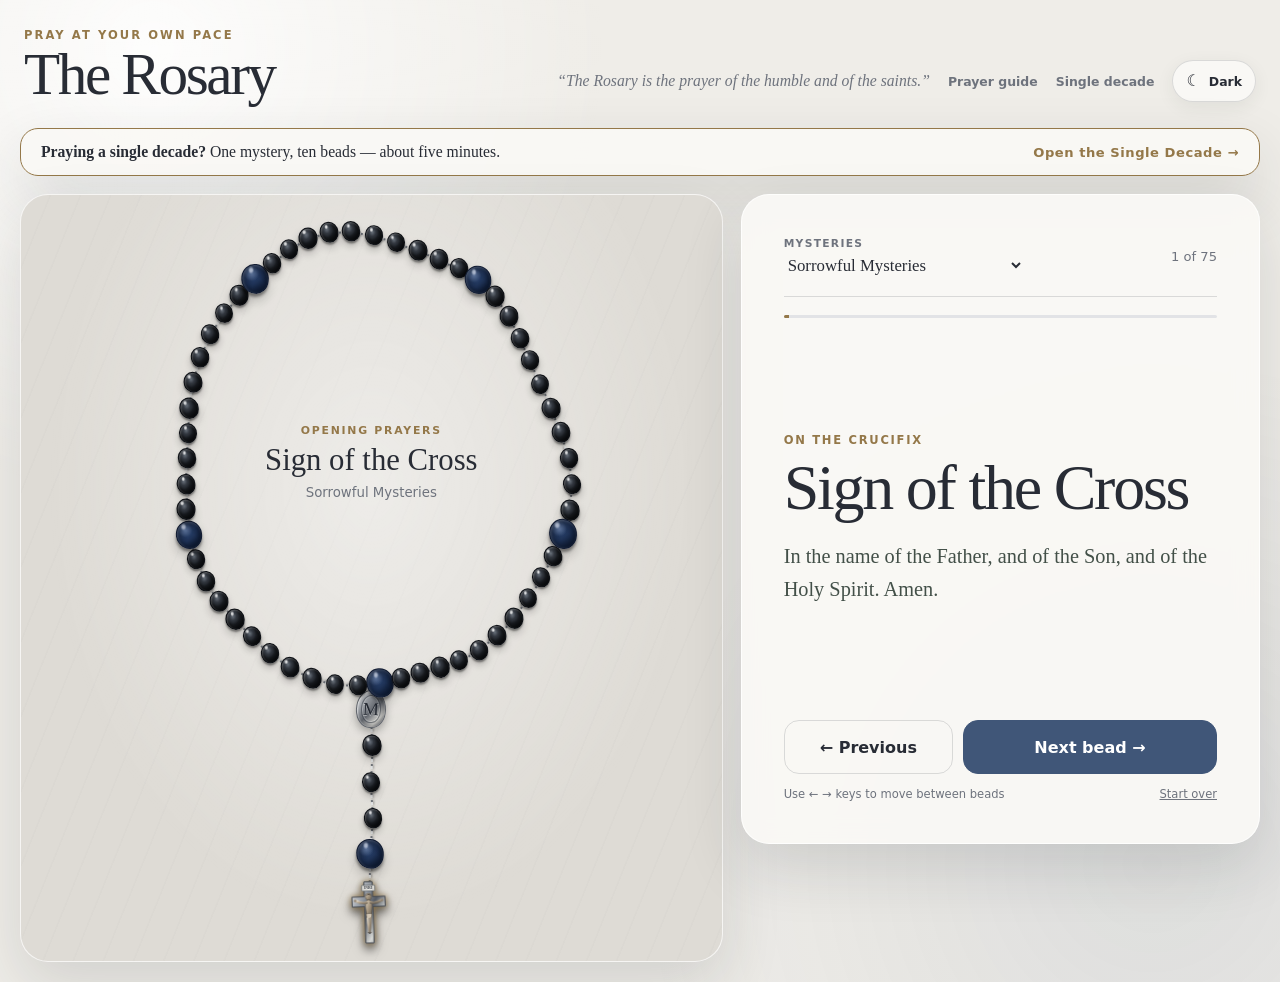
<file: rosary/index.html>
<!doctype html>
<html lang="en">
<head>
  <meta charset="utf-8">
  <meta name="viewport" content="width=device-width, initial-scale=1, maximum-scale=1, user-scalable=no, viewport-fit=cover">
  <meta name="theme-color" content="#efede8">
  <meta name="description" content="A calm, interactive rosary for browser and mobile prayer.">
  <title>The Rosary</title>
  <style>
    :root {
      color-scheme: light;
      --ink: #282c35;
      --muted: #6e737d;
      --paper: #efede8;
      --paper-deep: #dedbd4;
      --card: rgba(250, 249, 246, .92);
      --green: #405678;
      --green-deep: #2b3f60;
      --gold: #947849;
      --gold-light: #cbb788;
      --line: rgba(38, 43, 53, .15);
      --shadow: 0 24px 60px rgba(35, 39, 48, .14);
    }

    html[data-theme="dark"] {
      color-scheme: dark;
      --ink: #eeeae1;
      --muted: #9ba1ac;
      --paper: #090b10;
      --paper-deep: #10131a;
      --card: rgba(18, 22, 29, .95);
      --green: #536f9d;
      --green-deep: #3c547d;
      --gold: #c2a772;
      --gold-light: #e0c893;
      --line: rgba(227, 231, 239, .13);
      --shadow: 0 28px 70px rgba(0, 0, 0, .38);
    }

    * { box-sizing: border-box; }

    html { min-height: 100%; background: var(--paper); }

    body {
      min-height: 100vh;
      min-height: 100dvh;
      margin: 0;
      color: var(--ink);
      background:
        radial-gradient(circle at 12% 5%, rgba(255,255,255,.9), transparent 28rem),
        radial-gradient(circle at 90% 88%, rgba(64,86,120,.1), transparent 32rem),
        var(--paper);
      font-family: Inter, ui-sans-serif, system-ui, -apple-system, BlinkMacSystemFont, "Segoe UI", sans-serif;
    }

    html[data-theme="dark"] body {
      background:
        radial-gradient(circle at 12% 5%, rgba(70,91,128,.16), transparent 30rem),
        radial-gradient(circle at 88% 90%, rgba(128,104,67,.08), transparent 34rem),
        var(--paper);
    }

    button, select { font: inherit; }
    button { -webkit-tap-highlight-color: transparent; touch-action: manipulation; }

    .shell {
      width: min(1440px, 100%);
      min-height: 100vh;
      min-height: 100dvh;
      margin: 0 auto;
      padding: max(20px, env(safe-area-inset-top)) max(20px, env(safe-area-inset-right)) max(20px, env(safe-area-inset-bottom)) max(20px, env(safe-area-inset-left));
      display: grid;
      grid-template-rows: auto auto 1fr;
      gap: 18px;
    }

    header {
      display: flex;
      align-items: end;
      justify-content: space-between;
      gap: 20px;
      padding: 8px 4px;
    }

    .brand-kicker {
      margin: 0 0 4px;
      color: var(--gold);
      font-size: .72rem;
      font-weight: 800;
      letter-spacing: .18em;
      text-transform: uppercase;
    }

    h1 {
      margin: 0;
      font-family: Georgia, "Times New Roman", serif;
      font-size: clamp(2rem, 5vw, 3.7rem);
      font-weight: 500;
      letter-spacing: -.04em;
      line-height: .95;
    }

    .header-note {
      max-width: 30rem;
      margin: 0;
      color: var(--muted);
      font-family: Georgia, "Times New Roman", serif;
      font-size: .98rem;
      font-style: italic;
      text-align: right;
    }

    .header-actions { display: flex; align-items: center; justify-content: flex-end; gap: 18px; }

    .guide-link {
      color: var(--muted);
      font-size: .78rem;
      font-weight: 750;
      text-decoration: none;
      white-space: nowrap;
    }

    .guide-link:hover { color: var(--gold); text-decoration: underline; text-underline-offset: 4px; }
    .guide-link:focus-visible { outline: 3px solid rgba(148,120,73,.35); outline-offset: 4px; border-radius: 3px; }

    .decade-banner {
      display: flex;
      align-items: center;
      justify-content: space-between;
      gap: 16px;
      flex-wrap: wrap;
      padding: 14px 20px;
      border: 1px solid var(--gold);
      border-radius: 18px;
      background: var(--card);
      box-shadow: var(--shadow);
      color: var(--ink);
      text-decoration: none;
    }

    .decade-banner:hover { border-color: var(--green); }
    .decade-banner:focus-visible { outline: 3px solid rgba(148,120,73,.35); outline-offset: 3px; }
    .decade-banner-text { font-family: Georgia, "Times New Roman", serif; font-size: .98rem; }
    .decade-banner-cta { color: var(--gold); font-size: .82rem; font-weight: 800; letter-spacing: .04em; white-space: nowrap; }

    .theme-toggle {
      display: inline-flex;
      align-items: center;
      gap: 8px;
      min-height: 42px;
      padding: 8px 13px;
      border: 1px solid var(--line);
      border-radius: 999px;
      color: var(--ink);
      background: var(--card);
      box-shadow: 0 5px 18px rgba(38,54,47,.07);
      font-size: .78rem;
      font-weight: 750;
      cursor: pointer;
    }

    .theme-toggle:hover { border-color: var(--gold); }
    .theme-toggle:focus-visible { outline: 3px solid rgba(182,139,67,.35); outline-offset: 2px; }
    .theme-icon { font-size: 1rem; line-height: 1; }

    main {
      min-height: 0;
      display: grid;
      grid-template-columns: minmax(470px, 1.15fr) minmax(350px, .85fr);
      align-items: start;
      gap: 18px;
    }

    .panel {
      border: 1px solid rgba(255,255,255,.72);
      border-radius: 28px;
      background: var(--card);
      box-shadow: var(--shadow);
      backdrop-filter: blur(12px);
    }

    .rosary-panel {
      position: relative;
      height: clamp(650px, calc(100dvh - 132px), 820px);
      overflow: hidden;
      background:
        radial-gradient(ellipse at 50% 38%, rgba(255,255,255,.48), transparent 65%),
        repeating-linear-gradient(112deg, transparent 0 26px, rgba(53,59,70,.018) 27px 28px),
        #dedbd5;
    }

    html[data-theme="dark"] .panel { border-color: rgba(255,255,255,.08); }

    html[data-theme="dark"] .rosary-panel {
      background:
        radial-gradient(ellipse at 50% 37%, rgba(72,88,116,.12), transparent 60%),
        radial-gradient(ellipse at 50% 110%, rgba(0,0,0,.38), transparent 62%),
        repeating-linear-gradient(112deg, transparent 0 27px, rgba(255,255,255,.012) 28px 29px),
        #11141a;
    }

    .rosary-stage {
      position: absolute;
      inset: 20px;
      user-select: none;
    }

    .rosary-stage::before {
      content: none;
    }

    .bead, .marker {
      position: absolute;
      z-index: 2;
      display: grid;
      place-items: center;
      margin: 0;
      padding: 0;
      border: 0;
      color: transparent;
      cursor: pointer;
      transform: translate(-50%, -50%) rotate(var(--tilt, 0deg)) scale(var(--bead-scale, 1));
      transition: transform .18s ease, filter .18s ease, box-shadow .18s ease, background .18s ease;
    }

    .bead {
      width: clamp(12px, 1.6vw, 19px);
      height: calc(clamp(12px, 1.6vw, 19px) * 1.08);
      border: 1px solid rgba(12, 15, 20, .78);
      border-radius: 48% 52% 46% 54%;
      background:
        radial-gradient(ellipse at var(--grain-x, 29%) 21%, rgba(255,255,255,.8) 0 5%, transparent 12%),
        radial-gradient(ellipse at 38% 34%, #69717b 0%, #333840 23%, transparent 46%),
        radial-gradient(ellipse at 65% 74%, transparent 28%, rgba(0,0,0,.55) 74%),
        linear-gradient(138deg, #555c66 0%, #24282e 44%, #080a0d 100%);
      box-shadow:
        inset 1px 1px 2px rgba(255,255,255,.26),
        inset -2px -3px 4px rgba(0,0,0,.52),
        0 2px 2px rgba(0,0,0,.42),
        0 5px 8px rgba(0,0,0,.2);
    }

    .bead.large {
      width: clamp(19px, 2.2vw, 28px);
      height: calc(clamp(19px, 2.2vw, 28px) * 1.08);
      border-color: rgba(19, 28, 48, .85);
      background:
        radial-gradient(ellipse at var(--grain-x, 29%) 20%, rgba(225,232,247,.65) 0 5%, transparent 12%),
        radial-gradient(circle at 35% 33%, rgba(113,137,178,.72), transparent 30%),
        radial-gradient(ellipse at 65% 75%, transparent 24%, rgba(4,11,27,.62) 74%),
        linear-gradient(140deg, #506b99 0%, #263d66 48%, #0d1930 100%);
      box-shadow: inset 1px 1px 3px rgba(225,233,248,.24), inset -3px -4px 6px rgba(3,9,23,.5), 0 3px 3px rgba(0,0,0,.42), 0 7px 11px rgba(0,0,0,.2);
    }

    html[data-theme="dark"] .bead {
      border-color: rgba(190, 199, 213, .5);
      background:
        radial-gradient(ellipse at var(--grain-x, 29%) 20%, rgba(255,255,255,.96) 0 5%, transparent 13%),
        radial-gradient(ellipse at 37% 33%, #8893a1 0%, #4b535e 22%, transparent 47%),
        radial-gradient(ellipse at 65% 74%, transparent 26%, rgba(0,0,0,.48) 74%),
        linear-gradient(138deg, #697480 0%, #30363e 46%, #0c0f14 100%);
      box-shadow:
        inset 1px 1px 2px rgba(255,255,255,.36),
        inset -2px -3px 4px rgba(0,0,0,.55),
        0 0 0 1px rgba(181,194,212,.12),
        0 3px 4px rgba(0,0,0,.72),
        0 7px 11px rgba(0,0,0,.32);
    }

    html[data-theme="dark"] .bead.large {
      border-color: rgba(129, 155, 200, .68);
      background:
        radial-gradient(ellipse at var(--grain-x, 29%) 20%, rgba(245,248,255,.9) 0 5%, transparent 13%),
        radial-gradient(circle at 35% 32%, #8aa2ca 0%, #536f9f 24%, transparent 46%),
        radial-gradient(ellipse at 65% 75%, transparent 24%, rgba(2,8,21,.58) 74%),
        linear-gradient(140deg, #6c87b6 0%, #334e7e 48%, #101d37 100%);
      box-shadow: inset 1px 1px 3px rgba(235,241,252,.33), inset -3px -4px 6px rgba(2,8,21,.54), 0 0 0 1px rgba(111,143,194,.18), 0 4px 5px rgba(0,0,0,.7), 0 8px 13px rgba(0,0,0,.3);
    }

    .bead::before, .marker::before {
      content: "";
      position: absolute;
      width: 44px;
      height: 44px;
      border-radius: 50%;
    }

    .bead:hover { filter: brightness(1.08); transform: translate(-50%, -50%) rotate(var(--tilt, 0deg)) scale(1.18); }
    .bead:focus-visible, .marker:focus-visible { outline: 3px solid var(--green); outline-offset: 5px; }
    .bead.completed { filter: none; opacity: 1; }
    .bead.active {
      z-index: 4;
      filter: brightness(1.38) saturate(1.18);
      transform: translate(-50%, -50%) scale(1.68);
      box-shadow: 0 0 0 4px rgba(255,253,248,.92), 0 0 0 8px var(--gold), 0 0 24px rgba(194,167,114,.78), 0 8px 20px rgba(0,0,0,.42);
      animation: selected-bead-pulse 1.8s ease-in-out infinite;
    }

    @keyframes selected-bead-pulse {
      0%, 100% { box-shadow: 0 0 0 4px rgba(255,253,248,.92), 0 0 0 8px var(--gold), 0 0 18px rgba(194,167,114,.58), 0 8px 20px rgba(0,0,0,.42); }
      50% { box-shadow: 0 0 0 5px rgba(255,253,248,.96), 0 0 0 10px var(--gold), 0 0 30px rgba(194,167,114,.88), 0 8px 22px rgba(0,0,0,.48); }
    }

    .connector {
      position: absolute;
      z-index: 0;
      height: 2px;
      border-radius: 999px;
      background:
        repeating-linear-gradient(90deg, rgba(225,227,228,.95) 0 3px, rgba(93,98,106,.82) 3px 5px, transparent 5px 7px),
        linear-gradient(transparent 35%, #777d86 36% 66%, transparent 67%);
      filter: drop-shadow(0 1px 1px rgba(0,0,0,.38));
      transform-origin: 0 50%;
      pointer-events: none;
    }

    html[data-theme="dark"] .connector { filter: brightness(1.12) drop-shadow(0 1px 1px rgba(0,0,0,.65)); }

    .marker {
      border: 1px solid #62666d;
      background: linear-gradient(135deg, #f0eee8 0%, #aaaeb4 25%, #62666d 55%, #d7d6d1 78%, #777b82 100%);
      color: #242932;
      text-shadow: 0 1px rgba(255,255,255,.55);
      box-shadow: inset 1px 1px 2px rgba(255,255,255,.72), inset -2px -2px 4px rgba(31,34,40,.38), 0 4px 9px rgba(0,0,0,.3);
    }

    .marker.medal {
      width: 30px;
      height: 38px;
      border-radius: 50% 50% 46% 46%;
      font-family: Georgia, serif;
      font-size: 18px;
      line-height: 1;
    }

    .marker.medal::after {
      content: "";
      position: absolute;
      inset: 4px;
      border: 1px solid rgba(47,52,61,.48);
      border-radius: 50% 50% 46% 46%;
      box-shadow: inset 0 0 0 1px rgba(255,255,255,.23);
    }

    .marker.cross {
      width: 38px;
      height: 62px;
      overflow: visible;
      border: 0;
      border-radius: 7px;
      background: transparent;
      box-shadow: none;
    }

    .marker.cross::after { content: none; }
    .crucifix-svg { width: 100%; height: 100%; overflow: visible; filter: drop-shadow(0 4px 4px rgba(0,0,0,.46)); pointer-events: none; }
    .marker.active {
      filter: brightness(1.08);
      box-shadow: 0 0 0 5px rgba(255,253,248,.86), 0 0 0 8px var(--gold), 0 7px 18px rgba(60,44,18,.3);
    }

    .marker.cross.active { filter: none; box-shadow: none; }
    .marker.cross.active .crucifix-svg { filter: drop-shadow(0 0 3px var(--gold)) drop-shadow(0 5px 5px rgba(0,0,0,.6)); }

    .decade-label {
      position: absolute;
      left: 50%;
      top: 34%;
      z-index: 1;
      width: 50%;
      transform: translate(-50%, -50%);
      text-align: center;
      pointer-events: none;
    }

    .decade-label span {
      display: block;
      color: var(--gold);
      font-size: .68rem;
      font-weight: 800;
      letter-spacing: .16em;
      text-transform: uppercase;
    }

    .decade-label strong {
      display: block;
      margin-top: 7px;
      font-family: Georgia, "Times New Roman", serif;
      font-size: clamp(1.3rem, 2.4vw, 2.2rem);
      font-weight: 500;
      line-height: 1.08;
    }

    .decade-label small { display: block; margin-top: 8px; color: var(--muted); }

    .prayer-panel {
      min-height: 650px;
      padding: clamp(22px, 4vw, 42px);
      display: flex;
      flex-direction: column;
    }

    .toolbar {
      display: flex;
      align-items: center;
      justify-content: space-between;
      gap: 14px;
      padding-bottom: 20px;
      border-bottom: 1px solid var(--line);
    }

    .select-wrap label {
      display: block;
      margin-bottom: 5px;
      color: var(--muted);
      font-size: .67rem;
      font-weight: 800;
      letter-spacing: .12em;
      text-transform: uppercase;
    }

    select {
      width: min(240px, 52vw);
      padding: 0 28px 0 0;
      border: 0;
      color: var(--ink);
      background: transparent;
      font-family: Georgia, "Times New Roman", serif;
      font-size: 1.05rem;
      cursor: pointer;
    }

    .counter { color: var(--muted); font-size: .82rem; white-space: nowrap; }

    .progress-track {
      height: 3px;
      margin: 18px 0 0;
      overflow: hidden;
      border-radius: 99px;
      background: rgba(64,86,120,.12);
    }

    .progress-bar { width: 0; height: 100%; background: var(--gold); transition: width .3s ease; }

    .prayer-card {
      flex: 1;
      display: flex;
      flex-direction: column;
      justify-content: center;
      padding: 30px 0;
      opacity: 1;
      transform: translateY(0);
      transition: opacity .3s ease, transform .34s cubic-bezier(.2,.75,.25,1);
    }

    .prayer-card.text-waiting {
      opacity: 0;
      transform: translateY(12px);
      transition: none;
    }

    .step-eyebrow {
      margin: 0 0 10px;
      color: var(--gold);
      font-size: .72rem;
      font-weight: 800;
      letter-spacing: .15em;
      text-transform: uppercase;
    }

    .prayer-title {
      margin: 0 0 20px;
      font-family: Georgia, "Times New Roman", serif;
      font-size: clamp(2.15rem, 5vw, 4rem);
      font-weight: 500;
      letter-spacing: -.035em;
      line-height: .98;
    }

    .prayer-text {
      max-width: 36rem;
      margin: 0;
      color: #435048;
      font-family: Georgia, "Times New Roman", serif;
      font-size: clamp(1.05rem, 2vw, 1.27rem);
      line-height: 1.62;
      white-space: pre-line;
    }

    html[data-theme="dark"] .prayer-text { color: #d3d0c8; }
    html[data-theme="dark"] .mystery-note { color: #c9c1b1; }

    .mystery-note {
      display: none;
      margin: 0 0 18px;
      padding: 13px 15px;
      border-left: 3px solid var(--gold);
      background: rgba(182,139,67,.08);
      color: #5d614f;
      font-family: Georgia, "Times New Roman", serif;
      line-height: 1.4;
    }

    .mystery-note.visible { display: block; }

    .controls { display: grid; grid-template-columns: 1fr 1.5fr; gap: 10px; }

    .control-btn {
      min-height: 54px;
      padding: 12px 18px;
      border: 1px solid var(--line);
      border-radius: 15px;
      color: var(--ink);
      background: transparent;
      font-weight: 750;
      cursor: pointer;
      transition: transform .16s ease, background .16s ease;
    }

    .control-btn:hover { transform: translateY(-1px); background: rgba(64,86,120,.08); }
    .control-btn:focus-visible { outline: 3px solid rgba(64,86,120,.32); outline-offset: 2px; }
    .control-btn.primary { border-color: var(--green); color: #fff; background: var(--green); }
    .control-btn.primary:hover { background: var(--green-deep); }

    .hints {
      display: flex;
      justify-content: space-between;
      gap: 12px;
      margin-top: 13px;
      color: var(--muted);
      font-size: .72rem;
    }

    .reset-btn { padding: 0; border: 0; color: var(--muted); background: none; text-decoration: underline; cursor: pointer; }

    @media (max-width: 900px) {
      .shell { padding: 16px; }
      header { align-items: center; }
      .header-note { display: none; }
      main { grid-template-columns: 1fr; }
      .rosary-panel { width: 100%; height: min(710px, 88vh); min-height: 570px; }
      .prayer-panel { min-height: auto; }
      .prayer-card { min-height: 390px; }
      .bead { width: clamp(10px, 2.3vw, 18px); }
      .bead.large { width: clamp(17px, 3.2vw, 26px); }
    }

    @media (max-width: 560px) {
      .shell { width: 100%; max-width: 100vw; min-width: 0; padding: 12px; gap: 12px; overflow: hidden; }
      header { min-width: 0; padding: 6px 3px; gap: 10px; }
      .header-actions { min-width: 0; gap: 8px; }
      .guide-link { font-size: .7rem; }
      .theme-toggle { width: 40px; min-height: 40px; padding: 7px; justify-content: center; }
      #themeLabel { display: none; }
      main { width: 100%; min-width: 0; margin-top: 46px; grid-template-columns: minmax(0, 1fr); grid-template-rows: auto; overflow: visible; }
      main > * { width: 100%; max-width: 100%; min-width: 0; }
      .panel { border-radius: 22px; }
      .rosary-panel,
      .prayer-panel {
        grid-column: 1;
        grid-row: 1;
        height: max(620px, calc(100dvh - 105px));
        max-height: 800px;
        min-height: 620px;
      }
      .rosary-panel { z-index: 0; }
      .rosary-stage { inset: 8px; }
      .rosary-stage::before { width: 80%; height: 52%; top: 32%; }
      .decade-label { display: none; }
      .bead { width: 12px; }
      .bead.large { width: 20px; }
      .prayer-panel {
        position: relative;
        z-index: 5;
        min-height: 620px;
        padding: 14px;
        overflow: hidden;
        border-color: transparent;
        background: transparent;
        box-shadow: none;
        backdrop-filter: none;
        pointer-events: none;
      }
      .toolbar {
        position: absolute;
        top: -44px;
        left: 50%;
        z-index: 8;
        width: auto;
        min-width: 0;
        align-self: center;
        justify-content: center;
        padding: 7px 11px;
        border: 1px solid rgba(255,255,255,.32);
        border-radius: 999px;
        background: rgba(250,249,246,.48);
        box-shadow: 0 3px 12px rgba(18,22,29,.09);
        backdrop-filter: blur(6px);
        pointer-events: auto;
        transform: translateX(-50%);
      }
      html[data-theme="dark"] .toolbar {
        border-color: rgba(225,231,241,.15);
        background: rgba(12,15,21,.42);
      }
      .select-wrap { min-width: 0; display: flex; align-items: center; }
      .select-wrap label {
        display: block;
        margin: 0 8px 0 0;
        color: var(--gold);
        font-size: .61rem;
        letter-spacing: .1em;
        white-space: nowrap;
      }
      .counter { display: none; }
      select { width: min(182px, 50vw); max-width: 100%; padding-right: 20px; font-size: .94rem; text-align: center; }
      .progress-track { display: none; }
      .prayer-card {
        min-height: 0;
        width: 88%;
        margin: 10px auto;
        padding: 22px 10px;
        overflow-y: auto;
        border: 0;
        background: radial-gradient(ellipse at center, rgba(250,249,246,.82) 0%, rgba(250,249,246,.68) 48%, rgba(250,249,246,.2) 72%, transparent 84%);
        box-shadow: none;
        backdrop-filter: none;
        justify-content: center;
        pointer-events: none;
        scrollbar-width: thin;
      }
      .prayer-card.long-prayer {
        justify-content: flex-start;
        padding-top: 28px;
        padding-bottom: 84px;
        pointer-events: auto;
        overscroll-behavior: contain;
        -webkit-overflow-scrolling: touch;
      }
      html[data-theme="dark"] .prayer-card {
        border-color: transparent;
        background: radial-gradient(ellipse at center, rgba(9,11,16,.78) 0%, rgba(9,11,16,.65) 48%, rgba(9,11,16,.2) 72%, transparent 84%);
        box-shadow: none;
      }
      .prayer-title { margin-bottom: 14px; font-size: clamp(2rem, 10vw, 2.65rem); text-shadow: 0 1px 12px rgba(250,249,246,.95), 0 0 4px rgba(250,249,246,.9); }
      .prayer-text { font-size: 1rem; line-height: 1.48; text-shadow: 0 1px 10px rgba(250,249,246,.95), 0 0 4px rgba(250,249,246,.92); }
      html[data-theme="dark"] .prayer-title,
      html[data-theme="dark"] .prayer-text { text-shadow: 0 2px 10px rgba(0,0,0,1), 0 0 4px rgba(0,0,0,1); }
      .mystery-note { margin-bottom: 12px; background: rgba(148,120,73,.13); }
      .controls {
        position: absolute;
        z-index: 2;
        right: 14px;
        bottom: 16px;
        left: 14px;
        width: auto;
        min-width: 0;
        display: flex;
        justify-content: space-between;
        pointer-events: none;
      }
      .controls, .control-btn, select, .reset-btn, .theme-toggle, .guide-link { touch-action: manipulation; }
      .control-btn {
        width: auto;
        min-width: 102px;
        min-height: 44px;
        padding: 8px 10px;
        border-color: rgba(69,77,91,.2);
        color: var(--muted);
        background: rgba(250,249,246,.56);
        box-shadow: 0 3px 10px rgba(18,22,29,.1);
        backdrop-filter: blur(7px);
        font-size: .78rem;
        font-weight: 650;
        pointer-events: auto;
      }
      .control-btn:active { transform: scale(.97); }
      .control-btn.primary { border-color: rgba(64,86,120,.3); color: var(--ink); background: rgba(64,86,120,.16); }
      html[data-theme="dark"] .control-btn { border-color: rgba(225,231,241,.1); color: var(--muted); background: rgba(18,23,32,.54); }
      html[data-theme="dark"] .control-btn.primary { border-color: rgba(111,143,194,.25); color: #d9dee7; background: rgba(83,111,157,.2); }
      .hints { display: none; }
    }

    @media (prefers-reduced-motion: reduce) {
      *, *::before, *::after { scroll-behavior: auto !important; transition: none !important; }
      .prayer-card.text-waiting { opacity: 1; transform: none; }
      .bead.active { animation: none; }
    }
  </style>
</head>
<body>
  <div class="shell">
    <header>
      <div>
        <p class="brand-kicker">Pray at your own pace</p>
        <h1>The Rosary</h1>
      </div>
      <div class="header-actions">
        <p class="header-note">“The Rosary is the prayer of the humble and of the saints.”</p>
        <a class="guide-link" href="../TheWayPoint/rosary.html">Prayer guide</a>
        <a class="guide-link" href="single-decade/">Single decade</a>
        <button class="theme-toggle" id="themeToggle" type="button" aria-label="Switch to dark mode">
          <span class="theme-icon" id="themeIcon" aria-hidden="true">☾</span>
          <span id="themeLabel">Dark</span>
        </button>
      </div>
    </header>

    <a class="decade-banner" href="single-decade/">
      <span class="decade-banner-text"><strong>Praying a single decade?</strong> One mystery, ten beads — about five minutes.</span>
      <span class="decade-banner-cta">Open the Single Decade →</span>
    </a>

    <main>
      <section class="panel rosary-panel" aria-label="Interactive rosary">
        <div class="rosary-stage" id="rosaryStage">
          <div class="decade-label" aria-hidden="true">
            <span id="centerKicker">Begin in prayer</span>
            <strong id="centerTitle">Make the Sign of the Cross</strong>
            <small id="centerCount">Opening prayers</small>
          </div>
        </div>
      </section>

      <section class="panel prayer-panel" aria-live="polite">
        <div class="toolbar">
          <div class="select-wrap">
            <label for="mysterySelect">Mysteries</label>
            <select id="mysterySelect" aria-label="Choose a set of mysteries"></select>
          </div>
          <span class="counter" id="counter">1 of 61</span>
        </div>
        <div class="progress-track" aria-hidden="true"><div class="progress-bar" id="progressBar"></div></div>

        <article class="prayer-card">
          <p class="step-eyebrow" id="stepEyebrow">On the crucifix</p>
          <h2 class="prayer-title" id="prayerTitle">Sign of the Cross</h2>
          <p class="mystery-note" id="mysteryNote"></p>
          <p class="prayer-text" id="prayerText"></p>
        </article>

        <div class="controls">
          <button class="control-btn" id="previousBtn" type="button" aria-label="Previous bead">← Previous</button>
          <button class="control-btn primary" id="nextBtn" type="button" aria-label="Next bead">Next bead →</button>
        </div>
        <div class="hints">
          <span>Use ← → keys to move between beads</span>
          <button class="reset-btn" id="resetBtn" type="button">Start over</button>
        </div>
      </section>
    </main>
  </div>

  <script>
    const themeToggle = document.getElementById("themeToggle");
    const themeIcon = document.getElementById("themeIcon");
    const themeLabel = document.getElementById("themeLabel");
    const themeColor = document.querySelector('meta[name="theme-color"]');
    const darkPreference = window.matchMedia("(prefers-color-scheme: dark)");

    function setTheme(theme, save = false) {
      document.documentElement.dataset.theme = theme;
      const isDark = theme === "dark";
      themeIcon.textContent = isDark ? "☀" : "☾";
      themeLabel.textContent = isDark ? "Light" : "Dark";
      themeToggle.setAttribute("aria-label", `Switch to ${isDark ? "light" : "dark"} mode`);
      themeColor.content = isDark ? "#090b10" : "#efede8";
      if (save) localStorage.setItem("rosary-theme", theme);
    }

    const savedTheme = localStorage.getItem("rosary-theme");
    setTheme(savedTheme || (darkPreference.matches ? "dark" : "light"));
    themeToggle.addEventListener("click", () => {
      setTheme(document.documentElement.dataset.theme === "dark" ? "light" : "dark", true);
    });
    darkPreference.addEventListener("change", event => {
      if (!localStorage.getItem("rosary-theme")) setTheme(event.matches ? "dark" : "light");
    });

    const PRAYERS = {
      cross: "In the name of the Father, and of the Son, and of the Holy Spirit. Amen.",
      creed: "I believe in God, the Father almighty, Creator of heaven and earth, and in Jesus Christ, his only Son, our Lord, who was conceived by the Holy Spirit, born of the Virgin Mary, suffered under Pontius Pilate, was crucified, died and was buried; he descended into hell; on the third day he rose again from the dead; he ascended into heaven, and is seated at the right hand of God the Father almighty; from there he will come to judge the living and the dead. I believe in the Holy Spirit, the holy catholic Church, the communion of saints, the forgiveness of sins, the resurrection of the body, and life everlasting. Amen.",
      ourFather: "Our Father, who art in heaven, hallowed be thy name; thy kingdom come; thy will be done on earth as it is in heaven. Give us this day our daily bread; and forgive us our trespasses as we forgive those who trespass against us; and lead us not into temptation, but deliver us from evil. Amen.",
      hailMary: "Hail Mary, full of grace, the Lord is with thee. Blessed art thou among women, and blessed is the fruit of thy womb, Jesus. Holy Mary, Mother of God, pray for us sinners, now and at the hour of our death. Amen.",
      glory: "Glory be to the Father, and to the Son, and to the Holy Spirit, as it was in the beginning, is now, and ever shall be, world without end. Amen.",
      fatima: "O my Jesus, forgive us our sins, save us from the fires of hell. Lead all souls to heaven, especially those most in need of thy mercy.",
      hailHolyQueen: "Hail, holy Queen, Mother of mercy, our life, our sweetness and our hope. To thee do we cry, poor banished children of Eve. To thee do we send up our sighs, mourning and weeping in this valley of tears. Turn then, most gracious advocate, thine eyes of mercy toward us, and after this our exile show unto us the blessed fruit of thy womb, Jesus. O clement, O loving, O sweet Virgin Mary.",
      final: "O God, whose only-begotten Son, by his life, death and resurrection, has purchased for us the rewards of eternal life; grant, we beseech thee, that by meditating upon these mysteries of the most holy Rosary of the Blessed Virgin Mary, we may imitate what they contain and obtain what they promise, through the same Christ our Lord. Amen."
    };

    const MYSTERIES = {
      joyful: {
        label: "Joyful Mysteries",
        days: "Monday & Saturday",
        items: ["The Annunciation", "The Visitation", "The Nativity", "The Presentation", "The Finding in the Temple"]
      },
      sorrowful: {
        label: "Sorrowful Mysteries",
        days: "Tuesday & Friday",
        items: ["The Agony in the Garden", "The Scourging at the Pillar", "The Crowning with Thorns", "The Carrying of the Cross", "The Crucifixion"]
      },
      glorious: {
        label: "Glorious Mysteries",
        days: "Wednesday & Sunday",
        items: ["The Resurrection", "The Ascension", "The Descent of the Holy Spirit", "The Assumption", "The Coronation of Mary"]
      },
      luminous: {
        label: "Luminous Mysteries",
        days: "Thursday",
        items: ["The Baptism of Jesus", "The Wedding at Cana", "The Proclamation of the Kingdom", "The Transfiguration", "The Institution of the Eucharist"]
      }
    };

    const stage = document.getElementById("rosaryStage");
    const nodes = [];
    const steps = [];
    const connectorPairs = [];

    function addStep(node, prayer, title, eyebrow, options = {}) {
      const step = { node, prayer, title, eyebrow, ...options };
      steps.push(step);
      if (node) node.dataset.step = steps.length - 1;
      return step;
    }

    function createNode(type, x, y, label, extraClass = "") {
      const node = document.createElement("button");
      node.type = "button";
      node.className = `${type} ${extraClass}`.trim();
      node.style.left = `${x}%`;
      node.style.top = `${y}%`;
      if (type === "bead") {
        const seed = nodes.length + 1;
        node.style.setProperty("--tilt", `${((seed * 17) % 13) - 6}deg`);
        node.style.setProperty("--bead-scale", (0.94 + ((seed * 7) % 9) / 100).toFixed(2));
        node.style.setProperty("--grain-x", `${24 + ((seed * 11) % 13)}%`);
      }
      node.setAttribute("aria-label", label);
      node.title = label;
      stage.appendChild(node);
      nodes.push({ node, x, y });
      return node;
    }

    function connect(a, b) {
      const line = document.createElement("span");
      line.className = "connector";
      stage.insertBefore(line, stage.firstChild);
      connectorPairs.push({ line, a, b });
      positionConnector({ line, a, b });
    }

    function positionConnector({ line, a, b }) {
      const width = stage.clientWidth;
      const height = stage.clientHeight;
      const x1 = a.x * width / 100;
      const y1 = a.y * height / 100;
      const dx = (b.x - a.x) * width / 100;
      const dy = (b.y - a.y) * height / 100;
      line.style.left = `${x1}px`;
      line.style.top = `${y1}px`;
      line.style.width = `${Math.hypot(dx, dy)}px`;
      line.style.transform = `rotate(${Math.atan2(dy, dx)}rad)`;
    }

    // The crucifix and opening strand.
    const cross = createNode("marker", 49.6, 96, "Crucifix", "cross");
    cross.style.setProperty("--tilt", "-2deg");
    cross.innerHTML = `
      <svg class="crucifix-svg" viewBox="0 0 46 76" aria-hidden="true" focusable="false">
        <defs>
          <linearGradient id="crossMetal" x1="0" y1="0" x2="1" y2="1">
            <stop offset="0" stop-color="#f4f3ef"/>
            <stop offset=".22" stop-color="#aeb3ba"/>
            <stop offset=".5" stop-color="#555b64"/>
            <stop offset=".74" stop-color="#d7d8d5"/>
            <stop offset="1" stop-color="#6c727b"/>
          </linearGradient>
          <linearGradient id="corpusMetal" x1="0" y1="0" x2="1" y2="1">
            <stop offset="0" stop-color="#e2d6c3"/>
            <stop offset=".48" stop-color="#a79780"/>
            <stop offset="1" stop-color="#665e53"/>
          </linearGradient>
        </defs>
        <path d="M18 1h10v18h15v12H28v44H18V31H3V19h15Z" fill="url(#crossMetal)" stroke="#454a52" stroke-width="1.2"/>
        <rect x="15" y="5" width="16" height="7" rx="1.2" fill="#d9d8d3" stroke="#5c6169" stroke-width=".8"/>
        <text x="23" y="10.2" text-anchor="middle" font-family="Georgia,serif" font-size="4.7" font-weight="700" fill="#3d424a">INRI</text>
        <ellipse cx="23" cy="19" rx="3.7" ry="4.2" fill="url(#corpusMetal)" stroke="#5d554b" stroke-width=".7"/>
        <path d="M20.1 18.2c.9-3.1 5-3.4 6-.3-.9-.8-1.9-1.1-3.1-1.1-1.1 0-2.1.5-2.9 1.4Z" fill="#554e46"/>
        <path d="M21.7 23c-2 1.2-2.9 4.5-2.6 8.5l1.2 10.7h5.5l1.1-10.7c.3-4-1-7.4-2.8-8.5Z" fill="url(#corpusMetal)" stroke="#5d554b" stroke-width=".8"/>
        <path d="M20.4 26.2c-4.4 1.1-8.5.1-13-2.4M25.6 26.2c4.4 1.1 8.5.1 13-2.4" fill="none" stroke="url(#corpusMetal)" stroke-width="3.2" stroke-linecap="round"/>
        <circle cx="6.7" cy="23.5" r="1.5" fill="#8f816f"/><circle cx="39.3" cy="23.5" r="1.5" fill="#8f816f"/>
        <path d="M19.4 40.2c2.3-1.3 4.8-1.3 7.2 0l-1 5.1h-5.2Z" fill="#d0c4b2" stroke="#665e53" stroke-width=".7"/>
        <path d="M21.3 45c-.1 7.1 1.2 11.8 1.7 17.9M24.7 45c.1 6.8-1.1 11.8-1.7 17.9" fill="none" stroke="url(#corpusMetal)" stroke-width="2.5" stroke-linecap="round"/>
        <path d="M20.8 62.2c1.2.9 3.1 1.1 4.5.1" fill="none" stroke="#6c6256" stroke-width="1.2" stroke-linecap="round"/>
        <circle cx="23" cy="63" r="1" fill="#474b52"/>
      </svg>`;
    addStep(cross, "cross", "Sign of the Cross", "On the crucifix");
    addStep(cross, "creed", "The Apostles’ Creed", "Still on the crucifix");

    const tailPositions = [{x:49.8,y:88}, {x:50.25,y:83}, {x:49.9,y:78}, {x:50.15,y:73}];
    const tailNodes = tailPositions.map((p, index) => createNode("bead", p.x, p.y, index === 0 ? "Opening Our Father bead" : `Opening Hail Mary bead ${index}`, index === 0 ? "large" : ""));
    addStep(tailNodes[0], "ourFather", "Our Father", "On the first large bead");
    ["for an increase in faith", "for an increase in hope", "for an increase in charity"].forEach((intention, index) => {
      addStep(tailNodes[index + 1], "hailMary", "Hail Mary", `Opening prayer · ${intention}`);
    });

    const medal = createNode("marker", 50, 68, "Centerpiece", "medal");
    medal.style.setProperty("--tilt", "2deg");
    medal.textContent = "M";
    addStep(medal, "glory", "Glory Be", "At the centerpiece");

    // 55 beads around a tall, subtly irregular loop: one Our Father and ten Hail Mary beads per decade.
    const ringNodes = [];
    const mobile = window.matchMedia("(max-width: 560px)");
    for (let i = 0; i < 55; i++) {
      const angle = Math.PI / 2 + (Math.PI * 2 * i / 55);
      const radiusX = mobile.matches ? 39 : 29;
      const radiusY = mobile.matches ? 28 : 31;
      const centerY = mobile.matches ? 32 : 34;
      const wobble = 1 + Math.sin(angle * 3 + .7) * .034 + Math.cos(angle * 7 - .4) * .016;
      const x = 50 + Math.cos(angle) * radiusX * wobble + Math.sin(angle) * 1.05 + Math.sin(angle * 5) * .28;
      const y = centerY + Math.sin(angle) * radiusY * wobble + Math.cos(angle * 4 + .25) * .38;
      const isLarge = i % 11 === 0;
      const decade = Math.floor(i / 11) + 1;
      const beadInDecade = i % 11;
      const label = isLarge ? `Decade ${decade}, Our Father bead` : `Decade ${decade}, Hail Mary bead ${beadInDecade}`;
      ringNodes.push(createNode("bead", x, y, label, isLarge ? "large" : ""));
    }

    for (let decade = 0; decade < 5; decade++) {
      const first = ringNodes[decade * 11];
      addStep(first, "ourFather", "Our Father", `Decade ${decade + 1} · announce the mystery`, { decade, announce: true });
      for (let count = 1; count <= 10; count++) {
        addStep(ringNodes[decade * 11 + count], "hailMary", "Hail Mary", `Decade ${decade + 1} · bead ${count} of 10`, { decade });
      }
      // The decade-ending prayers share the large bead at the start of the next section visually.
      const closingNode = decade === 4 ? medal : ringNodes[(decade + 1) * 11];
      addStep(closingNode, "glory", "Glory Be", `Completing decade ${decade + 1}`, { decade });
      addStep(closingNode, "fatima", "Fatima Prayer", `Completing decade ${decade + 1}`, { decade });
    }

    addStep(medal, "hailHolyQueen", "Hail, Holy Queen", "Returning to the centerpiece");
    addStep(cross, "final", "Concluding Prayer", "At the crucifix");
    addStep(cross, "cross", "Sign of the Cross", "The Rosary is complete", { complete: true });

    const points = [{node: cross, x:49.6, y:96}, ...tailNodes.map((node, i) => ({node, ...tailPositions[i]})), {node: medal, x:50, y:68}];
    points.slice(0, -1).forEach((point, i) => connect(point, points[i + 1]));
    ringNodes.forEach((node, i) => {
      const a = nodes.find(p => p.node === node);
      const next = nodes.find(p => p.node === ringNodes[(i + 1) % ringNodes.length]);
      connect(a, next);
    });
    connect({x:50,y:68}, nodes.find(p => p.node === ringNodes[0]));

    let connectorFrame;
    window.addEventListener("resize", () => {
      cancelAnimationFrame(connectorFrame);
      connectorFrame = requestAnimationFrame(() => connectorPairs.forEach(positionConnector));
    });

    const mysterySelect = document.getElementById("mysterySelect");
    const today = new Date().getDay();
    const suggested = ["glorious", "joyful", "sorrowful", "glorious", "luminous", "sorrowful", "joyful"][today];
    Object.entries(MYSTERIES).forEach(([key, value]) => {
      const option = document.createElement("option");
      option.value = key;
      option.textContent = value.label;
      mysterySelect.appendChild(option);
    });

    const savedMystery = localStorage.getItem("rosary-mystery");
    mysterySelect.value = savedMystery && MYSTERIES[savedMystery] ? savedMystery : suggested;

    const titleEl = document.getElementById("prayerTitle");
    const textEl = document.getElementById("prayerText");
    const eyebrowEl = document.getElementById("stepEyebrow");
    const noteEl = document.getElementById("mysteryNote");
    const counterEl = document.getElementById("counter");
    const progressEl = document.getElementById("progressBar");
    const centerKicker = document.getElementById("centerKicker");
    const centerTitle = document.getElementById("centerTitle");
    const centerCount = document.getElementById("centerCount");
    const prayerCard = document.querySelector(".prayer-card");
    const reducedMotion = window.matchMedia("(prefers-reduced-motion: reduce)");
    let prayerRevealTimer;
    let current = Math.min(Number(localStorage.getItem("rosary-step")) || 0, steps.length - 1);

    function render(options = {}) {
      const step = steps[current];
      const mysterySet = MYSTERIES[mysterySelect.value];
      clearTimeout(prayerRevealTimer);
      prayerCard.classList.add("text-waiting");
      prayerCard.classList.toggle("long-prayer", ["creed", "hailHolyQueen", "final"].includes(step.prayer));
      prayerCard.scrollTop = 0;
      document.querySelectorAll(".active").forEach(el => el.classList.remove("active"));
      document.querySelectorAll("[aria-current='step']").forEach(el => el.removeAttribute("aria-current"));
      document.querySelectorAll(".completed").forEach(el => el.classList.remove("completed"));
      step.node.classList.add("active");
      step.node.setAttribute("aria-current", "step");

      const visited = new Set(steps.slice(0, current).map(item => item.node));
      visited.forEach(node => node.classList.add("completed"));

      titleEl.textContent = step.title;
      textEl.textContent = PRAYERS[step.prayer];
      eyebrowEl.textContent = step.eyebrow;
      counterEl.textContent = `${current + 1} of ${steps.length}`;
      progressEl.style.width = `${((current + 1) / steps.length) * 100}%`;
      noteEl.classList.toggle("visible", Boolean(step.announce));
      noteEl.textContent = step.announce ? `The ${ordinal(step.decade + 1)} ${mysterySet.label.replace(" Mysteries", "")} Mystery: ${mysterySet.items[step.decade]}` : "";

      if (typeof step.decade === "number") {
        centerKicker.textContent = `Decade ${step.decade + 1} of 5`;
        centerTitle.textContent = mysterySet.items[step.decade];
        centerCount.textContent = mysterySet.label;
      } else if (step.complete) {
        centerKicker.textContent = "Rosary complete";
        centerTitle.textContent = "Go in peace";
        centerCount.textContent = "Amen";
      } else {
        centerKicker.textContent = "Opening prayers";
        centerTitle.textContent = step.title;
        centerCount.textContent = mysterySet.label;
      }

      document.getElementById("previousBtn").disabled = current === 0;
      document.getElementById("nextBtn").textContent = current === steps.length - 1 ? "Begin again ↻" : "Next bead →";
      localStorage.setItem("rosary-step", current);
      if (options.focus) step.node.focus({ preventScroll: true });
      if (reducedMotion.matches) {
        prayerCard.classList.remove("text-waiting");
      } else {
        prayerRevealTimer = setTimeout(() => prayerCard.classList.remove("text-waiting"), 220);
      }
    }

    function ordinal(number) { return ["First", "Second", "Third", "Fourth", "Fifth"][number - 1]; }
    function goTo(index, focus = false) { current = Math.max(0, Math.min(index, steps.length - 1)); render({ focus }); }
    function next() { goTo(current === steps.length - 1 ? 0 : current + 1); }
    function previous() { goTo(current - 1); }
    function haptic(duration = 8) {
      if ("vibrate" in navigator) navigator.vibrate(duration);
    }

    stage.addEventListener("click", event => {
      const target = event.target.closest("[data-step]");
      if (!target) return;
      haptic();
      const matching = steps.map((step, index) => ({step, index})).filter(item => item.step.node === target);
      const nextMatch = matching.find(item => item.index >= current) || matching[0];
      goTo(nextMatch.index);
    });

    document.getElementById("nextBtn").addEventListener("click", () => { haptic(); next(); });
    document.getElementById("previousBtn").addEventListener("click", () => { haptic(); previous(); });
    document.getElementById("resetBtn").addEventListener("click", () => { haptic(12); goTo(0); });
    mysterySelect.addEventListener("change", () => {
      localStorage.setItem("rosary-mystery", mysterySelect.value);
      render();
    });

    document.addEventListener("keydown", event => {
      if (event.target.matches("select")) return;
      if (["ArrowRight", "ArrowDown"].includes(event.key)) { event.preventDefault(); next(); }
      if (["ArrowLeft", "ArrowUp"].includes(event.key)) { event.preventDefault(); previous(); }
      if (event.key === "Home") { event.preventDefault(); goTo(0); }
      if (event.key === "End") { event.preventDefault(); goTo(steps.length - 1); }
    });

    render();
  </script>
</body>
</html>
</file>
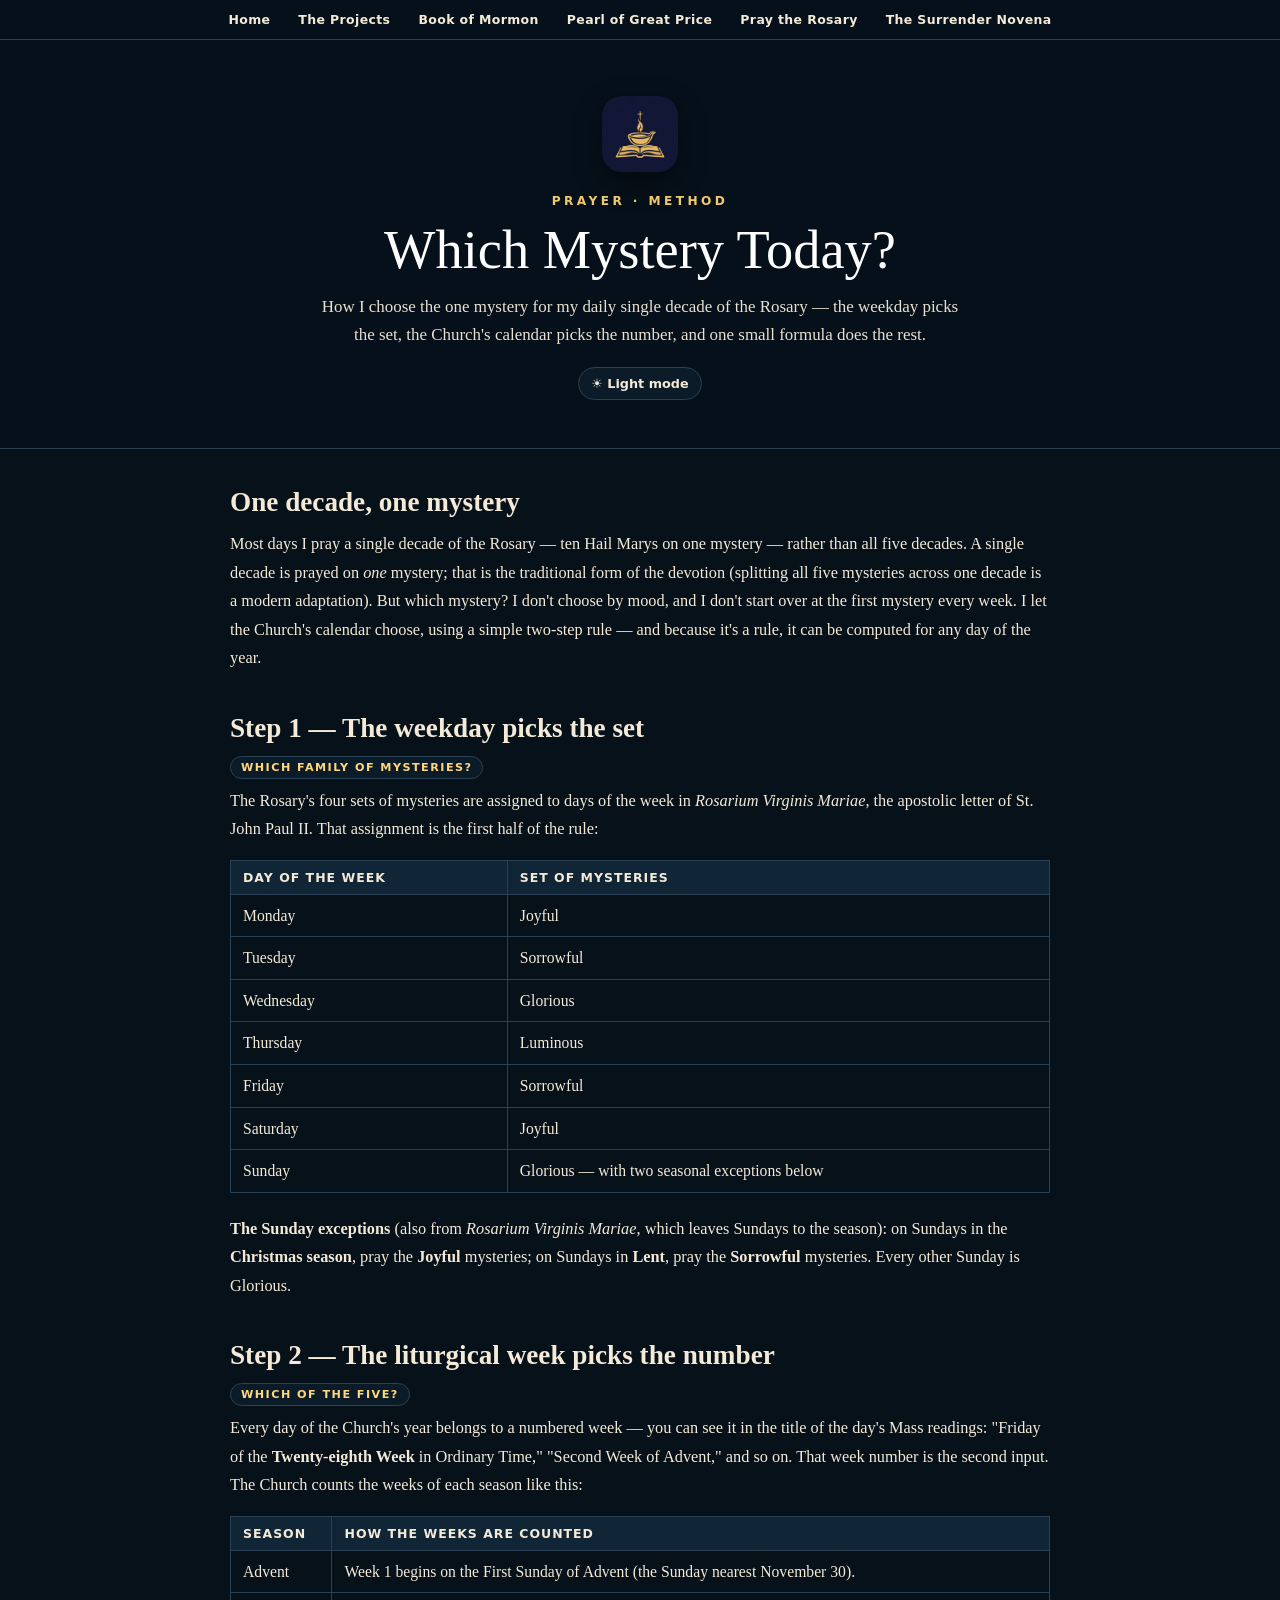
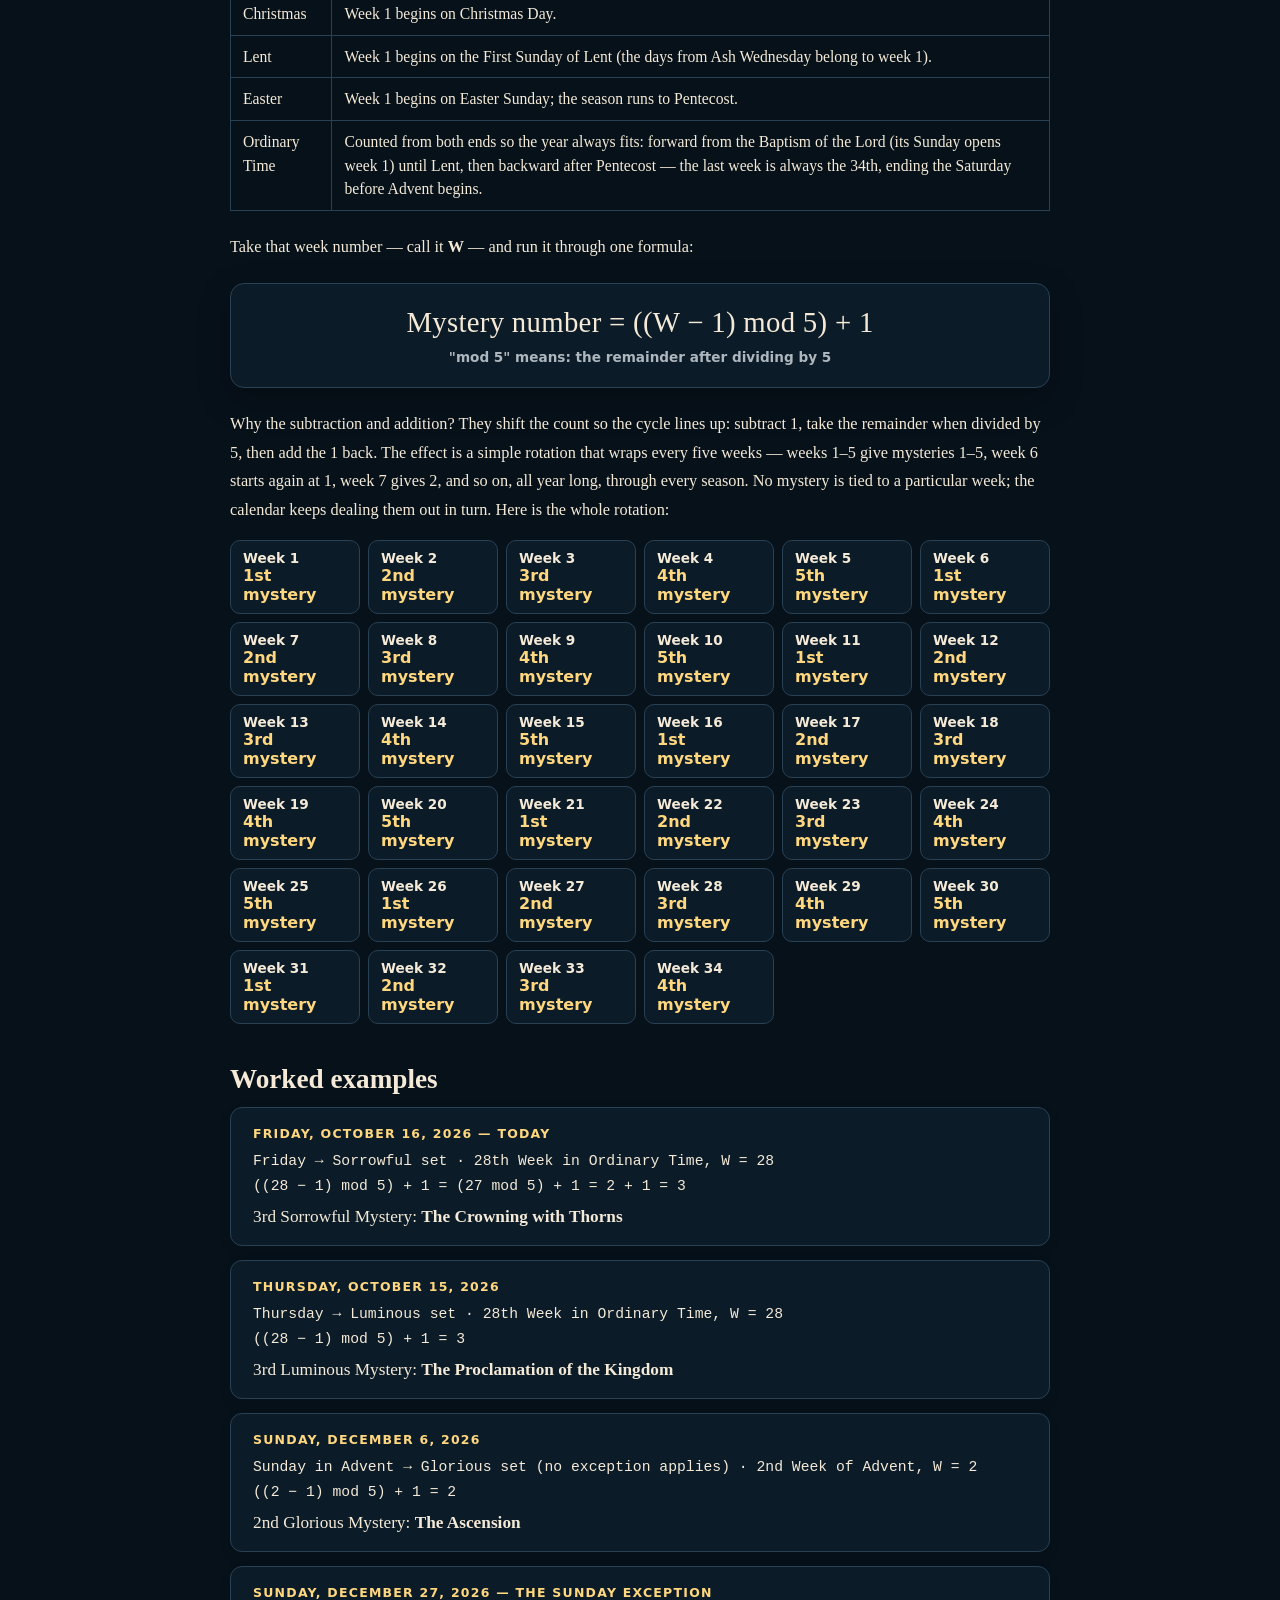
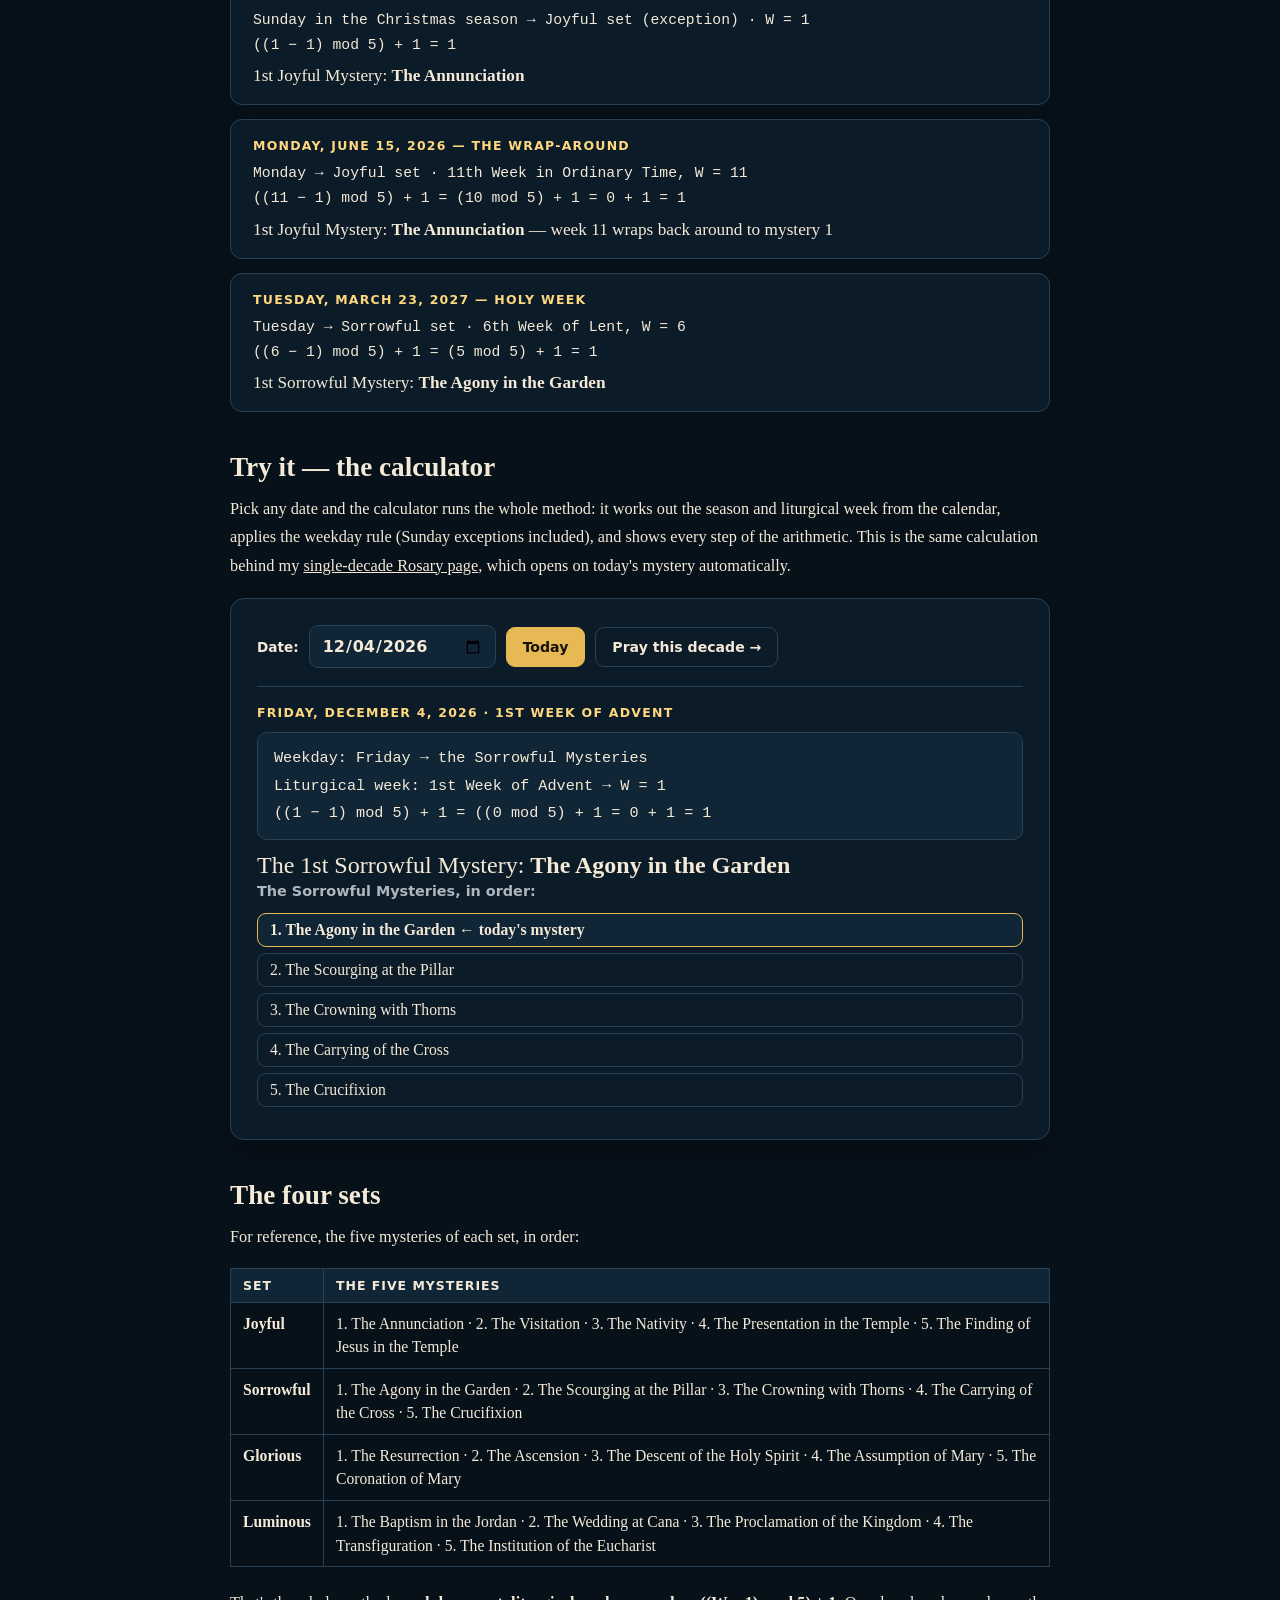
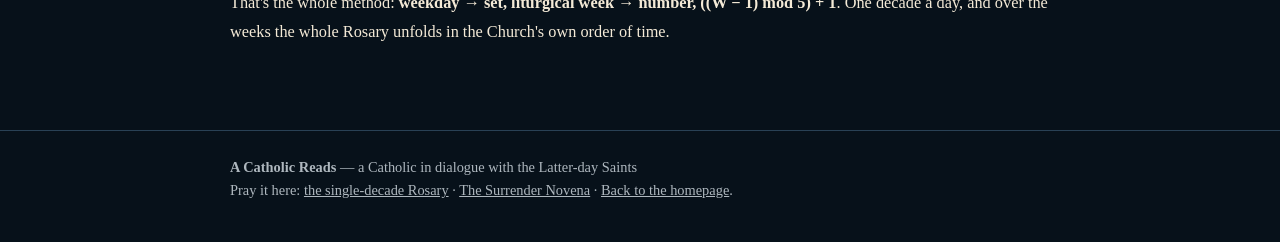
<file: single-decade/index.html>
<!doctype html>
<html lang="en" data-theme="dark">
<head>
<meta charset="utf-8">
<meta name="viewport" content="width=device-width,initial-scale=1">
<meta name="description" content="How I choose the mystery for my daily single-decade Rosary: the weekday gives the set, the liturgical week gives the number — ((week − 1) mod 5) + 1. Includes a calculator for any date.">
<meta name="theme-color" content="#07121d">
<link rel="icon" type="image/png" sizes="32x32" href="../favicon-32x32.png">
<link rel="icon" type="image/png" sizes="16x16" href="../favicon-16x16.png">
<link rel="apple-touch-icon" href="../apple-touch-icon.png">
<title>Which Mystery Today? The Single-Decade Method — A Catholic Reads</title>
<style>
:root{
 --bg:#f4efe5;--surface:#fffaf0;--surface2:#eee4d2;--ink:#2a211a;--muted:#75685d;
 --line:#d7c5a6;--wine:#6c2030;--accent:#ad7d2c;--accent2:#7d581d;--hero:#0b1723;
 --shadow:0 12px 32px rgba(49,31,20,.10);
}
html[data-theme="dark"]{
 --bg:#07111a;--surface:#0c1b28;--surface2:#102536;--ink:#f4ead7;--muted:#aeb7be;
 --line:#294155;--wine:#e6bd68;--accent:#e6b955;--accent2:#ffd77f;--hero:#06101a;
 --shadow:0 12px 32px rgba(0,0,0,.25);
}
*{box-sizing:border-box}
html{scroll-behavior:smooth}
body{margin:0;background:var(--bg);color:var(--ink);font-family:Georgia,"Times New Roman",serif;transition:background .2s,color .2s}
a{color:inherit}.shell{width:min(1180px,calc(100% - 36px));margin:auto}
.narrow{width:min(820px,calc(100% - 36px));margin:auto}
.btn{display:inline-flex;align-items:center;justify-content:center;gap:8px;padding:11px 16px;border-radius:9px;text-decoration:none;font:750 .88rem system-ui,sans-serif;border:1px solid var(--line);background:var(--surface);color:var(--ink);cursor:pointer}
.btn.gold{background:var(--accent);border-color:var(--accent);color:#171009}
.theme{border:1px solid var(--line);background:var(--surface);color:var(--ink);border-radius:999px;padding:8px 12px;cursor:pointer;font:700 .8rem system-ui,sans-serif}
.site-nav{background:var(--hero);border-bottom:1px solid var(--line)}
.site-nav-inner{display:flex;justify-content:center;gap:28px;flex-wrap:wrap;padding:12px 0}
.site-nav a{color:#f4ead7;text-decoration:none;font:750 .78rem system-ui,sans-serif;letter-spacing:.03em}
.site-nav a:hover{color:#ffd77f}
.page-hero{background:var(--hero);color:#f4ead7;padding:56px 0 48px;text-align:center;border-bottom:1px solid var(--line)}
.page-hero .site-logo{width:76px;height:76px;border-radius:20px;box-shadow:0 10px 28px rgba(0,0,0,.45)}
.kicker{font:700 .76rem system-ui,sans-serif;text-transform:uppercase;letter-spacing:.28em;color:#f0c96d;margin-top:18px}
.page-hero h1{font-size:clamp(2.1rem,4.4vw,3.4rem);line-height:1.05;margin:14px 0 14px;font-weight:500;color:#fff}
.page-hero p{font-size:1.06rem;line-height:1.65;color:#e9e1cf;margin:0 auto;max-width:640px}
main{padding:38px 0 70px}
h2.sec{font-size:1.7rem;margin:40px 0 12px}
h2.sec:first-child{margin-top:0}
p.body{line-height:1.75;font-size:1.02rem;margin:0 0 14px}
.formula-box{background:var(--surface);border:1px solid var(--line);border-radius:14px;box-shadow:var(--shadow);padding:22px 26px;margin:22px 0;text-align:center}
.formula-box .formula{font-size:clamp(1.3rem,3.4vw,1.8rem);letter-spacing:.01em;margin:0}
.formula-box .formula-note{color:var(--muted);font:650 .85rem system-ui,sans-serif;margin-top:10px}
table.ref{width:100%;border-collapse:collapse;margin:16px 0 22px;font-size:.98rem}
table.ref th,table.ref td{border:1px solid var(--line);padding:9px 12px;text-align:left;vertical-align:top}
table.ref th{background:var(--surface2);font:800 .78rem system-ui,sans-serif;text-transform:uppercase;letter-spacing:.08em}
table.ref td{line-height:1.5}
.step-tag{display:inline-block;font:800 .7rem system-ui,sans-serif;text-transform:uppercase;letter-spacing:.13em;color:var(--accent2);border:1px solid var(--line);border-radius:999px;padding:4px 10px;margin-bottom:8px;background:var(--surface)}
.example{background:var(--surface);border:1px solid var(--line);border-radius:12px;padding:18px 22px;margin:0 0 14px;box-shadow:0 5px 15px rgba(0,0,0,.05)}
.example .ex-date{font:800 .78rem system-ui,sans-serif;text-transform:uppercase;letter-spacing:.1em;color:var(--accent2)}
.example .ex-work{font-family:ui-monospace,Menlo,Consolas,monospace;font-size:.92rem;line-height:1.7;margin:8px 0}
.example .ex-result{font-size:1.08rem;margin:0}
.week-grid{display:grid;grid-template-columns:repeat(auto-fill,minmax(118px,1fr));gap:8px;margin:16px 0 22px}
.week-cell{background:var(--surface);border:1px solid var(--line);border-radius:10px;padding:9px 12px;font:650 .85rem system-ui,sans-serif}
.week-cell strong{display:block;font-size:1rem;color:var(--accent2)}
.calc-box{background:var(--surface);border:1px solid var(--line);border-radius:14px;box-shadow:var(--shadow);padding:26px;margin-top:18px}
.calc-row{display:flex;gap:10px;flex-wrap:wrap;align-items:center;margin-bottom:18px}
.calc-row label{font:750 .85rem system-ui,sans-serif}
input[type="date"]{font:600 1rem system-ui,sans-serif;padding:10px 12px;border-radius:9px;border:1px solid var(--line);background:var(--surface2);color:var(--ink)}
.calc-out{border-top:1px solid var(--line);padding-top:18px}
.calc-out .calc-date{font:800 .78rem system-ui,sans-serif;text-transform:uppercase;letter-spacing:.1em;color:var(--accent2)}
.calc-formula{font-family:ui-monospace,Menlo,Consolas,monospace;font-size:.95rem;line-height:1.8;background:var(--surface2);border:1px solid var(--line);border-radius:10px;padding:12px 16px;margin:12px 0;overflow-x:auto}
.calc-mystery{font-size:1.5rem;margin:6px 0 4px}
.calc-set{color:var(--muted);font:650 .9rem system-ui,sans-serif}
.set-list{list-style:none;padding:0;margin:14px 0 0}
.set-list li{padding:7px 12px;border:1px solid var(--line);border-radius:9px;margin-bottom:6px;font-size:.98rem;background:var(--surface)}
.set-list li.chosen{border-color:var(--accent);background:var(--surface2);font-weight:700}
footer{border-top:1px solid var(--line);padding:25px 0 40px;color:var(--muted);font-size:.9rem;line-height:1.6}
@media(max-width:620px){.site-nav-inner{gap:16px}.calc-box{padding:20px 16px}}
</style>
</head>
<body>

<nav class="site-nav" aria-label="Site navigation">
  <div class="shell site-nav-inner">
    <a href="../index.html">Home</a>
    <a href="../index.html#projects">The Projects</a>
    <a href="https://trevortomesh.github.io/bom/" target="_blank" rel="noopener">Book of Mormon</a>
    <a href="https://trevortomesh.github.io/pgp/" target="_blank" rel="noopener">Pearl of Great Price</a>
    <a href="https://trevortomesh.github.io/rosary/" target="_blank" rel="noopener">Pray the Rosary</a>
    <a href="../surrender-novena/">The Surrender Novena</a>
  </div>
</nav>

<header class="page-hero">
 <div class="narrow">
  <img class="site-logo" src="../logo-header.png" alt="A Catholic Reads — lamp, book and cross emblem" width="76" height="76">
  <div class="kicker">Prayer · Method</div>
  <h1>Which Mystery Today?</h1>
  <p>How I choose the one mystery for my daily single decade of the Rosary — the weekday picks the set, the Church's calendar picks the number, and one small formula does the rest.</p>
  <button id="theme" class="theme" style="margin-top:18px" aria-label="Toggle color theme">☀ Light mode</button>
 </div>
</header>

<main class="narrow">

 <h2 class="sec">One decade, one mystery</h2>
 <p class="body">Most days I pray a single decade of the Rosary — ten Hail Marys on one mystery — rather than all five decades. A single decade is prayed on <em>one</em> mystery; that is the traditional form of the devotion (splitting all five mysteries across one decade is a modern adaptation). But which mystery? I don't choose by mood, and I don't start over at the first mystery every week. I let the Church's calendar choose, using a simple two-step rule — and because it's a rule, it can be computed for any day of the year.</p>

 <h2 class="sec">Step 1 — The weekday picks the set</h2>
 <span class="step-tag">Which family of mysteries?</span>
 <p class="body">The Rosary's four sets of mysteries are assigned to days of the week in <em>Rosarium Virginis Mariae</em>, the apostolic letter of St. John Paul II. That assignment is the first half of the rule:</p>
 <table class="ref">
  <tr><th>Day of the week</th><th>Set of mysteries</th></tr>
  <tr><td>Monday</td><td>Joyful</td></tr>
  <tr><td>Tuesday</td><td>Sorrowful</td></tr>
  <tr><td>Wednesday</td><td>Glorious</td></tr>
  <tr><td>Thursday</td><td>Luminous</td></tr>
  <tr><td>Friday</td><td>Sorrowful</td></tr>
  <tr><td>Saturday</td><td>Joyful</td></tr>
  <tr><td>Sunday</td><td>Glorious — with two seasonal exceptions below</td></tr>
 </table>
 <p class="body"><strong>The Sunday exceptions</strong> (also from <em>Rosarium Virginis Mariae</em>, which leaves Sundays to the season): on Sundays in the <strong>Christmas season</strong>, pray the <strong>Joyful</strong> mysteries; on Sundays in <strong>Lent</strong>, pray the <strong>Sorrowful</strong> mysteries. Every other Sunday is Glorious.</p>

 <h2 class="sec">Step 2 — The liturgical week picks the number</h2>
 <span class="step-tag">Which of the five?</span>
 <p class="body">Every day of the Church's year belongs to a numbered week — you can see it in the title of the day's Mass readings: "Friday of the <strong>Twenty-eighth Week</strong> in Ordinary Time," "Second Week of Advent," and so on. That week number is the second input. The Church counts the weeks of each season like this:</p>
 <table class="ref">
  <tr><th>Season</th><th>How the weeks are counted</th></tr>
  <tr><td>Advent</td><td>Week 1 begins on the First Sunday of Advent (the Sunday nearest November 30).</td></tr>
  <tr><td>Christmas</td><td>Week 1 begins on Christmas Day.</td></tr>
  <tr><td>Lent</td><td>Week 1 begins on the First Sunday of Lent (the days from Ash Wednesday belong to week 1).</td></tr>
  <tr><td>Easter</td><td>Week 1 begins on Easter Sunday; the season runs to Pentecost.</td></tr>
  <tr><td>Ordinary Time</td><td>Counted from both ends so the year always fits: forward from the Baptism of the Lord (its Sunday opens week 1) until Lent, then backward after Pentecost — the last week is always the 34th, ending the Saturday before Advent begins.</td></tr>
 </table>
 <p class="body">Take that week number — call it <strong>W</strong> — and run it through one formula:</p>
 <div class="formula-box">
  <p class="formula">Mystery number = ((W − 1) mod 5) + 1</p>
  <div class="formula-note">"mod 5" means: the remainder after dividing by 5</div>
 </div>
 <p class="body">Why the subtraction and addition? They shift the count so the cycle lines up: subtract 1, take the remainder when divided by 5, then add the 1 back. The effect is a simple rotation that wraps every five weeks — weeks 1–5 give mysteries 1–5, week 6 starts again at 1, week 7 gives 2, and so on, all year long, through every season. No mystery is tied to a particular week; the calendar keeps dealing them out in turn. Here is the whole rotation:</p>
 <div class="week-grid" id="weekGrid"></div>

 <h2 class="sec">Worked examples</h2>

 <div class="example">
  <div class="ex-date">Friday, October 16, 2026 — today</div>
  <div class="ex-work">Friday → Sorrowful set · 28th Week in Ordinary Time, W = 28<br>((28 − 1) mod 5) + 1 = (27 mod 5) + 1 = 2 + 1 = 3</div>
  <p class="ex-result">3rd Sorrowful Mystery: <strong>The Crowning with Thorns</strong></p>
 </div>

 <div class="example">
  <div class="ex-date">Thursday, October 15, 2026</div>
  <div class="ex-work">Thursday → Luminous set · 28th Week in Ordinary Time, W = 28<br>((28 − 1) mod 5) + 1 = 3</div>
  <p class="ex-result">3rd Luminous Mystery: <strong>The Proclamation of the Kingdom</strong></p>
 </div>

 <div class="example">
  <div class="ex-date">Sunday, December 6, 2026</div>
  <div class="ex-work">Sunday in Advent → Glorious set (no exception applies) · 2nd Week of Advent, W = 2<br>((2 − 1) mod 5) + 1 = 2</div>
  <p class="ex-result">2nd Glorious Mystery: <strong>The Ascension</strong></p>
 </div>

 <div class="example">
  <div class="ex-date">Sunday, December 27, 2026 — the Sunday exception</div>
  <div class="ex-work">Sunday in the Christmas season → Joyful set (exception) · W = 1<br>((1 − 1) mod 5) + 1 = 1</div>
  <p class="ex-result">1st Joyful Mystery: <strong>The Annunciation</strong></p>
 </div>

 <div class="example">
  <div class="ex-date">Monday, June 15, 2026 — the wrap-around</div>
  <div class="ex-work">Monday → Joyful set · 11th Week in Ordinary Time, W = 11<br>((11 − 1) mod 5) + 1 = (10 mod 5) + 1 = 0 + 1 = 1</div>
  <p class="ex-result">1st Joyful Mystery: <strong>The Annunciation</strong> — week 11 wraps back around to mystery 1</p>
 </div>

 <div class="example">
  <div class="ex-date">Tuesday, March 23, 2027 — Holy Week</div>
  <div class="ex-work">Tuesday → Sorrowful set · 6th Week of Lent, W = 6<br>((6 − 1) mod 5) + 1 = (5 mod 5) + 1 = 1</div>
  <p class="ex-result">1st Sorrowful Mystery: <strong>The Agony in the Garden</strong></p>
 </div>

 <h2 class="sec">Try it — the calculator</h2>
 <p class="body">Pick any date and the calculator runs the whole method: it works out the season and liturgical week from the calendar, applies the weekday rule (Sunday exceptions included), and shows every step of the arithmetic. This is the same calculation behind my <a href="https://trevortomesh.github.io/rosary/single-decade/" target="_blank" rel="noopener">single-decade Rosary page</a>, which opens on today's mystery automatically.</p>

 <div class="calc-box">
  <div class="calc-row">
   <label for="dateInput">Date:</label>
   <input type="date" id="dateInput">
   <button class="btn gold" id="todayBtn" type="button">Today</button>
   <a class="btn" href="https://trevortomesh.github.io/rosary/single-decade/" target="_blank" rel="noopener">Pray this decade →</a>
  </div>
  <div class="calc-out" id="calcOut"></div>
 </div>

 <h2 class="sec">The four sets</h2>
 <p class="body">For reference, the five mysteries of each set, in order:</p>
 <table class="ref">
  <tr><th>Set</th><th>The five mysteries</th></tr>
  <tr><td><strong>Joyful</strong></td><td>1. The Annunciation · 2. The Visitation · 3. The Nativity · 4. The Presentation in the Temple · 5. The Finding of Jesus in the Temple</td></tr>
  <tr><td><strong>Sorrowful</strong></td><td>1. The Agony in the Garden · 2. The Scourging at the Pillar · 3. The Crowning with Thorns · 4. The Carrying of the Cross · 5. The Crucifixion</td></tr>
  <tr><td><strong>Glorious</strong></td><td>1. The Resurrection · 2. The Ascension · 3. The Descent of the Holy Spirit · 4. The Assumption of Mary · 5. The Coronation of Mary</td></tr>
  <tr><td><strong>Luminous</strong></td><td>1. The Baptism in the Jordan · 2. The Wedding at Cana · 3. The Proclamation of the Kingdom · 4. The Transfiguration · 5. The Institution of the Eucharist</td></tr>
 </table>
 <p class="body">That's the whole method: <strong>weekday → set, liturgical week → number, ((W − 1) mod 5) + 1</strong>. One decade a day, and over the weeks the whole Rosary unfolds in the Church's own order of time.</p>

</main>

<footer><div class="narrow"><strong>A Catholic Reads</strong> — a Catholic in dialogue with the Latter-day Saints<br>
Pray it here: <a href="https://trevortomesh.github.io/rosary/single-decade/" target="_blank" rel="noopener">the single-decade Rosary</a> · <a href="../surrender-novena/">The Surrender Novena</a> · <a href="../index.html">Back to the homepage</a>.</div></footer>

<script>
const $=s=>document.querySelector(s), root=document.documentElement;
const savedTheme=localStorage.getItem("theme");
if(savedTheme) root.dataset.theme=savedTheme;
function themeLabel(){ $("#theme").textContent=root.dataset.theme==="dark"?"☀ Light mode":"☾ Dark mode"; }
themeLabel();
$("#theme").onclick=()=>{root.dataset.theme=root.dataset.theme==="dark"?"light":"dark";localStorage.setItem("theme",root.dataset.theme);themeLabel();};

// --- Week rotation grid (weeks 1-34) ---
(function(){
  const grid=$("#weekGrid"); if(!grid) return;
  let html="";
  for(let w=1; w<=34; w++){
    const m=((w-1)%5)+1;
    const ord=["1st","2nd","3rd","4th","5th"][m-1];
    html+='<div class="week-cell">Week '+w+"<strong>"+ord+" mystery</strong></div>";
  }
  grid.innerHTML=html;
})();

// --- Liturgical calendar (the same computation as the single-decade Rosary page) ---
function startOfDay(date){ const d=new Date(date); d.setHours(0,0,0,0); return d; }
function addDays(date,days){ const d=startOfDay(date); d.setDate(d.getDate()+days); return d; }
function daysBetween(from,to){ return Math.round((startOfDay(to)-startOfDay(from))/86400000); }
function sundayOnOrBefore(date){ const d=startOfDay(date); return addDays(d,-d.getDay()); }
function easterSunday(year){
  const a=year%19,b=Math.floor(year/100),c=year%100;
  const d=Math.floor(b/4),e=b%4,f=Math.floor((b+8)/25),g=Math.floor((b-f+1)/3);
  const h=(19*a+b-d-g+15)%30;
  const i=Math.floor(c/4),k=c%4;
  const l=(32+2*e+2*i-h-k)%7;
  const m=Math.floor((a+11*h+22*l)/451);
  const month=Math.floor((h+l-7*m+114)/31);
  const day=((h+l-7*m+114)%31)+1;
  return new Date(year,month-1,day);
}
function adventSunday(year){
  const nov30=new Date(year,10,30);
  const back=nov30.getDay();
  const forward=(7-back)%7;
  return addDays(nov30, back<=forward ? -back : forward);
}
function baptismOfTheLord(year){
  const jan6=new Date(year,0,6);
  let delta=(7-jan6.getDay())%7;
  if(delta===0) delta=7;
  return addDays(jan6,delta);
}
function ordinalShort(number){
  const suffixes=["th","st","nd","rd"];
  const v=number%100;
  return number+(suffixes[(v-20)%10]||suffixes[v]||suffixes[0]);
}
function ordinalWord(n){ return ["First","Second","Third","Fourth","Fifth"][n-1]; }
function ordinal(n){ return ["1st","2nd","3rd","4th","5th"][n-1]; }

function liturgicalWeek(date){
  const d=startOfDay(date);
  const year=d.getFullYear();
  const easter=easterSunday(year);
  const ashWednesday=addDays(easter,-46);
  const pentecost=addDays(easter,49);
  const advent=adventSunday(year);
  const christmasDay=new Date(year,11,25);
  let season,week;
  if(d>=advent && d<christmasDay){
    season="Advent";
    week=1+Math.floor(daysBetween(advent,d)/7);
  } else if(d>=christmasDay){
    season="Christmas";
    week=1+Math.floor(daysBetween(christmasDay,d)/7);
  } else if(d<=baptismOfTheLord(year)){
    season="Christmas";
    week=1+Math.floor(daysBetween(new Date(year-1,11,25),d)/7);
  } else if(d>=ashWednesday && d<easter){
    season="Lent";
    const firstSunday=addDays(ashWednesday,(7-ashWednesday.getDay())%7||7);
    week=d<firstSunday ? 1 : 1+Math.floor(daysBetween(firstSunday,d)/7);
  } else if(d>=easter && d<=pentecost){
    season="Easter";
    week=1+Math.floor(daysBetween(easter,d)/7);
  } else if(d<ashWednesday){
    season="Ordinary Time";
    week=1+daysBetween(baptismOfTheLord(year),sundayOnOrBefore(d))/7;
  } else {
    season="Ordinary Time";
    week=34-daysBetween(sundayOnOrBefore(d),addDays(advent,-7))/7;
  }
  const label= season==="Ordinary Time" ? ordinalShort(week)+" Week in Ordinary Time"
    : season==="Christmas" ? "the Christmas Season"
    : ordinalShort(week)+" Week of "+season;
  return {season,week,label};
}

const MYSTERIES={
  joyful:{label:"Joyful",items:["The Annunciation","The Visitation","The Nativity","The Presentation in the Temple","The Finding of Jesus in the Temple"]},
  sorrowful:{label:"Sorrowful",items:["The Agony in the Garden","The Scourging at the Pillar","The Crowning with Thorns","The Carrying of the Cross","The Crucifixion"]},
  glorious:{label:"Glorious",items:["The Resurrection","The Ascension","The Descent of the Holy Spirit","The Assumption of Mary","The Coronation of Mary"]},
  luminous:{label:"Luminous",items:["The Baptism in the Jordan","The Wedding at Cana","The Proclamation of the Kingdom","The Transfiguration","The Institution of the Eucharist"]}
};
const WEEKDAY_NAMES=["Sunday","Monday","Tuesday","Wednesday","Thursday","Friday","Saturday"];
const MONTH_NAMES=["January","February","March","April","May","June","July","August","September","October","November","December"];

function setForDay(date,liturgy){
  let key=["glorious","joyful","sorrowful","glorious","luminous","sorrowful","joyful"][date.getDay()];
  let note="";
  if(date.getDay()===0 && liturgy.season==="Christmas"){ key="joyful"; note="Sunday exception: Sundays in the Christmas season take the Joyful set."; }
  if(date.getDay()===0 && liturgy.season==="Lent"){ key="sorrowful"; note="Sunday exception: Sundays in Lent take the Sorrowful set."; }
  return {key,note};
}

function computeFor(date){
  const lit=liturgicalWeek(date);
  const s=setForDay(date,lit);
  const set=MYSTERIES[s.key];
  const idx=((lit.week-1)%5+5)%5;
  const num=idx+1;
  return {lit,set,setKey:s.key,note:s.note,num,mystery:set.items[idx]};
}

function renderCalc(date){
  const r=computeFor(date);
  const dateStr=WEEKDAY_NAMES[date.getDay()]+", "+MONTH_NAMES[date.getMonth()]+" "+date.getDate()+", "+date.getFullYear();
  const steps=
    "Weekday: "+WEEKDAY_NAMES[date.getDay()]+" → the "+r.set.label+" Mysteries\n"+
    "Liturgical week: "+r.lit.label+" → W = "+r.lit.week+"\n"+
    "(("+r.lit.week+" − 1) mod 5) + 1 = (("+(r.lit.week-1)+" mod 5) + 1 = "+(r.lit.week-1)%5+" + 1 = "+r.num;
  const list=r.set.items.map((m,i)=>'<li class="'+(i===r.num-1?"chosen":"")+'">'+(i+1)+". "+m+(i===r.num-1?" ← today's mystery":"")+"</li>").join("");
  $("#calcOut").innerHTML=
    '<div class="calc-date">'+dateStr+" · "+(r.lit.season==="Christmas"?"Christmas Season":r.lit.label)+"</div>"+
    '<div class="calc-formula">'+steps.replace(/\n/g,"<br>")+"</div>"+
    (r.note?'<p class="body" style="font-style:italic">'+r.note+"</p>":"")+
    '<div class="calc-mystery">The '+ordinal(r.num)+" "+r.set.label+" Mystery: <strong>"+r.mystery+"</strong></div>"+
    '<div class="calc-set">The '+r.set.label+' Mysteries, in order:</div>'+
    '<ul class="set-list">'+list+"</ul>";
}

const dateInput=$("#dateInput");
function toISO(d){ return d.getFullYear()+"-"+String(d.getMonth()+1).padStart(2,"0")+"-"+String(d.getDate()).padStart(2,"0"); }
function fromISO(v){ const p=v.split("-"); return new Date(parseInt(p[0],10),parseInt(p[1],10)-1,parseInt(p[2],10)); }
const today=new Date();
dateInput.value=toISO(today);
renderCalc(today);
dateInput.addEventListener("change",()=>{ if(dateInput.value) renderCalc(fromISO(dateInput.value)); });
$("#todayBtn").onclick=()=>{ const t=new Date(); dateInput.value=toISO(t); renderCalc(t); };
</script>
</body></html>
</file>
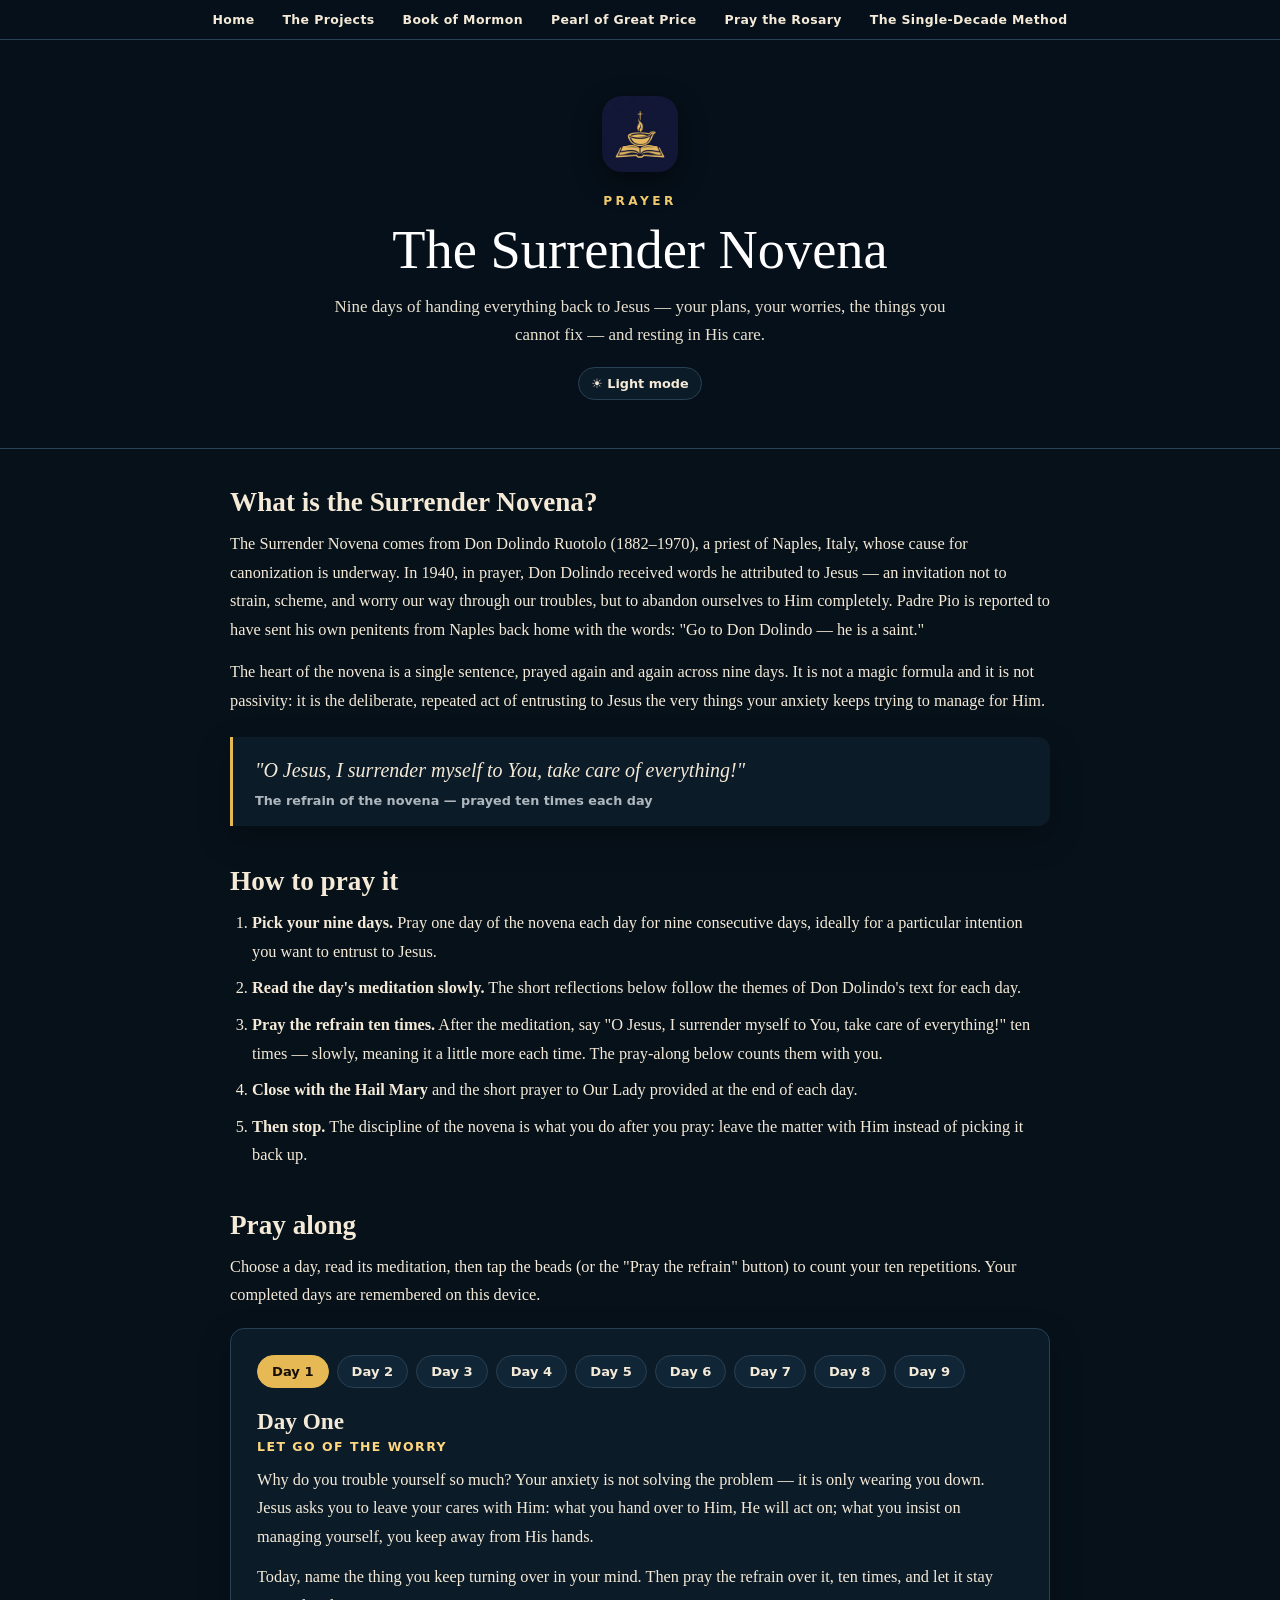
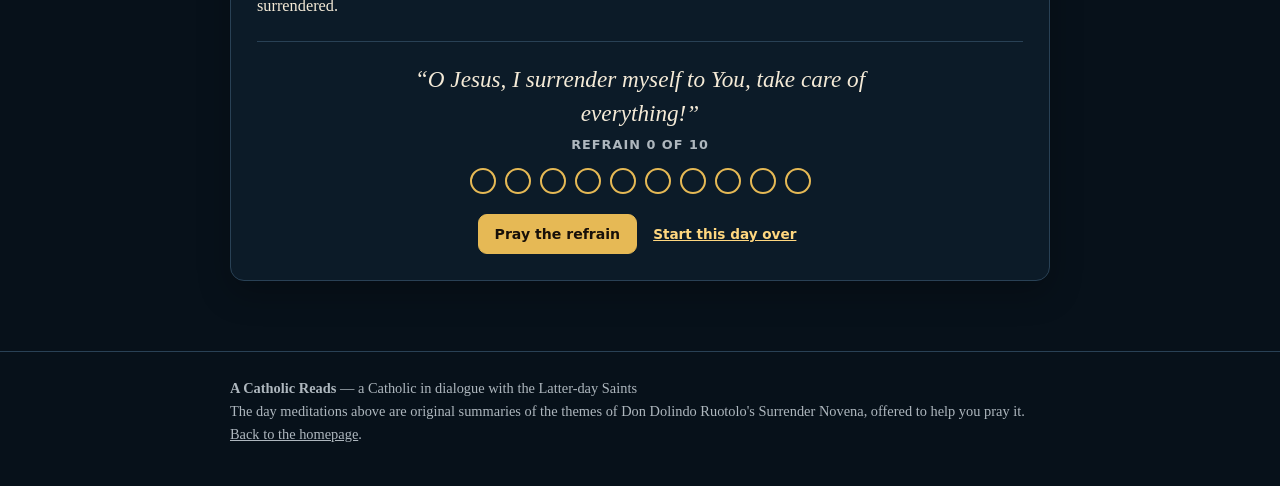
<file: surrender-novena/index.html>
<!doctype html>
<html lang="en" data-theme="dark">
<head>
<meta charset="utf-8">
<meta name="viewport" content="width=device-width,initial-scale=1">
<meta name="description" content="The Surrender Novena of Don Dolindo Ruotolo — nine days of abandoning yourself to Jesus: 'O Jesus, I surrender myself to You, take care of everything!' Includes an interactive pray-along.">
<meta name="theme-color" content="#07121d">
<link rel="icon" type="image/png" sizes="32x32" href="../favicon-32x32.png">
<link rel="icon" type="image/png" sizes="16x16" href="../favicon-16x16.png">
<link rel="apple-touch-icon" href="../apple-touch-icon.png">
<title>The Surrender Novena — A Catholic Reads</title>
<style>
:root{
 --bg:#f4efe5;--surface:#fffaf0;--surface2:#eee4d2;--ink:#2a211a;--muted:#75685d;
 --line:#d7c5a6;--wine:#6c2030;--accent:#ad7d2c;--accent2:#7d581d;--hero:#0b1723;
 --shadow:0 12px 32px rgba(49,31,20,.10);
}
html[data-theme="dark"]{
 --bg:#07111a;--surface:#0c1b28;--surface2:#102536;--ink:#f4ead7;--muted:#aeb7be;
 --line:#294155;--wine:#e6bd68;--accent:#e6b955;--accent2:#ffd77f;--hero:#06101a;
 --shadow:0 12px 32px rgba(0,0,0,.25);
}
*{box-sizing:border-box}
html{scroll-behavior:smooth}
body{margin:0;background:var(--bg);color:var(--ink);font-family:Georgia,"Times New Roman",serif;transition:background .2s,color .2s}
a{color:inherit}.shell{width:min(1180px,calc(100% - 36px));margin:auto}
.narrow{width:min(820px,calc(100% - 36px));margin:auto}
.btn{display:inline-flex;align-items:center;justify-content:center;gap:8px;padding:11px 16px;border-radius:9px;text-decoration:none;font:750 .88rem system-ui,sans-serif;border:1px solid var(--line);background:var(--surface);color:var(--ink);cursor:pointer}
.btn.gold{background:var(--accent);border-color:var(--accent);color:#171009}
.theme{border:1px solid var(--line);background:var(--surface);color:var(--ink);border-radius:999px;padding:8px 12px;cursor:pointer;font:700 .8rem system-ui,sans-serif}
.site-nav{background:var(--hero);border-bottom:1px solid var(--line)}
.site-nav-inner{display:flex;justify-content:center;gap:28px;flex-wrap:wrap;padding:12px 0}
.site-nav a{color:#f4ead7;text-decoration:none;font:750 .78rem system-ui,sans-serif;letter-spacing:.03em}
.site-nav a:hover{color:#ffd77f}
.page-hero{background:var(--hero);color:#f4ead7;padding:56px 0 48px;text-align:center;border-bottom:1px solid var(--line)}
.page-hero .site-logo{width:76px;height:76px;border-radius:20px;box-shadow:0 10px 28px rgba(0,0,0,.45)}
.kicker{font:700 .76rem system-ui,sans-serif;text-transform:uppercase;letter-spacing:.28em;color:#f0c96d;margin-top:18px}
.page-hero h1{font-size:clamp(2.1rem,4.4vw,3.4rem);line-height:1.05;margin:14px 0 14px;font-weight:500;color:#fff}
.page-hero p{font-size:1.06rem;line-height:1.65;color:#e9e1cf;margin:0 auto;max-width:640px}
main{padding:38px 0 70px}
h2.sec{font-size:1.7rem;margin:40px 0 12px}
h2.sec:first-child{margin-top:0}
p.body{line-height:1.75;font-size:1.02rem;margin:0 0 14px}
.refrain-quote{border-left:3px solid var(--accent);background:var(--surface);border-radius:0 12px 12px 0;padding:18px 22px;margin:22px 0;box-shadow:var(--shadow)}
.refrain-quote .q{font-size:1.25rem;font-style:italic;line-height:1.5;margin:0}
.refrain-quote .attr{color:var(--muted);font:650 .8rem system-ui,sans-serif;margin-top:8px}
ol.howto{line-height:1.75;font-size:1.02rem;padding-left:22px;margin:0 0 8px}
ol.howto li{margin-bottom:8px}
.pray-box{background:var(--surface);border:1px solid var(--line);border-radius:14px;box-shadow:var(--shadow);padding:26px;margin-top:18px}
.day-tabs{display:flex;flex-wrap:wrap;gap:8px;margin-bottom:20px}
.day-tab{border:1px solid var(--line);background:var(--surface2);color:var(--ink);border-radius:999px;padding:8px 14px;cursor:pointer;font:750 .82rem system-ui,sans-serif}
.day-tab[aria-selected="true"]{background:var(--accent);border-color:var(--accent);color:#171009}
.day-tab .done-mark{color:var(--wine);font-weight:900}
.day-title{font-size:1.45rem;margin:0 0 4px}
.day-theme{font:750 .78rem system-ui,sans-serif;text-transform:uppercase;letter-spacing:.12em;color:var(--accent2);margin-bottom:12px}
.day-text{line-height:1.75;font-size:1.02rem}
.day-text p{margin:0 0 12px}
.refrain-stage{border-top:1px solid var(--line);margin-top:20px;padding-top:20px;text-align:center}
.refrain-big{font-size:clamp(1.15rem,2.6vw,1.45rem);font-style:italic;line-height:1.5;margin:0 auto 6px;max-width:560px}
.refrain-count{font:750 .8rem system-ui,sans-serif;color:var(--muted);letter-spacing:.08em;text-transform:uppercase;margin-bottom:16px}
.beads{display:flex;justify-content:center;gap:9px;margin:0 auto 20px;flex-wrap:wrap}
.bead{width:26px;height:26px;border-radius:50%;border:2px solid var(--accent);background:transparent;padding:0;cursor:pointer;transition:background .15s,transform .1s}
.bead:hover{transform:scale(1.12)}
.bead.filled{background:var(--accent)}
.pray-actions{display:flex;justify-content:center;gap:10px;flex-wrap:wrap}
.link-btn{background:none;border:0;color:var(--accent2);font:750 .85rem system-ui,sans-serif;cursor:pointer;text-decoration:underline;padding:6px}
.closing{display:none;border-top:1px solid var(--line);margin-top:22px;padding-top:20px}
.closing.show{display:block}
.closing h3{margin:0 0 10px;font-size:1.2rem}
.closing p{line-height:1.75;margin:0 0 12px}
.complete-row{display:flex;align-items:center;gap:12px;flex-wrap:wrap;margin-top:16px}
.complete-note{font:650 .85rem system-ui,sans-serif;color:var(--muted)}
footer{border-top:1px solid var(--line);padding:25px 0 40px;color:var(--muted);font-size:.9rem;line-height:1.6}
@media(max-width:620px){.site-nav-inner{gap:16px}.pray-box{padding:20px 16px}}
</style>
</head>
<body>

<nav class="site-nav" aria-label="Site navigation">
  <div class="shell site-nav-inner">
    <a href="../index.html">Home</a>
    <a href="../index.html#projects">The Projects</a>
    <a href="https://trevortomesh.github.io/bom/" target="_blank" rel="noopener">Book of Mormon</a>
    <a href="https://trevortomesh.github.io/pgp/" target="_blank" rel="noopener">Pearl of Great Price</a>
    <a href="https://trevortomesh.github.io/rosary/" target="_blank" rel="noopener">Pray the Rosary</a>
    <a href="../single-decade/">The Single-Decade Method</a>
  </div>
</nav>

<header class="page-hero">
 <div class="narrow">
  <img class="site-logo" src="../logo-header.png" alt="A Catholic Reads — lamp, book and cross emblem" width="76" height="76">
  <div class="kicker">Prayer</div>
  <h1>The Surrender Novena</h1>
  <p>Nine days of handing everything back to Jesus — your plans, your worries, the things you cannot fix — and resting in His care.</p>
  <button id="theme" class="theme" style="margin-top:18px" aria-label="Toggle color theme">☀ Light mode</button>
 </div>
</header>

<main class="narrow">

 <h2 class="sec">What is the Surrender Novena?</h2>
 <p class="body">The Surrender Novena comes from Don Dolindo Ruotolo (1882–1970), a priest of Naples, Italy, whose cause for canonization is underway. In 1940, in prayer, Don Dolindo received words he attributed to Jesus — an invitation not to strain, scheme, and worry our way through our troubles, but to abandon ourselves to Him completely. Padre Pio is reported to have sent his own penitents from Naples back home with the words: "Go to Don Dolindo — he is a saint."</p>
 <p class="body">The heart of the novena is a single sentence, prayed again and again across nine days. It is not a magic formula and it is not passivity: it is the deliberate, repeated act of entrusting to Jesus the very things your anxiety keeps trying to manage for Him.</p>
 <div class="refrain-quote">
  <p class="q">"O Jesus, I surrender myself to You, take care of everything!"</p>
  <div class="attr">The refrain of the novena — prayed ten times each day</div>
 </div>

 <h2 class="sec">How to pray it</h2>
 <ol class="howto">
  <li><strong>Pick your nine days.</strong> Pray one day of the novena each day for nine consecutive days, ideally for a particular intention you want to entrust to Jesus.</li>
  <li><strong>Read the day's meditation slowly.</strong> The short reflections below follow the themes of Don Dolindo's text for each day.</li>
  <li><strong>Pray the refrain ten times.</strong> After the meditation, say "O Jesus, I surrender myself to You, take care of everything!" ten times — slowly, meaning it a little more each time. The pray-along below counts them with you.</li>
  <li><strong>Close with the Hail Mary</strong> and the short prayer to Our Lady provided at the end of each day.</li>
  <li><strong>Then stop.</strong> The discipline of the novena is what you do after you pray: leave the matter with Him instead of picking it back up.</li>
 </ol>

 <h2 class="sec">Pray along</h2>
 <p class="body">Choose a day, read its meditation, then tap the beads (or the "Pray the refrain" button) to count your ten repetitions. Your completed days are remembered on this device.</p>

 <div class="pray-box" id="prayBox">
  <div class="day-tabs" id="dayTabs" role="tablist" aria-label="Novena days"></div>
  <div id="dayPanel"></div>
 </div>

</main>

<footer><div class="narrow"><strong>A Catholic Reads</strong> — a Catholic in dialogue with the Latter-day Saints<br>
The day meditations above are original summaries of the themes of Don Dolindo Ruotolo's Surrender Novena, offered to help you pray it. <a href="../index.html">Back to the homepage</a>.</div></footer>

<script>
const $=s=>document.querySelector(s), root=document.documentElement;
const savedTheme=localStorage.getItem("theme");
if(savedTheme) root.dataset.theme=savedTheme;
function themeLabel(){ $("#theme").textContent=root.dataset.theme==="dark"?"☀ Light mode":"☾ Dark mode"; }
themeLabel();
$("#theme").onclick=()=>{root.dataset.theme=root.dataset.theme==="dark"?"light":"dark";localStorage.setItem("theme",root.dataset.theme);themeLabel();};

const REFRAIN="O Jesus, I surrender myself to You, take care of everything!";
const HAIL_MARY="Hail Mary, full of grace, the Lord is with thee. Blessed art thou among women, and blessed is the fruit of thy womb, Jesus. Holy Mary, Mother of God, pray for us sinners, now and at the hour of our death. Amen.";
const TO_MARY="O Mary, Mother of God and my mother, keep me close to your Son. Teach me to surrender as you surrendered — to trust that He will take care of everything. Amen.";

const DAYS=[
 {title:"Day One",theme:"Let go of the worry",
  text:["Why do you trouble yourself so much? Your anxiety is not solving the problem — it is only wearing you down. Jesus asks you to leave your cares with Him: what you hand over to Him, He will act on; what you insist on managing yourself, you keep away from His hands.",
        "Today, name the thing you keep turning over in your mind. Then pray the refrain over it, ten times, and let it stay surrendered."]},
 {title:"Day Two",theme:"Trust like a child",
  text:["Surrender is not giving up, and it is not fatalism. It is trust — the way a child trusts a parent who can do what the child cannot. When you stop straining to fix everything by your own strength, you make room for a strength far greater than yours.",
        "Ask yourself honestly: have I really entrusted this to Jesus, or am I still carrying it alone? Pray the refrain, and put the weight down."]},
 {title:"Day Three",theme:"Stop taking it back",
  text:["Restlessness undoes surrender. Every time you hand something to Jesus and then snatch it back to worry over it again, nothing has actually been entrusted. A door you keep reopening is not a door you have closed.",
        "Today the invitation is simple: leave with Him what you gave Him. When the worry returns, do not argue with it — just pray the refrain again."]},
 {title:"Day Four",theme:"Let Him lead",
  text:["There are stretches of the road where you cannot see the way at all. A blind person does not stop walking — he takes the arm of someone who can see. Jesus sees what you cannot: the whole road, not just the step in front of you.",
        "Close your eyes, so to speak, and let Him lead. Pray the refrain over the part of your life that feels darkest today."]},
 {title:"Day Five",theme:"His timing, not yours",
  text:["“I will take care of it” does not mean “I will take care of it instantly, on your schedule.” Impatience is another way of staying in control — demanding that God work at your pace, in your way, by your deadline.",
        "Let Him work in His own time. The refrain is a prayer of patience as much as of trust."]},
 {title:"Day Six",theme:"Stop driving the train",
  text:["A small child on a journey does not need to know the route, drive the train, or worry about the destination — the child's whole job is to be carried, and to rest. You are not the conductor of your life. You never were.",
        "Today, give up the driver's seat. Pray the refrain, and consent to be a passenger — alert, grateful, and at peace."]},
 {title:"Day Seven",theme:"Surrender in the darkness",
  text:["It is easy to trust when things are going well. The deepest surrender happens in the hardest moments — when you feel helpless, when nothing you do seems to change anything. That is precisely where Jesus wants to work, because that is where His strength is made perfect in your weakness.",
        "Bring Him the worst of it today, not the polished version. Pray the refrain from inside the difficulty, not after it."]},
 {title:"Day Eight",theme:"Trust is not arithmetic",
  text:["We like to calculate: if I do this, God will do that; if I pray this much, I will get that much. But trust is not arithmetic, and grace is not a transaction. The more complete your abandonment, the more freely Jesus can act — not because He is keeping score, but because your hands are finally open.",
        "Stop keeping accounts today. Pray the refrain with open hands and no conditions attached."]},
 {title:"Day Nine",theme:"Rest in His care",
  text:["The novena ends where it began — but you are not where you began. Nine days of handing things over builds a habit of the heart: pray always in readiness to surrender, and expect that the greatest graces are tied to the completeness of that surrender.",
        "Jesus will take care of everything. That was His word on the first day, and it is His word on the last. Pray the refrain one final time today — and then, as an act of faith, rest."]}
];

const tabsEl=$("#dayTabs"), panelEl=$("#dayPanel");
let currentDay=0, count=0;
let doneDays=new Set(JSON.parse(localStorage.getItem("surrender-done")||"[]"));

function saveDone(){ localStorage.setItem("surrender-done",JSON.stringify([...doneDays])); }

function renderTabs(){
  tabsEl.innerHTML="";
  DAYS.forEach((d,i)=>{
    const b=document.createElement("button");
    b.className="day-tab"; b.setAttribute("role","tab");
    b.setAttribute("aria-selected", i===currentDay ? "true":"false");
    b.innerHTML="Day "+(i+1)+(doneDays.has(i)?' <span class="done-mark" aria-label="completed">✓</span>':"");
    b.onclick=()=>{ selectDay(i); };
    tabsEl.appendChild(b);
  });
}

function renderPanel(){
  const d=DAYS[currentDay];
  const paras=d.text.map(p=>"<p>"+p+"</p>").join("");
  const beads=Array.from({length:10},(_,i)=>'<button class="bead" data-i="'+i+'" aria-label="Refrain '+(i+1)+' of 10"></button>').join("");
  panelEl.innerHTML=
    '<h3 class="day-title">'+d.title+'</h3>'+
    '<div class="day-theme">'+d.theme+'</div>'+
    '<div class="day-text">'+paras+'</div>'+
    '<div class="refrain-stage">'+
      '<p class="refrain-big">&ldquo;'+REFRAIN+'&rdquo;</p>'+
      '<div class="refrain-count" id="refrainCount">Refrain 0 of 10</div>'+
      '<div class="beads" id="beads">'+beads+'</div>'+
      '<div class="pray-actions">'+
        '<button class="btn gold" id="prayBtn">Pray the refrain</button>'+
        '<button class="link-btn" id="resetCount">Start this day over</button>'+
      '</div>'+
    '</div>'+
    '<div class="closing" id="closing">'+
      '<h3>Closing prayers</h3>'+
      '<p>'+HAIL_MARY+'</p>'+
      '<p>'+TO_MARY+'</p>'+
      '<div class="complete-row">'+
        '<button class="btn" id="markDone">'+(doneDays.has(currentDay)?"✓ Day complete":"Mark this day complete")+'</button>'+
        (currentDay<8?'<button class="link-btn" id="nextDay">Go to Day '+(currentDay+2)+' →</button>':"")+
        '<span class="complete-note" id="doneNote">'+(doneDays.has(currentDay)?"You have completed this day.":"")+'</span>'+
      '</div>'+
    '</div>';
  panelEl.querySelectorAll(".bead").forEach(b=>{
    b.onclick=()=>{ setCount(parseInt(b.dataset.i,10)+1); };
  });
  $("#prayBtn").onclick=()=>{ setCount(Math.min(10,count+1)); };
  $("#resetCount").onclick=()=>{ setCount(0); };
  $("#markDone").onclick=()=>{
    if(doneDays.has(currentDay)){ doneDays.delete(currentDay); } else { doneDays.add(currentDay); }
    saveDone(); renderTabs(); renderPanel(); if(count===10) $("#closing").classList.add("show");
    if(count===10) updateCount();
  };
  const nd=$("#nextDay"); if(nd) nd.onclick=()=>{ selectDay(currentDay+1); };
  updateCount();
}

function updateCount(){
  const c=$("#refrainCount"); if(!c) return;
  c.textContent="Refrain "+count+" of 10";
  panelEl.querySelectorAll(".bead").forEach((b,i)=>{ b.classList.toggle("filled", i<count); });
  if(count===10){ $("#closing").classList.add("show"); }
  else { $("#closing").classList.remove("show"); }
}
function setCount(n){ count=n; updateCount(); }
function selectDay(i){ currentDay=i; count=0; renderTabs(); renderPanel(); $("#prayBox").scrollIntoView({behavior:"smooth",block:"start"}); }

renderTabs(); renderPanel();
</script>
</body></html>
</file>
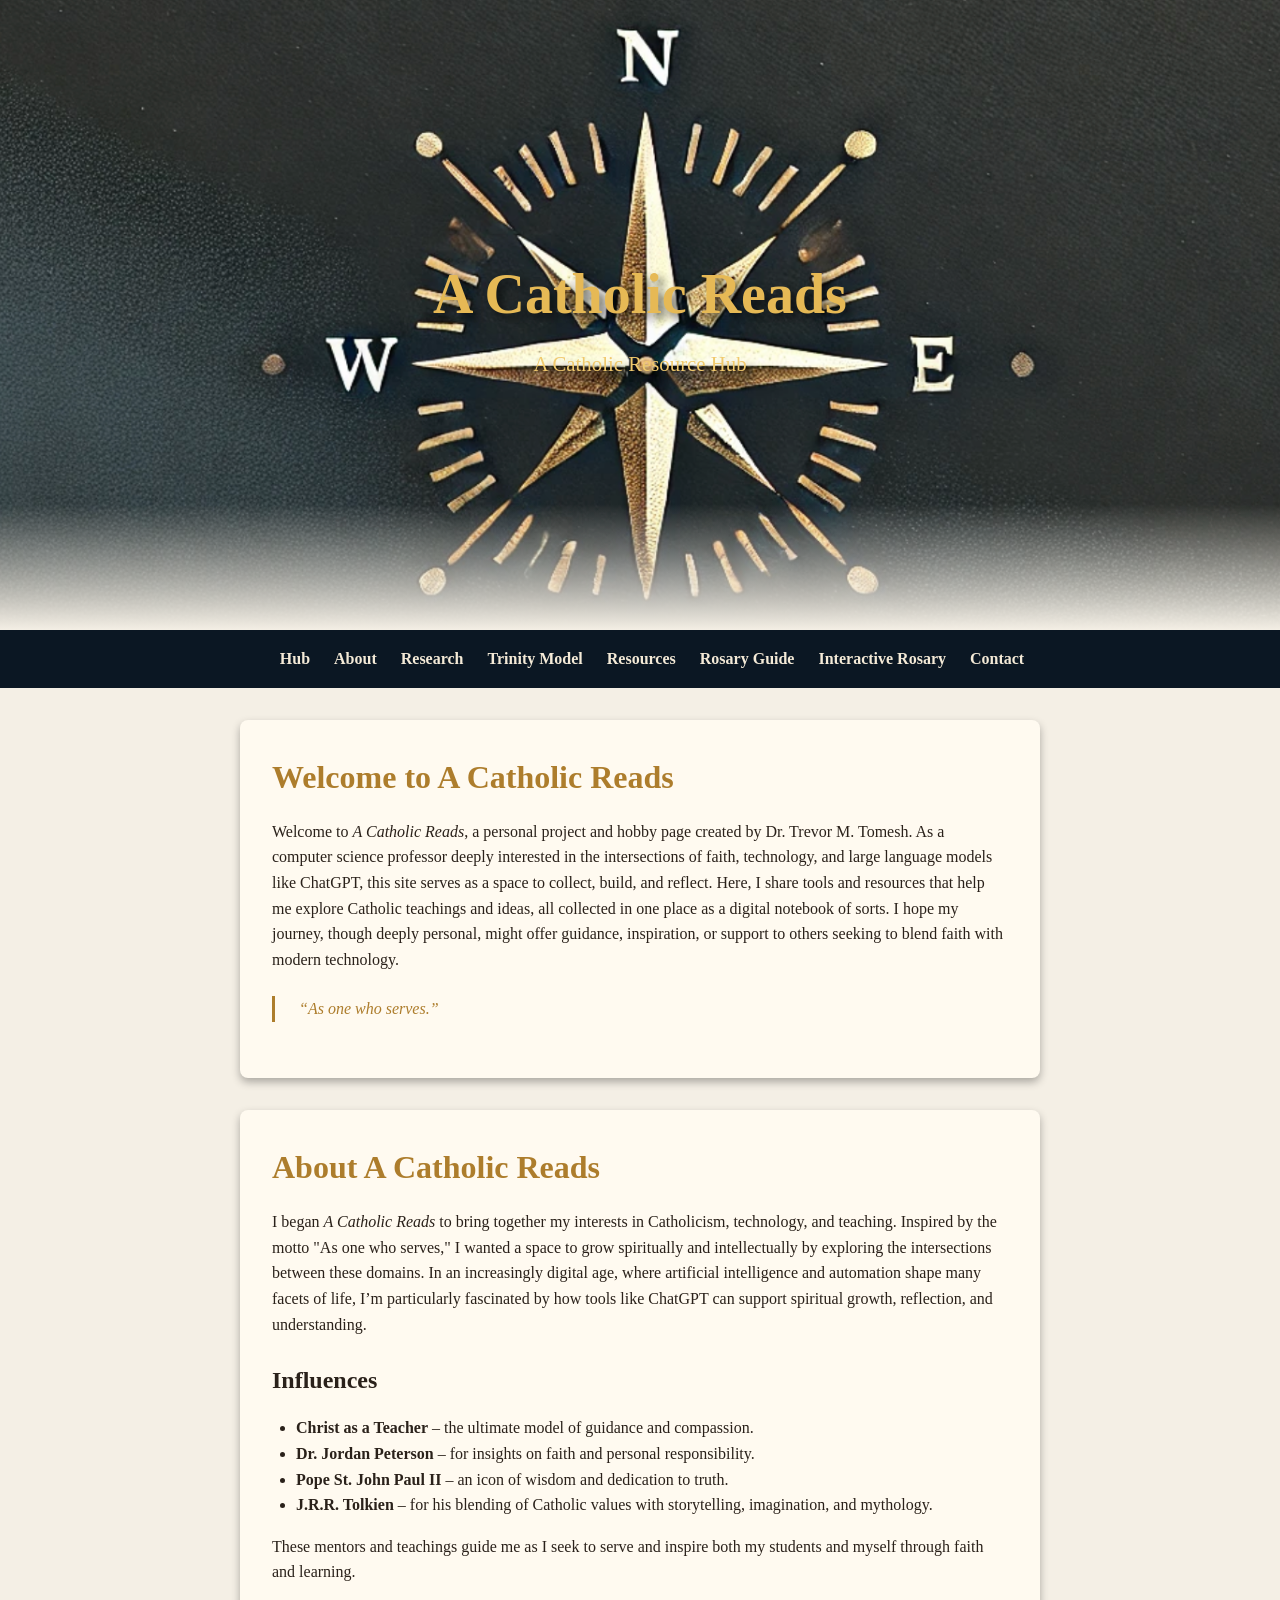
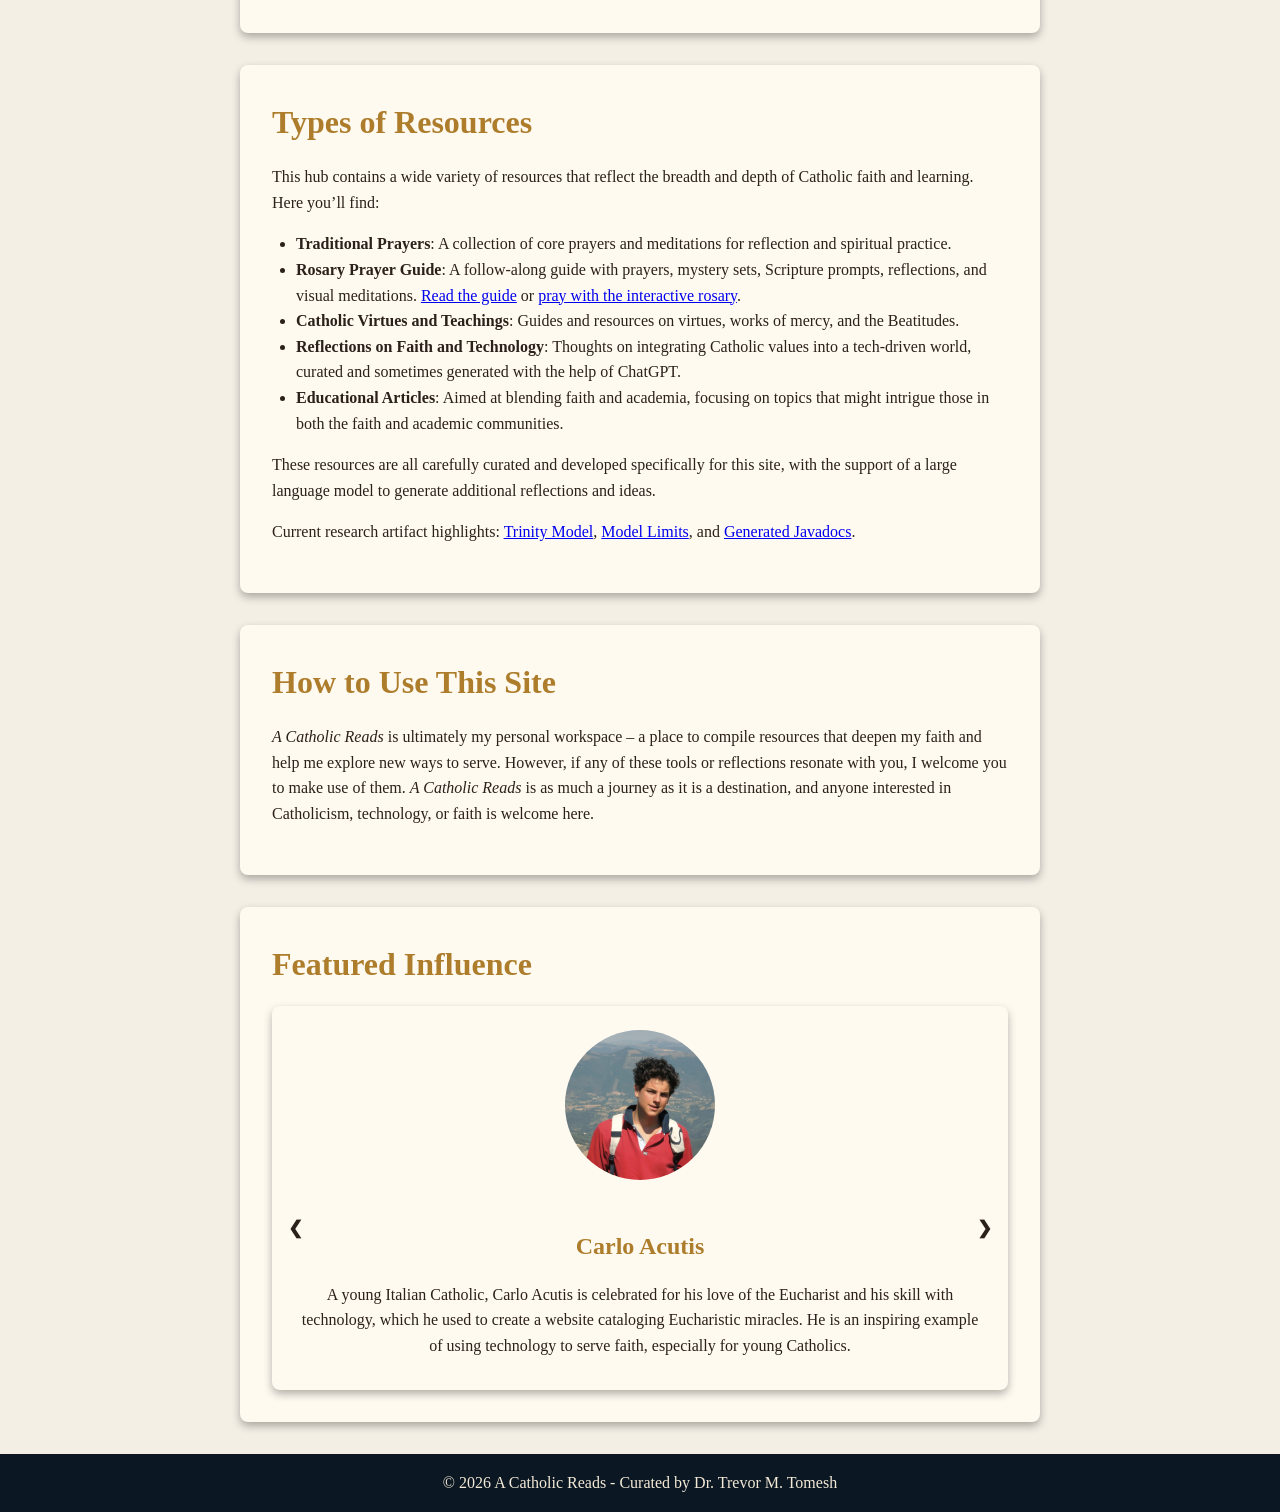
<file: TheWayPoint/index.html>
<!DOCTYPE html>
<html lang="en">
<head>
  <meta charset="UTF-8">
  <meta name="viewport" content="width=device-width, initial-scale=1.0">
  <title>A Catholic Reads</title>
  <link rel="stylesheet" href="assets/css/style.css">
</head>
<body>

<!-- Banner Section -->
<header class="banner">
  <div class="banner-text">
    <h1>A Catholic Reads</h1>
    <p>A Catholic Resource Hub</p>
  </div>
</header>

<!-- Navigation Section -->
<nav>
  <ul>
    <li><a href="https://acatholicreads.com/">Hub</a></li>
    <li><a href="https://acatholicreads.com/about/">About</a></li>
    <li><a href="theological-computing.html">Research</a></li>
    <li><a href="../TrinityModel/index.html">Trinity Model</a></li>
    <li><a href="resources.html">Resources</a></li>
    <li><a href="rosary.html">Rosary Guide</a></li>
    <li><a href="../rosary/">Interactive Rosary</a></li>
    <li><a href="contact.html">Contact</a></li>
  </ul>
</nav>

<!-- Main Content Section -->
<main>

  <!-- Introduction Section -->
  <section class="section introduction">
    <h2>Welcome to A Catholic Reads</h2>
    <p>Welcome to <em>A Catholic Reads</em>, a personal project and hobby page created by Dr. Trevor M. Tomesh. As a computer science professor deeply interested in the intersections of faith, technology, and large language models like ChatGPT, this site serves as a space to collect, build, and reflect. Here, I share tools and resources that help me explore Catholic teachings and ideas, all collected in one place as a digital notebook of sorts. I hope my journey, though deeply personal, might offer guidance, inspiration, or support to others seeking to blend faith with modern technology.</p>
    <blockquote>“As one who serves.”</blockquote>
  </section>

  <!-- About Section -->
  <section class="section about">
    <h2>About A Catholic Reads</h2>
    <p>I began <em>A Catholic Reads</em> to bring together my interests in Catholicism, technology, and teaching. Inspired by the motto "As one who serves," I wanted a space to grow spiritually and intellectually by exploring the intersections between these domains. In an increasingly digital age, where artificial intelligence and automation shape many facets of life, I’m particularly fascinated by how tools like ChatGPT can support spiritual growth, reflection, and understanding.</p>
    <h3>Influences</h3>
    <ul>
      <li><strong>Christ as a Teacher</strong> – the ultimate model of guidance and compassion.</li>
      <li><strong>Dr. Jordan Peterson</strong> – for insights on faith and personal responsibility.</li>
      <li><strong>Pope St. John Paul II</strong> – an icon of wisdom and dedication to truth.</li>
      <li><strong>J.R.R. Tolkien</strong> – for his blending of Catholic values with storytelling, imagination, and mythology.</li>
    </ul>
    <p>These mentors and teachings guide me as I seek to serve and inspire both my students and myself through faith and learning.</p>
  </section>

  <!-- Types of Resources Section -->
  <section class="section resources">
    <h2>Types of Resources</h2>
    <p>This hub contains a wide variety of resources that reflect the breadth and depth of Catholic faith and learning. Here you’ll find:</p>
    <ul>
      <li><strong>Traditional Prayers</strong>: A collection of core prayers and meditations for reflection and spiritual practice.</li>
      <li><strong>Rosary Prayer Guide</strong>: A follow-along guide with prayers, mystery sets, Scripture prompts, reflections, and visual meditations. <a href="rosary.html">Read the guide</a> or <a href="../rosary/">pray with the interactive rosary</a>.</li>
      <li><strong>Catholic Virtues and Teachings</strong>: Guides and resources on virtues, works of mercy, and the Beatitudes.</li>
      <li><strong>Reflections on Faith and Technology</strong>: Thoughts on integrating Catholic values into a tech-driven world, curated and sometimes generated with the help of ChatGPT.</li>
      <li><strong>Educational Articles</strong>: Aimed at blending faith and academia, focusing on topics that might intrigue those in both the faith and academic communities.</li>
    </ul>
    <p>These resources are all carefully curated and developed specifically for this site, with the support of a large language model to generate additional reflections and ideas.</p>
    <p>
      Current research artifact highlights:
      <a href="../TrinityModel/index.html">Trinity Model</a>,
      <a href="../TrinityModel/Model-Limits.md">Model Limits</a>, and
      <a href="../TrinityModel/javadocs.html">Generated Javadocs</a>.
    </p>
  </section>

  <!-- How to Use the Site Section -->
  <section class="section usage">
    <h2>How to Use This Site</h2>
    <p><em>A Catholic Reads</em> is ultimately my personal workspace – a place to compile resources that deepen my faith and help me explore new ways to serve. However, if any of these tools or reflections resonate with you, I welcome you to make use of them. <em>A Catholic Reads</em> is as much a journey as it is a destination, and anyone interested in Catholicism, technology, or faith is welcome here.</p>
  </section>

  <!-- Featured Influence Slideshow -->
  <section class="section influences">
    <h2>Featured Influence</h2>
    <div class="slideshow-container">
      <!-- Slides will be dynamically generated here -->
      <a class="prev" onclick="changeSlide(-1)">&#10094;</a>
      <a class="next" onclick="changeSlide(1)">&#10095;</a>
    </div>
  </section>
</main>

<!-- Footer Section -->
<footer>
  <p>© <span id="currentYear"></span> A Catholic Reads - Curated by Dr. Trevor M. Tomesh</p>
</footer>

<!-- JavaScript to Load and Control the Slideshow -->
<script>
  document.getElementById('currentYear').textContent = new Date().getFullYear();
  // Fetch the influences JSON and initialize the slideshow
  fetch('influences.json')
          .then(response => response.json())
          .then(data => {
            let container = document.querySelector(".slideshow-container");

            data.forEach((influence, index) => {
              // Create slide elements dynamically
              let slide = document.createElement("div");
              slide.classList.add("slide");

              let img = document.createElement("img");
              img.src = influence.image;
              img.alt = influence.alt;
              slide.appendChild(img);

              let h3 = document.createElement("h3");
              h3.textContent = influence.name;
              slide.appendChild(h3);

              let p = document.createElement("p");
              p.textContent = influence.description;
              slide.appendChild(p);

              container.insertBefore(slide, container.querySelector(".next"));

              // Show the first slide by default
              if (index === 0) slide.style.display = "block";
            });
          });

  // Slideshow controls
  let slideIndex = 1;
  function changeSlide(n) {
    showSlides(slideIndex += n);
  }

  function showSlides(n) {
    let slides = document.getElementsByClassName("slide");
    if (n > slides.length) { slideIndex = 1 }
    if (n < 1) { slideIndex = slides.length }
    for (let i = 0; i < slides.length; i++) {
      slides[i].style.display = "none";
    }
    slides[slideIndex - 1].style.display = "block";
  }
</script>
</body>
</html>
</file>
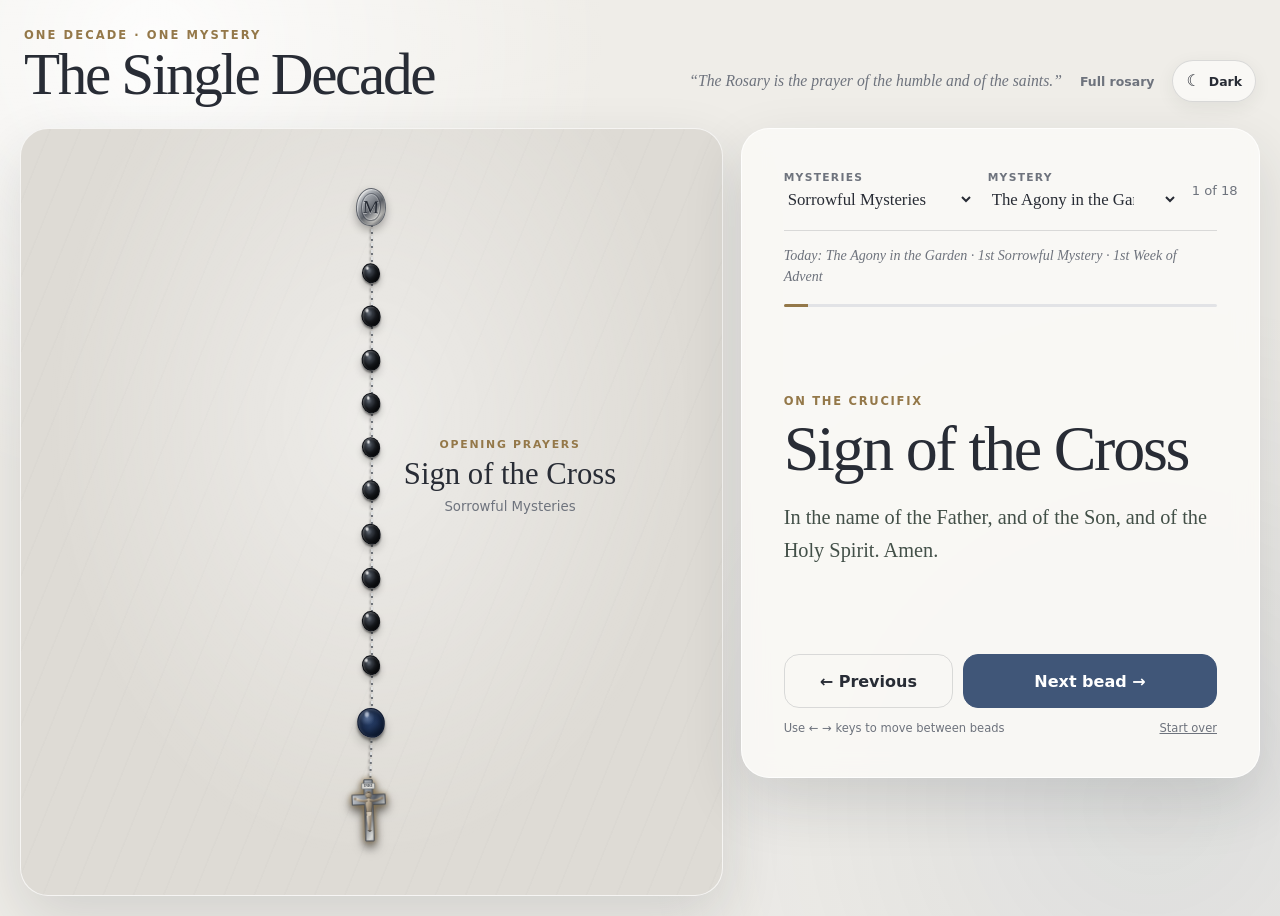
<file: rosary/single-decade/index.html>
<!doctype html>
<html lang="en">
<head>
  <meta charset="utf-8">
  <meta name="viewport" content="width=device-width, initial-scale=1, maximum-scale=1, user-scalable=no, viewport-fit=cover">
  <meta name="theme-color" content="#efede8">
  <meta name="description" content="A calm, interactive single-decade rosary for browser and mobile prayer.">
  <title>The Single Decade Rosary</title>
  <style>
    :root {
      color-scheme: light;
      --ink: #282c35;
      --muted: #6e737d;
      --paper: #efede8;
      --paper-deep: #dedbd4;
      --card: rgba(250, 249, 246, .92);
      --green: #405678;
      --green-deep: #2b3f60;
      --gold: #947849;
      --gold-light: #cbb788;
      --line: rgba(38, 43, 53, .15);
      --shadow: 0 24px 60px rgba(35, 39, 48, .14);
    }

    html[data-theme="dark"] {
      color-scheme: dark;
      --ink: #eeeae1;
      --muted: #9ba1ac;
      --paper: #090b10;
      --paper-deep: #10131a;
      --card: rgba(18, 22, 29, .95);
      --green: #536f9d;
      --green-deep: #3c547d;
      --gold: #c2a772;
      --gold-light: #e0c893;
      --line: rgba(227, 231, 239, .13);
      --shadow: 0 28px 70px rgba(0, 0, 0, .38);
    }

    * { box-sizing: border-box; }

    html { min-height: 100%; background: var(--paper); }

    body {
      min-height: 100vh;
      min-height: 100dvh;
      margin: 0;
      color: var(--ink);
      background:
        radial-gradient(circle at 12% 5%, rgba(255,255,255,.9), transparent 28rem),
        radial-gradient(circle at 90% 88%, rgba(64,86,120,.1), transparent 32rem),
        var(--paper);
      font-family: Inter, ui-sans-serif, system-ui, -apple-system, BlinkMacSystemFont, "Segoe UI", sans-serif;
    }

    html[data-theme="dark"] body {
      background:
        radial-gradient(circle at 12% 5%, rgba(70,91,128,.16), transparent 30rem),
        radial-gradient(circle at 88% 90%, rgba(128,104,67,.08), transparent 34rem),
        var(--paper);
    }

    button, select { font: inherit; }
    button { -webkit-tap-highlight-color: transparent; touch-action: manipulation; }

    .shell {
      width: min(1440px, 100%);
      min-height: 100vh;
      min-height: 100dvh;
      margin: 0 auto;
      padding: max(20px, env(safe-area-inset-top)) max(20px, env(safe-area-inset-right)) max(20px, env(safe-area-inset-bottom)) max(20px, env(safe-area-inset-left));
      display: grid;
      grid-template-rows: auto 1fr;
      gap: 18px;
    }

    header {
      display: flex;
      align-items: end;
      justify-content: space-between;
      gap: 20px;
      padding: 8px 4px;
    }

    .brand-kicker {
      margin: 0 0 4px;
      color: var(--gold);
      font-size: .72rem;
      font-weight: 800;
      letter-spacing: .18em;
      text-transform: uppercase;
    }

    h1 {
      margin: 0;
      font-family: Georgia, "Times New Roman", serif;
      font-size: clamp(2rem, 5vw, 3.7rem);
      font-weight: 500;
      letter-spacing: -.04em;
      line-height: .95;
    }

    .header-note {
      max-width: 30rem;
      margin: 0;
      color: var(--muted);
      font-family: Georgia, "Times New Roman", serif;
      font-size: .98rem;
      font-style: italic;
      text-align: right;
    }

    .header-actions { display: flex; align-items: center; justify-content: flex-end; gap: 18px; }

    .guide-link {
      color: var(--muted);
      font-size: .78rem;
      font-weight: 750;
      text-decoration: none;
      white-space: nowrap;
    }

    .guide-link:hover { color: var(--gold); text-decoration: underline; text-underline-offset: 4px; }
    .guide-link:focus-visible { outline: 3px solid rgba(148,120,73,.35); outline-offset: 4px; border-radius: 3px; }

    .theme-toggle {
      display: inline-flex;
      align-items: center;
      gap: 8px;
      min-height: 42px;
      padding: 8px 13px;
      border: 1px solid var(--line);
      border-radius: 999px;
      color: var(--ink);
      background: var(--card);
      box-shadow: 0 5px 18px rgba(38,54,47,.07);
      font-size: .78rem;
      font-weight: 750;
      cursor: pointer;
    }

    .theme-toggle:hover { border-color: var(--gold); }
    .theme-toggle:focus-visible { outline: 3px solid rgba(182,139,67,.35); outline-offset: 2px; }
    .theme-icon { font-size: 1rem; line-height: 1; }

    main {
      min-height: 0;
      display: grid;
      grid-template-columns: minmax(470px, 1.15fr) minmax(350px, .85fr);
      align-items: start;
      gap: 18px;
    }

    .panel {
      border: 1px solid rgba(255,255,255,.72);
      border-radius: 28px;
      background: var(--card);
      box-shadow: var(--shadow);
      backdrop-filter: blur(12px);
    }

    .rosary-panel {
      position: relative;
      height: clamp(650px, calc(100dvh - 132px), 820px);
      overflow: hidden;
      background:
        radial-gradient(ellipse at 50% 38%, rgba(255,255,255,.48), transparent 65%),
        repeating-linear-gradient(112deg, transparent 0 26px, rgba(53,59,70,.018) 27px 28px),
        #dedbd5;
    }

    html[data-theme="dark"] .panel { border-color: rgba(255,255,255,.08); }

    html[data-theme="dark"] .rosary-panel {
      background:
        radial-gradient(ellipse at 50% 37%, rgba(72,88,116,.12), transparent 60%),
        radial-gradient(ellipse at 50% 110%, rgba(0,0,0,.38), transparent 62%),
        repeating-linear-gradient(112deg, transparent 0 27px, rgba(255,255,255,.012) 28px 29px),
        #11141a;
    }

    .rosary-stage {
      position: absolute;
      inset: 20px;
      user-select: none;
    }

    .rosary-stage::before {
      content: none;
    }

    .bead, .marker {
      position: absolute;
      z-index: 2;
      display: grid;
      place-items: center;
      margin: 0;
      padding: 0;
      border: 0;
      color: transparent;
      cursor: pointer;
      transform: translate(-50%, -50%) rotate(var(--tilt, 0deg)) scale(var(--bead-scale, 1));
      transition: transform .18s ease, filter .18s ease, box-shadow .18s ease, background .18s ease;
    }

    .bead {
      width: clamp(12px, 1.6vw, 19px);
      height: calc(clamp(12px, 1.6vw, 19px) * 1.08);
      border: 1px solid rgba(12, 15, 20, .78);
      border-radius: 48% 52% 46% 54%;
      background:
        radial-gradient(ellipse at var(--grain-x, 29%) 21%, rgba(255,255,255,.8) 0 5%, transparent 12%),
        radial-gradient(ellipse at 38% 34%, #69717b 0%, #333840 23%, transparent 46%),
        radial-gradient(ellipse at 65% 74%, transparent 28%, rgba(0,0,0,.55) 74%),
        linear-gradient(138deg, #555c66 0%, #24282e 44%, #080a0d 100%);
      box-shadow:
        inset 1px 1px 2px rgba(255,255,255,.26),
        inset -2px -3px 4px rgba(0,0,0,.52),
        0 2px 2px rgba(0,0,0,.42),
        0 5px 8px rgba(0,0,0,.2);
    }

    .bead.large {
      width: clamp(19px, 2.2vw, 28px);
      height: calc(clamp(19px, 2.2vw, 28px) * 1.08);
      border-color: rgba(19, 28, 48, .85);
      background:
        radial-gradient(ellipse at var(--grain-x, 29%) 20%, rgba(225,232,247,.65) 0 5%, transparent 12%),
        radial-gradient(circle at 35% 33%, rgba(113,137,178,.72), transparent 30%),
        radial-gradient(ellipse at 65% 75%, transparent 24%, rgba(4,11,27,.62) 74%),
        linear-gradient(140deg, #506b99 0%, #263d66 48%, #0d1930 100%);
      box-shadow: inset 1px 1px 3px rgba(225,233,248,.24), inset -3px -4px 6px rgba(3,9,23,.5), 0 3px 3px rgba(0,0,0,.42), 0 7px 11px rgba(0,0,0,.2);
    }

    html[data-theme="dark"] .bead {
      border-color: rgba(190, 199, 213, .5);
      background:
        radial-gradient(ellipse at var(--grain-x, 29%) 20%, rgba(255,255,255,.96) 0 5%, transparent 13%),
        radial-gradient(ellipse at 37% 33%, #8893a1 0%, #4b535e 22%, transparent 47%),
        radial-gradient(ellipse at 65% 74%, transparent 26%, rgba(0,0,0,.48) 74%),
        linear-gradient(138deg, #697480 0%, #30363e 46%, #0c0f14 100%);
      box-shadow:
        inset 1px 1px 2px rgba(255,255,255,.36),
        inset -2px -3px 4px rgba(0,0,0,.55),
        0 0 0 1px rgba(181,194,212,.12),
        0 3px 4px rgba(0,0,0,.72),
        0 7px 11px rgba(0,0,0,.32);
    }

    html[data-theme="dark"] .bead.large {
      border-color: rgba(129, 155, 200, .68);
      background:
        radial-gradient(ellipse at var(--grain-x, 29%) 20%, rgba(245,248,255,.9) 0 5%, transparent 13%),
        radial-gradient(circle at 35% 32%, #8aa2ca 0%, #536f9f 24%, transparent 46%),
        radial-gradient(ellipse at 65% 75%, transparent 24%, rgba(2,8,21,.58) 74%),
        linear-gradient(140deg, #6c87b6 0%, #334e7e 48%, #101d37 100%);
      box-shadow: inset 1px 1px 3px rgba(235,241,252,.33), inset -3px -4px 6px rgba(2,8,21,.54), 0 0 0 1px rgba(111,143,194,.18), 0 4px 5px rgba(0,0,0,.7), 0 8px 13px rgba(0,0,0,.3);
    }

    .bead::before, .marker::before {
      content: "";
      position: absolute;
      width: 44px;
      height: 44px;
      border-radius: 50%;
    }

    .bead:hover { filter: brightness(1.08); transform: translate(-50%, -50%) rotate(var(--tilt, 0deg)) scale(1.18); }
    .bead:focus-visible, .marker:focus-visible { outline: 3px solid var(--green); outline-offset: 5px; }
    .bead.completed { filter: none; opacity: 1; }
    .bead.active {
      z-index: 4;
      filter: brightness(1.38) saturate(1.18);
      transform: translate(-50%, -50%) scale(1.68);
      box-shadow: 0 0 0 4px rgba(255,253,248,.92), 0 0 0 8px var(--gold), 0 0 24px rgba(194,167,114,.78), 0 8px 20px rgba(0,0,0,.42);
      animation: selected-bead-pulse 1.8s ease-in-out infinite;
    }

    @keyframes selected-bead-pulse {
      0%, 100% { box-shadow: 0 0 0 4px rgba(255,253,248,.92), 0 0 0 8px var(--gold), 0 0 18px rgba(194,167,114,.58), 0 8px 20px rgba(0,0,0,.42); }
      50% { box-shadow: 0 0 0 5px rgba(255,253,248,.96), 0 0 0 10px var(--gold), 0 0 30px rgba(194,167,114,.88), 0 8px 22px rgba(0,0,0,.48); }
    }

    .connector {
      position: absolute;
      z-index: 0;
      height: 2px;
      border-radius: 999px;
      background:
        repeating-linear-gradient(90deg, rgba(225,227,228,.95) 0 3px, rgba(93,98,106,.82) 3px 5px, transparent 5px 7px),
        linear-gradient(transparent 35%, #777d86 36% 66%, transparent 67%);
      filter: drop-shadow(0 1px 1px rgba(0,0,0,.38));
      transform-origin: 0 50%;
      pointer-events: none;
    }

    html[data-theme="dark"] .connector { filter: brightness(1.12) drop-shadow(0 1px 1px rgba(0,0,0,.65)); }

    .marker {
      border: 1px solid #62666d;
      background: linear-gradient(135deg, #f0eee8 0%, #aaaeb4 25%, #62666d 55%, #d7d6d1 78%, #777b82 100%);
      color: #242932;
      text-shadow: 0 1px rgba(255,255,255,.55);
      box-shadow: inset 1px 1px 2px rgba(255,255,255,.72), inset -2px -2px 4px rgba(31,34,40,.38), 0 4px 9px rgba(0,0,0,.3);
    }

    .marker.medal {
      width: 30px;
      height: 38px;
      border-radius: 50% 50% 46% 46%;
      font-family: Georgia, serif;
      font-size: 18px;
      line-height: 1;
    }

    .marker.medal::after {
      content: "";
      position: absolute;
      inset: 4px;
      border: 1px solid rgba(47,52,61,.48);
      border-radius: 50% 50% 46% 46%;
      box-shadow: inset 0 0 0 1px rgba(255,255,255,.23);
    }

    .marker.cross {
      width: 38px;
      height: 62px;
      overflow: visible;
      border: 0;
      border-radius: 7px;
      background: transparent;
      box-shadow: none;
    }

    .marker.cross::after { content: none; }
    .crucifix-svg { width: 100%; height: 100%; overflow: visible; filter: drop-shadow(0 4px 4px rgba(0,0,0,.46)); pointer-events: none; }
    .marker.active {
      filter: brightness(1.08);
      box-shadow: 0 0 0 5px rgba(255,253,248,.86), 0 0 0 8px var(--gold), 0 7px 18px rgba(60,44,18,.3);
    }

    .marker.cross.active { filter: none; box-shadow: none; }
    .marker.cross.active .crucifix-svg { filter: drop-shadow(0 0 3px var(--gold)) drop-shadow(0 5px 5px rgba(0,0,0,.6)); }

    .decade-label {
      position: absolute;
      left: 71%;
      top: 45%;
      z-index: 1;
      width: 33%;
      transform: translate(-50%, -50%);
      text-align: center;
      pointer-events: none;
    }

    .decade-label span {
      display: block;
      color: var(--gold);
      font-size: .68rem;
      font-weight: 800;
      letter-spacing: .16em;
      text-transform: uppercase;
    }

    .decade-label strong {
      display: block;
      margin-top: 7px;
      font-family: Georgia, "Times New Roman", serif;
      font-size: clamp(1.3rem, 2.4vw, 2.2rem);
      font-weight: 500;
      line-height: 1.08;
    }

    .decade-label small { display: block; margin-top: 8px; color: var(--muted); }

    .prayer-panel {
      min-height: 650px;
      padding: clamp(22px, 4vw, 42px);
      display: flex;
      flex-direction: column;
    }

    .toolbar {
      display: flex;
      align-items: center;
      justify-content: space-between;
      gap: 14px;
      padding-bottom: 20px;
      border-bottom: 1px solid var(--line);
    }

    .select-wrap label {
      display: block;
      margin-bottom: 5px;
      color: var(--muted);
      font-size: .67rem;
      font-weight: 800;
      letter-spacing: .12em;
      text-transform: uppercase;
    }

    select {
      width: min(240px, 52vw);
      padding: 0 28px 0 0;
      border: 0;
      color: var(--ink);
      background: transparent;
      font-family: Georgia, "Times New Roman", serif;
      font-size: 1.05rem;
      cursor: pointer;
    }

    .counter { color: var(--muted); font-size: .82rem; white-space: nowrap; }

    .progress-track {
      height: 3px;
      margin: 18px 0 0;
      overflow: hidden;
      border-radius: 99px;
      background: rgba(64,86,120,.12);
    }

    .progress-bar { width: 0; height: 100%; background: var(--gold); transition: width .3s ease; }

    .prayer-card {
      flex: 1;
      display: flex;
      flex-direction: column;
      justify-content: center;
      padding: 30px 0;
      opacity: 1;
      transform: translateY(0);
      transition: opacity .3s ease, transform .34s cubic-bezier(.2,.75,.25,1);
    }

    .prayer-card.text-waiting {
      opacity: 0;
      transform: translateY(12px);
      transition: none;
    }

    .step-eyebrow {
      margin: 0 0 10px;
      color: var(--gold);
      font-size: .72rem;
      font-weight: 800;
      letter-spacing: .15em;
      text-transform: uppercase;
    }

    .prayer-title {
      margin: 0 0 20px;
      font-family: Georgia, "Times New Roman", serif;
      font-size: clamp(2.15rem, 5vw, 4rem);
      font-weight: 500;
      letter-spacing: -.035em;
      line-height: .98;
    }

    .prayer-text {
      max-width: 36rem;
      margin: 0;
      color: #435048;
      font-family: Georgia, "Times New Roman", serif;
      font-size: clamp(1.05rem, 2vw, 1.27rem);
      line-height: 1.62;
      white-space: pre-line;
    }

    html[data-theme="dark"] .prayer-text { color: #d3d0c8; }
    html[data-theme="dark"] .mystery-note { color: #c9c1b1; }

    .mystery-note {
      display: none;
      margin: 0 0 18px;
      padding: 13px 15px;
      border-left: 3px solid var(--gold);
      background: rgba(182,139,67,.08);
      color: #5d614f;
      font-family: Georgia, "Times New Roman", serif;
      line-height: 1.4;
    }

    .mystery-note.visible { display: block; }

    .controls { display: grid; grid-template-columns: 1fr 1.5fr; gap: 10px; }

    .control-btn {
      min-height: 54px;
      padding: 12px 18px;
      border: 1px solid var(--line);
      border-radius: 15px;
      color: var(--ink);
      background: transparent;
      font-weight: 750;
      cursor: pointer;
      transition: transform .16s ease, background .16s ease;
    }

    .control-btn:hover { transform: translateY(-1px); background: rgba(64,86,120,.08); }
    .control-btn:focus-visible { outline: 3px solid rgba(64,86,120,.32); outline-offset: 2px; }
    .control-btn.primary { border-color: var(--green); color: #fff; background: var(--green); }
    .control-btn.primary:hover { background: var(--green-deep); }

    .hints {
      display: flex;
      justify-content: space-between;
      gap: 12px;
      margin-top: 13px;
      color: var(--muted);
      font-size: .72rem;
    }

    .reset-btn { padding: 0; border: 0; color: var(--muted); background: none; text-decoration: underline; cursor: pointer; }

    @media (max-width: 900px) {
      .shell { padding: 16px; }
      header { align-items: center; }
      .header-note { display: none; }
      main { grid-template-columns: 1fr; }
      .rosary-panel { width: 100%; height: min(710px, 88vh); min-height: 570px; }
      .prayer-panel { min-height: auto; }
      .prayer-card { min-height: 390px; }
      .bead { width: clamp(10px, 2.3vw, 18px); }
      .bead.large { width: clamp(17px, 3.2vw, 26px); }
    }

    @media (max-width: 560px) {
      .shell { width: 100%; max-width: 100vw; min-width: 0; padding: 12px; gap: 12px; overflow: hidden; }
      header { min-width: 0; padding: 6px 3px; gap: 10px; }
      .header-actions { min-width: 0; gap: 8px; }
      .guide-link { font-size: .7rem; }
      .theme-toggle { width: 40px; min-height: 40px; padding: 7px; justify-content: center; }
      #themeLabel { display: none; }
      main { width: 100%; min-width: 0; margin-top: 46px; grid-template-columns: minmax(0, 1fr); grid-template-rows: auto; overflow: visible; }
      main > * { width: 100%; max-width: 100%; min-width: 0; }
      .panel { border-radius: 22px; }
      .rosary-panel,
      .prayer-panel {
        grid-column: 1;
        grid-row: 1;
        height: max(620px, calc(100dvh - 105px));
        max-height: 800px;
        min-height: 620px;
      }
      .rosary-panel { z-index: 0; }
      .rosary-stage { inset: 8px; }
      .rosary-stage::before { width: 80%; height: 52%; top: 32%; }
      .decade-label { left: 50%; top: 8.5%; width: 86%; }
      .bead { width: 12px; }
      .bead.large { width: 20px; }
      .prayer-panel {
        position: relative;
        z-index: 5;
        min-height: 620px;
        padding: 14px;
        overflow: hidden;
        border-color: transparent;
        background: transparent;
        box-shadow: none;
        backdrop-filter: none;
        pointer-events: none;
      }
      .toolbar {
        position: absolute;
        top: -44px;
        left: 50%;
        z-index: 8;
        width: auto;
        min-width: 0;
        align-self: center;
        justify-content: center;
        padding: 7px 11px;
        border: 1px solid rgba(255,255,255,.32);
        border-radius: 999px;
        background: rgba(250,249,246,.48);
        box-shadow: 0 3px 12px rgba(18,22,29,.09);
        backdrop-filter: blur(6px);
        pointer-events: auto;
        transform: translateX(-50%);
      }
      html[data-theme="dark"] .toolbar {
        border-color: rgba(225,231,241,.15);
        background: rgba(12,15,21,.42);
      }
      .select-wrap { min-width: 0; display: flex; align-items: center; }
      .select-wrap label {
        display: block;
        margin: 0 8px 0 0;
        color: var(--gold);
        font-size: .61rem;
        letter-spacing: .1em;
        white-space: nowrap;
      }
      .counter { display: none; }
      select { width: min(182px, 50vw); max-width: 100%; padding-right: 20px; font-size: .94rem; text-align: center; }
      .progress-track { display: none; }
      .prayer-card {
        min-height: 0;
        width: 88%;
        margin: 10px auto;
        padding: 22px 10px;
        overflow-y: auto;
        border: 0;
        background: radial-gradient(ellipse at center, rgba(250,249,246,.82) 0%, rgba(250,249,246,.68) 48%, rgba(250,249,246,.2) 72%, transparent 84%);
        box-shadow: none;
        backdrop-filter: none;
        justify-content: center;
        pointer-events: none;
        scrollbar-width: thin;
      }
      .prayer-card.long-prayer {
        justify-content: flex-start;
        padding-top: 28px;
        padding-bottom: 84px;
        pointer-events: auto;
        overscroll-behavior: contain;
        -webkit-overflow-scrolling: touch;
      }
      html[data-theme="dark"] .prayer-card {
        border-color: transparent;
        background: radial-gradient(ellipse at center, rgba(9,11,16,.78) 0%, rgba(9,11,16,.65) 48%, rgba(9,11,16,.2) 72%, transparent 84%);
        box-shadow: none;
      }
      .prayer-title { margin-bottom: 14px; font-size: clamp(2rem, 10vw, 2.65rem); text-shadow: 0 1px 12px rgba(250,249,246,.95), 0 0 4px rgba(250,249,246,.9); }
      .prayer-text { font-size: 1rem; line-height: 1.48; text-shadow: 0 1px 10px rgba(250,249,246,.95), 0 0 4px rgba(250,249,246,.92); }
      html[data-theme="dark"] .prayer-title,
      html[data-theme="dark"] .prayer-text { text-shadow: 0 2px 10px rgba(0,0,0,1), 0 0 4px rgba(0,0,0,1); }
      .mystery-note { margin-bottom: 12px; background: rgba(148,120,73,.13); }
      .controls {
        position: absolute;
        z-index: 2;
        right: 14px;
        bottom: 16px;
        left: 14px;
        width: auto;
        min-width: 0;
        display: flex;
        justify-content: space-between;
        pointer-events: none;
      }
      .controls, .control-btn, select, .reset-btn, .theme-toggle, .guide-link { touch-action: manipulation; }
      .control-btn {
        width: auto;
        min-width: 102px;
        min-height: 44px;
        padding: 8px 10px;
        border-color: rgba(69,77,91,.2);
        color: var(--muted);
        background: rgba(250,249,246,.56);
        box-shadow: 0 3px 10px rgba(18,22,29,.1);
        backdrop-filter: blur(7px);
        font-size: .78rem;
        font-weight: 650;
        pointer-events: auto;
      }
      .control-btn:active { transform: scale(.97); }
      .control-btn.primary { border-color: rgba(64,86,120,.3); color: var(--ink); background: rgba(64,86,120,.16); }
      html[data-theme="dark"] .control-btn { border-color: rgba(225,231,241,.1); color: var(--muted); background: rgba(18,23,32,.54); }
      html[data-theme="dark"] .control-btn.primary { border-color: rgba(111,143,194,.25); color: #d9dee7; background: rgba(83,111,157,.2); }
      .hints { display: none; }
    }

    @media (prefers-reduced-motion: reduce) {
      *, *::before, *::after { scroll-behavior: auto !important; transition: none !important; }
      .prayer-card.text-waiting { opacity: 1; transform: none; }
      .bead.active { animation: none; }
    }

    .today-note {
      margin: 14px 0 0;
      color: var(--muted);
      font-family: Georgia, "Times New Roman", serif;
      font-size: .88rem;
      font-style: italic;
      line-height: 1.45;
    }

    .toolbar select { width: min(190px, 40vw); }

    @media (max-width: 560px) {
      .today-note { display: none; }
      .toolbar .select-wrap select { width: min(120px, 30vw); font-size: .88rem; }
    }
  </style>
</head>
<body>
  <div class="shell">
    <header>
      <div>
        <p class="brand-kicker">One decade · One mystery</p>
        <h1>The Single Decade</h1>
      </div>
      <div class="header-actions">
        <p class="header-note">“The Rosary is the prayer of the humble and of the saints.”</p>
        <a class="guide-link" href="../">Full rosary</a>
        <button class="theme-toggle" id="themeToggle" type="button" aria-label="Switch to dark mode">
          <span class="theme-icon" id="themeIcon" aria-hidden="true">☾</span>
          <span id="themeLabel">Dark</span>
        </button>
      </div>
    </header>

    <main>
      <section class="panel rosary-panel" aria-label="Interactive rosary">
        <div class="rosary-stage" id="rosaryStage">
          <div class="decade-label" aria-hidden="true">
            <span id="centerKicker">Begin in prayer</span>
            <strong id="centerTitle">Make the Sign of the Cross</strong>
            <small id="centerCount">Opening prayers</small>
          </div>
        </div>
      </section>

      <section class="panel prayer-panel" aria-live="polite">
        <div class="toolbar">
          <div class="select-wrap">
            <label for="mysterySelect">Mysteries</label>
            <select id="mysterySelect" aria-label="Choose a set of mysteries"></select>
          </div>
          <div class="select-wrap">
            <label for="mysteryPick">Mystery</label>
            <select id="mysteryPick" aria-label="Choose a mystery"></select>
          </div>
          <span class="counter" id="counter">1 of 18</span>
        </div>
        <p class="today-note" id="todayNote"></p>
        <div class="progress-track" aria-hidden="true"><div class="progress-bar" id="progressBar"></div></div>

        <article class="prayer-card">
          <p class="step-eyebrow" id="stepEyebrow">On the crucifix</p>
          <h2 class="prayer-title" id="prayerTitle">Sign of the Cross</h2>
          <p class="mystery-note" id="mysteryNote"></p>
          <p class="prayer-text" id="prayerText"></p>
        </article>

        <div class="controls">
          <button class="control-btn" id="previousBtn" type="button" aria-label="Previous bead">← Previous</button>
          <button class="control-btn primary" id="nextBtn" type="button" aria-label="Next bead">Next bead →</button>
        </div>
        <div class="hints">
          <span>Use ← → keys to move between beads</span>
          <button class="reset-btn" id="resetBtn" type="button">Start over</button>
        </div>
      </section>
    </main>
  </div>

  <script>
    const themeToggle = document.getElementById("themeToggle");
    const themeIcon = document.getElementById("themeIcon");
    const themeLabel = document.getElementById("themeLabel");
    const themeColor = document.querySelector('meta[name="theme-color"]');
    const darkPreference = window.matchMedia("(prefers-color-scheme: dark)");

    function setTheme(theme, save = false) {
      document.documentElement.dataset.theme = theme;
      const isDark = theme === "dark";
      themeIcon.textContent = isDark ? "☀" : "☾";
      themeLabel.textContent = isDark ? "Light" : "Dark";
      themeToggle.setAttribute("aria-label", `Switch to ${isDark ? "light" : "dark"} mode`);
      themeColor.content = isDark ? "#090b10" : "#efede8";
      if (save) localStorage.setItem("rosary-theme", theme);
    }

    const savedTheme = localStorage.getItem("rosary-theme");
    setTheme(savedTheme || (darkPreference.matches ? "dark" : "light"));
    themeToggle.addEventListener("click", () => {
      setTheme(document.documentElement.dataset.theme === "dark" ? "light" : "dark", true);
    });
    darkPreference.addEventListener("change", event => {
      if (!localStorage.getItem("rosary-theme")) setTheme(event.matches ? "dark" : "light");
    });

    const PRAYERS = {
      cross: "In the name of the Father, and of the Son, and of the Holy Spirit. Amen.",
      creed: "I believe in God, the Father almighty, Creator of heaven and earth, and in Jesus Christ, his only Son, our Lord, who was conceived by the Holy Spirit, born of the Virgin Mary, suffered under Pontius Pilate, was crucified, died and was buried; he descended into hell; on the third day he rose again from the dead; he ascended into heaven, and is seated at the right hand of God the Father almighty; from there he will come to judge the living and the dead. I believe in the Holy Spirit, the holy catholic Church, the communion of saints, the forgiveness of sins, the resurrection of the body, and life everlasting. Amen.",
      ourFather: "Our Father, who art in heaven, hallowed be thy name; thy kingdom come; thy will be done on earth as it is in heaven. Give us this day our daily bread; and forgive us our trespasses as we forgive those who trespass against us; and lead us not into temptation, but deliver us from evil. Amen.",
      hailMary: "Hail Mary, full of grace, the Lord is with thee. Blessed art thou among women, and blessed is the fruit of thy womb, Jesus. Holy Mary, Mother of God, pray for us sinners, now and at the hour of our death. Amen.",
      glory: "Glory be to the Father, and to the Son, and to the Holy Spirit, as it was in the beginning, is now, and ever shall be, world without end. Amen.",
      fatima: "O my Jesus, forgive us our sins, save us from the fires of hell. Lead all souls to heaven, especially those most in need of thy mercy.",
      hailHolyQueen: "Hail, holy Queen, Mother of mercy, our life, our sweetness and our hope. To thee do we cry, poor banished children of Eve. To thee do we send up our sighs, mourning and weeping in this valley of tears. Turn then, most gracious advocate, thine eyes of mercy toward us, and after this our exile show unto us the blessed fruit of thy womb, Jesus. O clement, O loving, O sweet Virgin Mary.",
      final: "O God, whose only-begotten Son, by his life, death and resurrection, has purchased for us the rewards of eternal life; grant, we beseech thee, that by meditating upon these mysteries of the most holy Rosary of the Blessed Virgin Mary, we may imitate what they contain and obtain what they promise, through the same Christ our Lord. Amen."
    };

    const MYSTERIES = {
      joyful: {
        label: "Joyful Mysteries",
        days: "Monday & Saturday",
        items: ["The Annunciation", "The Visitation", "The Nativity", "The Presentation", "The Finding in the Temple"]
      },
      sorrowful: {
        label: "Sorrowful Mysteries",
        days: "Tuesday & Friday",
        items: ["The Agony in the Garden", "The Scourging at the Pillar", "The Crowning with Thorns", "The Carrying of the Cross", "The Crucifixion"]
      },
      glorious: {
        label: "Glorious Mysteries",
        days: "Wednesday & Sunday",
        items: ["The Resurrection", "The Ascension", "The Descent of the Holy Spirit", "The Assumption", "The Coronation of Mary"]
      },
      luminous: {
        label: "Luminous Mysteries",
        days: "Thursday",
        items: ["The Baptism of Jesus", "The Wedding at Cana", "The Proclamation of the Kingdom", "The Transfiguration", "The Institution of the Eucharist"]
      }
    };

    const stage = document.getElementById("rosaryStage");
    const nodes = [];
    const steps = [];
    const connectorPairs = [];

    function addStep(node, prayer, title, eyebrow, options = {}) {
      const step = { node, prayer, title, eyebrow, ...options };
      steps.push(step);
      if (node) node.dataset.step = steps.length - 1;
      return step;
    }

    function createNode(type, x, y, label, extraClass = "") {
      const node = document.createElement("button");
      node.type = "button";
      node.className = `${type} ${extraClass}`.trim();
      node.style.left = `${x}%`;
      node.style.top = `${y}%`;
      if (type === "bead") {
        const seed = nodes.length + 1;
        node.style.setProperty("--tilt", `${((seed * 17) % 13) - 6}deg`);
        node.style.setProperty("--bead-scale", (0.94 + ((seed * 7) % 9) / 100).toFixed(2));
        node.style.setProperty("--grain-x", `${24 + ((seed * 11) % 13)}%`);
      }
      node.setAttribute("aria-label", label);
      node.title = label;
      stage.appendChild(node);
      nodes.push({ node, x, y });
      return node;
    }

    function connect(a, b) {
      const line = document.createElement("span");
      line.className = "connector";
      stage.insertBefore(line, stage.firstChild);
      connectorPairs.push({ line, a, b });
      positionConnector({ line, a, b });
    }

    function positionConnector({ line, a, b }) {
      const width = stage.clientWidth;
      const height = stage.clientHeight;
      const x1 = a.x * width / 100;
      const y1 = a.y * height / 100;
      const dx = (b.x - a.x) * width / 100;
      const dy = (b.y - a.y) * height / 100;
      line.style.left = `${x1}px`;
      line.style.top = `${y1}px`;
      line.style.width = `${Math.hypot(dx, dy)}px`;
      line.style.transform = `rotate(${Math.atan2(dy, dx)}rad)`;
    }

    // A single straight strand — a tenner: the centerpiece medal at the
    // top, ten Hail Mary beads in a line below it, the Our Father bead,
    // then the crucifix at the bottom. On narrow screens the strand
    // starts lower so the decade label can sit above it.
    const mobile = window.matchMedia("(max-width: 560px)");
    const strand = mobile.matches
      ? { medal: 21.5, firstBead: 28.5, beadStep: 5.3, of: 82.5, cross: 92.5 }
      : { medal: 8, firstBead: 17, beadStep: 6, of: 79, cross: 91 };

    // The crucifix and opening strand.
    const cross = createNode("marker", 49.6, strand.cross, "Crucifix", "cross");
    cross.style.setProperty("--tilt", "-2deg");
    cross.innerHTML = `
      <svg class="crucifix-svg" viewBox="0 0 46 76" aria-hidden="true" focusable="false">
        <defs>
          <linearGradient id="crossMetal" x1="0" y1="0" x2="1" y2="1">
            <stop offset="0" stop-color="#f4f3ef"/>
            <stop offset=".22" stop-color="#aeb3ba"/>
            <stop offset=".5" stop-color="#555b64"/>
            <stop offset=".74" stop-color="#d7d8d5"/>
            <stop offset="1" stop-color="#6c727b"/>
          </linearGradient>
          <linearGradient id="corpusMetal" x1="0" y1="0" x2="1" y2="1">
            <stop offset="0" stop-color="#e2d6c3"/>
            <stop offset=".48" stop-color="#a79780"/>
            <stop offset="1" stop-color="#665e53"/>
          </linearGradient>
        </defs>
        <path d="M18 1h10v18h15v12H28v44H18V31H3V19h15Z" fill="url(#crossMetal)" stroke="#454a52" stroke-width="1.2"/>
        <rect x="15" y="5" width="16" height="7" rx="1.2" fill="#d9d8d3" stroke="#5c6169" stroke-width=".8"/>
        <text x="23" y="10.2" text-anchor="middle" font-family="Georgia,serif" font-size="4.7" font-weight="700" fill="#3d424a">INRI</text>
        <ellipse cx="23" cy="19" rx="3.7" ry="4.2" fill="url(#corpusMetal)" stroke="#5d554b" stroke-width=".7"/>
        <path d="M20.1 18.2c.9-3.1 5-3.4 6-.3-.9-.8-1.9-1.1-3.1-1.1-1.1 0-2.1.5-2.9 1.4Z" fill="#554e46"/>
        <path d="M21.7 23c-2 1.2-2.9 4.5-2.6 8.5l1.2 10.7h5.5l1.1-10.7c.3-4-1-7.4-2.8-8.5Z" fill="url(#corpusMetal)" stroke="#5d554b" stroke-width=".8"/>
        <path d="M20.4 26.2c-4.4 1.1-8.5.1-13-2.4M25.6 26.2c4.4 1.1 8.5.1 13-2.4" fill="none" stroke="url(#corpusMetal)" stroke-width="3.2" stroke-linecap="round"/>
        <circle cx="6.7" cy="23.5" r="1.5" fill="#8f816f"/><circle cx="39.3" cy="23.5" r="1.5" fill="#8f816f"/>
        <path d="M19.4 40.2c2.3-1.3 4.8-1.3 7.2 0l-1 5.1h-5.2Z" fill="#d0c4b2" stroke="#665e53" stroke-width=".7"/>
        <path d="M21.3 45c-.1 7.1 1.2 11.8 1.7 17.9M24.7 45c.1 6.8-1.1 11.8-1.7 17.9" fill="none" stroke="url(#corpusMetal)" stroke-width="2.5" stroke-linecap="round"/>
        <path d="M20.8 62.2c1.2.9 3.1 1.1 4.5.1" fill="none" stroke="#6c6256" stroke-width="1.2" stroke-linecap="round"/>
        <circle cx="23" cy="63" r="1" fill="#474b52"/>
      </svg>`;
    addStep(cross, "cross", "Sign of the Cross", "On the crucifix");
    addStep(cross, "creed", "The Apostles’ Creed", "Still on the crucifix");

    const ofBead = createNode("bead", 50, strand.of, "Our Father bead", "large");
    addStep(ofBead, "ourFather", "Our Father", "On the large bead", { announce: true, inDecade: true });

    const medal = createNode("marker", 50, strand.medal, "Centerpiece", "medal");
    medal.style.setProperty("--tilt", "2deg");
    medal.textContent = "M";

    // Ten Hail Mary beads in a straight vertical line: the whole rosary
    // is this one decade. They are created top-first for the connector
    // chain, but prayed from the Our Father bead upward: bead 1 is the
    // bead nearest the Our Father bead, bead 10 the one nearest the medal.
    const beadNodes = [];
    for (let i = 0; i < 10; i++) {
      beadNodes.push(createNode("bead", 50, strand.firstBead + strand.beadStep * i, `Hail Mary bead ${10 - i}`));
    }

    for (let count = 1; count <= 10; count++) {
      addStep(beadNodes[10 - count], "hailMary", "Hail Mary", `Bead ${count} of 10`, { inDecade: true });
    }
    addStep(medal, "glory", "Glory Be", "At the centerpiece", { inDecade: true });
    addStep(medal, "fatima", "Fatima Prayer", "At the centerpiece", { inDecade: true });
    addStep(medal, "hailHolyQueen", "Hail, Holy Queen", "Returning to the centerpiece");
    addStep(cross, "final", "Concluding Prayer", "At the crucifix");
    addStep(cross, "cross", "Sign of the Cross", "The Rosary is complete", { complete: true });

    function nodePos(node) { return nodes.find(p => p.node === node); }
    // One chain along the strand: medal → bead 10 → … → bead 1 → Our
    // Father bead → crucifix (12 links).
    const strandOrder = [medal, ...beadNodes, ofBead, cross];
    strandOrder.slice(0, -1).forEach((node, i) => {
      connect(nodePos(node), nodePos(strandOrder[i + 1]));
    });

    let connectorFrame;
    window.addEventListener("resize", () => {
      cancelAnimationFrame(connectorFrame);
      connectorFrame = requestAnimationFrame(() => connectorPairs.forEach(positionConnector));
    });

    // --- The day's mystery, chosen by the Church's calendar ---
    function startOfDay(date) { const d = new Date(date); d.setHours(0, 0, 0, 0); return d; }
    function addDays(date, days) { const d = startOfDay(date); d.setDate(d.getDate() + days); return d; }
    function daysBetween(from, to) { return Math.round((startOfDay(to) - startOfDay(from)) / 86400000); }
    function sundayOnOrBefore(date) { const d = startOfDay(date); return addDays(d, -d.getDay()); }

    function easterSunday(year) {
      // Computus (Gregorian).
      const a = year % 19, b = Math.floor(year / 100), c = year % 100;
      const d = Math.floor(b / 4), e = b % 4, f = Math.floor((b + 8) / 25), g = Math.floor((b - f + 1) / 3);
      const h = (19 * a + b - d - g + 15) % 30;
      const i = Math.floor(c / 4), k = c % 4;
      const l = (32 + 2 * e + 2 * i - h - k) % 7;
      const m = Math.floor((a + 11 * h + 22 * l) / 451);
      const month = Math.floor((h + l - 7 * m + 114) / 31);
      const day = ((h + l - 7 * m + 114) % 31) + 1;
      return new Date(year, month - 1, day);
    }

    function adventSunday(year) {
      // The Sunday nearest November 30.
      const nov30 = new Date(year, 10, 30);
      const back = nov30.getDay();
      const forward = (7 - back) % 7;
      return addDays(nov30, back <= forward ? -back : forward);
    }

    function baptismOfTheLord(year) {
      // The Sunday after Epiphany (January 6).
      const jan6 = new Date(year, 0, 6);
      let delta = (7 - jan6.getDay()) % 7;
      if (delta === 0) delta = 7;
      return addDays(jan6, delta);
    }

    function ordinalShort(number) {
      const suffixes = ["th", "st", "nd", "rd"];
      const v = number % 100;
      return number + (suffixes[(v - 20) % 10] || suffixes[v] || suffixes[0]);
    }

    function liturgicalWeek(date) {
      const d = startOfDay(date);
      const year = d.getFullYear();
      const easter = easterSunday(year);
      const ashWednesday = addDays(easter, -46);
      const pentecost = addDays(easter, 49);
      const advent = adventSunday(year);
      const christmasDay = new Date(year, 11, 25);
      let season, week;

      if (d >= advent && d < christmasDay) {
        season = "Advent";
        week = 1 + Math.floor(daysBetween(advent, d) / 7);
      } else if (d >= christmasDay) {
        season = "Christmas";
        week = 1 + Math.floor(daysBetween(christmasDay, d) / 7);
      } else if (d <= baptismOfTheLord(year)) {
        season = "Christmas";
        week = 1 + Math.floor(daysBetween(new Date(year - 1, 11, 25), d) / 7);
      } else if (d >= ashWednesday && d < easter) {
        season = "Lent";
        const firstSunday = addDays(ashWednesday, (7 - ashWednesday.getDay()) % 7 || 7);
        week = d < firstSunday ? 1 : 1 + Math.floor(daysBetween(firstSunday, d) / 7);
      } else if (d >= easter && d <= pentecost) {
        season = "Easter";
        week = 1 + Math.floor(daysBetween(easter, d) / 7);
      } else if (d < ashWednesday) {
        // Ordinary Time before Lent: count forward from the Baptism of the Lord (week 1).
        season = "Ordinary Time";
        week = 1 + daysBetween(baptismOfTheLord(year), sundayOnOrBefore(d)) / 7;
      } else {
        // Ordinary Time after Pentecost: count backward from the 34th Sunday (Christ the King).
        season = "Ordinary Time";
        week = 34 - daysBetween(sundayOnOrBefore(d), addDays(advent, -7)) / 7;
      }

      const label = season === "Ordinary Time"
        ? `${ordinalShort(week)} Week in Ordinary Time`
        : season === "Christmas"
          ? "the Christmas Season"
          : `${ordinalShort(week)} Week of ${season}`;
      return { season, week, label };
    }

    const mysterySelect = document.getElementById("mysterySelect");
    const mysteryPick = document.getElementById("mysteryPick");
    const todayNote = document.getElementById("todayNote");
    const now = new Date();
    const liturgy = liturgicalWeek(now);
    let suggested = ["glorious", "joyful", "sorrowful", "glorious", "luminous", "sorrowful", "joyful"][now.getDay()];
    if (now.getDay() === 0 && liturgy.season === "Christmas") suggested = "joyful";
    if (now.getDay() === 0 && liturgy.season === "Lent") suggested = "sorrowful";
    const suggestedMystery = ((liturgy.week - 1) % 5 + 5) % 5;
    Object.entries(MYSTERIES).forEach(([key, value]) => {
      const option = document.createElement("option");
      option.value = key;
      option.textContent = value.label;
      mysterySelect.appendChild(option);
    });

    function fillMysteryOptions(setKey, selectedIndex) {
      mysteryPick.innerHTML = "";
      MYSTERIES[setKey].items.forEach((name, index) => {
        const option = document.createElement("option");
        option.value = index;
        option.textContent = name;
        mysteryPick.appendChild(option);
      });
      mysteryPick.value = String(selectedIndex);
    }

    const savedSet = localStorage.getItem("decade-set");
    mysterySelect.value = savedSet && MYSTERIES[savedSet] ? savedSet : suggested;
    const savedMysteryRaw = localStorage.getItem("decade-mystery");
    const savedMystery = savedMysteryRaw ? Number(savedMysteryRaw) : NaN;
    fillMysteryOptions(mysterySelect.value, Number.isInteger(savedMystery) && savedMystery >= 0 && savedMystery < 5 ? savedMystery : suggestedMystery);
    todayNote.textContent = `Today: ${MYSTERIES[suggested].items[suggestedMystery]} · ${ordinalShort(suggestedMystery + 1)} ${MYSTERIES[suggested].label.replace(" Mysteries", "")} Mystery · ${liturgy.label}`;

    const titleEl = document.getElementById("prayerTitle");
    const textEl = document.getElementById("prayerText");
    const eyebrowEl = document.getElementById("stepEyebrow");
    const noteEl = document.getElementById("mysteryNote");
    const counterEl = document.getElementById("counter");
    const progressEl = document.getElementById("progressBar");
    const centerKicker = document.getElementById("centerKicker");
    const centerTitle = document.getElementById("centerTitle");
    const centerCount = document.getElementById("centerCount");
    const prayerCard = document.querySelector(".prayer-card");
    const reducedMotion = window.matchMedia("(prefers-reduced-motion: reduce)");
    let prayerRevealTimer;
    let current = Math.min(Number(localStorage.getItem("decade-step")) || 0, steps.length - 1);

    function render(options = {}) {
      const step = steps[current];
      const mysterySet = MYSTERIES[mysterySelect.value];
      const mysteryIndex = Number(mysteryPick.value) || 0;
      clearTimeout(prayerRevealTimer);
      prayerCard.classList.add("text-waiting");
      prayerCard.classList.toggle("long-prayer", ["creed", "hailHolyQueen", "final"].includes(step.prayer));
      prayerCard.scrollTop = 0;
      document.querySelectorAll(".active").forEach(el => el.classList.remove("active"));
      document.querySelectorAll("[aria-current='step']").forEach(el => el.removeAttribute("aria-current"));
      document.querySelectorAll(".completed").forEach(el => el.classList.remove("completed"));
      step.node.classList.add("active");
      step.node.setAttribute("aria-current", "step");

      const visited = new Set(steps.slice(0, current).map(item => item.node));
      visited.forEach(node => node.classList.add("completed"));

      titleEl.textContent = step.title;
      textEl.textContent = PRAYERS[step.prayer];
      eyebrowEl.textContent = step.eyebrow;
      counterEl.textContent = `${current + 1} of ${steps.length}`;
      progressEl.style.width = `${((current + 1) / steps.length) * 100}%`;
      noteEl.classList.toggle("visible", Boolean(step.announce));
      noteEl.textContent = step.announce ? `The ${ordinal(mysteryIndex + 1)} ${mysterySet.label.replace(" Mysteries", "")} Mystery: ${mysterySet.items[mysteryIndex]}` : "";

      if (step.inDecade) {
        centerKicker.textContent = "Single decade";
        centerTitle.textContent = mysterySet.items[mysteryIndex];
        centerCount.textContent = mysterySet.label;
      } else if (step.complete) {
        centerKicker.textContent = "Rosary complete";
        centerTitle.textContent = "Go in peace";
        centerCount.textContent = "Amen";
      } else {
        centerKicker.textContent = "Opening prayers";
        centerTitle.textContent = step.title;
        centerCount.textContent = mysterySet.label;
      }

      document.getElementById("previousBtn").disabled = current === 0;
      document.getElementById("nextBtn").textContent = current === steps.length - 1 ? "Begin again ↻" : "Next bead →";
      localStorage.setItem("decade-step", current);
      if (options.focus) step.node.focus({ preventScroll: true });
      if (reducedMotion.matches) {
        prayerCard.classList.remove("text-waiting");
      } else {
        prayerRevealTimer = setTimeout(() => prayerCard.classList.remove("text-waiting"), 220);
      }
    }

    function ordinal(number) { return ["First", "Second", "Third", "Fourth", "Fifth"][number - 1]; }
    function goTo(index, focus = false) { current = Math.max(0, Math.min(index, steps.length - 1)); render({ focus }); }
    function next() { goTo(current === steps.length - 1 ? 0 : current + 1); }
    function previous() { goTo(current - 1); }
    function haptic(duration = 8) {
      if ("vibrate" in navigator) navigator.vibrate(duration);
    }

    stage.addEventListener("click", event => {
      const target = event.target.closest("[data-step]");
      if (!target) return;
      haptic();
      const matching = steps.map((step, index) => ({step, index})).filter(item => item.step.node === target);
      const nextMatch = matching.find(item => item.index >= current) || matching[0];
      goTo(nextMatch.index);
    });

    document.getElementById("nextBtn").addEventListener("click", () => { haptic(); next(); });
    document.getElementById("previousBtn").addEventListener("click", () => { haptic(); previous(); });
    document.getElementById("resetBtn").addEventListener("click", () => { haptic(12); goTo(0); });
    mysterySelect.addEventListener("change", () => {
      localStorage.setItem("decade-set", mysterySelect.value);
      fillMysteryOptions(mysterySelect.value, Number(mysteryPick.value) || 0);
      render();
    });
    mysteryPick.addEventListener("change", () => {
      localStorage.setItem("decade-mystery", mysteryPick.value);
      render();
    });

    document.addEventListener("keydown", event => {
      if (event.target.matches("select")) return;
      if (["ArrowRight", "ArrowDown"].includes(event.key)) { event.preventDefault(); next(); }
      if (["ArrowLeft", "ArrowUp"].includes(event.key)) { event.preventDefault(); previous(); }
      if (event.key === "Home") { event.preventDefault(); goTo(0); }
      if (event.key === "End") { event.preventDefault(); goTo(steps.length - 1); }
    });

    render();
  </script>
</body>
</html>
</file>
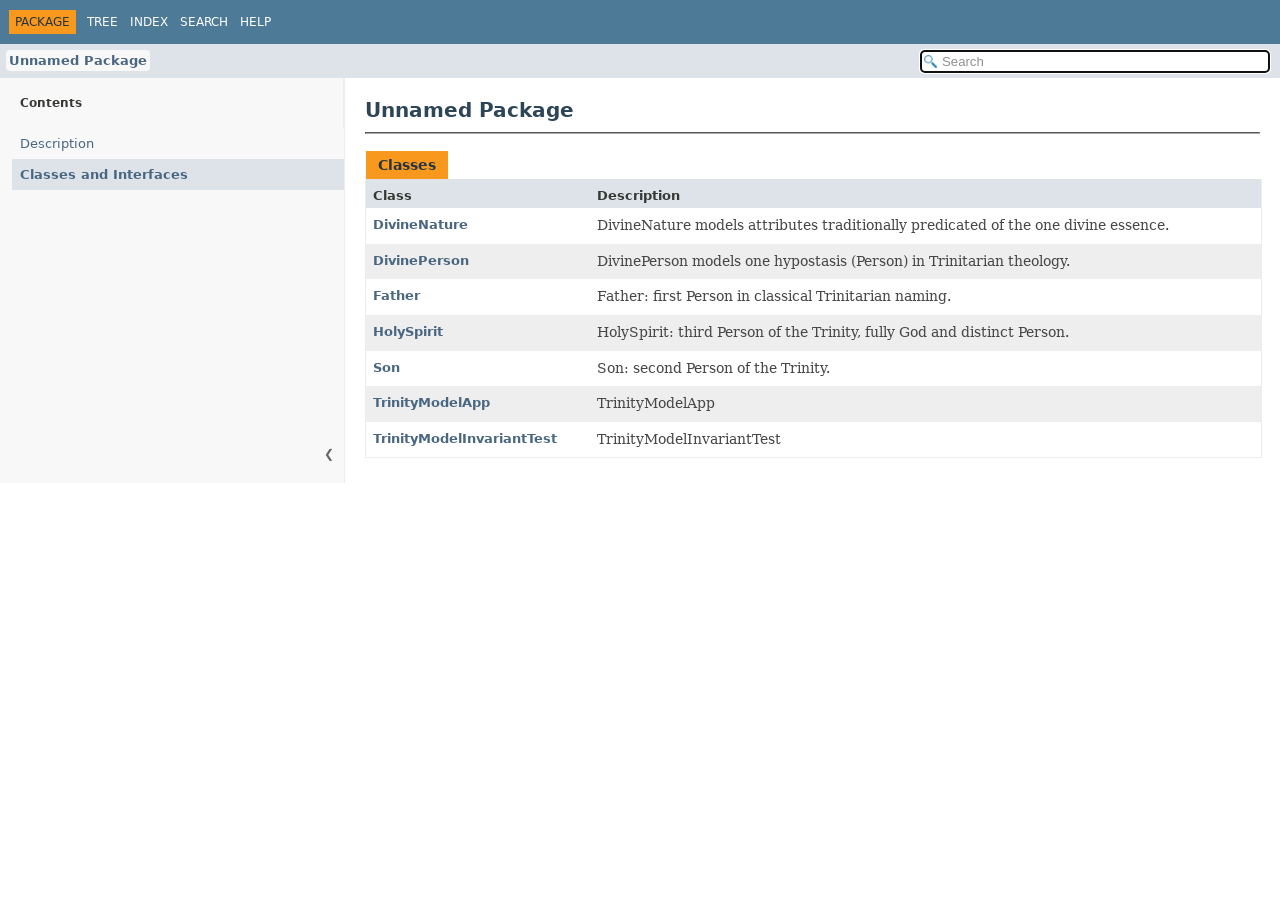
<file: TrinityModel/javadocs/index.html>
<!DOCTYPE HTML>
<html lang="en">
<head>
<!-- Generated by javadoc (23) on Mon Jun 01 12:42:38 CDT 2026 -->
<title>Generated Documentation (Untitled)</title>
<meta name="viewport" content="width=device-width, initial-scale=1">
<meta http-equiv="Content-Type" content="text/html; charset=utf-8">
<meta name="dc.created" content="2026-06-01">
<meta name="description" content="index redirect">
<meta name="generator" content="javadoc/IndexRedirectWriter">
<link rel="canonical" href="package-summary.html">
<link rel="stylesheet" type="text/css" href="resource-files/stylesheet.css" title="Style">
<script type="text/javascript">window.location.replace('package-summary.html')</script>
<noscript>
<meta http-equiv="Refresh" content="0;package-summary.html">
</noscript>
</head>
<body class="index-redirect-page">
<main role="main">
<noscript>
<p>JavaScript is disabled on your browser.</p>
</noscript>
<p><a href="package-summary.html">package-summary.html</a></p>
</main>
</body>
</html>
</file>
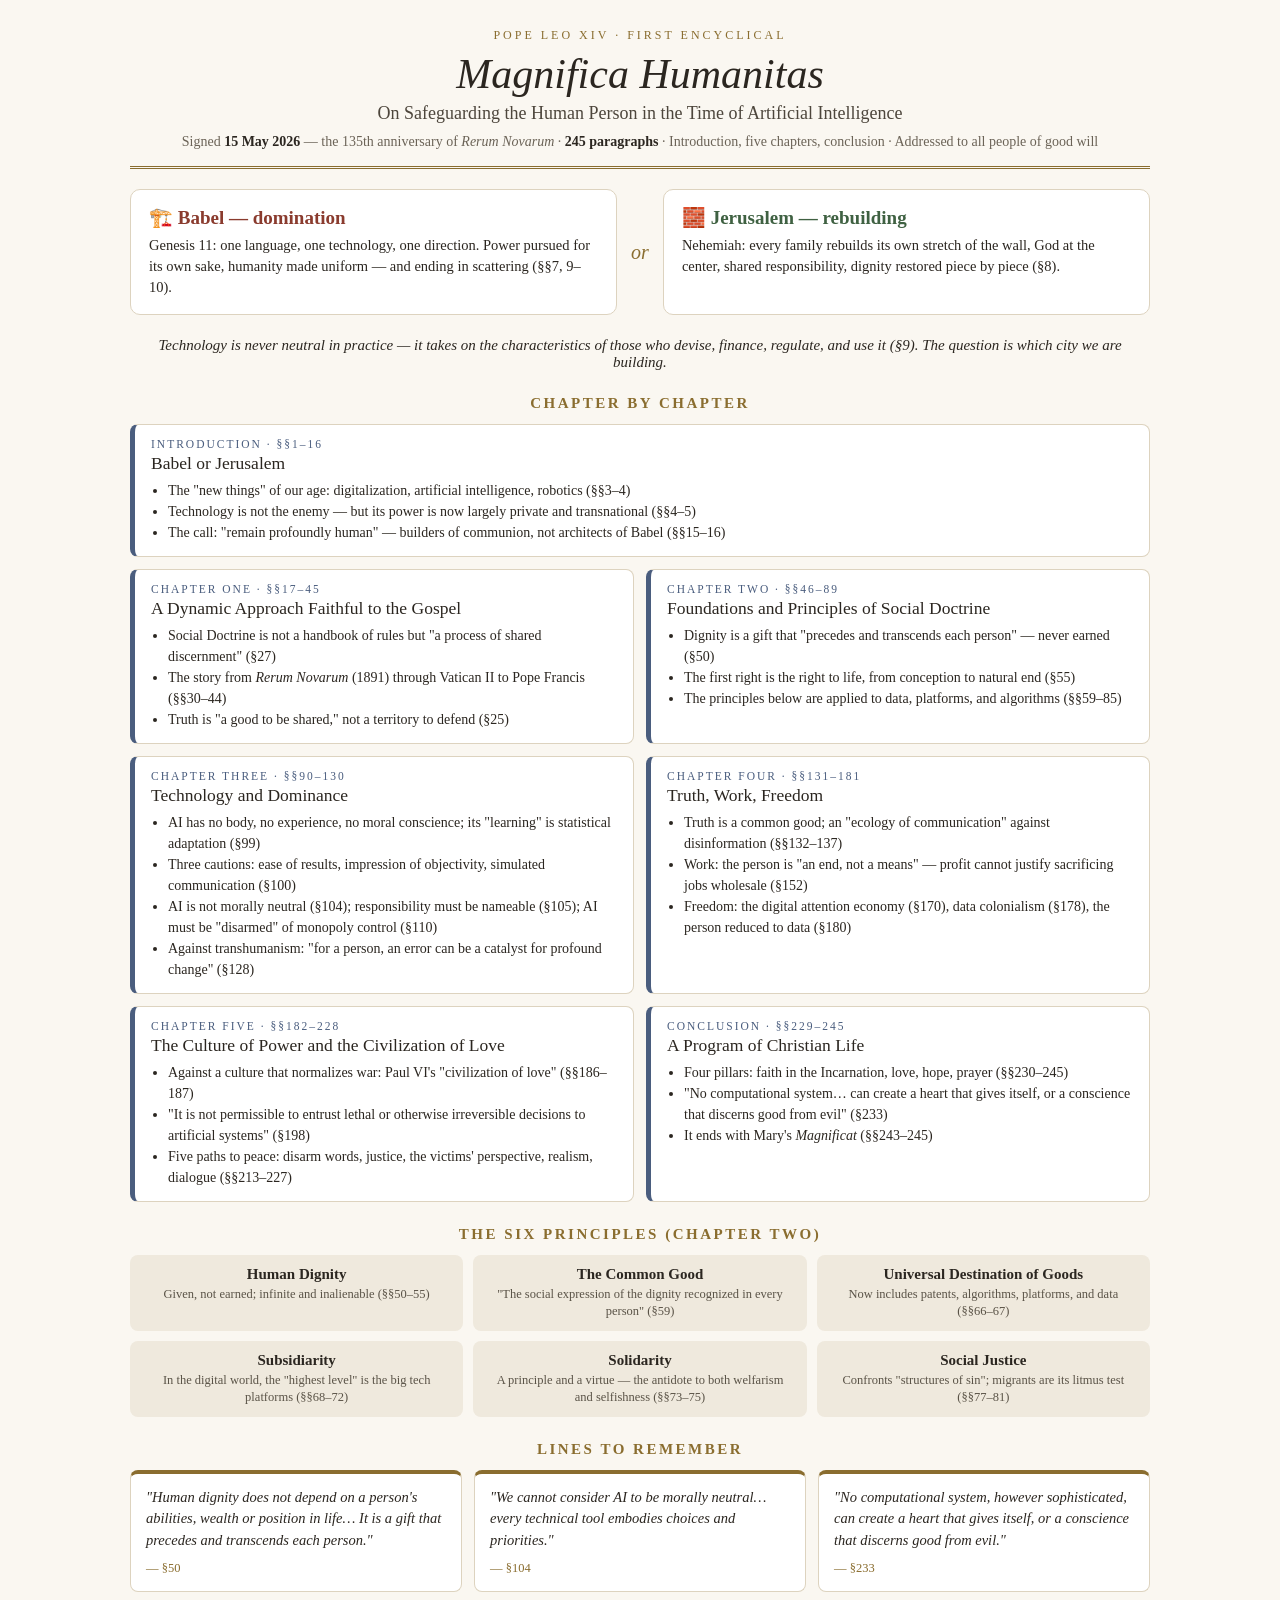
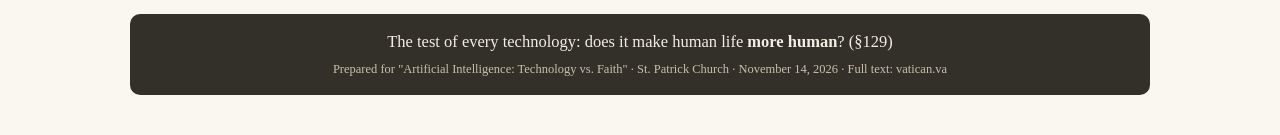
<file: magnifica/infographic.html>
<!DOCTYPE html>
<html lang="en">
<head>
<meta charset="utf-8">
<meta name="viewport" content="width=device-width, initial-scale=1">
<title>Magnifica Humanitas — At a Glance</title>
<style>
  :root{
    --ink:#2b2620; --paper:#faf7f1; --card:#ffffff; --accent:#8a6d2f; --accent2:#4a5d7e;
    --soft:#efe9dd; --line:#ddd3bf;
  }
  *{box-sizing:border-box; margin:0; padding:0;}
  body{font-family:Georgia,'Times New Roman',serif; background:var(--paper); color:var(--ink); padding:28px 18px 40px;}
  .page{max-width:1020px; margin:0 auto;}
  header{text-align:center; border-bottom:3px double var(--accent); padding-bottom:16px; margin-bottom:20px;}
  header .kicker{font-size:12px; letter-spacing:3px; text-transform:uppercase; color:var(--accent); margin-bottom:8px;}
  header h1{font-size:42px; font-weight:normal; font-style:italic; line-height:1.1;}
  header .sub{font-size:18px; margin-top:6px; color:#4d463c;}
  header .meta{margin-top:10px; font-size:14px; color:#6b6357;}
  header .meta b{color:var(--ink);}
  .choice{display:grid; grid-template-columns:1fr auto 1fr; gap:14px; align-items:stretch; margin-bottom:22px;}
  .city{background:var(--card); border:1px solid var(--line); border-radius:10px; padding:16px 18px;}
  .city h3{font-size:19px; margin-bottom:6px;}
  .city.babel h3{color:#8a3b2e;}
  .city.jerusalem h3{color:#3f6142;}
  .city p{font-size:14.5px; line-height:1.45;}
  .vs{display:flex; align-items:center; justify-content:center; font-style:italic; font-size:20px; color:var(--accent);}
  h2.section{font-size:15px; letter-spacing:2.5px; text-transform:uppercase; color:var(--accent); text-align:center; margin:24px 0 12px;}
  .chapters{display:grid; grid-template-columns:1fr 1fr; gap:12px;}
  .ch{background:var(--card); border:1px solid var(--line); border-left:5px solid var(--accent2); border-radius:8px; padding:13px 16px;}
  .ch.wide{grid-column:1 / -1;}
  .ch .num{font-size:11.5px; letter-spacing:2px; text-transform:uppercase; color:var(--accent2);}
  .ch h3{font-size:17.5px; margin:3px 0 6px; font-weight:normal;}
  .ch ul{margin-left:17px; font-size:14px; line-height:1.5;}
  .principles{display:grid; grid-template-columns:repeat(3,1fr); gap:10px;}
  .pr{background:var(--soft); border-radius:8px; padding:11px 13px; text-align:center;}
  .pr b{display:block; font-size:15px; margin-bottom:3px;}
  .pr span{font-size:12.5px; color:#5a5347; line-height:1.35; display:block;}
  .quotes{display:grid; grid-template-columns:1fr 1fr 1fr; gap:12px;}
  blockquote{background:var(--card); border:1px solid var(--line); border-top:4px solid var(--accent); border-radius:8px; padding:13px 15px; font-size:14.5px; line-height:1.5; font-style:italic;}
  blockquote footer{font-style:normal; font-size:12.5px; color:var(--accent); margin-top:7px;}
  .bottomline{background:#33302a; color:#f3eee3; border-radius:10px; padding:16px 20px; text-align:center; margin-top:22px;}
  .bottomline p{font-size:16.5px; line-height:1.5;}
  .bottomline .small{font-size:12.5px; color:#c9c0ab; margin-top:6px;}
  @media (max-width:760px){
    .chapters,.quotes,.principles{grid-template-columns:1fr;}
    .choice{grid-template-columns:1fr;}
    .vs{padding:2px 0;}
    header h1{font-size:32px;}
  }
  @media print{
    body{background:#fff; padding:0;}
    .page{max-width:none;}
  }
</style>
</head>
<body>
<div class="page">

<header>
  <div class="kicker">Pope Leo XIV · First Encyclical</div>
  <h1>Magnifica Humanitas</h1>
  <div class="sub">On Safeguarding the Human Person in the Time of Artificial Intelligence</div>
  <div class="meta">Signed <b>15 May 2026</b> — the 135th anniversary of <i>Rerum Novarum</i> · <b>245 paragraphs</b> · Introduction, five chapters, conclusion · Addressed to all people of good will</div>
</header>

<div class="choice">
  <div class="city babel">
    <h3>🏗️ Babel — domination</h3>
    <p>Genesis 11: one language, one technology, one direction. Power pursued for its own sake, humanity made uniform — and ending in scattering (§§7, 9–10).</p>
  </div>
  <div class="vs">or</div>
  <div class="city jerusalem">
    <h3>🧱 Jerusalem — rebuilding</h3>
    <p>Nehemiah: every family rebuilds its own stretch of the wall, God at the center, shared responsibility, dignity restored piece by piece (§8).</p>
  </div>
</div>

<p style="text-align:center; font-size:15px; font-style:italic; margin-bottom:4px;">Technology is never neutral in practice — it takes on the characteristics of those who devise, finance, regulate, and use it (§9). The question is which city we are building.</p>

<h2 class="section">Chapter by Chapter</h2>
<div class="chapters">
  <div class="ch wide">
    <div class="num">Introduction · §§1–16</div>
    <h3>Babel or Jerusalem</h3>
    <ul>
      <li>The "new things" of our age: digitalization, artificial intelligence, robotics (§§3–4)</li>
      <li>Technology is not the enemy — but its power is now largely private and transnational (§§4–5)</li>
      <li>The call: "remain profoundly human" — builders of communion, not architects of Babel (§§15–16)</li>
    </ul>
  </div>
  <div class="ch">
    <div class="num">Chapter One · §§17–45</div>
    <h3>A Dynamic Approach Faithful to the Gospel</h3>
    <ul>
      <li>Social Doctrine is not a handbook of rules but "a process of shared discernment" (§27)</li>
      <li>The story from <i>Rerum Novarum</i> (1891) through Vatican II to Pope Francis (§§30–44)</li>
      <li>Truth is "a good to be shared," not a territory to defend (§25)</li>
    </ul>
  </div>
  <div class="ch">
    <div class="num">Chapter Two · §§46–89</div>
    <h3>Foundations and Principles of Social Doctrine</h3>
    <ul>
      <li>Dignity is a gift that "precedes and transcends each person" — never earned (§50)</li>
      <li>The first right is the right to life, from conception to natural end (§55)</li>
      <li>The principles below are applied to data, platforms, and algorithms (§§59–85)</li>
    </ul>
  </div>
  <div class="ch">
    <div class="num">Chapter Three · §§90–130</div>
    <h3>Technology and Dominance</h3>
    <ul>
      <li>AI has no body, no experience, no moral conscience; its "learning" is statistical adaptation (§99)</li>
      <li>Three cautions: ease of results, impression of objectivity, simulated communication (§100)</li>
      <li>AI is not morally neutral (§104); responsibility must be nameable (§105); AI must be "disarmed" of monopoly control (§110)</li>
      <li>Against transhumanism: "for a person, an error can be a catalyst for profound change" (§128)</li>
    </ul>
  </div>
  <div class="ch">
    <div class="num">Chapter Four · §§131–181</div>
    <h3>Truth, Work, Freedom</h3>
    <ul>
      <li>Truth is a common good; an "ecology of communication" against disinformation (§§132–137)</li>
      <li>Work: the person is "an end, not a means" — profit cannot justify sacrificing jobs wholesale (§152)</li>
      <li>Freedom: the digital attention economy (§170), data colonialism (§178), the person reduced to data (§180)</li>
    </ul>
  </div>
  <div class="ch">
    <div class="num">Chapter Five · §§182–228</div>
    <h3>The Culture of Power and the Civilization of Love</h3>
    <ul>
      <li>Against a culture that normalizes war: Paul VI's "civilization of love" (§§186–187)</li>
      <li>"It is not permissible to entrust lethal or otherwise irreversible decisions to artificial systems" (§198)</li>
      <li>Five paths to peace: disarm words, justice, the victims' perspective, realism, dialogue (§§213–227)</li>
    </ul>
  </div>
  <div class="ch">
    <div class="num">Conclusion · §§229–245</div>
    <h3>A Program of Christian Life</h3>
    <ul>
      <li>Four pillars: faith in the Incarnation, love, hope, prayer (§§230–245)</li>
      <li>"No computational system… can create a heart that gives itself, or a conscience that discerns good from evil" (§233)</li>
      <li>It ends with Mary's <i>Magnificat</i> (§§243–245)</li>
    </ul>
  </div>
</div>

<h2 class="section">The Six Principles (Chapter Two)</h2>
<div class="principles">
  <div class="pr"><b>Human Dignity</b><span>Given, not earned; infinite and inalienable (§§50–55)</span></div>
  <div class="pr"><b>The Common Good</b><span>"The social expression of the dignity recognized in every person" (§59)</span></div>
  <div class="pr"><b>Universal Destination of Goods</b><span>Now includes patents, algorithms, platforms, and data (§§66–67)</span></div>
  <div class="pr"><b>Subsidiarity</b><span>In the digital world, the "highest level" is the big tech platforms (§§68–72)</span></div>
  <div class="pr"><b>Solidarity</b><span>A principle and a virtue — the antidote to both welfarism and selfishness (§§73–75)</span></div>
  <div class="pr"><b>Social Justice</b><span>Confronts "structures of sin"; migrants are its litmus test (§§77–81)</span></div>
</div>

<h2 class="section">Lines to Remember</h2>
<div class="quotes">
  <blockquote>"Human dignity does not depend on a person's abilities, wealth or position in life… It is a gift that precedes and transcends each person."<footer>— §50</footer></blockquote>
  <blockquote>"We cannot consider AI to be morally neutral… every technical tool embodies choices and priorities."<footer>— §104</footer></blockquote>
  <blockquote>"No computational system, however sophisticated, can create a heart that gives itself, or a conscience that discerns good from evil."<footer>— §233</footer></blockquote>
</div>

<div class="bottomline">
  <p>The test of every technology: does it make human life <b>more human</b>? (§129)</p>
  <p class="small">Prepared for "Artificial Intelligence: Technology vs. Faith" · St. Patrick Church · November 14, 2026 · Full text: vatican.va</p>
</div>

</div>
</body>
</html>
</file>
<file: TheWayPoint/assets/css/style.css>
/* Reset */
* {
    margin: 0;
    padding: 0;
    box-sizing: border-box;
}

/* Body Styling */
body {
    font-family: Georgia, "Times New Roman", serif;
    background-color: #f4efe5;
    color: #2a211a;
    line-height: 1.6;
    margin: 0;
    padding: 0;
}

/* Header and Banner Styling */
.banner {
    background-image: linear-gradient(to bottom, rgba(0, 0, 0, 0) 80%, #f4efe5), url('../images/banner.png');
    background-size: cover;
    background-position: center;
    height: 70vh;
    display: flex;
    align-items: center;
    justify-content: center;
    color: #2a211a;
    text-align: center;
}

.banner-text h1 {
    font-size: 3.5rem;
    color: #e6b955;
    text-shadow: 5px 5px 8px rgba(0, 0, 0, 0.6); /* Add shadow for readability */

    margin-bottom: 0.5rem;
}

.banner-text p {
    font-size: 1.3rem;
    color: #f0c96d;
    text-shadow: 10px 10px 10px rgba(0, 0, 0, 10); /* Add shadow for readability */
}

/* Navigation Styling */
nav {
    background-color: #0b1723;
    padding: 1rem 2rem;
}

nav ul {
    display: flex;
    flex-wrap: wrap;
    justify-content: center;
    row-gap: 0.5rem;
    list-style: none;
}

nav ul li {
    margin-left: 1.5rem;
}

nav ul li a {
    color: #f4ead7;
    text-decoration: none;
    font-weight: bold;
}

nav ul li a:hover {
    color: #ad7d2c;
}

/* Section Styling */
.section {
    max-width: 800px;
    margin: 2rem auto;
    padding: 2rem;
    background-color: #fffaf0;
    border-radius: 8px;
    box-shadow: 0 4px 8px rgba(0, 0, 0, 0.3);
}

.section h2 {
    color: #ad7d2c;
    font-size: 2rem;
    margin-bottom: 1rem;
}

.section h3 {
    color: #2a211a;
    font-size: 1.5rem;
    margin-top: 1.5rem;
    margin-bottom: 1rem;
}

.section p, .section ul {
    margin: 1rem 0;
}

.section ul {
    list-style-type: disc;
    padding-left: 1.5rem;
}

/* Blockquote Styling */
blockquote {
    font-style: italic;
    color: #ad7d2c;
    margin: 1.5rem 0;
    padding-left: 1.5rem;
    border-left: 3px solid #ad7d2c;
}

/* Slideshow Container */
.slideshow-container {
    position: relative;
    max-width: 800px;
    margin: auto;
    overflow: hidden;
    border-radius: 8px;
    box-shadow: 0 4px 8px rgba(0, 0, 0, 0.3);
    background-color: #fffaf0;
}

/* Slide Styling */
.slide {
    display: none;
    text-align: center;
    padding: 1.5rem;
}

.slide img {
    width: 150px;
    height: 150px;
    object-fit: cover; /* Ensures the image maintains aspect ratio within its frame */
    border-radius: 50%; /* Circular frame */
    margin-bottom: 1rem;
}

.slide h3 {
    font-size: 1.5rem;
    color: #ad7d2c;
}

.slide p {
    font-size: 1rem;
    color: #2a211a;
    margin: 0.5rem 0;
}

/* Navigation Buttons for Slideshow */
.prev, .next {
    cursor: pointer;
    position: absolute;
    top: 50%;
    width: auto;
    padding: 16px;
    color: #2a211a;
    font-weight: bold;
    font-size: 18px;
    transition: 0.3s;
    border-radius: 0 3px 3px 0;
    user-select: none;
}

.next {
    right: 0;
    border-radius: 3px 0 0 3px;
}

.prev:hover, .next:hover {
    background-color: rgba(0, 0, 0, 0.8);
}

/* Footer Styling */
footer {
    background-color: #0b1723;
    padding: 1rem;
    text-align: center;
    color: #f4ead7;
}

/* Contact Form Styling */
.contact-form form {
    display: flex;
    flex-direction: column;
    gap: 1rem;
    max-width: 600px;
    margin: 0 auto;
    padding: 1.5rem;
    background-color: #fffaf0;
    border-radius: 8px;
    box-shadow: 0 4px 8px rgba(0, 0, 0, 0.3);
}

.contact-form label {
    font-size: 1.1rem;
    color: #ad7d2c;
}

.contact-form input[type="text"],
.contact-form input[type="email"],
.contact-form textarea {
    padding: 0.75rem;
    border: 1px solid #eee4d2;
    border-radius: 4px;
    background-color: #f4efe5;
    color: #2a211a;
}

.contact-form button {
    padding: 0.75rem 1.5rem;
    border: none;
    background-color: #ad7d2c;
    color: #f4efe5;
    font-size: 1.1rem;
    font-weight: bold;
    border-radius: 4px;
    cursor: pointer;
    transition: background-color 0.3s ease;
}

.contact-form button:hover {
    background-color: #ad7d2c;
}

/* Rosary Guide */
.rosary-guide .section {
    max-width: 920px;
}

.rosary-intro p,
.rosary-order p {
    font-size: 1.05rem;
}

.rosary-steps {
    padding-left: 1.5rem;
}

.rosary-steps li {
    margin: 0.65rem 0;
}

.rosary-counts {
    border-top: 1px solid #eee4d2;
    color: #75685d;
    margin-top: 1.25rem;
    padding-top: 1rem;
}

.prayer-list {
    display: grid;
    gap: 0.75rem;
}

.prayer-list details,
.mystery-set details {
    border: 1px solid #eee4d2;
    border-radius: 8px;
    background-color: #fffaf0;
    overflow: hidden;
}

.prayer-list summary,
.mystery-set summary {
    cursor: pointer;
    color: #ad7d2c;
    font-weight: bold;
    padding: 1rem;
}

.prayer-list details p {
    padding: 0 1rem 1rem;
}

.mystery-set summary {
    display: flex;
    justify-content: space-between;
    gap: 1rem;
    align-items: center;
    font-size: 1.2rem;
}

.mystery-set summary span {
    color: #d7c5a6;
    font-size: 0.9rem;
    font-weight: normal;
    text-align: right;
}

.mode-selector {
    display: grid;
    grid-template-columns: repeat(4, minmax(0, 1fr));
    gap: 0.5rem;
    margin-top: 1.25rem;
}

.mode-button {
    min-height: 44px;
    border: 1px solid #d7c5a6;
    border-radius: 6px;
    background-color: #fffaf0;
    color: #2a211a;
    font-weight: bold;
    cursor: pointer;
}

.mode-button:hover,
.mode-button.active {
    background-color: #ad7d2c;
    border-color: #ad7d2c;
    color: #f4efe5;
}

.mystery-card {
    border-top: 1px solid #eee4d2;
    padding: 1.25rem;
}

.mystery-card h3 {
    color: #2a211a;
    font-size: 1.25rem;
    margin: 0 0 0.75rem;
}

.mystery-fruit {
    border-left: 3px solid #ad7d2c;
    color: #75685d;
    margin: 0 0 0.9rem;
    padding-left: 0.75rem;
}

.mode-content {
    display: none;
    margin: 0;
}

.rosary-guide[data-mode="meditative"] .mode-meditative,
.rosary-guide[data-mode="scriptural"] .mode-scriptural,
.rosary-guide[data-mode="reflection"] .mode-reflection,
.rosary-guide[data-mode="visualization"] .mode-visualization {
    display: block;
}

a.resource-link {
    color: #f4efe5;
    background-color: #ad7d2c;
    border-radius: 4px;
    display: inline-block;
    font-weight: bold;
    margin-top: 0.5rem;
    padding: 0.7rem 1rem;
    text-decoration: none;
}

a.resource-link:hover {
    background-color: #ad7d2c;
}

a.resource-link-secondary {
    border: 1px solid #ad7d2c;
    color: #ad7d2c;
    background-color: transparent;
    margin-left: 0.5rem;
}

a.resource-link-secondary:hover {
    color: #f4efe5;
    background-color: #ad7d2c;
}

.simulator-callout {
    display: flex;
    align-items: center;
    justify-content: space-between;
    gap: 1.5rem;
    margin-top: 1.5rem;
    padding: 1.25rem;
    border: 1px solid #d7c5a6;
    border-left: 4px solid #ad7d2c;
    border-radius: 8px;
    background: linear-gradient(135deg, #fffaf0, #fffaf0);
}

.simulator-callout h3,
.simulator-callout p {
    margin: 0;
}

.simulator-callout h3 {
    color: #ad7d2c;
    font-size: 1.25rem;
}

.simulator-callout .resource-link {
    flex: 0 0 auto;
    margin-top: 0;
}
/* Responsive styles for mobile */
@media (max-width: 900px) {
    .banner {
        height: 30vh;
        padding: 1rem 0;
    }
    .banner-text h1 {
        font-size: 2rem;
    }
    .banner-text p {
        font-size: 1rem;
    }
    nav ul {
        flex-direction: column;
        align-items: center;
        gap: 0.5rem;
    }
    nav ul li {
        margin-left: 0;
        margin-bottom: 0.5rem;
    }
    .section {
        padding: 1rem;
        margin: 1rem 0.5rem;
    }
    .slideshow-container {
        max-width: 100%;
    }
    .slide img {
        width: 90px;
        height: 90px;
    }
    .contact-form form {
        padding: 0.5rem;
        max-width: 98vw;
    }
    .mode-selector {
        grid-template-columns: repeat(2, minmax(0, 1fr));
    }
    .mystery-set summary {
        align-items: flex-start;
        flex-direction: column;
    }
    .mystery-set summary span {
        text-align: left;
    }
    .simulator-callout {
        align-items: flex-start;
        flex-direction: column;
    }
    .simulator-callout .resource-link {
        width: 100%;
        text-align: center;
    }
    a.resource-link-secondary {
        margin-left: 0;
    }
}
@media (max-width: 600px) {
    .banner {
        height: 18vh;
        padding: 0.5rem 0;
    }
    .banner-text h1 {
        font-size: 1.2rem;
    }
    .section {
        padding: 0.5rem;
        margin: 0.5rem 0.2rem;
    }
    .contact-form form {
        padding: 0.2rem;
        max-width: 99vw;
    }
}
</file>
<file: TrinityModel/javadocs/resource-files/stylesheet.css>
/*
 * Copyright (c) 2010, 2024, Oracle and/or its affiliates. All rights reserved.
 * DO NOT ALTER OR REMOVE COPYRIGHT NOTICES OR THIS FILE HEADER.
 *
 * Licensed under the Universal Permissive License v 1.0 as shown at https://oss.oracle.com/licenses/upl/
 */

/*
 * Javadoc style sheet
 */

@import url('fonts/dejavu.css');

/*
 * These CSS custom properties (variables) define the core color and font
 * properties used in this stylesheet.
 */
:root {
    /* body, block and code fonts */
    --body-font-family: 'DejaVu Sans', Arial, Helvetica, sans-serif;
    --block-font-family: 'DejaVu Serif', Georgia, "Times New Roman", Times, serif;
    --code-font-family: 'DejaVu Sans Mono', monospace;
    /* Base font sizes for body and code elements */
    --body-font-size: 14px;
    --block-font-size: 14px;
    --code-font-size: 14px;
    --nav-font-size: 13.2px;
    /* Line height for continuous text blocks */
    --block-line-height: 1.4em;
    /* Text colors for body and block elements */
    --body-text-color: #353833;
    --block-text-color: #474747;
    /* Background colors for various structural elements */
    --body-background-color: #ffffff;
    --section-background-color: #f8f8f8;
    --detail-background-color: #ffffff;
    /* Colors for navigation bar and table captions */
    --navbar-background-color: #4D7A97;
    --navbar-text-color: #ffffff;
    /* Background color for subnavigation and various headers */
    --subnav-background-color: #dee3e9;
    /* Background and text colors for selected tabs and navigation items */
    --selected-background-color: #f8981d;
    --selected-text-color: #253441;
    --selected-link-color: #1f389c;
    /* Background colors for generated tables */
    --even-row-color: #ffffff;
    --odd-row-color: #eeeeef;
    /* Text color for page title */
    --title-color: #2c4557;
    /* Text colors for links */
    --link-color: #4A6782;
    --link-color-active: #bb7a2a;
    /* Snippet colors */
    --snippet-background-color: #ebecee;
    --snippet-text-color: var(--block-text-color);
    --snippet-highlight-color: #f7c590;
    /* Border colors for structural elements and user defined tables */
    --border-color: #ededed;
    --table-border-color: #000000;
    /* Search input colors */
    --search-input-background-color: #ffffff;
    --search-input-text-color: #000000;
    --search-input-placeholder-color: #909090;
    /* Highlight color for active search tag target */
    --search-tag-highlight-color: #ffff00;
    /* Adjustments for icon and active background colors of copy-to-clipboard buttons */
    --copy-icon-brightness: 100%;
    --copy-button-background-color-active: rgba(168, 168, 176, 0.3);
    /* Colors for invalid tag notifications */
    --invalid-tag-background-color: #ffe6e6;
    --invalid-tag-text-color: #000000;
    /* Navigation bar dimensions */
    --top-nav-height: 44px;
    --sub-nav-height: 34px;
    --nav-height: calc(var(--top-nav-height) + var(--sub-nav-height));
    scroll-behavior: smooth;
}
/*
 * Styles for individual HTML elements.
 *
 * These are styles that are specific to individual HTML elements. Changing them affects the style of a particular
 * HTML element throughout the page.
 */
body {
    background-color:var(--body-background-color);
    color:var(--body-text-color);
    font-family:var(--body-font-family);
    font-size:var(--body-font-size);
    margin:0;
    padding:0;
    height:100%;
    width:100%;
}
main [id] {
    scroll-margin-top: calc(var(--nav-height) + 6px);
}
a:link, a:visited {
    text-decoration:none;
    color:var(--link-color);
}
a[href]:hover, a[href]:active {
    text-decoration:none;
    color:var(--link-color-active);
}
pre {
    font-family:var(--code-font-family);
    font-size:var(--code-font-size);
}
h1 {
    font-size:1.428em;
}
h2 {
    font-size:1.285em;
}
h3 {
    font-size:1.14em;
}
h4 {
    font-size:1.072em;
}
h5 {
    font-size:1.001em;
}
h6 {
    font-size:0.93em;
}
/* Disable font boosting for selected elements */
h1, h2, h3, h4, h5, h6, div.member-signature {
    max-height: 1000em;
}
ul {
    list-style-type:disc;
}
code, tt {
    font-family:var(--code-font-family);
}
:not(h1, h2, h3, h4, h5, h6) > code,
:not(h1, h2, h3, h4, h5, h6) > tt {
    font-size:var(--code-font-size);
    line-height:1.4em;
}
dt code {
    font-family:var(--code-font-family);
    font-size:1em;
    padding-top:4px;
}
.summary-table dt code {
    font-family:var(--code-font-family);
    font-size:1em;
    vertical-align:top;
    padding-top:4px;
}
sup {
    font-size:8px;
}
button {
    font-family: var(--body-font-family);
    font-size: 1em;
}
hr {
    border-color: #aaa;
}
/*
 * Styles for HTML generated by javadoc.
 *
 * These are style classes that are used by the standard doclet to generate HTML documentation.
 */

/*
 * Styles for document title and copyright.
 */
.about-language {
    flex: 0 0 auto;
    padding:0 20px;
    margin:0;
    font-size:0.915em;
    max-width: 50%;
    white-space: nowrap;
}
.legal-copy {
}
/*
 * Styles for navigation bar.
 */
@media screen {
    header {
        position:sticky;
        top:0;
        z-index:2;
        background: var(--body-background-color);
    }
}
.nav-content {
    display:flex;
    flex-direction: row;
    align-items: center;
    width: 100%;
    height: 100%;
}
.top-nav {
    background-color:var(--navbar-background-color);
    color:var(--navbar-text-color);
    width:100%;
    height:var(--top-nav-height);
    overflow:visible;
    font-size:0.857em;
    position:relative;
}
.top-nav nav.toc {
    display: none;
    flex-direction: column;
}
.top-nav nav.toc button.show-sidebar,
.top-nav nav.toc button.hide-sidebar {
    display: none;
}
button#navbar-toggle-button {
    display:none;
}
ul.nav-list {
    display:inline-flex;
    margin:0;
    padding-left:4px;
    flex: 1 1 auto;
    white-space: nowrap;
}
ul.nav-list li {
    list-style:none;
    padding: 5px 6px;
    text-transform:uppercase;
    height: 1.2em;
}
div.sub-nav {
    background-color:var(--subnav-background-color);
    width:100%;
    overflow:hidden;
    font-size:var(--nav-font-size);
    height: var(--sub-nav-height);
}
ol.sub-nav-list {
    flex: 1 1 90%;
    line-height: 1.8em;
    display: inline-flex;
    overflow: auto;
    scroll-snap-type: x mandatory;
    scroll-padding-left: 13px;
    scrollbar-width: none;
    padding-left:6px;
    white-space: nowrap;
    margin:0;
}
ol.sub-nav-list::-webkit-scrollbar {
    display: none;
}
ol.sub-nav-list li {
    list-style:none;
    scroll-snap-align: start;
}
ol.sub-nav-list li:not(:first-child) {
    list-style-type: " > ";
    margin-left: 20px;
}
ol.sub-nav-list a {
    padding: 3px;
}
ol.sub-nav-list a.current-selection {
    background-color: var(--section-background-color);
    border-radius: 4px;
}
.sub-nav .nav-list-search {
    flex: 1 1 10%;
    margin:0;
    padding:6px;
    position:relative;
    white-space: nowrap;
}
.top-nav .nav-list a:link, .top-nav .nav-list a:active, .top-nav .nav-list a:visited {
    color:var(--navbar-text-color);
    text-decoration:none;
    text-transform:uppercase;
}
.top-nav .nav-list a:hover {
    color:var(--link-color-active);
}
.nav-bar-cell1-rev {
    background-color:var(--selected-background-color);
    color:var(--selected-text-color);
    margin: 0 5px;
}
.skip-nav {
    position:absolute;
    top:auto;
    left:-9999px;
    overflow:hidden;
}
/*
 * Hide navigation links and search box in print layout
 */
@media print {
    ul.nav-list, div.sub-nav  {
        display:none;
    }
}
/*
 * Styles for page header.
 */
.title {
    color:var(--title-color);
    margin:10px 0;
}
.sub-title {
    margin:5px 0 0 0;
}
ul.contents-list {
    margin: 0 0 15px 0;
    padding: 0;
    list-style: none;
}
ul.contents-list li {
    font-size:0.93em;
}
/*
 * Styles for headings.
 */
body.class-declaration-page .summary h2,
body.class-declaration-page .details h2,
body.class-use-page h2,
body.module-declaration-page .block-list h2 {
    font-style: italic;
    padding:0;
    margin:15px 0;
    overflow-x:auto;
}
body.class-declaration-page .summary h3,
body.class-declaration-page .details h3 {
    background-color:var(--subnav-background-color);
    border:1px solid var(--border-color);
    margin:0 0 6px -8px;
    padding:7px 5px;
    overflow-x:auto;
}
/*
 * Styles for page layout containers.
 */
.main-grid {
    display: flex;
    flex-direction: row;
}
.main-grid main {
    flex: 2.6 1 0;
    min-width: 240px
}
.main-grid nav.toc {
    flex: 1 1 0;
    min-width: 240px;
}
main {
    clear:both;
    padding:10px 20px;
    position:relative;
}
section[id$=-description] :is(dl, ol, ul, p, div, blockquote, pre):last-child,
section[id$=-description] :is(dl, ol, ul):last-child > :is(li, dd):last-child {
    margin-bottom:4px;
}
dl.notes > dt {
    font-family: var(--body-font-family);
    font-size:0.856em;
    font-weight:bold;
    margin:10px 0 0 0;
    color:var(--body-text-color);
}
dl.notes > dd {
    margin:5px 10px 10px 15px;
    font-size:var(--block-font-size);
    font-family:var(--block-font-family);
}
dl.notes > dd > ul, dl.notes > dd > ol {
    margin-bottom: 1em;
    margin-top: 1em;
}
dl.name-value > dt {
    margin-left:1px;
    font-size:1.1em;
    display:inline;
    font-weight:bold;
}
dl.name-value > dd {
    margin:0 0 0 1px;
    font-size:1.1em;
    display:inline;
}
/*
 * Styles for table of contents.
 */
.main-grid nav.toc {
    background-color: var(--section-background-color);
    border-right: 1px solid var(--border-color);
    position: sticky;
    top: calc(var(--nav-height));
    max-height: calc(100vh - var(--nav-height));
    display: flex;
    flex-direction: column;
    font-family: var(--body-font-family);
    z-index: 1;
}
.main-grid nav.toc div.toc-header {
    background-color: var(--section-background-color);
    border-right: 1px solid var(--border-color);
    top: var(--nav-height);
    z-index: 1;
    padding: 15px 20px;
}
.main-grid nav.toc > ol.toc-list {
    max-height: calc(100vh - var(--nav-height) - 100px);
    padding-left: 12px;
}
.main-grid nav.toc button {
    position: absolute;
    bottom: 16px;
    z-index: 3;
    background-color: var(--section-background-color);
    color: #666666;
    font-size: 0.76rem;
    border: none;
    cursor: pointer;
    padding: 6px 10px;
    white-space: nowrap;
}
.main-grid nav.toc button.hide-sidebar {
    right: 0;
}
.main-grid nav.toc button.show-sidebar {
    left: 0;
    display: none;
}
.main-grid nav.toc button span {
    display: none;
}
.main-grid nav.toc button:hover {
    color: var(--body-text-color);
    border: 1px solid var(--subnav-background-color);
}
.main-grid nav.toc button:active {
    background-color: var(--subnav-background-color);
    color: var(--link-color-active);
}
.main-grid nav.toc button:hover span,
.main-grid nav.toc button:active span  {
    display: inline;
}
.main-grid nav.toc button:hover {
    box-shadow: 1px 1px 5px rgba(0,0,0,0.2);
}
.main-grid nav.toc.hide-sidebar {
    min-width: revert;
    max-width: 28px;
}
.main-grid nav.toc.hide-sidebar div.toc-header,
.main-grid nav.toc.hide-sidebar ol.toc-list,
.main-grid nav.toc.hide-sidebar button.hide-sidebar {
    display: none;
}
.main-grid nav.toc.hide-sidebar button.show-sidebar {
    display: inline;
}
nav.toc div.toc-header {
    padding: 15px;
    display: inline-flex;
    align-items: center;
    color: var(--body-text-color);
    background-color: var(--body-background-color);
    font-size: 0.856em;
    font-weight: bold;
    white-space: nowrap;
    overflow-x: hidden;
    position: sticky;
    min-height: 20px;
}
nav.toc > ol.toc-list {
    overflow: hidden auto;
    overscroll-behavior: contain;
}
nav.toc ol.toc-list {
    list-style: none;
    padding-left: 8px;
    margin: 0;
}
nav.toc ol.toc-list ol.toc-list {
    margin-left: 8px;
}
nav.toc ol.toc-list li {
    margin: 0;
    font-size: var(--nav-font-size);
    overflow-x: hidden;
}
a.current-selection {
    font-weight: bold;
}
nav.toc a {
    display: block;
    padding: 8px;
}
nav.toc a.current-selection {
    background-color: var(--subnav-background-color);
}
/*
 * Styles for lists.
 */
li.circle {
    list-style:circle;
}
ul.horizontal li {
    display:inline;
    font-size:0.9em;
}
div.inheritance {
    margin:0;
    padding:0;
}
div.inheritance div.inheritance {
    margin-left:2em;
}
main > div.inheritance {
    overflow-x:auto;
}
ul.block-list,
ul.details-list,
ul.member-list,
ul.summary-list {
    margin:4px 0 10px 0;
    padding:0;
}
ul.block-list > li,
ul.details-list > li,
ul.member-list > li,
ul.summary-list > li {
    list-style:none;
    margin-bottom:15px;
    line-height:1.4;
}
ul.ref-list {
  padding:0;
  margin:0;
}
ul.ref-list > li {
    list-style:none;
}
.summary-table dl, .summary-table dl dt, .summary-table dl dd {
    margin-top:0;
    margin-bottom:1px;
}
dl.notes > dd > ul.tag-list, dl.notes > dd > ul.tag-list-long {
    padding-left: 0;
    margin: 0;
    list-style: none;
}
ul.tag-list li {
    display: inline;
}
ul.tag-list li:not(:last-child):after,
ul.tag-list-long li:not(:last-child):after
{
    content: ", ";
    white-space: pre-wrap;
}
ul.preview-feature-list {
    list-style: none;
    margin:0;
    padding:0.1em;
    line-height: 1.6em;
}
/*
 * Styles for tables.
 */
.summary-table, .details-table {
    width:100%;
    border-spacing:0;
    border:1px solid var(--border-color);
    border-top:0;
    padding:0;
}
.caption {
    position:relative;
    text-align:left;
    background-repeat:no-repeat;
    color:var(--selected-text-color);
    clear:none;
    overflow:hidden;
    padding: 10px 0 0 1px;
    margin:0;
}
.caption a:link, .caption a:visited {
    color:var(--selected-link-color);
}
.caption a:hover,
.caption a:active {
    color:var(--navbar-text-color);
}
.caption span {
    font-weight:bold;
    white-space:nowrap;
    padding:5px 12px 7px 12px;
    display:inline-block;
    float:left;
    background-color:var(--selected-background-color);
    border: none;
    height:16px;
}
div.table-tabs {
    padding: 10px 0 0 1px;
    margin: 0;
}
div.table-tabs > button {
    border: none;
    cursor: pointer;
    padding: 5px 12px 7px 12px;
    font-weight: bold;
    margin-right: 8px;
}
div.table-tabs > .active-table-tab {
    background: var(--selected-background-color);
    color: var(--selected-text-color);
}
div.table-tabs > button.table-tab {
    background: var(--navbar-background-color);
    color: var(--navbar-text-color);
}
.two-column-search-results {
    display: grid;
    grid-template-columns: minmax(400px, max-content) minmax(400px, auto);
}
div.checkboxes {
    line-height: 2em;
}
div.checkboxes > span {
    margin-left: 10px;
}
div.checkboxes > label {
    margin-left: 8px;
    white-space: nowrap;
}
div.checkboxes > label > input {
    margin: 0 2px;
}
.two-column-summary {
    display: grid;
    grid-template-columns: minmax(25%, max-content) minmax(25%, auto);
}
.three-column-summary {
    display: grid;
    grid-template-columns: minmax(15%, max-content) minmax(20%, max-content) minmax(20%, auto);
}
.three-column-release-summary {
    display: grid;
    grid-template-columns: minmax(40%, max-content) minmax(10%, max-content) minmax(40%, auto);
}
.four-column-summary {
    display: grid;
    grid-template-columns: minmax(10%, max-content) minmax(15%, max-content) minmax(15%, max-content) minmax(15%, auto);
}
@media screen and (max-width: 1000px) {
    .four-column-summary {
        display: grid;
        grid-template-columns: minmax(15%, max-content) minmax(15%, auto);
    }
}
@media screen and (max-width: 800px) {
    .two-column-search-results {
        display: grid;
        grid-template-columns: minmax(40%, max-content) minmax(40%, auto);
    }
    .three-column-summary {
        display: grid;
        grid-template-columns: minmax(10%, max-content) minmax(25%, auto);
    }
    .three-column-release-summary {
        display: grid;
        grid-template-columns: minmax(70%, max-content) minmax(30%, max-content)
    }
    .three-column-summary .col-last,
    .three-column-release-summary .col-last{
        grid-column-end: span 2;
    }
}
@media screen and (max-width: 600px) {
    .two-column-summary {
        display: grid;
        grid-template-columns: 1fr;
    }
}
.summary-table > div, .details-table > div {
    text-align:left;
    padding: 8px 3px 3px 7px;
    overflow: auto hidden;
    scrollbar-width: thin;
}
.col-first, .col-second, .col-last, .col-constructor-name, .col-summary-item-name {
    vertical-align:top;
    padding-right:0;
    padding-top:8px;
    padding-bottom:3px;
}
.table-header {
    background:var(--subnav-background-color);
    font-weight: bold;
}
/* Sortable table columns */
.table-header[onclick] {
    cursor: pointer;
}
.table-header[onclick]::after {
    content:"";
    display:inline-block;
    background-image:url('data:image/svg+xml; utf8, \
    <svg xmlns="http://www.w3.org/2000/svg" width="125" height="170"> \
    <path d="M10.101 57.059L63.019 4.142l52.917 52.917M10.101 86.392l52.917 52.917 52.917-52.917" style="opacity:.35;"/></svg>');
    background-size:100% 100%;
    width:9px;
    height:14px;
    margin-left:4px;
    margin-bottom:-3px;
}
.table-header[onclick].sort-asc::after {
    background-image:url('data:image/svg+xml; utf8, \
    <svg xmlns="http://www.w3.org/2000/svg" width="125" height="170"> \
    <path d="M10.101 57.059L63.019 4.142l52.917 52.917" style="opacity:.75;"/> \
    <path d="M10.101 86.392l52.917 52.917 52.917-52.917" style="opacity:.35;"/></svg>');

}
.table-header[onclick].sort-desc::after {
    background-image:url('data:image/svg+xml; utf8, \
    <svg xmlns="http://www.w3.org/2000/svg" width="125" height="170"> \
    <path d="M10.101 57.059L63.019 4.142l52.917 52.917" style="opacity:.35;"/> \
    <path d="M10.101 86.392l52.917 52.917 52.917-52.917" style="opacity:.75;"/></svg>');
}
.col-first, .col-first {
    font-size:0.93em;
}
.col-second, .col-second, .col-last, .col-constructor-name, .col-summary-item-name, .col-last {
    font-size:0.93em;
}
.col-first, .col-second, .col-constructor-name {
    vertical-align:top;
    overflow: auto;
}
.col-last {
    white-space:normal;
}
.col-first a:link, .col-first a:visited,
.col-second a:link, .col-second a:visited,
.col-first a:link, .col-first a:visited,
.col-second a:link, .col-second a:visited,
.col-constructor-name a:link, .col-constructor-name a:visited,
.col-summary-item-name a:link, .col-summary-item-name a:visited {
    font-weight:bold;
}
.even-row-color, .even-row-color .table-header {
    background-color:var(--even-row-color);
}
.odd-row-color, .odd-row-color .table-header {
    background-color:var(--odd-row-color);
}
/*
 * Styles for contents.
 */
div.block {
    font-size:var(--block-font-size);
    font-family:var(--block-font-family);
    line-height:var(--block-line-height);
}
.col-last div {
    padding-top:0;
}
.col-last a {
    padding-bottom:3px;
}
.module-signature,
.package-signature,
.type-signature,
.member-signature {
    font-family:var(--code-font-family);
    font-size:1em;
    margin:8px 0 14px 0;
    white-space: pre-wrap;
}
.module-signature,
.package-signature,
.type-signature {
    margin-top: 0;
}
.member-signature .type-parameters-long,
.member-signature .parameters,
.member-signature .exceptions {
    display: inline-block;
    vertical-align: top;
    white-space: pre;
}
.member-signature .type-parameters {
    white-space: normal;
}
/*
 * Styles for formatting effect.
 */
.source-line-no {
    /* Color of line numbers in source pages can be set via custom property below */
    color:var(--source-linenumber-color, green);
    padding:0 30px 0 0;
}
.block {
    display:block;
    margin:0 10px 5px 0;
    color:var(--block-text-color);
}
.deprecated-label, .description-from-type-label, .implementation-label, .member-name-link,
.package-hierarchy-label, .type-name-label, .type-name-link, .search-tag-link, .preview-label, .restricted-label {
    font-weight:bold;
}
.deprecation-comment, .help-footnote, .preview-comment, .restricted-comment {
    font-style:italic;
}
.deprecation-block, .preview-block, .restricted-block {
    font-size:1em;
    font-family:var(--block-font-family);
    border-style:solid;
    border-width:thin;
    border-radius:10px;
    padding:10px;
    margin-bottom:10px;
    margin-right:10px;
    display:inline-block;
}
div.block div.deprecation-comment {
    font-style:normal;
}
details.invalid-tag, span.invalid-tag {
    font-size:1em;
    font-family:var(--block-font-family);
    color: var(--invalid-tag-text-color);
    background: var(--invalid-tag-background-color);
    border: thin solid var(--table-border-color);
    border-radius:2px;
    padding: 2px 4px;
    display:inline-block;
}
details summary {
    cursor: pointer;
}
/*
 * Styles specific to HTML5 elements.
 */
main, nav, header, footer, section {
    display:block;
}
/*
 * Styles for javadoc search.
 */
.ui-menu .ui-state-active {
    /* Overrides the color of selection used in jQuery UI */
    background: var(--selected-background-color);
    color: var(--selected-text-color);
    /* Workaround for browser bug, see JDK-8275889 */
    margin: -1px 0;
    border-top: 1px solid var(--selected-background-color);
    border-bottom: 1px solid var(--selected-background-color);
}
.ui-autocomplete-category {
    font-weight:bold;
    font-size:15px;
    padding:7px 0 7px 3px;
    background-color:var(--navbar-background-color);
    color:var(--navbar-text-color);
    box-sizing: border-box;
}
.ui-autocomplete {
    max-height:85%;
    max-width:65%;
    overflow:auto;
    white-space:nowrap;
    box-shadow: 0 3px 6px rgba(0,0,0,0.16), 0 3px 6px rgba(0,0,0,0.23);
    overscroll-behavior: contain;
}
ul.ui-autocomplete {
    position:fixed;
    z-index:10;
    background-color: var(--body-background-color);
}
ul.ui-autocomplete li {
    float:left;
    clear:both;
    min-width:100%;
    box-sizing: border-box;
}
ul.ui-autocomplete li.ui-static-link {
    position:sticky;
    bottom:0;
    left:0;
    background: var(--subnav-background-color);
    padding: 5px 0;
    font-family: var(--body-font-family);
    font-size: 0.93em;
    font-weight: bolder;
    z-index: 10;
}
li.ui-static-link a, li.ui-static-link a:visited {
    text-decoration:none;
    color:var(--link-color);
    float:right;
    margin-right:20px;
}
.ui-autocomplete .result-item {
    font-size: inherit;
}
.ui-autocomplete .result-highlight {
    font-weight:bold;
}
.ui-menu .ui-menu-item-wrapper {
    padding-top: 0.4em;
    padding-bottom: 0.4em;
}
.ui-menu .ui-menu-item-wrapper {
    padding-top: 5px;
    padding-bottom: 5px;
}
input[type="text"] {
    background-image:url('glass.png');
    background-size:13px;
    background-repeat:no-repeat;
    background-position:2px 3px;
    background-color: var(--search-input-background-color);
    color: var(--search-input-text-color);
    border-color: var(--border-color);
    border-radius: 4px;
    padding-left:20px;
    font-size: var(--nav-font-size);
    height: 17px;
}
input#search-input, input#page-search-input {
    width: calc(180px + 10vw);
    margin: 0;
}
input#search-input {
    margin: 0 4px;
    padding-right: 18px;
    max-width: 340px;
}
input.filter-input {
    width: 40%;
    max-width: 140px;
    margin: 0 4px;
    padding-right: 18px;
}
input#reset-search, input.reset-filter {
    background-color: transparent;
    background-image:url('x.png');
    background-repeat:no-repeat;
    background-size:contain;
    border:0;
    border-radius:0;
    width:12px;
    height:12px;
    font-size:0;
    display:none;
}
input#reset-search {
    position:absolute;
    right:15px;
    top:11px;
}
input.reset-filter {
    position: relative;
    right: 20px;
    top: 0;
}
input::placeholder {
    color:var(--search-input-placeholder-color);
    opacity: 1;
}
.search-tag-desc-result {
    font-style:italic;
    font-size:11px;
}
.search-tag-holder-result {
    font-style:italic;
    font-size:12px;
}
.search-tag-result:target {
    background-color:var(--search-tag-highlight-color);
}
details.page-search-details {
    display: inline-block;
}
div#result-container {
    font-size: 1em;
}
div#result-container a.search-result-link {
    padding: 0;
    margin: 4px 0;
    width: 100%;
}
#result-container .result-highlight {
    font-weight:bolder;
}
.page-search-info {
    background-color: var(--subnav-background-color);
    border-radius: 3px;
    border: 0 solid var(--border-color);
    padding: 0 8px;
    overflow: hidden;
    height: 0;
    transition: all 0.2s ease;
}
div.table-tabs > button.table-tab {
    background: var(--navbar-background-color);
    color: var(--navbar-text-color);
}
.page-search-header {
    padding: 5px 12px 7px 12px;
    font-weight: bold;
    margin-right: 3px;
    background-color:var(--navbar-background-color);
    color:var(--navbar-text-color);
    display: inline-block;
}
button.page-search-header {
    border: none;
    cursor: pointer;
}
span#page-search-link {
    text-decoration: underline;
}
.module-graph span, .sealed-graph span {
    display:none;
    position:absolute;
}
.module-graph:hover span, .sealed-graph:hover span {
    display:block;
    margin: -100px 0 0 100px;
    z-index: 5;
}
.inherited-list {
    margin: 10px 0 10px 0;
}
.horizontal-scroll {
    overflow: auto hidden;
}
section.class-description {
    line-height: 1.4;
}
.summary section[class$="-summary"], .details section[class$="-details"],
.class-uses .detail, .serialized-class-details {
    padding: 0 20px 5px 10px;
    border: 1px solid var(--border-color);
    background-color: var(--section-background-color);
}
.inherited-list, section[class$="-details"] .detail {
    padding:0 0 5px 8px;
    background-color:var(--detail-background-color);
    border:none;
}
.vertical-separator {
    padding: 0 5px;
}
.help-section {
    font-size: var(--block-font-size);
    line-height: var(--block-line-height);
}
ul.help-section-list {
    margin: 0;
}
ul.help-subtoc > li {
  display: inline-block;
  padding-right: 5px;
  font-size: smaller;
}
ul.help-subtoc > li::before {
  content: "\2022" ;
  padding-right:2px;
}
.help-note {
    font-style: italic;
}
/*
 * Indicator icon for external links.
 */
main a[href*="://"]::after {
    content:"";
    display:inline-block;
    background-image:url('data:image/svg+xml; utf8, \
      <svg xmlns="http://www.w3.org/2000/svg" width="768" height="768">\
        <path d="M584 664H104V184h216V80H0v688h688V448H584zM384 0l132 \
        132-240 240 120 120 240-240 132 132V0z" fill="%234a6782"/>\
      </svg>');
    background-size:100% 100%;
    width:7px;
    height:7px;
    margin-left:2px;
    margin-bottom:4px;
}
main a[href*="://"]:hover::after,
main a[href*="://"]:focus::after {
    background-image:url('data:image/svg+xml; utf8, \
      <svg xmlns="http://www.w3.org/2000/svg" width="768" height="768">\
        <path d="M584 664H104V184h216V80H0v688h688V448H584zM384 0l132 \
        132-240 240 120 120 240-240 132 132V0z" fill="%23bb7a2a"/>\
      </svg>');
}
/*
 * Styles for header/section anchor links
 */
a.anchor-link {
    opacity: 0;
    transition: opacity 0.1s;
}
:hover > a.anchor-link {
    opacity: 80%;
}
a.anchor-link:hover,
a.anchor-link:focus-visible,
a.anchor-link.visible {
    opacity: 100%;
}
a.anchor-link > img {
    width: 0.9em;
    height: 0.9em;
}
/*
 * Styles for copy-to-clipboard buttons
 */
button.copy {
    opacity: 70%;
    border: none;
    border-radius: 3px;
    position: relative;
    background:none;
    transition: opacity 0.3s;
    cursor: pointer;
}
:hover > button.copy {
    opacity: 80%;
}
button.copy:hover,
button.copy:active,
button.copy:focus-visible,
button.copy.visible {
    opacity: 100%;
}
button.copy img {
    position: relative;
    background: none;
    filter: brightness(var(--copy-icon-brightness));
}
button.copy:active {
    background-color: var(--copy-button-background-color-active);
}
button.copy span {
    color: var(--body-text-color);
    position: relative;
    top: -0.1em;
    transition: all 0.1s;
    font-size: 0.76rem;
    line-height: 1.2em;
    opacity: 0;
}
button.copy:hover span,
button.copy:focus-visible span,
button.copy.visible span {
    opacity: 100%;
}
/* search page copy button */
button#page-search-copy {
    margin-left: 0.4em;
    padding:0.3em;
    top:0.13em;
}
button#page-search-copy img {
    width: 1.2em;
    height: 1.2em;
    padding: 0.01em 0;
    top: 0.15em;
}
button#page-search-copy span {
    color: var(--body-text-color);
    line-height: 1.2em;
    padding: 0.2em;
    top: -0.18em;
}
div.page-search-info:hover button#page-search-copy span {
    opacity: 100%;
}
/* snippet copy button */
button.snippet-copy {
    position: absolute;
    top: 6px;
    right: 6px;
    height: 1.7em;
    padding: 2px;
}
button.snippet-copy img {
    width: 18px;
    height: 18px;
    padding: 0.05em 0;
}
button.snippet-copy span {
    line-height: 1.2em;
    padding: 0.2em;
    position: relative;
    top: -0.5em;
}
div.snippet-container:hover button.snippet-copy span {
    opacity: 100%;
}
/*
 * Styles for user-provided tables.
 *
 * borderless:
 *      No borders, vertical margins, styled caption.
 *      This style is provided for use with existing doc comments.
 *      In general, borderless tables should not be used for layout purposes.
 *
 * plain:
 *      Plain borders around table and cells, vertical margins, styled caption.
 *      Best for small tables or for complex tables for tables with cells that span
 *      rows and columns, when the "striped" style does not work well.
 *
 * striped:
 *      Borders around the table and vertical borders between cells, striped rows,
 *      vertical margins, styled caption.
 *      Best for tables that have a header row, and a body containing a series of simple rows.
 */

table.borderless,
table.plain,
table.striped {
    margin-top: 10px;
    margin-bottom: 10px;
}
table.borderless > caption,
table.plain > caption,
table.striped > caption {
    font-weight: bold;
    font-size: smaller;
}
table.borderless th, table.borderless td,
table.plain th, table.plain td,
table.striped th, table.striped td {
    padding: 2px 5px;
}
table.borderless,
table.borderless > thead > tr > th, table.borderless > tbody > tr > th, table.borderless > tr > th,
table.borderless > thead > tr > td, table.borderless > tbody > tr > td, table.borderless > tr > td {
    border: none;
}
table.borderless > thead > tr, table.borderless > tbody > tr, table.borderless > tr {
    background-color: transparent;
}
table.plain {
    border-collapse: collapse;
    border: 1px solid var(--table-border-color);
}
table.plain > thead > tr, table.plain > tbody tr, table.plain > tr {
    background-color: transparent;
}
table.plain > thead > tr > th, table.plain > tbody > tr > th, table.plain > tr > th,
table.plain > thead > tr > td, table.plain > tbody > tr > td, table.plain > tr > td {
    border: 1px solid var(--table-border-color);
}
table.striped {
    border-collapse: collapse;
    border: 1px solid var(--table-border-color);
}
table.striped > thead {
    background-color: var(--subnav-background-color);
}
table.striped > thead > tr > th, table.striped > thead > tr > td {
    border: 1px solid var(--table-border-color);
}
table.striped > tbody > tr:nth-child(even) {
    background-color: var(--odd-row-color)
}
table.striped > tbody > tr:nth-child(odd) {
    background-color: var(--even-row-color)
}
table.striped > tbody > tr > th, table.striped > tbody > tr > td {
    border-left: 1px solid var(--table-border-color);
    border-right: 1px solid var(--table-border-color);
}
table.striped > tbody > tr > th {
    font-weight: normal;
}
/**
 * Tweak style for small screens.
 */
@media screen and (max-width: 1050px) {
    .summary section[class$="-summary"], .details section[class$="-details"],
    .class-uses .detail, .serialized-class-details {
        padding: 0 10px 5px 8px;
    }
    input#search-input {
        width: 22vw;
    }
}
@media screen and (max-width: 920px) {
    .main-grid nav.toc {
        display: none;
    }
    .top-nav nav.toc {
        display: none;
        position: absolute;
        top: var(--top-nav-height);
        left: 40vw;
        width: 60vw;
        z-index: 7;
        background-color: var(--section-background-color);
        box-sizing: border-box;
    }
    .top-nav nav.toc div.toc-header {
        padding: 6px 15px;
        font-size: 0.94em;
        background-color: var(--section-background-color);
        top: calc(var(--top-nav-height) + 10px);
    }
    .top-nav nav.toc ol.toc-list li {
        font-size: 1.04em;
    }
    nav.toc a:link, nav.toc a:visited {
        text-decoration:none;
        color:var(--link-color);
    }
    nav.toc a[href]:hover, nav.toc a[href]:focus {
        text-decoration:none;
        color:var(--link-color-active);
    }
    :root {
        scroll-behavior: auto;
    }
    header {
        max-height: 100vh;
        overflow-y: visible;
        overscroll-behavior: contain;
    }
    nav {
        overflow: visible;
    }
    ul.nav-list {
        display: none;
        position: absolute;
        top: var(--top-nav-height);
        overflow: auto;
        z-index: 7;
        background-color: var(--navbar-background-color);
        width: 40%;
        padding: 0;
        box-sizing: border-box;
    }
    ul.nav-list li {
        float: none;
        padding: 6px;
        margin-left: 10px;
        margin-top: 2px;
    }
    .top-nav a:link, .top-nav a:active, .top-nav a:visited {
        display: block;
    }
    .top-nav div.nav-menu-button {
        flex: 1 1 auto;
    }
    .sub-nav ol.sub-nav-list {
        margin-left: 4px;
        padding-left: 4px;
    }
    button#navbar-toggle-button {
        width: 3.4em;
        height: 2.8em;
        background-color: transparent;
        display: block;
        border: 0;
        margin: 0 10px;
        cursor: pointer;
        font-size: 10px;
    }
    button#navbar-toggle-button .nav-bar-toggle-icon {
        display: block;
        width: 24px;
        height: 3px;
        margin: 4px 0;
        border-radius: 2px;
        background-color: var(--navbar-text-color);
    }
    button#navbar-toggle-button.expanded span.nav-bar-toggle-icon:nth-child(1) {
        transform: rotate(45deg);
        transform-origin: 10% 10%;
        width: 26px;
    }
    button#navbar-toggle-button.expanded span.nav-bar-toggle-icon:nth-child(2) {
        opacity: 0;
    }
    button#navbar-toggle-button.expanded span.nav-bar-toggle-icon:nth-child(3) {
        transform: rotate(-45deg);
        transform-origin: 10% 90%;
        width: 26px;
    }
}
@media screen and (max-width: 800px) {
    .about-language {
        padding-right: 16px;
        max-width: 90%;
    }
    ul.nav-list li {
        margin-left: 5px;
    }
    main {
        padding: 10px 12px;
    }
    body {
        -webkit-text-size-adjust: none;
    }
}
@media screen and (max-width: 600px) {
    .nav-list-search > a {
        display: none;
    }
    input#search-input {
        width: 18vw;
    }
    .summary section[class$="-summary"], .details section[class$="-details"],
    .class-uses .detail, .serialized-class-details {
        padding: 0;
    }
}
pre.snippet {
    background-color: var(--snippet-background-color);
    color: var(--snippet-text-color);
    padding: 10px;
    margin: 12px 0;
    overflow: auto;
    white-space: pre;
}
div.snippet-container {
    position: relative;
}
@media screen and (max-width: 800px) {
    pre.snippet {
        padding-top: 26px;
    }
    button.snippet-copy {
        top: 4px;
        right: 4px;
    }
}
pre.snippet .italic {
    font-style: italic;
}
pre.snippet .bold {
    font-weight: bold;
}
pre.snippet .highlighted {
    background-color: var(--snippet-highlight-color);
    border-radius: 10%;
}
</file>
